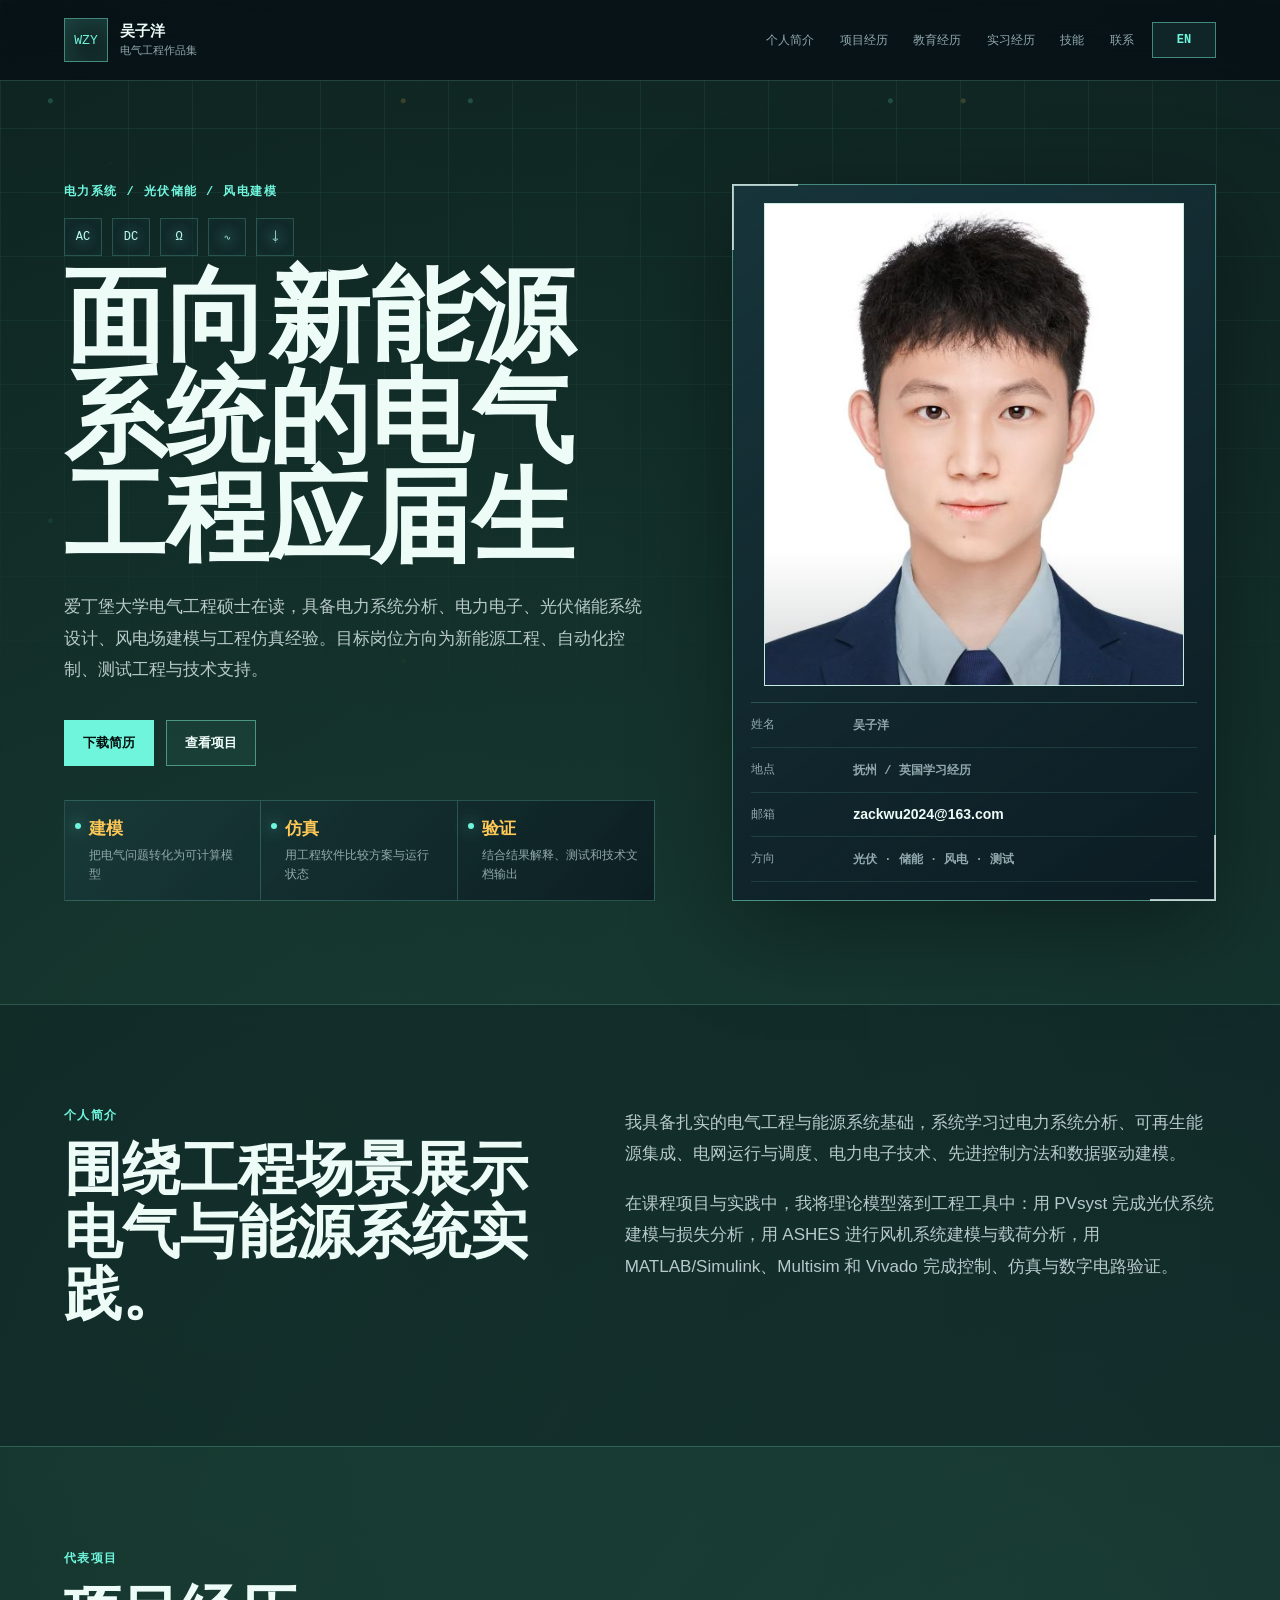
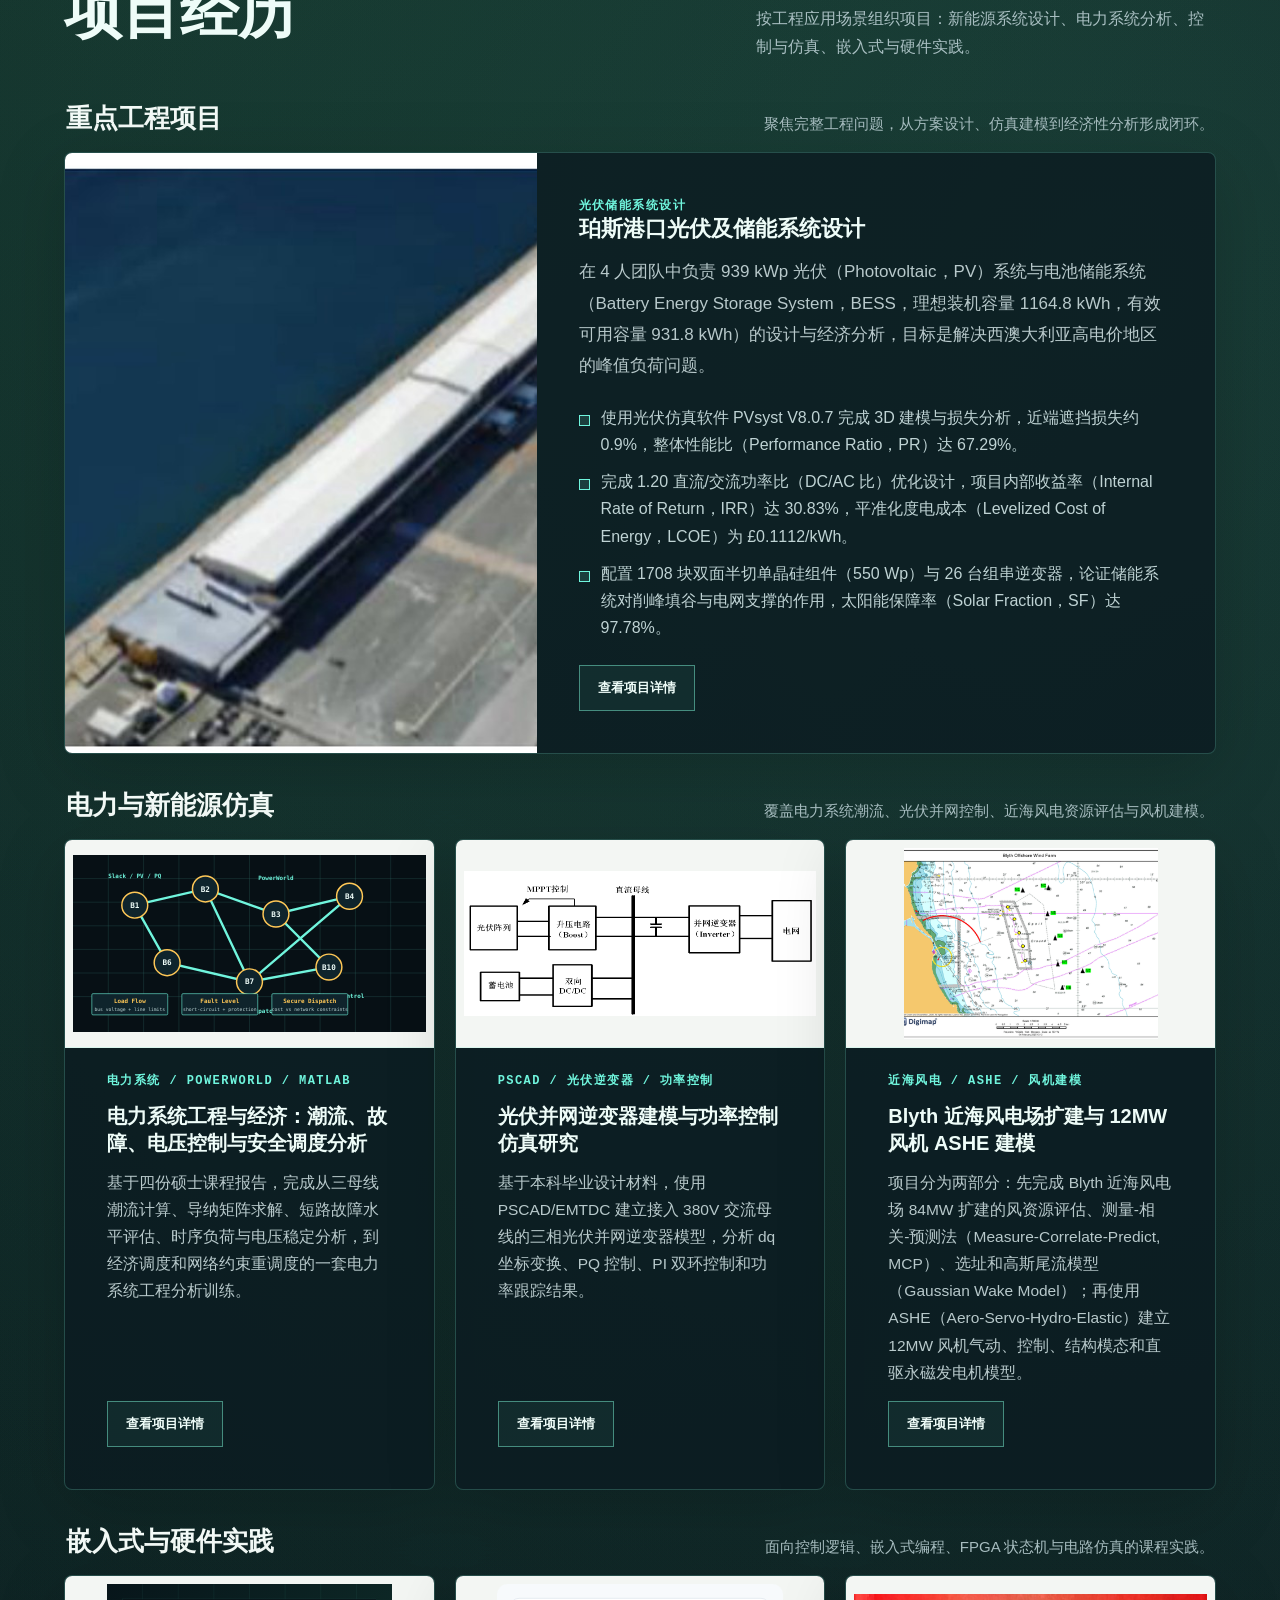
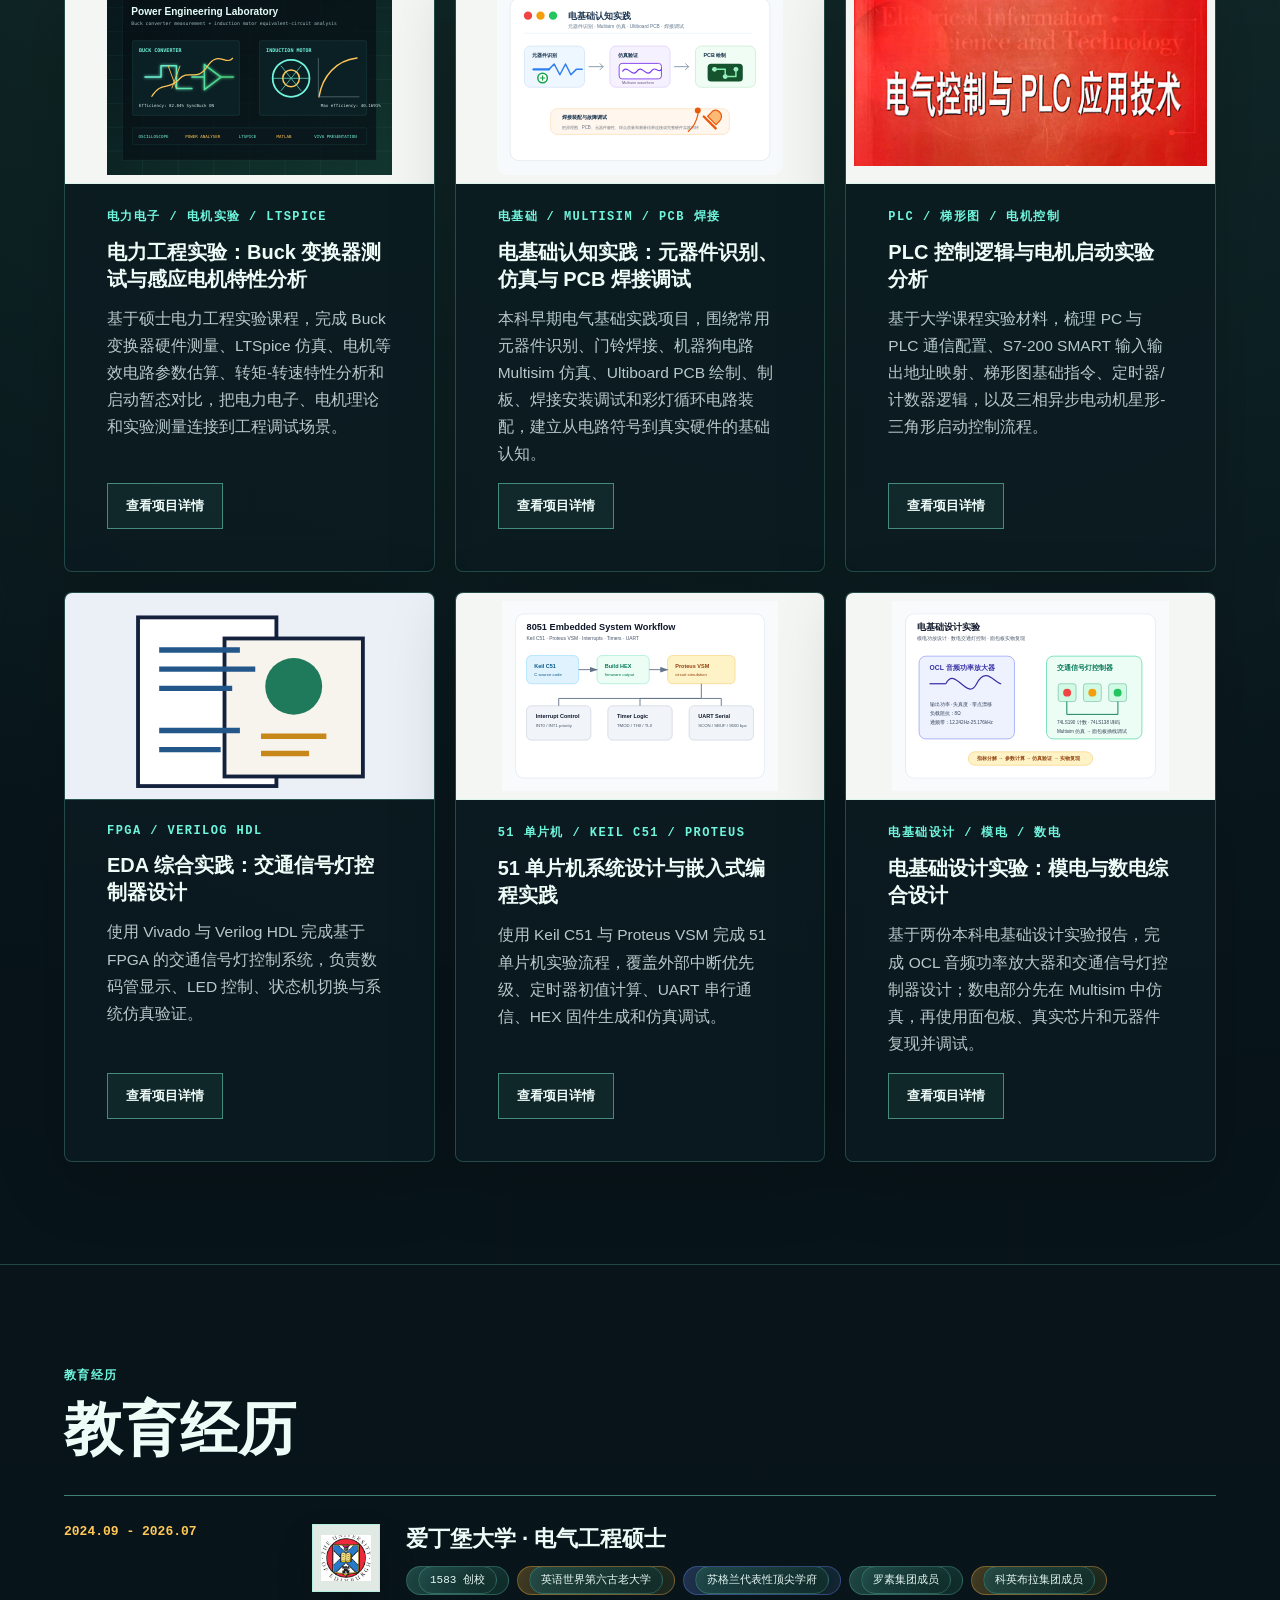
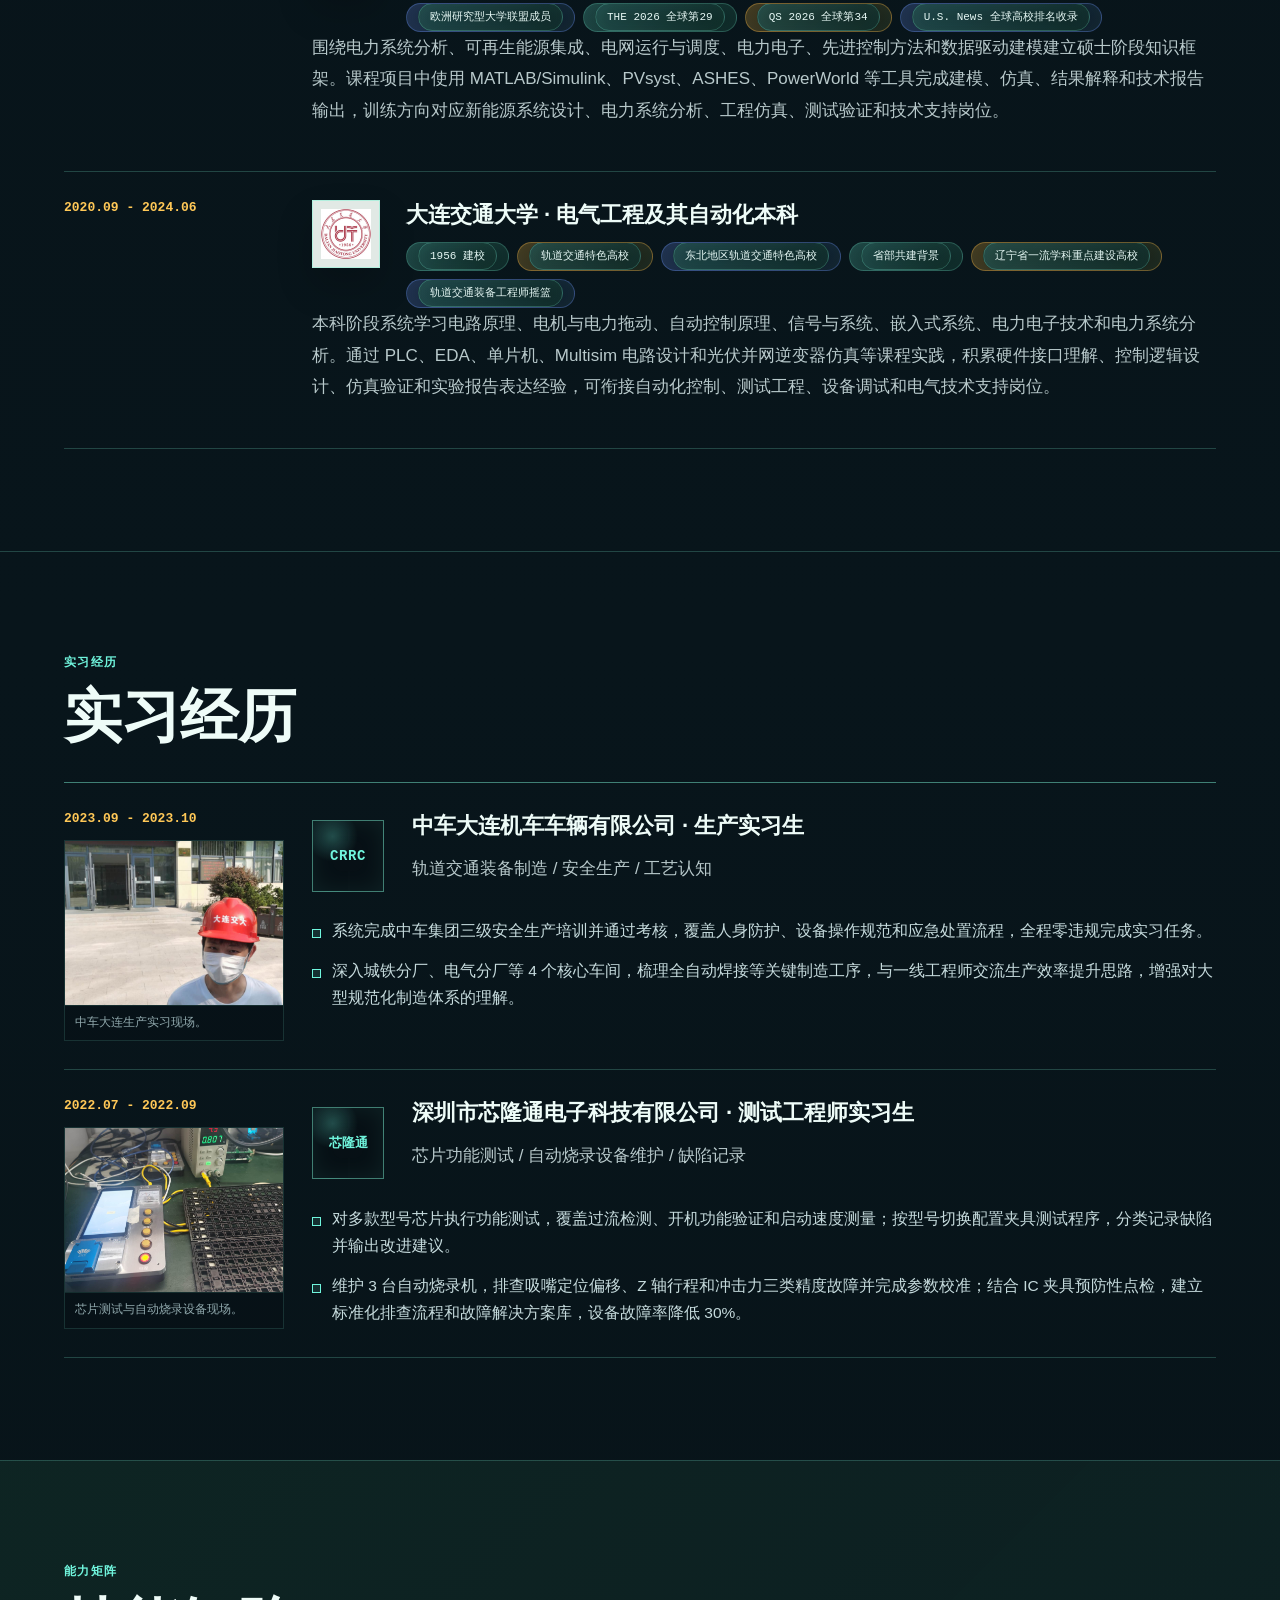
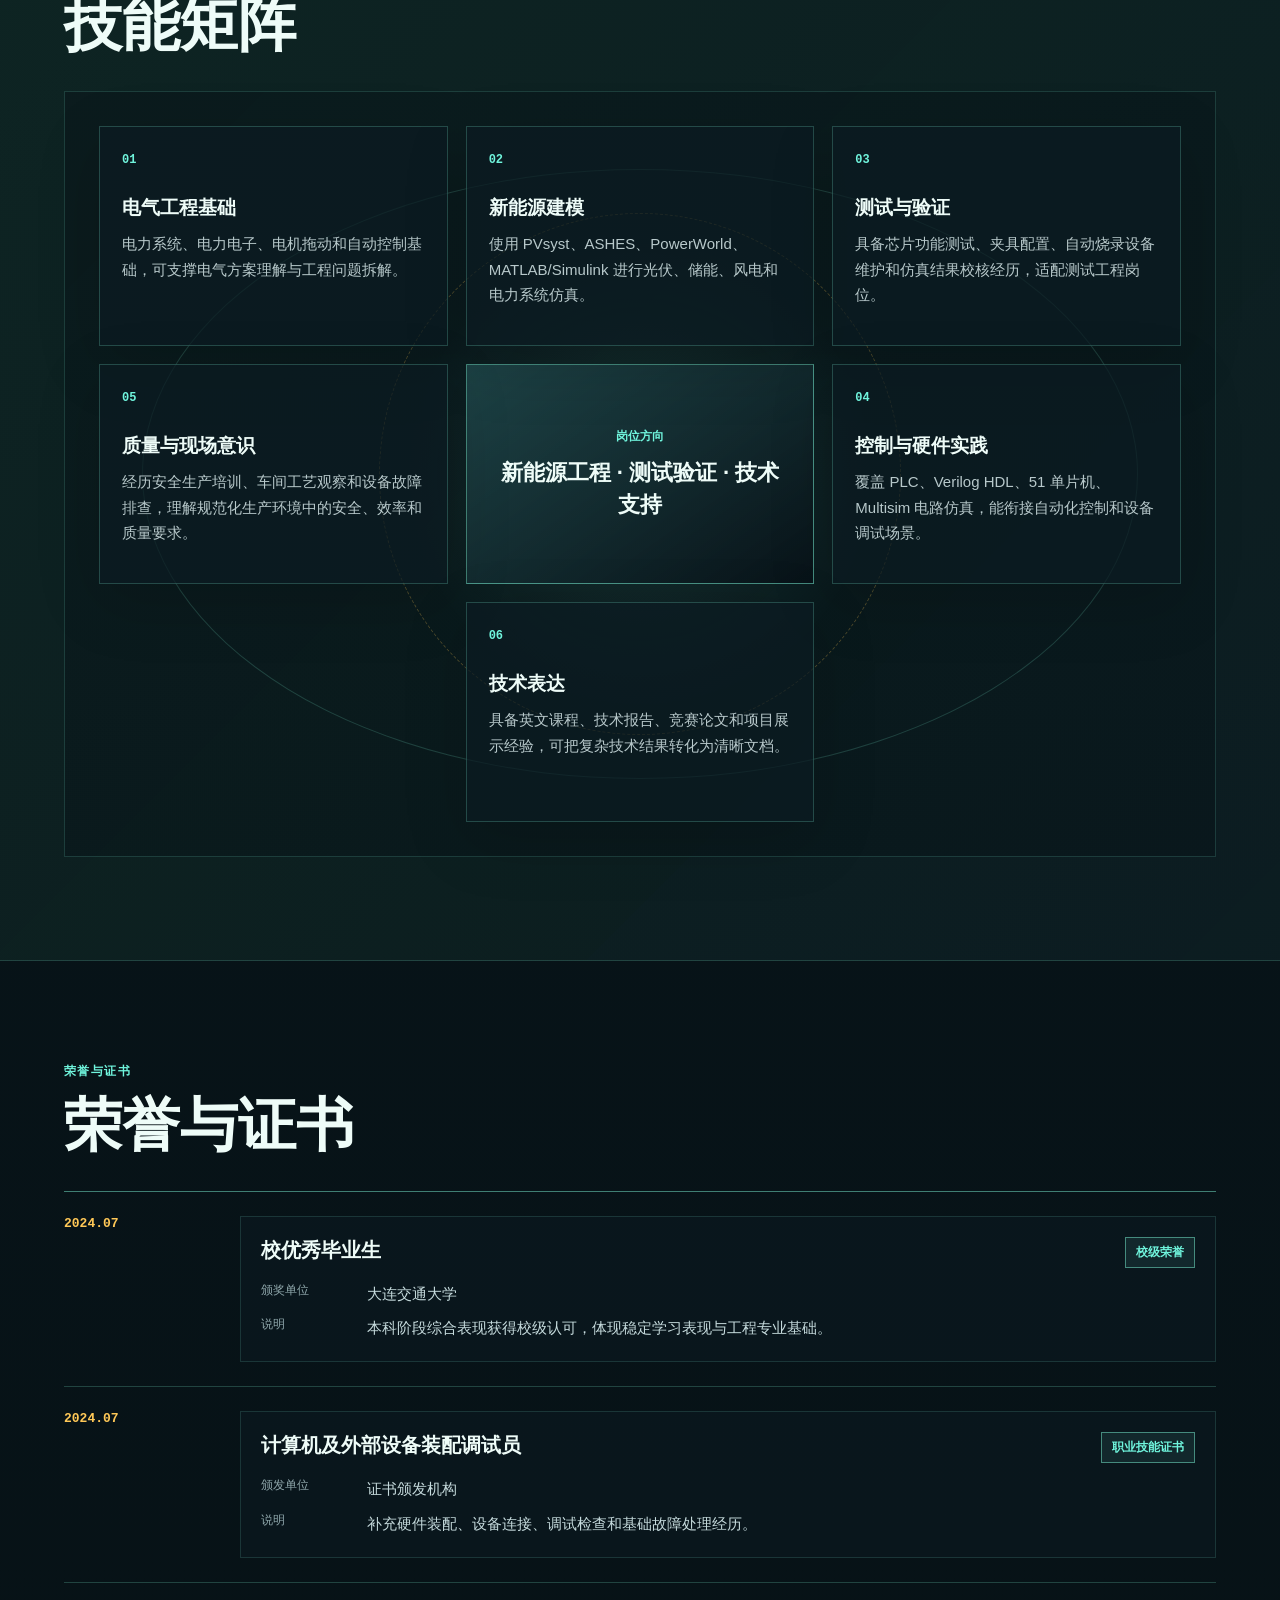
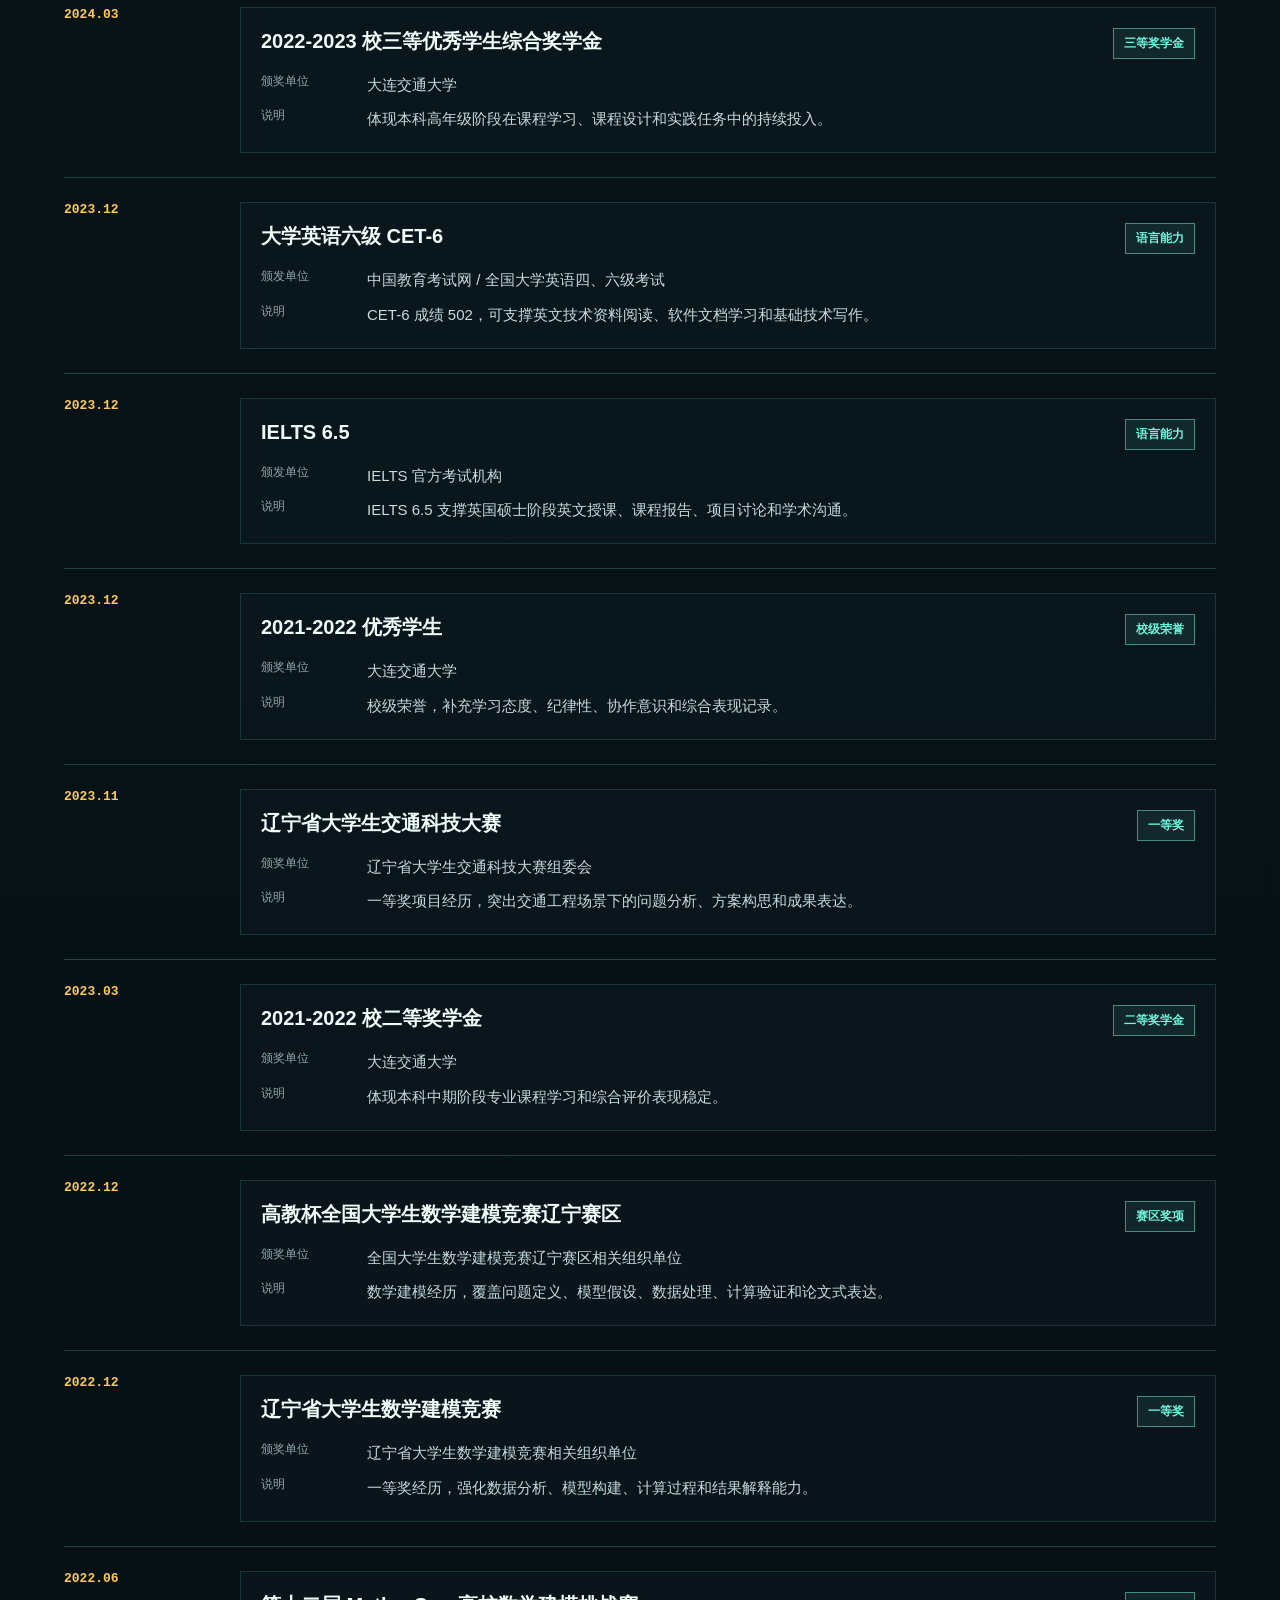
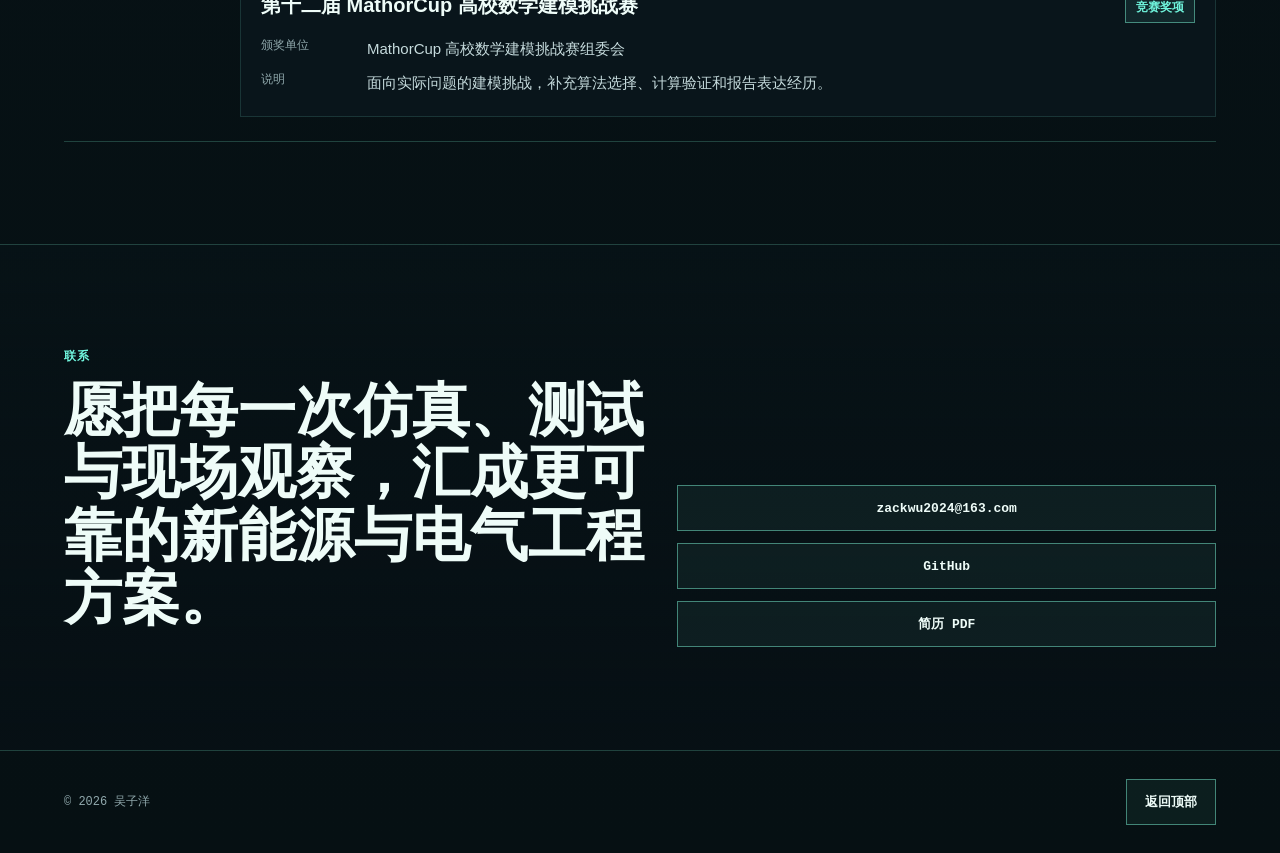
<file: index.html>
<!doctype html>
<html lang="zh-CN">
  <head>
    <meta charset="UTF-8" />
    <meta name="viewport" content="width=device-width, initial-scale=1.0" />
    <meta
      name="description"
      content="吴子洋个人求职网站，展示电气工程、新能源系统、光伏储能、风电建模和工程实践经历。"
    />
    <title>吴子洋 | Electrical Engineering Portfolio</title>
    <link rel="stylesheet" href="./styles.css" />
  </head>
  <body data-lang="zh" class="home-page">
    <div class="page-grid" aria-hidden="true"></div>

    <header class="site-header">
      <a class="brand" href="#top" aria-label="返回首页">
        <span class="brand-mark">WZY</span>
        <span>
          <strong>吴子洋</strong>
          <small><span class="lang lang-zh">电气工程作品集</span><span class="lang lang-en">Electrical Engineering Portfolio</span></small>
        </span>
      </a>

      <div class="header-actions">
        <nav class="nav" aria-label="主导航">
          <a href="#profile"><span class="lang lang-zh">个人简介</span><span class="lang lang-en">Profile</span></a>
          <a href="#projects"><span class="lang lang-zh">项目经历</span><span class="lang lang-en">Projects</span></a>
          <a href="#education"><span class="lang lang-zh">教育经历</span><span class="lang lang-en">Education</span></a>
          <a href="#experience"><span class="lang lang-zh">实习经历</span><span class="lang lang-en">Experience</span></a>
          <a href="#skills"><span class="lang lang-zh">技能</span><span class="lang lang-en">Skills</span></a>
          <a href="#contact"><span class="lang lang-zh">联系</span><span class="lang lang-en">Contact</span></a>
        </nav>
        <button class="language-toggle" type="button" aria-label="Switch language">
          <span data-lang-label="zh">EN</span>
          <span data-lang-label="en">中文</span>
        </button>
      </div>
    </header>

    <main id="top">
      <section class="hero">
        <div class="hero-copy">
          <p class="eyebrow"><span class="lang lang-zh">电力系统 / 光伏储能 / 风电建模</span><span class="lang lang-en">POWER SYSTEMS / PV-BESS / WIND MODELLING</span></p>
          <div class="electric-symbols" aria-hidden="true">
            <span>AC</span>
            <span>DC</span>
            <span>Ω</span>
            <span>∿</span>
            <span>⏚</span>
          </div>
          <h1>
            <span class="lang lang-zh">面向新能源系统的电气工程应届生</span>
            <span class="lang lang-en">Electrical engineering graduate focused on renewable energy systems</span>
          </h1>
          <p class="hero-lead">
            <span class="lang lang-zh">
              爱丁堡大学电气工程硕士在读，具备电力系统分析、电力电子、光伏储能系统设计、风电场建模与工程仿真经验。目标岗位方向为新能源工程、自动化控制、测试工程与技术支持。
            </span>
            <span class="lang lang-en">
              MSc Electrical Engineering candidate at the University of Edinburgh, with project experience in power system analysis, power electronics, PV-BESS design, wind farm modelling and engineering simulation. Target roles include renewable energy engineering, automation control, testing engineering and technical support.
            </span>
          </p>

          <div class="hero-actions">
            <a class="button primary" href="./assets/wu-ziyang-resume.pdf">
              <span class="lang lang-zh">下载简历</span>
              <span class="lang lang-en">Download CV</span>
            </a>
            <a class="button secondary" href="#projects">
              <span class="lang lang-zh">查看项目</span>
              <span class="lang lang-en">View Projects</span>
            </a>
          </div>

          <div class="hero-path" aria-label="核心能力路径">
            <span>
              <strong><span class="lang lang-zh">建模</span><span class="lang lang-en">Model</span></strong>
              <span class="lang lang-zh">把电气问题转化为可计算模型</span>
              <span class="lang lang-en">Turn engineering problems into computable models</span>
            </span>
            <span>
              <strong><span class="lang lang-zh">仿真</span><span class="lang lang-en">Simulate</span></strong>
              <span class="lang lang-zh">用工程软件比较方案与运行状态</span>
              <span class="lang lang-en">Compare scenarios and operating conditions</span>
            </span>
            <span>
              <strong><span class="lang lang-zh">验证</span><span class="lang lang-en">Validate</span></strong>
              <span class="lang lang-zh">结合结果解释、测试和技术文档输出</span>
              <span class="lang lang-en">Interpret results through testing and reporting</span>
            </span>
          </div>
        </div>

        <aside class="hero-console" aria-label="个人概览">
          <div class="portrait-frame">
            <img src="./assets/projects/28.jpg" alt="吴子洋证件照" />
          </div>
          <div class="console-data">
            <div>
              <span><span class="lang lang-zh">姓名</span><span class="lang lang-en">Name</span></span>
              <strong><span class="lang lang-zh">吴子洋</span><span class="lang lang-en">Wu Ziyang</span></strong>
            </div>
            <div>
              <span><span class="lang lang-zh">地点</span><span class="lang lang-en">Location</span></span>
              <strong>
                <span class="lang lang-zh">抚州 / 英国学习经历</span>
                <span class="lang lang-en">Fuzhou / UK study experience</span>
              </strong>
            </div>
            <div>
              <span><span class="lang lang-zh">邮箱</span><span class="lang lang-en">Email</span></span>
              <strong>zackwu2024@163.com</strong>
            </div>
            <div>
              <span><span class="lang lang-zh">方向</span><span class="lang lang-en">Focus</span></span>
              <strong><span class="lang lang-zh">光伏 · 储能 · 风电 · 测试</span><span class="lang lang-en">PV · BESS · Wind · Testing</span></strong>
            </div>
          </div>
        </aside>
      </section>

      <section id="profile" class="section split-section">
        <div>
          <p class="section-kicker"><span class="lang lang-zh">个人简介</span><span class="lang lang-en">Profile</span></p>
          <h2>
            <span class="lang lang-zh">围绕工程场景展示电气与能源系统实践。</span>
            <span class="lang lang-en">Capabilities framed through engineering problems, not just coursework.</span>
          </h2>
        </div>
        <div class="body-copy">
          <p>
            <span class="lang lang-zh">
              我具备扎实的电气工程与能源系统基础，系统学习过电力系统分析、可再生能源集成、电网运行与调度、电力电子技术、先进控制方法和数据驱动建模。
            </span>
            <span class="lang lang-en">
              I have a solid foundation in electrical engineering and energy systems, with coursework in power system analysis, renewable energy integration, grid operation and dispatch, power electronics, advanced control and data-driven modelling.
            </span>
          </p>
          <p>
            <span class="lang lang-zh">
              在课程项目与实践中，我将理论模型落到工程工具中：用 PVsyst 完成光伏系统建模与损失分析，用 ASHES 进行风机系统建模与载荷分析，用 MATLAB/Simulink、Multisim 和 Vivado 完成控制、仿真与数字电路验证。
            </span>
            <span class="lang lang-en">
              In academic and practical projects, I turned theory into engineering workflows: PV modelling and loss analysis with PVsyst, wind turbine modelling and load analysis with ASHES, and control, simulation and digital logic validation with MATLAB/Simulink, Multisim and Vivado.
            </span>
          </p>
        </div>
      </section>

      <section id="projects" class="section">
        <div class="section-heading section-heading-split">
          <div>
            <p class="section-kicker"><span class="lang lang-zh">代表项目</span><span class="lang lang-en">Selected Projects</span></p>
            <h2>
              <span class="lang lang-zh">项目经历</span>
              <span class="lang lang-en">Project Experience</span>
            </h2>
          </div>
          <p class="section-summary">
            <span class="lang lang-zh">按工程应用场景组织项目：新能源系统设计、电力系统分析、控制与仿真、嵌入式与硬件实践。</span>
            <span class="lang lang-en">Projects organised by engineering context: renewable system design, power-system analysis, control simulation, embedded systems and hardware practice.</span>
          </p>
        </div>

        <div class="project-stack">
          <section class="project-group">
            <div class="project-group-head">
              <h3>
                <span class="lang lang-zh">重点工程项目</span>
                <span class="lang lang-en">Featured Engineering Project</span>
              </h3>
              <p>
                <span class="lang lang-zh">聚焦完整工程问题，从方案设计、仿真建模到经济性分析形成闭环。</span>
                <span class="lang lang-en">A complete engineering case from system design and simulation modelling to economic analysis.</span>
              </p>
            </div>

            <article class="project-feature">
              <img src="./assets/projects/pvbess-card-01-harbour-site-thumbnail.jpg" alt="弗里曼特尔港口屋顶光伏项目场地照片" />
              <div class="project-content">
              <span class="tag">
                <span class="lang lang-zh">光伏储能系统设计</span>
                <span class="lang lang-en">PV + BESS / System Design</span>
              </span>
              <h3>
                <span class="lang lang-zh">珀斯港口光伏及储能系统设计</span>
                <span class="lang lang-en">PV and Battery Energy Storage System Design for Perth Harbour</span>
              </h3>
              <p>
                <span class="lang lang-zh">
                  在 4 人团队中负责 939 kWp 光伏（Photovoltaic，PV）系统与电池储能系统（Battery Energy Storage System，BESS，理想装机容量 1164.8 kWh，有效可用容量 931.8 kWh）的设计与经济分析，目标是解决西澳大利亚高电价地区的峰值负荷问题。
                </span>
                <span class="lang lang-en">
                  In a four-person team, I contributed to the design and economic analysis of a 939 kWp PV system with a 1164.8 kWh nominal BESS (931.8 kWh usable capacity), targeting peak-load challenges in a high-electricity-price area of Western Australia.
                </span>
              </p>
              <ul class="metric-list">
                <li>
                  <span class="lang lang-zh">使用光伏仿真软件 PVsyst V8.0.7 完成 3D 建模与损失分析，近端遮挡损失约 0.9%，整体性能比（Performance Ratio，PR）达 67.29%。</span>
                  <span class="lang lang-en">Used PVsyst V8.0.7 for 3D modelling and loss analysis; near-shading loss ~0.9%, overall Performance Ratio (PR) 67.29%.</span>
                </li>
                <li>
                  <span class="lang lang-zh">完成 1.20 直流/交流功率比（DC/AC 比）优化设计，项目内部收益率（Internal Rate of Return，IRR）达 30.83%，平准化度电成本（Levelized Cost of Energy，LCOE）为 £0.1112/kWh。</span>
                  <span class="lang lang-en">Optimised the DC/AC ratio to 1.20; project IRR reached 30.83% and LCOE was calculated at £0.1112/kWh.</span>
                </li>
                <li>
                  <span class="lang lang-zh">配置 1708 块双面半切单晶硅组件（550 Wp）与 26 台组串逆变器，论证储能系统对削峰填谷与电网支撑的作用，太阳能保障率（Solar Fraction，SF）达 97.78%。</span>
                  <span class="lang lang-en">Configured 1708 bifacial half-cell mono modules (550 Wp each) and 26 string inverters; demonstrated BESS value for peak shaving and grid support, achieving a Solar Fraction (SF) of 97.78%.</span>
                </li>
              </ul>
              <a class="case-link" href="./projects/pv-bess-perth-harbour.html">
                <span class="lang lang-zh">查看项目详情</span>
                <span class="lang lang-en">View project details</span>
              </a>
              </div>
            </article>
          </section>

          <section class="project-group">
            <div class="project-group-head">
              <h3>
                <span class="lang lang-zh">电力与新能源仿真</span>
                <span class="lang lang-en">Power and Renewable Energy Simulation</span>
              </h3>
              <p>
                <span class="lang lang-zh">覆盖电力系统潮流、光伏并网控制、近海风电资源评估与风机建模。</span>
                <span class="lang lang-en">Power-flow analysis, PV grid-connection control, offshore wind assessment and turbine modelling.</span>
              </p>
            </div>

            <div class="project-grid">
              <article class="project-card">
              <img class="project-card-media-contain" src="./assets/projects/power-card-01-grid-analysis-thumbnail.svg" alt="电力系统潮流、故障、电压控制与经济调度分析示意图" />
              <span class="tag"><span class="lang lang-zh">电力系统 / PowerWorld / MATLAB</span><span class="lang lang-en">Power Systems / PowerWorld / MATLAB</span></span>
              <h3>
                <span class="lang lang-zh">电力系统工程与经济：潮流、故障、电压控制与安全调度分析</span>
                <span class="lang lang-en">Power Systems Engineering and Economics: Load Flow, Fault, Voltage Control and Secure Dispatch</span>
              </h3>
              <p>
                <span class="lang lang-zh">
                  基于四份硕士课程报告，完成从三母线潮流计算、导纳矩阵求解、短路故障水平评估、时序负荷与电压稳定分析，到经济调度和网络约束重调度的一套电力系统工程分析训练。
                </span>
                <span class="lang lang-en">
                  Consolidated four MSc coursework reports into a power-system analysis portfolio covering three-bus load flow, admittance-matrix solving, fault-level study, time-varying load and voltage stability, economic dispatch and network-constrained redispatch.
                </span>
              </p>
              <a class="case-link" href="./projects/power-systems-engineering-economics.html">
                <span class="lang lang-zh">查看项目详情</span>
                <span class="lang lang-en">View project details</span>
              </a>
            </article>

            <article class="project-card">
              <img class="project-card-media-contain" src="./assets/projects/pvinverter-card-01-system-workflow.png" alt="光伏并网逆变器系统结构与控制流程图" />
              <span class="tag"><span class="lang lang-zh">PSCAD / 光伏逆变器 / 功率控制</span><span class="lang lang-en">PSCAD / PV Inverter / Power Control</span></span>
              <h3>
                <span class="lang lang-zh">光伏并网逆变器建模与功率控制仿真研究</span>
                <span class="lang lang-en">Grid-Connected PV Inverter Modelling and Power Control Simulation</span>
              </h3>
              <p>
                <span class="lang lang-zh">
                  基于本科毕业设计材料，使用 PSCAD/EMTDC 建立接入 380V 交流母线的三相光伏并网逆变器模型，分析 dq 坐标变换、PQ 控制、PI 双环控制和功率跟踪结果。
                </span>
                <span class="lang lang-en">
                  Built an academic PSCAD/EMTDC simulation project for a three-phase grid-connected PV inverter connected to a 380V AC bus, covering dq transformation, PQ control, PI double-loop control and power-tracking response.
                </span>
              </p>
              <a class="case-link" href="./projects/grid-connected-pv-inverter-control.html">
                <span class="lang lang-zh">查看项目详情</span>
                <span class="lang lang-en">View project details</span>
              </a>
            </article>

            <article class="project-card">
              <img class="project-card-media-contain" src="./assets/projects/wind-card-01-blyth-layout-thumbnail.png" alt="Blyth 近海风电场扩建布置图" />
              <span class="tag"><span class="lang lang-zh">近海风电 / ASHE / 风机建模</span><span class="lang lang-en">Offshore Wind / ASHE / Turbine Modelling</span></span>
              <h3>
                <span class="lang lang-zh">Blyth 近海风电场扩建与 12MW 风机 ASHE 建模</span>
                <span class="lang lang-en">Blyth Offshore Wind Extension and 12MW ASHE Turbine Model</span>
              </h3>
              <p>
                <span class="lang lang-zh">
                  项目分为两部分：先完成 Blyth 近海风电场 84MW 扩建的风资源评估、测量-相关-预测法（Measure-Correlate-Predict, MCP）、选址和高斯尾流模型（Gaussian Wake Model）；再使用 ASHE（Aero-Servo-Hydro-Elastic）建立 12MW 风机气动、控制、结构模态和直驱永磁发电机模型。
                </span>
                <span class="lang lang-en">
                  Built a two-part project: first an 84MW Blyth offshore extension with MCP wind-resource assessment, site selection and Gaussian wake modelling; then a 12MW ASHE aero-servo-hydro-elastic turbine model covering aerodynamics, pitch control, structural modes and a direct-drive PMG.
                </span>
              </p>
              <a class="case-link" href="./projects/blyth-offshore-wind-farm-extension.html">
                <span class="lang lang-zh">查看项目详情</span>
                <span class="lang lang-en">View project details</span>
              </a>
            </article>
            </div>
          </section>

          <section class="project-group">
            <div class="project-group-head">
              <h3>
                <span class="lang lang-zh">嵌入式与硬件实践</span>
                <span class="lang lang-en">Embedded Systems and Hardware Practice</span>
              </h3>
              <p>
                <span class="lang lang-zh">面向控制逻辑、嵌入式编程、FPGA 状态机与电路仿真的课程实践。</span>
                <span class="lang lang-en">Coursework practice in control logic, embedded programming, FPGA state machines and circuit simulation.</span>
              </p>
            </div>

            <div class="project-grid">
              <article class="project-card">
                <img class="project-card-media-contain" src="./assets/projects/power-lab-card-01-buck-motor.svg" alt="Buck 变换器、电机测试和实验测量流程示意图" />
                <span class="tag"><span class="lang lang-zh">电力电子 / 电机实验 / LTSpice</span><span class="lang lang-en">Power Electronics / Machines / LTSpice</span></span>
                <h3>
                  <span class="lang lang-zh">电力工程实验：Buck 变换器测试与感应电机特性分析</span>
                  <span class="lang lang-en">Power Engineering Laboratory: Buck Converter Testing and Induction Motor Analysis</span>
                </h3>
                <p>
                  <span class="lang lang-zh">
                    基于硕士电力工程实验课程，完成 Buck 变换器硬件测量、LTSpice 仿真、电机等效电路参数估算、转矩-转速特性分析和启动暂态对比，把电力电子、电机理论和实验测量连接到工程调试场景。
                  </span>
                  <span class="lang lang-en">
                    Completed a postgraduate power engineering laboratory project covering buck-converter hardware measurement, LTSpice simulation, induction-motor equivalent-circuit estimation, torque-speed analysis and start-up transient comparison.
                  </span>
                </p>
                <a class="case-link" href="./projects/power-engineering-laboratory.html">
                  <span class="lang lang-zh">查看项目详情</span>
                  <span class="lang lang-en">View project details</span>
                </a>
              </article>

              <article class="project-card">
                <img class="project-card-media-contain" src="./assets/projects/electrical-foundation-card-01-components-pcb.svg" alt="电基础认知实践中的元器件识别、Multisim 仿真、PCB 绘制和焊接调试流程示意图" />
                <span class="tag"><span class="lang lang-zh">电基础 / Multisim / PCB 焊接</span><span class="lang lang-en">Electrical Foundation / Multisim / PCB Soldering</span></span>
                <h3>
                  <span class="lang lang-zh">电基础认知实践：元器件识别、仿真与 PCB 焊接调试</span>
                  <span class="lang lang-en">Electrical Foundation Practice: Components, Simulation and PCB Debugging</span>
                </h3>
                <p>
                  <span class="lang lang-zh">
                    本科早期电气基础实践项目，围绕常用元器件识别、门铃焊接、机器狗电路 Multisim 仿真、Ultiboard PCB 绘制、制板、焊接安装调试和彩灯循环电路装配，建立从电路符号到真实硬件的基础认知。
                  </span>
                  <span class="lang lang-en">
                    Completed an early undergraduate electrical foundation project covering component recognition, soldering, Multisim circuit simulation, Ultiboard PCB layout, board making, assembly debugging and cyclic light-circuit construction.
                  </span>
                </p>
                <a class="case-link" href="./projects/electrical-foundation-practice.html">
                  <span class="lang lang-zh">查看项目详情</span>
                  <span class="lang lang-en">View project details</span>
                </a>
              </article>

              <article class="project-card">
              <img class="project-card-media-contain" src="./assets/projects/plc-card-01-training-unit-thumbnail.png" alt="PLC 实验箱和以太网接口示意图" />
              <span class="tag"><span class="lang lang-zh">PLC / 梯形图 / 电机控制</span><span class="lang lang-en">PLC / Ladder Logic / Motor Control</span></span>
              <h3>
                <span class="lang lang-zh">PLC 控制逻辑与电机启动实验分析</span>
                <span class="lang lang-en">PLC Control Logic and Motor Starting Laboratory Analysis</span>
              </h3>
              <p>
                <span class="lang lang-zh">
                  基于大学课程实验材料，梳理 PC 与 PLC 通信配置、S7-200 SMART 输入输出地址映射、梯形图基础指令、定时器/计数器逻辑，以及三相异步电动机星形-三角形启动控制流程。
                </span>
                <span class="lang lang-en">
                  Structured an academic PLC laboratory project covering PC-PLC communication, S7-200 SMART I/O mapping, ladder logic, timer/counter instructions and star-delta motor starting control.
                </span>
              </p>
              <a class="case-link" href="./projects/plc-control-logic-motor-starting.html">
                <span class="lang lang-zh">查看项目详情</span>
                <span class="lang lang-en">View project details</span>
              </a>
            </article>

            <article class="project-card">
              <img src="./assets/projects/eda-card-01-traffic-light-controller.svg" alt="EDA 实践示意图" />
              <span class="tag"><span class="lang lang-zh">FPGA / Verilog HDL</span><span class="lang lang-en">FPGA / Verilog HDL</span></span>
              <h3>
                <span class="lang lang-zh">EDA 综合实践：交通信号灯控制器设计</span>
                <span class="lang lang-en">EDA Practice: Traffic Light Controller Design</span>
              </h3>
              <p>
                <span class="lang lang-zh">
                  使用 Vivado 与 Verilog HDL 完成基于 FPGA 的交通信号灯控制系统，负责数码管显示、LED 控制、状态机切换与系统仿真验证。
                </span>
                <span class="lang lang-en">
                  Built an FPGA-based traffic light controller with Vivado and Verilog HDL, covering seven-segment display logic, LED control, state-machine switching and simulation validation.
                </span>
              </p>
              <a class="case-link" href="./projects/eda-fpga-traffic-light-controller.html">
                <span class="lang lang-zh">查看项目详情</span>
                <span class="lang lang-en">View project details</span>
              </a>
            </article>

            <article class="project-card">
              <img class="project-card-media-contain" src="./assets/projects/mcu-card-01-8051-workflow.svg" alt="51 单片机嵌入式开发流程示意图" />
              <span class="tag"><span class="lang lang-zh">51 单片机 / Keil C51 / Proteus</span><span class="lang lang-en">8051 / Keil C51 / Proteus</span></span>
              <h3>
                <span class="lang lang-zh">51 单片机系统设计与嵌入式编程实践</span>
                <span class="lang lang-en">8051 Microcontroller System Design and Embedded C Practice</span>
              </h3>
              <p>
                <span class="lang lang-zh">
                  使用 Keil C51 与 Proteus VSM 完成 51 单片机实验流程，覆盖外部中断优先级、定时器初值计算、UART 串行通信、HEX 固件生成和仿真调试。
                </span>
                <span class="lang lang-en">
                  Built an 8051 microcontroller laboratory workflow with Keil C51 and Proteus VSM, covering external interrupts, timer preload calculation, UART communication, HEX generation and simulation debugging.
                </span>
              </p>
              <a class="case-link" href="./projects/mcu-8051-embedded-system-practice.html">
                <span class="lang lang-zh">查看项目详情</span>
                <span class="lang lang-en">View project details</span>
              </a>
            </article>

            <article class="project-card">
              <img class="project-card-media-contain" src="./assets/projects/circuit-card-01-multisim-systems.svg" alt="电基础设计实验中的 OCL 功率放大器和交通信号灯控制器仿真示意图" />
              <span class="tag"><span class="lang lang-zh">电基础设计 / 模电 / 数电</span><span class="lang lang-en">Circuit Design / Analogue / Digital</span></span>
              <h3>
                <span class="lang lang-zh">电基础设计实验：模电与数电综合设计</span>
                <span class="lang lang-en">Electrical Foundation Design Lab: Analogue and Digital Circuit Design</span>
              </h3>
              <p>
                <span class="lang lang-zh">
                  基于两份本科电基础设计实验报告，完成 OCL 音频功率放大器和交通信号灯控制器设计；数电部分先在 Multisim 中仿真，再使用面包板、真实芯片和元器件复现并调试。
                </span>
                <span class="lang lang-en">
                  Completed two undergraduate circuit design reports covering an OCL audio amplifier and a traffic signal controller, with digital logic first simulated in Multisim and then reproduced on a breadboard using real chips and components.
                </span>
              </p>
              <a class="case-link" href="./projects/multisim-electronic-circuit-design-practice.html">
                <span class="lang lang-zh">查看项目详情</span>
                <span class="lang lang-en">View project details</span>
              </a>
            </article>
          </div>
          </section>
        </div>

      </section>

      <section id="education" class="section">
        <div class="section-heading">
          <p class="section-kicker"><span class="lang lang-zh">教育经历</span><span class="lang lang-en">Education</span></p>
          <h2>
            <span class="lang lang-zh">教育经历</span>
            <span class="lang lang-en">Education</span>
          </h2>
        </div>

        <div class="timeline">
          <article class="timeline-item">
            <time>2024.09 - 2026.07</time>
            <div>
              <div class="education-head">
                <img src="./assets/projects/uoe.png" alt="爱丁堡大学校徽" />
                <div>
                  <h3>
                    <span class="lang lang-zh">爱丁堡大学 · 电气工程硕士</span>
                    <span class="lang lang-en">University of Edinburgh · MSc Electrical Engineering</span>
                  </h3>
                  <div class="education-tags" aria-label="学校标签">
                    <span><span class="lang lang-zh">1583 创校</span><span class="lang lang-en">Founded in 1583</span></span>
                    <span><span class="lang lang-zh">英语世界第六古老大学</span><span class="lang lang-en">Sixth oldest in the English-speaking world</span></span>
                    <span><span class="lang lang-zh">苏格兰代表性顶尖学府</span><span class="lang lang-en">Leading Scottish research university</span></span>
                    <span><span class="lang lang-zh">罗素集团成员</span><span class="lang lang-en">Russell Group member</span></span>
                    <span><span class="lang lang-zh">科英布拉集团成员</span><span class="lang lang-en">Coimbra Group member</span></span>
                    <span><span class="lang lang-zh">欧洲研究型大学联盟成员</span><span class="lang lang-en">LERU member</span></span>
                    <span><span class="lang lang-zh">THE 2026 全球第29</span><span class="lang lang-en">THE 2026 World #29</span></span>
                    <span><span class="lang lang-zh">QS 2026 全球第34</span><span class="lang lang-en">QS 2026 World #34</span></span>
                    <span><span class="lang lang-zh">U.S. News 全球高校排名收录</span><span class="lang lang-en">Listed in U.S. News Best Global Universities</span></span>
                  </div>
                </div>
              </div>
              <p>
                <span class="lang lang-zh">
                  围绕电力系统分析、可再生能源集成、电网运行与调度、电力电子、先进控制方法和数据驱动建模建立硕士阶段知识框架。课程项目中使用 MATLAB/Simulink、PVsyst、ASHES、PowerWorld 等工具完成建模、仿真、结果解释和技术报告输出，训练方向对应新能源系统设计、电力系统分析、工程仿真、测试验证和技术支持岗位。
                </span>
                <span class="lang lang-en">
                  Built postgraduate knowledge across power system analysis, renewable energy integration, grid operation and dispatch, power electronics, advanced control and data-driven modelling. Coursework projects used MATLAB/Simulink, PVsyst, ASHES and PowerWorld for modelling, simulation, result interpretation and technical reporting, aligning with renewable energy, power-system analysis, engineering simulation, testing and technical-support roles.
                </span>
              </p>
            </div>
          </article>
          <article class="timeline-item">
            <time>2020.09 - 2024.06</time>
            <div>
              <div class="education-head">
                <img src="./assets/projects/djtu.png" alt="大连交通大学校徽" />
                <div>
                  <h3>
                    <span class="lang lang-zh">大连交通大学 · 电气工程及其自动化本科</span>
                    <span class="lang lang-en">Dalian Jiaotong University · BEng Electrical Engineering and Automation</span>
                  </h3>
                  <div class="education-tags" aria-label="学校标签">
                    <span><span class="lang lang-zh">1956 建校</span><span class="lang lang-en">Founded in 1956</span></span>
                    <span><span class="lang lang-zh">轨道交通特色高校</span><span class="lang lang-en">Rail-transit-focused university</span></span>
                    <span><span class="lang lang-zh">东北地区轨道交通特色高校</span><span class="lang lang-en">Rail-transit-focused university in Northeast China</span></span>
                    <span><span class="lang lang-zh">省部共建背景</span><span class="lang lang-en">Provincial and former railway-ministry background</span></span>
                    <span><span class="lang lang-zh">辽宁省一流学科重点建设高校</span><span class="lang lang-en">Liaoning key discipline development university</span></span>
                    <span><span class="lang lang-zh">轨道交通装备工程师摇篮</span><span class="lang lang-en">Rail-transit equipment engineering tradition</span></span>
                  </div>
                </div>
              </div>
              <p>
                <span class="lang lang-zh">
                  本科阶段系统学习电路原理、电机与电力拖动、自动控制原理、信号与系统、嵌入式系统、电力电子技术和电力系统分析。通过 PLC、EDA、单片机、Multisim 电路设计和光伏并网逆变器仿真等课程实践，积累硬件接口理解、控制逻辑设计、仿真验证和实验报告表达经验，可衔接自动化控制、测试工程、设备调试和电气技术支持岗位。
                </span>
                <span class="lang lang-en">
                  Built undergraduate foundations in circuit theory, electrical machines and drives, automatic control, signals and systems, embedded systems, power electronics and power system analysis. Coursework practice in PLC, EDA, 8051 microcontrollers, Multisim circuit design and PV-inverter simulation developed hardware-interface understanding, control-logic design, simulation validation and technical reporting for automation, testing, commissioning and electrical technical-support roles.
                </span>
              </p>
            </div>
          </article>
        </div>
      </section>

      <section id="experience" class="section">
        <div class="section-heading">
          <p class="section-kicker"><span class="lang lang-zh">实习经历</span><span class="lang lang-en">Internship Experience</span></p>
          <h2>
            <span class="lang lang-zh">实习经历</span>
            <span class="lang lang-en">Internship Experience</span>
          </h2>
        </div>

        <div class="timeline">
          <article class="timeline-item">
            <div class="timeline-meta">
              <time>2023.09 - 2023.10</time>
              <figure class="experience-photo">
                <img src="./assets/projects/zcsx.jpg" alt="中车大连生产实习现场照片" />
                <figcaption>
                  <span class="lang lang-zh">中车大连生产实习现场。</span>
                  <span class="lang lang-en">CRRC Dalian production internship site.</span>
                </figcaption>
              </figure>
            </div>
            <div>
              <div class="experience-head">
                <div class="company-mark company-mark-crrc" aria-hidden="true">CRRC</div>
                <div>
                  <h3>
                    <span class="lang lang-zh">中车大连机车车辆有限公司 · 生产实习生</span>
                    <span class="lang lang-en">CRRC Dalian · Production Intern</span>
                  </h3>
                  <p class="experience-subtitle">
                    <span class="lang lang-zh">轨道交通装备制造 / 安全生产 / 工艺认知</span>
                    <span class="lang lang-en">Rail-transit manufacturing / Safety / Production process</span>
                  </p>
                </div>
              </div>
              <ul class="experience-list">
                <li>
                  <span class="lang lang-zh">系统完成中车集团三级安全生产培训并通过考核，覆盖人身防护、设备操作规范和应急处置流程，全程零违规完成实习任务。</span>
                  <span class="lang lang-en">Completed CRRC three-level safety training and assessment, covering personal protection, equipment operation rules and emergency procedures, with no violations during the internship.</span>
                </li>
                <li>
                  <span class="lang lang-zh">深入城铁分厂、电气分厂等 4 个核心车间，梳理全自动焊接等关键制造工序，与一线工程师交流生产效率提升思路，增强对大型规范化制造体系的理解。</span>
                  <span class="lang lang-en">Visited four core workshops including urban-rail and electrical workshops, reviewed key processes such as automated welding, and discussed production-efficiency improvement with front-line engineers.</span>
                </li>
              </ul>
            </div>
          </article>
          <article class="timeline-item">
            <div class="timeline-meta">
              <time>2022.07 - 2022.09</time>
              <figure class="experience-photo">
                <img src="./assets/projects/cssx.jpg" alt="芯片功能测试与自动烧录设备现场照片" />
                <figcaption>
                  <span class="lang lang-zh">芯片测试与自动烧录设备现场。</span>
                  <span class="lang lang-en">IC testing and programming equipment site.</span>
                </figcaption>
              </figure>
            </div>
            <div>
              <div class="experience-head">
                <div class="company-mark company-mark-chip" aria-hidden="true">芯隆通</div>
                <div>
                  <h3>
                    <span class="lang lang-zh">深圳市芯隆通电子科技有限公司 · 测试工程师实习生</span>
                    <span class="lang lang-en">Shenzhen Xinlongtong Electronics · Test Engineer Intern</span>
                  </h3>
                  <p class="experience-subtitle">
                    <span class="lang lang-zh">芯片功能测试 / 自动烧录设备维护 / 缺陷记录</span>
                    <span class="lang lang-en">IC functional testing / Programming equipment maintenance / Defect logging</span>
                  </p>
                </div>
              </div>
              <ul class="experience-list">
                <li>
                  <span class="lang lang-zh">对多款型号芯片执行功能测试，覆盖过流检测、开机功能验证和启动速度测量；按型号切换配置夹具测试程序，分类记录缺陷并输出改进建议。</span>
                  <span class="lang lang-en">Performed functional testing for multiple IC models, covering over-current detection, power-on verification and start-up speed measurement; switched fixture programmes by model, logged defects and provided improvement suggestions.</span>
                </li>
                <li>
                  <span class="lang lang-zh">维护 3 台自动烧录机，排查吸嘴定位偏移、Z 轴行程和冲击力三类精度故障并完成参数校准；结合 IC 夹具预防性点检，建立标准化排查流程和故障解决方案库，设备故障率降低 30%。</span>
                  <span class="lang lang-en">Maintained three automatic programming machines, resolved nozzle-position offset, Z-axis travel and impact-force accuracy issues, calibrated parameters, and built a troubleshooting workflow and fault-solution library that reduced equipment failure rate by 30%.</span>
                </li>
              </ul>
            </div>
          </article>
        </div>
      </section>

      <section id="skills" class="section skills-section">
        <div class="section-heading">
          <p class="section-kicker"><span class="lang lang-zh">能力矩阵</span><span class="lang lang-en">Capability Matrix</span></p>
          <h2>
            <span class="lang lang-zh">技能矩阵</span>
            <span class="lang lang-en">Capability Matrix</span>
          </h2>
        </div>

        <div class="skills-loop" aria-label="闭环能力矩阵">
          <div class="skills-loop-core">
            <span class="lang lang-zh">岗位方向</span>
            <span class="lang lang-en">Role Focus</span>
            <strong>
              <span class="lang lang-zh">新能源工程 · 测试验证 · 技术支持</span>
              <span class="lang lang-en">Renewable Energy · Testing · Technical Support</span>
            </strong>
          </div>
          <article class="skill-node skill-node-1">
            <span>01</span>
            <h3><span class="lang lang-zh">电气工程基础</span><span class="lang lang-en">Electrical Foundation</span></h3>
            <p><span class="lang lang-zh">电力系统、电力电子、电机拖动和自动控制基础，可支撑电气方案理解与工程问题拆解。</span><span class="lang lang-en">Power systems, power electronics, drives and control foundations for engineering problem breakdown.</span></p>
          </article>
          <article class="skill-node skill-node-2">
            <span>02</span>
            <h3><span class="lang lang-zh">新能源建模</span><span class="lang lang-en">Renewable Modelling</span></h3>
            <p><span class="lang lang-zh">使用 PVsyst、ASHES、PowerWorld、MATLAB/Simulink 进行光伏、储能、风电和电力系统仿真。</span><span class="lang lang-en">PV, BESS, wind and power-system simulation using PVsyst, ASHES, PowerWorld and MATLAB/Simulink.</span></p>
          </article>
          <article class="skill-node skill-node-3">
            <span>03</span>
            <h3><span class="lang lang-zh">测试与验证</span><span class="lang lang-en">Testing and Validation</span></h3>
            <p><span class="lang lang-zh">具备芯片功能测试、夹具配置、自动烧录设备维护和仿真结果校核经历，适配测试工程岗位。</span><span class="lang lang-en">IC functional testing, fixture setup, equipment maintenance and simulation checking for testing roles.</span></p>
          </article>
          <article class="skill-node skill-node-4">
            <span>04</span>
            <h3><span class="lang lang-zh">控制与硬件实践</span><span class="lang lang-en">Control and Hardware</span></h3>
            <p><span class="lang lang-zh">覆盖 PLC、Verilog HDL、51 单片机、Multisim 电路仿真，能衔接自动化控制和设备调试场景。</span><span class="lang lang-en">PLC, Verilog HDL, 8051 and Multisim practice for automation and commissioning contexts.</span></p>
          </article>
          <article class="skill-node skill-node-5">
            <span>05</span>
            <h3><span class="lang lang-zh">质量与现场意识</span><span class="lang lang-en">Quality and Site Awareness</span></h3>
            <p><span class="lang lang-zh">经历安全生产培训、车间工艺观察和设备故障排查，理解规范化生产环境中的安全、效率和质量要求。</span><span class="lang lang-en">Safety training, workshop process observation and equipment troubleshooting experience.</span></p>
          </article>
          <article class="skill-node skill-node-6">
            <span>06</span>
            <h3><span class="lang lang-zh">技术表达</span><span class="lang lang-en">Technical Communication</span></h3>
            <p><span class="lang lang-zh">具备英文课程、技术报告、竞赛论文和项目展示经验，可把复杂技术结果转化为清晰文档。</span><span class="lang lang-en">English coursework, technical reports, competition papers and project presentation experience.</span></p>
          </article>
        </div>
      </section>

      <section class="section honors-section">
        <div class="section-heading">
          <p class="section-kicker"><span class="lang lang-zh">荣誉与证书</span><span class="lang lang-en">Honors</span></p>
          <h2>
            <span class="lang lang-zh">荣誉与证书</span>
            <span class="lang lang-en">Honors and Certificates</span>
          </h2>
        </div>
        <div class="award-timeline">
          <article class="award-item">
            <time>2024.07</time>
            <div class="award-body">
              <div class="award-title-row">
                <h3>
                  <span class="lang lang-zh">校优秀毕业生</span>
                  <span class="lang lang-en">Outstanding Graduate</span>
                </h3>
                <span class="award-level">
                  <span class="lang lang-zh">校级荣誉</span>
                  <span class="lang lang-en">University-level Honor</span>
                </span>
              </div>
              <dl class="award-meta">
                <div>
                  <dt><span class="lang lang-zh">颁奖单位</span><span class="lang lang-en">Issuer</span></dt>
                  <dd><span class="lang lang-zh">大连交通大学</span><span class="lang lang-en">Dalian Jiaotong University</span></dd>
                </div>
                <div>
                  <dt><span class="lang lang-zh">说明</span><span class="lang lang-en">Description</span></dt>
                  <dd><span class="lang lang-zh">本科阶段综合表现获得校级认可，体现稳定学习表现与工程专业基础。</span><span class="lang lang-en">University-level recognition for overall undergraduate performance, reflecting consistent study record and engineering foundation.</span></dd>
                </div>
              </dl>
            </div>
          </article>

          <article class="award-item">
            <time>2024.07</time>
            <div class="award-body">
              <div class="award-title-row">
                <h3>
                  <span class="lang lang-zh">计算机及外部设备装配调试员</span>
                  <span class="lang lang-en">Computer and Peripheral Equipment Assembly and Debugging Certificate</span>
                </h3>
                <span class="award-level">
                  <span class="lang lang-zh">职业技能证书</span>
                  <span class="lang lang-en">Professional Certificate</span>
                </span>
              </div>
              <dl class="award-meta">
                <div>
                  <dt><span class="lang lang-zh">颁发单位</span><span class="lang lang-en">Issuer</span></dt>
                  <dd><span class="lang lang-zh">证书颁发机构</span><span class="lang lang-en">Certificate authority</span></dd>
                </div>
                <div>
                  <dt><span class="lang lang-zh">说明</span><span class="lang lang-en">Description</span></dt>
                  <dd><span class="lang lang-zh">补充硬件装配、设备连接、调试检查和基础故障处理经历。</span><span class="lang lang-en">Complements the engineering profile with hardware assembly, device connection, debugging checks and basic troubleshooting.</span></dd>
                </div>
              </dl>
            </div>
          </article>

          <article class="award-item">
            <time>2024.03</time>
            <div class="award-body">
              <div class="award-title-row">
                <h3>
                  <span class="lang lang-zh">2022-2023 校三等优秀学生综合奖学金</span>
                  <span class="lang lang-en">Third-class Comprehensive Scholarship, 2022-2023</span>
                </h3>
                <span class="award-level">
                  <span class="lang lang-zh">三等奖学金</span>
                  <span class="lang lang-en">Third-class Scholarship</span>
                </span>
              </div>
              <dl class="award-meta">
                <div>
                  <dt><span class="lang lang-zh">颁奖单位</span><span class="lang lang-en">Issuer</span></dt>
                  <dd><span class="lang lang-zh">大连交通大学</span><span class="lang lang-en">Dalian Jiaotong University</span></dd>
                </div>
                <div>
                  <dt><span class="lang lang-zh">说明</span><span class="lang lang-en">Description</span></dt>
                  <dd><span class="lang lang-zh">体现本科高年级阶段在课程学习、课程设计和实践任务中的持续投入。</span><span class="lang lang-en">Reflects sustained effort across coursework, course design and practical tasks in later undergraduate study.</span></dd>
                </div>
              </dl>
            </div>
          </article>

          <article class="award-item">
            <time>2023.12</time>
            <div class="award-body">
              <div class="award-title-row">
                <h3>
                  <span class="lang lang-zh">大学英语六级 CET-6</span>
                  <span class="lang lang-en">CET-6 English Certificate</span>
                </h3>
                <span class="award-level">
                  <span class="lang lang-zh">语言能力</span>
                  <span class="lang lang-en">Language Certificate</span>
                </span>
              </div>
              <dl class="award-meta">
                <div>
                  <dt><span class="lang lang-zh">颁发单位</span><span class="lang lang-en">Issuer</span></dt>
                  <dd><span class="lang lang-zh">中国教育考试网 / 全国大学英语四、六级考试</span><span class="lang lang-en">China Education Examinations Authority / CET</span></dd>
                </div>
                <div>
                  <dt><span class="lang lang-zh">说明</span><span class="lang lang-en">Description</span></dt>
                  <dd><span class="lang lang-zh">CET-6 成绩 502，可支撑英文技术资料阅读、软件文档学习和基础技术写作。</span><span class="lang lang-en">CET-6 score of 502, supporting technical reading, software-documentation study and basic engineering writing.</span></dd>
                </div>
              </dl>
            </div>
          </article>

          <article class="award-item">
            <time>2023.12</time>
            <div class="award-body">
              <div class="award-title-row">
                <h3>
                  <span class="lang lang-zh">IELTS 6.5</span>
                  <span class="lang lang-en">IELTS 6.5</span>
                </h3>
                <span class="award-level">
                  <span class="lang lang-zh">语言能力</span>
                  <span class="lang lang-en">Language Certificate</span>
                </span>
              </div>
              <dl class="award-meta">
                <div>
                  <dt><span class="lang lang-zh">颁发单位</span><span class="lang lang-en">Issuer</span></dt>
                  <dd><span class="lang lang-zh">IELTS 官方考试机构</span><span class="lang lang-en">Official IELTS test provider</span></dd>
                </div>
                <div>
                  <dt><span class="lang lang-zh">说明</span><span class="lang lang-en">Description</span></dt>
                  <dd><span class="lang lang-zh">IELTS 6.5 支撑英国硕士阶段英文授课、课程报告、项目讨论和学术沟通。</span><span class="lang lang-en">IELTS 6.5 supports English-taught postgraduate coursework, project discussion and academic communication in the UK.</span></dd>
                </div>
              </dl>
            </div>
          </article>

          <article class="award-item">
            <time>2023.12</time>
            <div class="award-body">
              <div class="award-title-row">
                <h3>
                  <span class="lang lang-zh">2021-2022 优秀学生</span>
                  <span class="lang lang-en">Outstanding Student, 2021-2022</span>
                </h3>
                <span class="award-level">
                  <span class="lang lang-zh">校级荣誉</span>
                  <span class="lang lang-en">University-level Honor</span>
                </span>
              </div>
              <dl class="award-meta">
                <div>
                  <dt><span class="lang lang-zh">颁奖单位</span><span class="lang lang-en">Issuer</span></dt>
                  <dd><span class="lang lang-zh">大连交通大学</span><span class="lang lang-en">Dalian Jiaotong University</span></dd>
                </div>
                <div>
                  <dt><span class="lang lang-zh">说明</span><span class="lang lang-en">Description</span></dt>
                  <dd><span class="lang lang-zh">校级荣誉，补充学习态度、纪律性、协作意识和综合表现记录。</span><span class="lang lang-en">University-level honor recognising learning attitude, discipline, collaboration and overall student performance.</span></dd>
                </div>
              </dl>
            </div>
          </article>

          <article class="award-item">
            <time>2023.11</time>
            <div class="award-body">
              <div class="award-title-row">
                <h3>
                  <span class="lang lang-zh">辽宁省大学生交通科技大赛</span>
                  <span class="lang lang-en">Liaoning Student Transportation Technology Competition</span>
                </h3>
                <span class="award-level">
                  <span class="lang lang-zh">一等奖</span>
                  <span class="lang lang-en">First Prize</span>
                </span>
              </div>
              <dl class="award-meta">
                <div>
                  <dt><span class="lang lang-zh">颁奖单位</span><span class="lang lang-en">Issuer</span></dt>
                  <dd><span class="lang lang-zh">辽宁省大学生交通科技大赛组委会</span><span class="lang lang-en">Organising Committee of Liaoning Student Transportation Technology Competition</span></dd>
                </div>
                <div>
                  <dt><span class="lang lang-zh">说明</span><span class="lang lang-en">Description</span></dt>
                  <dd><span class="lang lang-zh">一等奖项目经历，突出交通工程场景下的问题分析、方案构思和成果表达。</span><span class="lang lang-en">First-prize project experience involving problem analysis, solution framing and result presentation in a transportation-engineering context.</span></dd>
                </div>
              </dl>
            </div>
          </article>

          <article class="award-item">
            <time>2023.03</time>
            <div class="award-body">
              <div class="award-title-row">
                <h3>
                  <span class="lang lang-zh">2021-2022 校二等奖学金</span>
                  <span class="lang lang-en">Second-class Scholarship, 2021-2022</span>
                </h3>
                <span class="award-level">
                  <span class="lang lang-zh">二等奖学金</span>
                  <span class="lang lang-en">Second-class Scholarship</span>
                </span>
              </div>
              <dl class="award-meta">
                <div>
                  <dt><span class="lang lang-zh">颁奖单位</span><span class="lang lang-en">Issuer</span></dt>
                  <dd><span class="lang lang-zh">大连交通大学</span><span class="lang lang-en">Dalian Jiaotong University</span></dd>
                </div>
                <div>
                  <dt><span class="lang lang-zh">说明</span><span class="lang lang-en">Description</span></dt>
                  <dd><span class="lang lang-zh">体现本科中期阶段专业课程学习和综合评价表现稳定。</span><span class="lang lang-en">Reflects stable coursework performance and overall evaluation during the middle stage of undergraduate study.</span></dd>
                </div>
              </dl>
            </div>
          </article>

          <article class="award-item">
            <time>2022.12</time>
            <div class="award-body">
              <div class="award-title-row">
                <h3>
                  <span class="lang lang-zh">高教杯全国大学生数学建模竞赛辽宁赛区</span>
                  <span class="lang lang-en">Higher Education Cup Mathematical Modelling Competition, Liaoning Division</span>
                </h3>
                <span class="award-level">
                  <span class="lang lang-zh">赛区奖项</span>
                  <span class="lang lang-en">Regional Award</span>
                </span>
              </div>
              <dl class="award-meta">
                <div>
                  <dt><span class="lang lang-zh">颁奖单位</span><span class="lang lang-en">Issuer</span></dt>
                  <dd><span class="lang lang-zh">全国大学生数学建模竞赛辽宁赛区相关组织单位</span><span class="lang lang-en">Liaoning Division organisers of CUMCM</span></dd>
                </div>
                <div>
                  <dt><span class="lang lang-zh">说明</span><span class="lang lang-en">Description</span></dt>
                  <dd><span class="lang lang-zh">数学建模经历，覆盖问题定义、模型假设、数据处理、计算验证和论文式表达。</span><span class="lang lang-en">Mathematical modelling experience covering problem definition, model assumptions, data handling, calculation checks and report-style writing.</span></dd>
                </div>
              </dl>
            </div>
          </article>

          <article class="award-item">
            <time>2022.12</time>
            <div class="award-body">
              <div class="award-title-row">
                <h3>
                  <span class="lang lang-zh">辽宁省大学生数学建模竞赛</span>
                  <span class="lang lang-en">Liaoning Student Mathematical Modelling Competition</span>
                </h3>
                <span class="award-level">
                  <span class="lang lang-zh">一等奖</span>
                  <span class="lang lang-en">First Prize</span>
                </span>
              </div>
              <dl class="award-meta">
                <div>
                  <dt><span class="lang lang-zh">颁奖单位</span><span class="lang lang-en">Issuer</span></dt>
                  <dd><span class="lang lang-zh">辽宁省大学生数学建模竞赛相关组织单位</span><span class="lang lang-en">Organisers of Liaoning Student Mathematical Modelling Competition</span></dd>
                </div>
                <div>
                  <dt><span class="lang lang-zh">说明</span><span class="lang lang-en">Description</span></dt>
                  <dd><span class="lang lang-zh">一等奖经历，强化数据分析、模型构建、计算过程和结果解释能力。</span><span class="lang lang-en">First-prize modelling experience focused on data analysis, model building, calculation workflow and result interpretation.</span></dd>
                </div>
              </dl>
            </div>
          </article>

          <article class="award-item">
            <time>2022.06</time>
            <div class="award-body">
              <div class="award-title-row">
                <h3>
                  <span class="lang lang-zh">第十二届 MathorCup 高校数学建模挑战赛</span>
                  <span class="lang lang-en">12th MathorCup University Mathematical Modelling Challenge</span>
                </h3>
                <span class="award-level">
                  <span class="lang lang-zh">竞赛奖项</span>
                  <span class="lang lang-en">Competition Award</span>
                </span>
              </div>
              <dl class="award-meta">
                <div>
                  <dt><span class="lang lang-zh">颁奖单位</span><span class="lang lang-en">Issuer</span></dt>
                  <dd><span class="lang lang-zh">MathorCup 高校数学建模挑战赛组委会</span><span class="lang lang-en">MathorCup Organising Committee</span></dd>
                </div>
                <div>
                  <dt><span class="lang lang-zh">说明</span><span class="lang lang-en">Description</span></dt>
                  <dd><span class="lang lang-zh">面向实际问题的建模挑战，补充算法选择、计算验证和报告表达经历。</span><span class="lang lang-en">Practical modelling challenge involving algorithm selection, computational validation and report-style communication.</span></dd>
                </div>
              </dl>
            </div>
          </article>
        </div>
      </section>

      <section id="contact" class="section contact-section">
        <div>
          <p class="section-kicker"><span class="lang lang-zh">联系</span><span class="lang lang-en">Contact</span></p>
          <h2>
            <span class="lang lang-zh">愿把每一次仿真、测试与现场观察，汇成更可靠的新能源与电气工程方案。</span>
            <span class="lang lang-en">Ready to turn simulation, testing and field observation into more reliable renewable-energy and electrical-engineering solutions.</span>
          </h2>
        </div>
        <div class="contact-panel">
          <a href="mailto:zackwu2024@163.com">zackwu2024@163.com</a>
          <a href="https://github.com/ziyoung888-prog" target="_blank" rel="noreferrer">GitHub</a>
          <a href="./assets/wu-ziyang-resume.pdf"><span class="lang lang-zh">简历 PDF</span><span class="lang lang-en">Resume PDF</span></a>
        </div>
      </section>
    </main>

    <footer class="footer">
      <span>© 2026 吴子洋</span>
      <button class="to-top" type="button" aria-label="返回顶部"><span class="lang lang-zh">返回顶部</span><span class="lang lang-en">Back to top</span></button>
    </footer>

    <script src="./script.js"></script>
  </body>
</html>
</file>
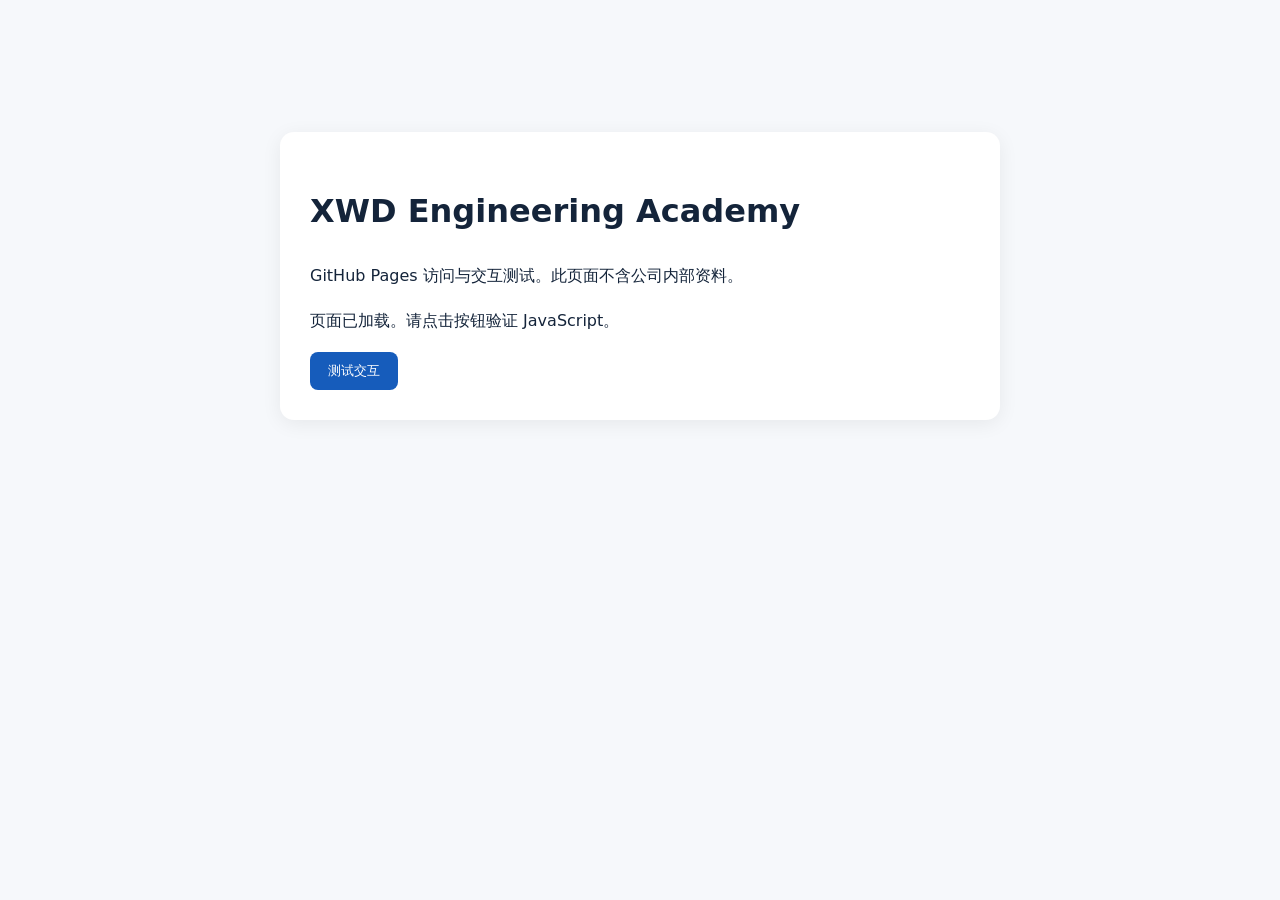
<file: xwd-academy-test/index.html>
<!doctype html><html lang="zh-CN"><head><meta charset="utf-8"><meta name="viewport" content="width=device-width,initial-scale=1"><title>XWD Academy 连接测试</title><style>body{font-family:system-ui,sans-serif;max-width:720px;margin:12vh auto;padding:24px;line-height:1.8;background:#f6f8fb;color:#14243a}main{background:white;padding:30px;border-radius:14px;box-shadow:0 4px 20px #0001}button{padding:10px 18px;border:0;border-radius:8px;background:#165cbb;color:white;cursor:pointer}</style></head><body><main><h1>XWD Engineering Academy</h1><p>GitHub Pages 访问与交互测试。此页面不含公司内部资料。</p><p id="status">页面已加载。请点击按钮验证 JavaScript。</p><button onclick="document.getElementById('status').textContent='交互测试通过：JavaScript 正常运行。'">测试交互</button></main></body></html>
</file>
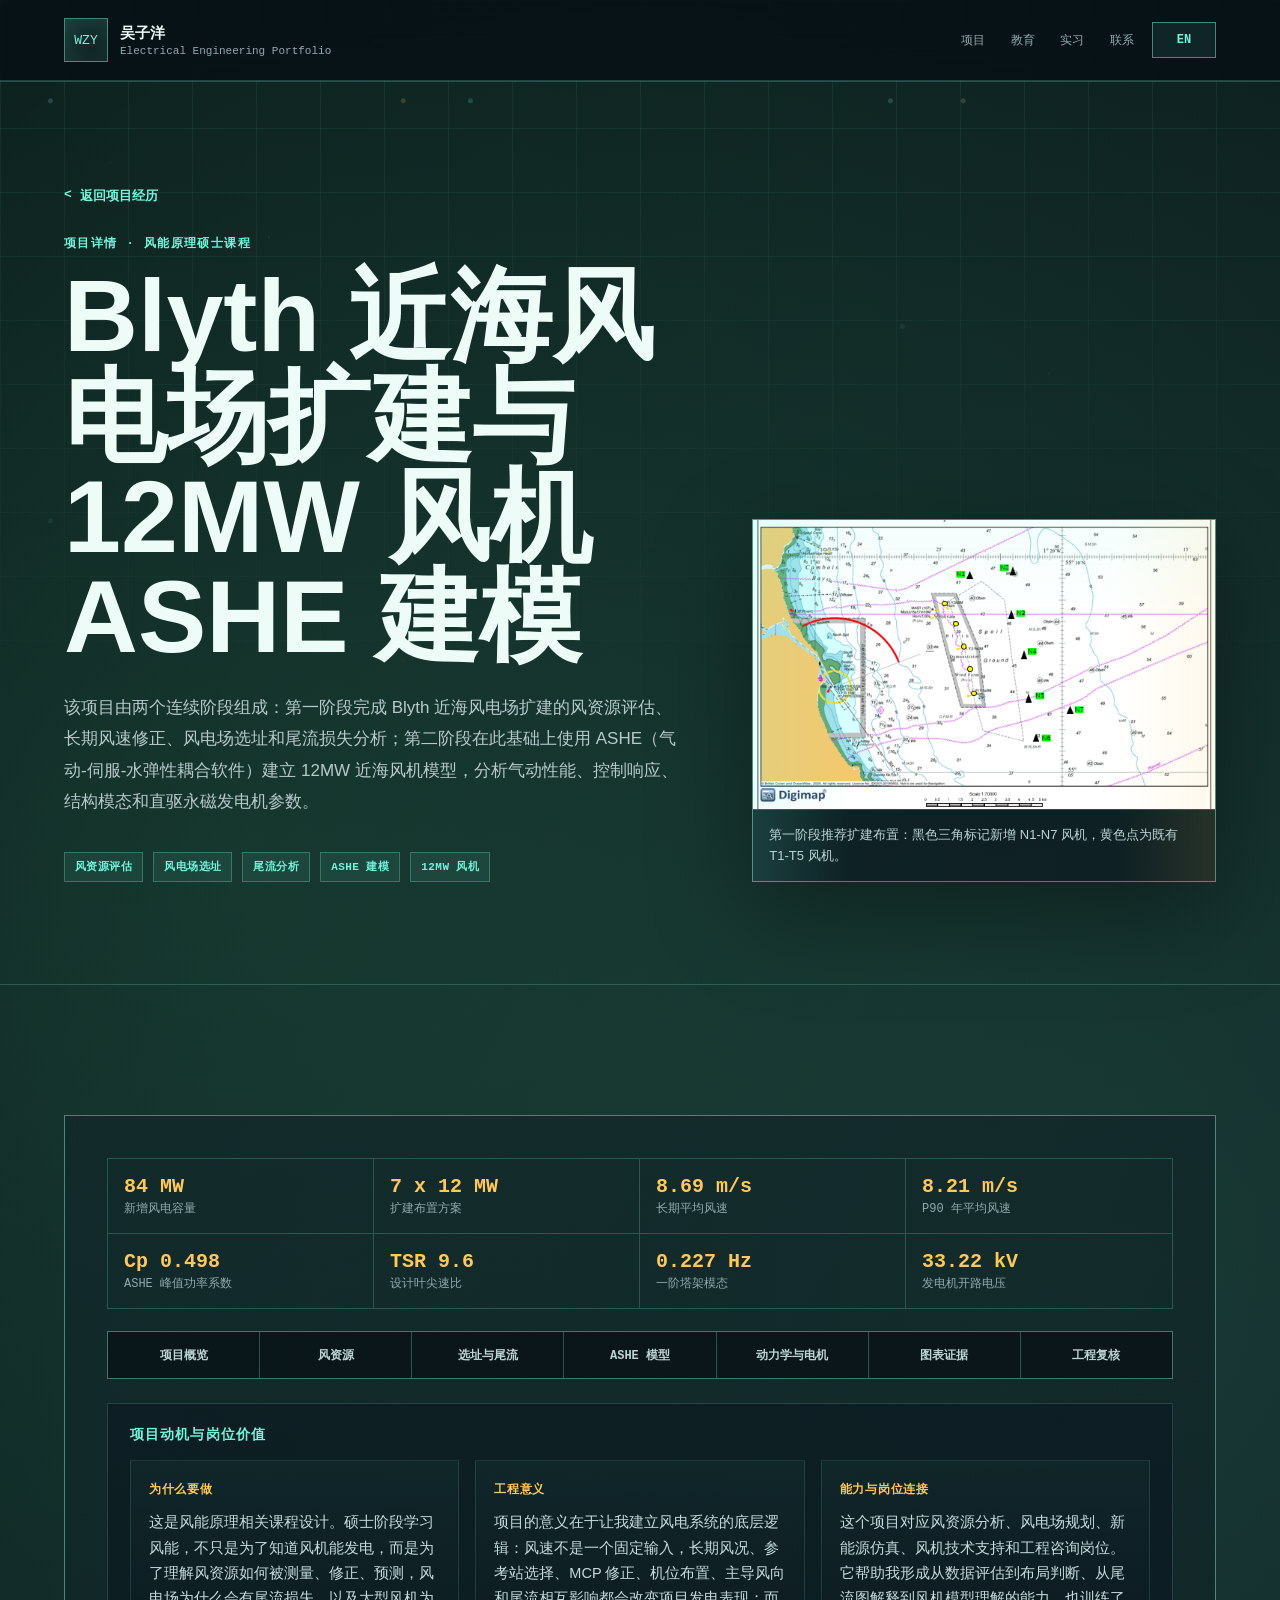
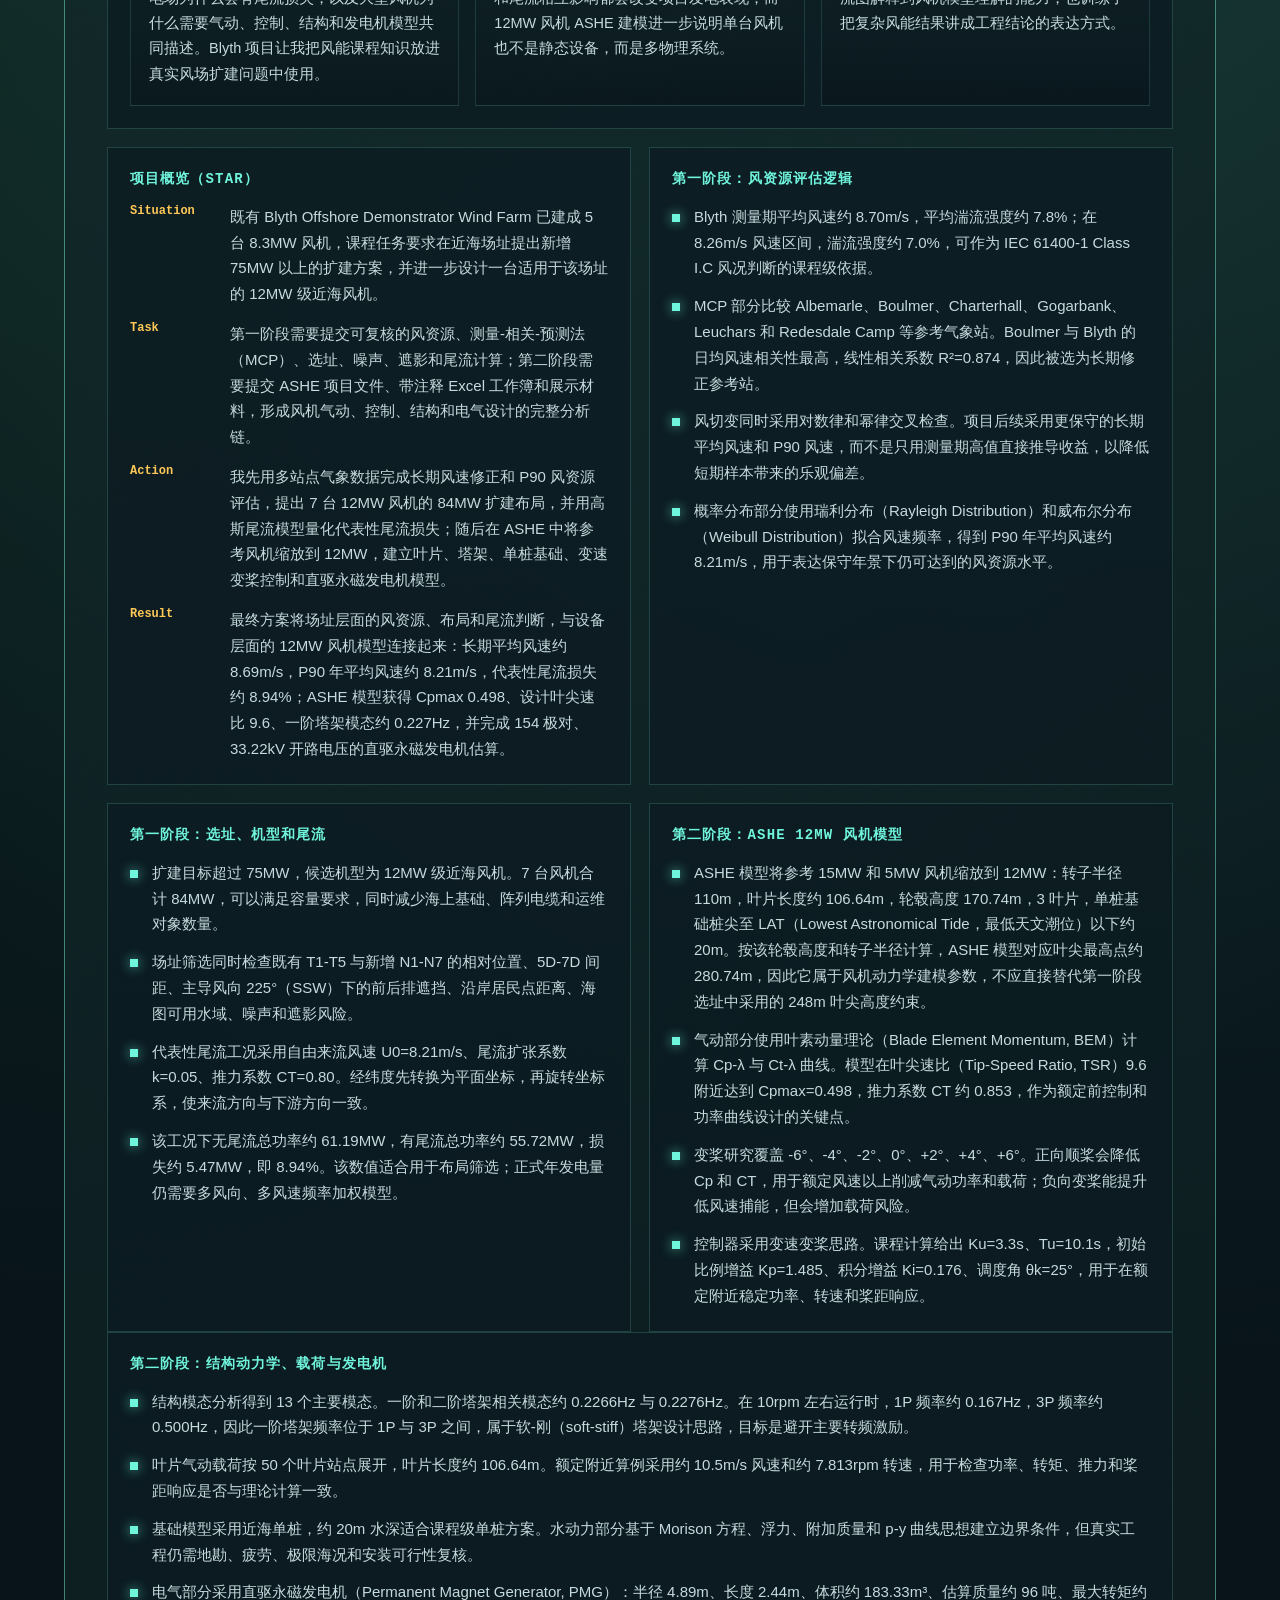
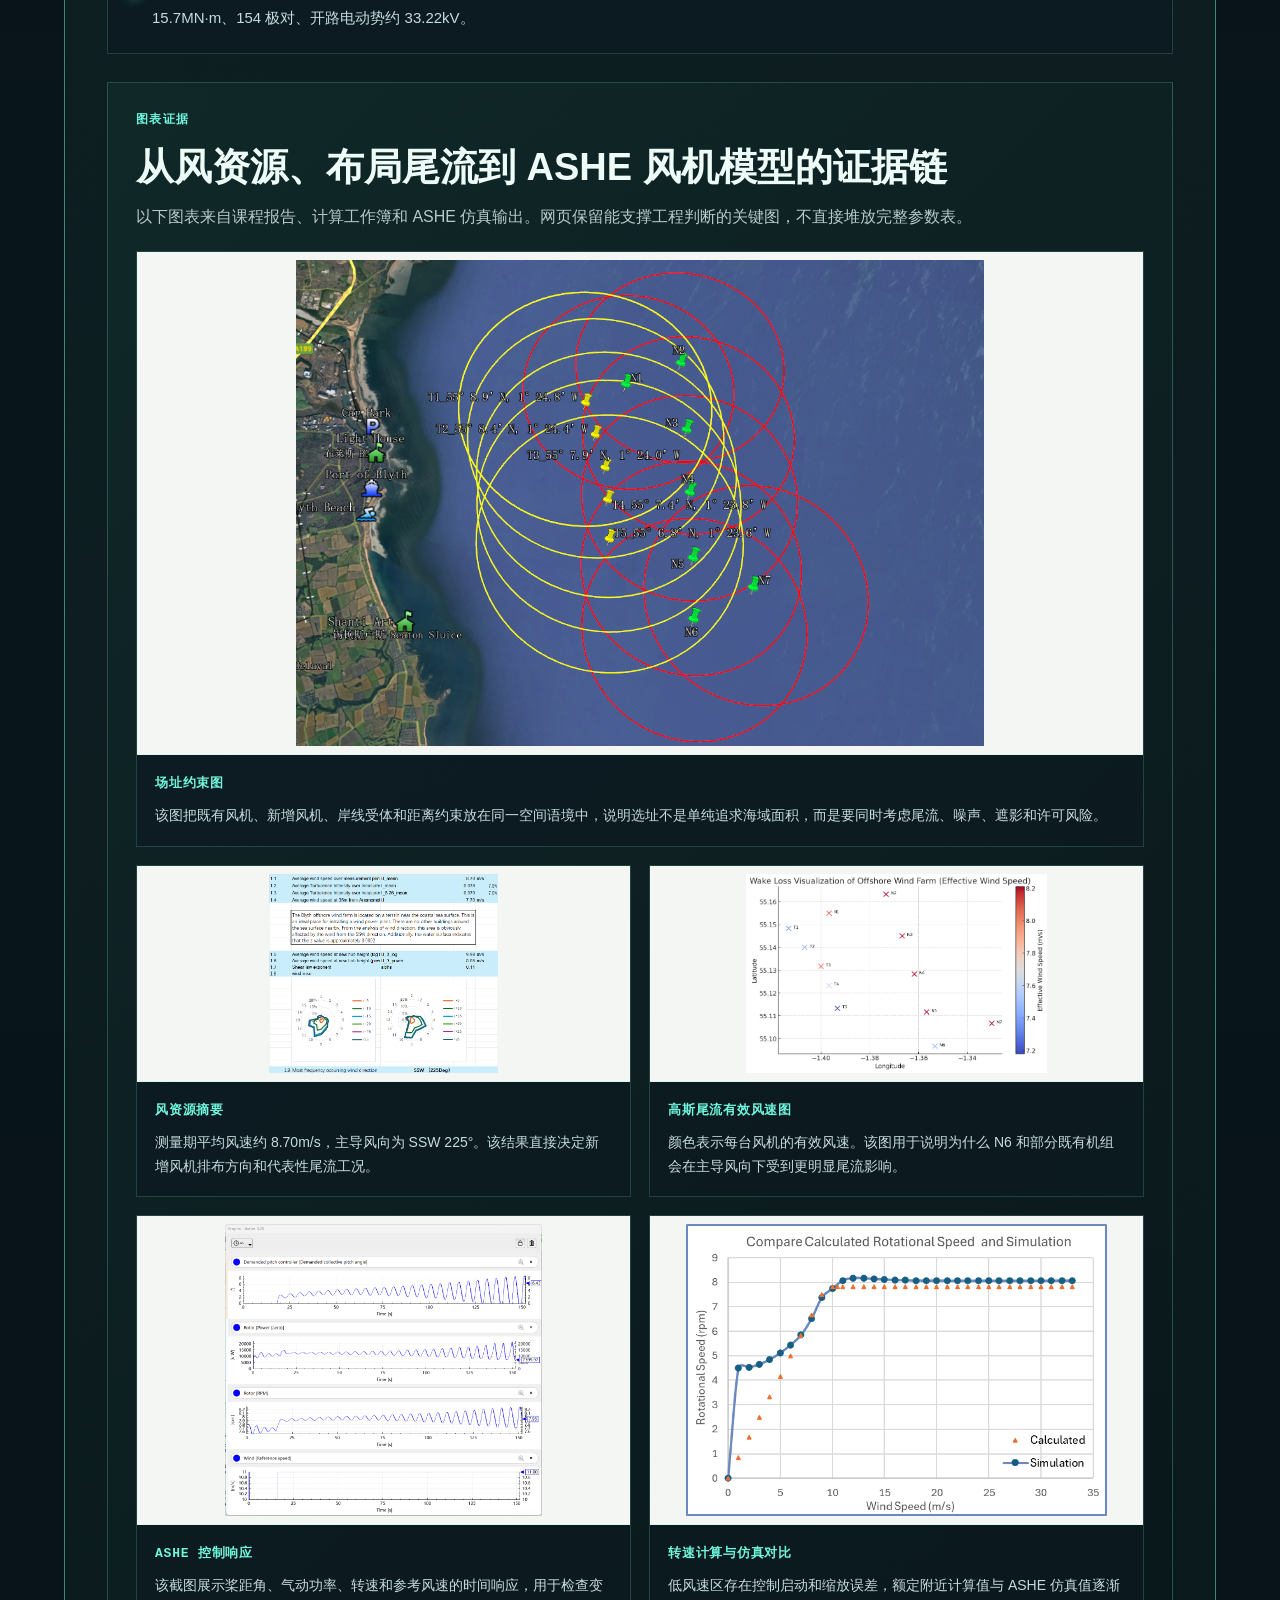
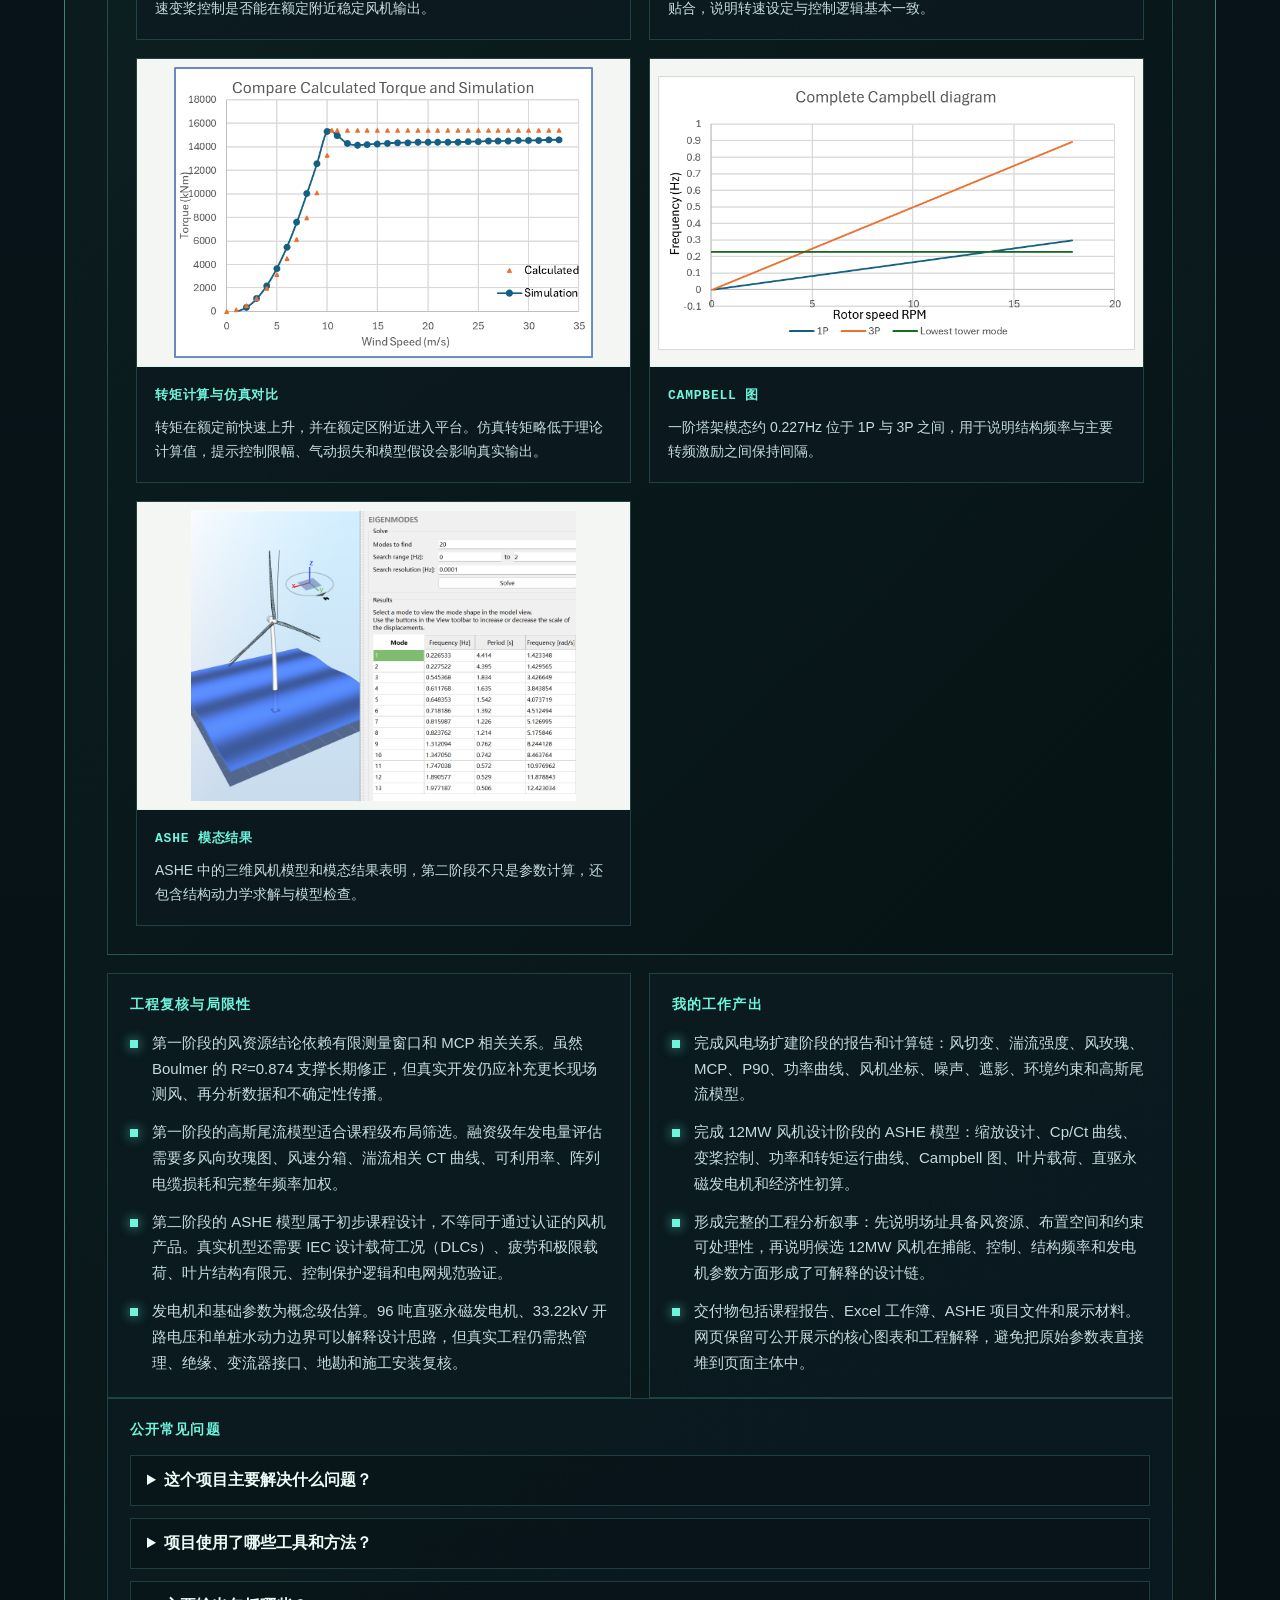
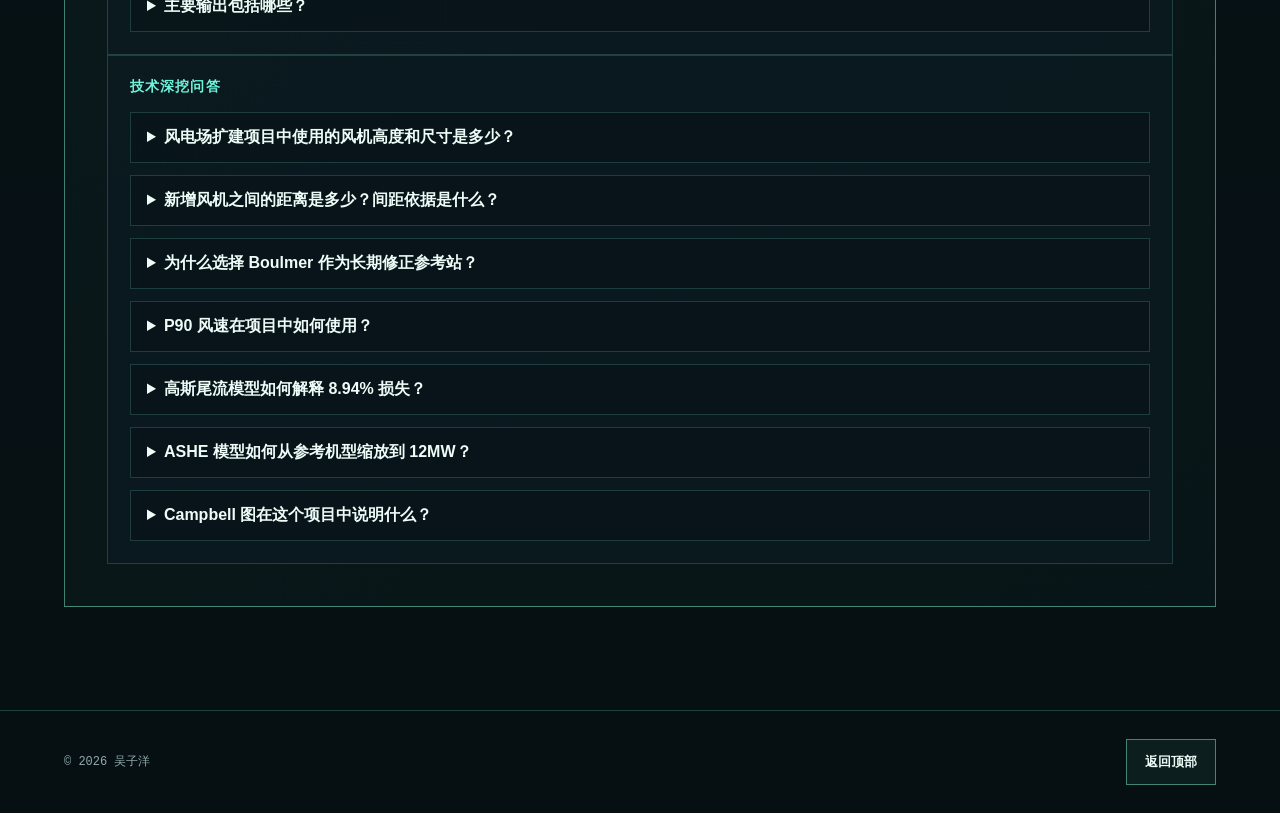
<file: projects/blyth-offshore-wind-farm-extension.html>
<!doctype html>
<html lang="zh-CN">
  <head>
    <meta charset="UTF-8" />
    <meta name="viewport" content="width=device-width, initial-scale=1.0" />
    <meta
      name="description"
      content="Blyth Offshore Wind Farm extension and 12MW turbine modelling project by Ziyang Wu, covering wind resource assessment, MCP, site selection, Gaussian wake modelling and ASHE aero-servo-hydro-elastic turbine design."
    />
    <title>Blyth Offshore Wind Farm Extension and ASHE Turbine Modelling | 吴子洋</title>
    <link rel="stylesheet" href="../styles.css" />
  </head>
  <body data-lang="zh">
    <div class="page-grid" aria-hidden="true"></div>

    <header class="site-header">
      <a class="brand" href="../index.html#top" aria-label="返回首页">
        <span class="brand-mark">WZY</span>
        <span>
          <strong>吴子洋</strong>
          <small>Electrical Engineering Portfolio</small>
        </span>
      </a>

      <div class="header-actions">
        <nav class="nav" aria-label="项目页面导航">
          <a href="../index.html#projects">
            <span class="lang lang-zh">项目</span>
            <span class="lang lang-en">Projects</span>
          </a>
          <a href="../index.html#education">
            <span class="lang lang-zh">教育</span>
            <span class="lang lang-en">Education</span>
          </a>
          <a href="../index.html#experience">
            <span class="lang lang-zh">实习</span>
            <span class="lang lang-en">Experience</span>
          </a>
          <a href="../index.html#contact">
            <span class="lang lang-zh">联系</span>
            <span class="lang lang-en">Contact</span>
          </a>
        </nav>
        <button class="language-toggle" type="button" aria-label="Switch language">
          <span data-lang-label="zh">EN</span>
          <span data-lang-label="en">中文</span>
        </button>
      </div>
    </header>

    <main>
      <section class="section project-detail-hero project-brief-hero">
        <div class="brief-copy">
          <a class="back-link" href="../index.html#projects">
            <span class="lang lang-zh">返回项目经历</span>
            <span class="lang lang-en">Back to Projects</span>
          </a>
          <p class="section-kicker">
            <span class="lang lang-zh">项目详情 · 风能原理硕士课程</span>
            <span class="lang lang-en">Project Detail · Principles of Wind Energy MSc Course</span>
          </p>
          <h1>
            <span class="lang lang-zh">Blyth 近海风电场扩建与 12MW 风机 ASHE 建模</span>
            <span class="lang lang-en">Blyth Offshore Wind Farm Extension and 12MW ASHE Turbine Modelling</span>
          </h1>
          <p class="hero-lead">
            <span class="lang lang-zh">
              该项目由两个连续阶段组成：第一阶段完成 Blyth 近海风电场扩建的风资源评估、长期风速修正、风电场选址和尾流损失分析；第二阶段在此基础上使用 ASHE（气动-伺服-水弹性耦合软件）建立 12MW 近海风机模型，分析气动性能、控制响应、结构模态和直驱永磁发电机参数。
            </span>
            <span class="lang lang-en">
              This two-part project first assessed the wind resource, long-term wind speed, site constraints and wake loss for an extension of the Blyth Offshore Demonstrator Wind Farm. It then used ASHE, an Aero-Servo-Hydro-Elastic software package, to model a bespoke 12MW offshore turbine, covering aerodynamic performance, controller response, structural modes and direct-drive PMG parameters.
            </span>
          </p>
          <div class="tag-row">
            <span class="tag-chip"><span class="lang lang-zh">风资源评估</span><span class="lang lang-en">Wind Resource</span></span>
            <span class="tag-chip"><span class="lang lang-zh">风电场选址</span><span class="lang lang-en">Site Selection</span></span>
            <span class="tag-chip"><span class="lang lang-zh">尾流分析</span><span class="lang lang-en">Wake Modelling</span></span>
            <span class="tag-chip"><span class="lang lang-zh">ASHE 建模</span><span class="lang lang-en">ASHE Modelling</span></span>
            <span class="tag-chip"><span class="lang lang-zh">12MW 风机</span><span class="lang lang-en">12MW Turbine</span></span>
          </div>
        </div>

        <figure class="brief-hero-media">
          <img src="../assets/projects/wind-detail-01-blyth-layout-map.png" alt="Blyth offshore wind farm extension layout map" />
          <figcaption>
            <span class="lang lang-zh">第一阶段推荐扩建布置：黑色三角标记新增 N1-N7 风机，黄色点为既有 T1-T5 风机。</span>
            <span class="lang lang-en">Stage 1 recommended extension layout: black triangles mark new N1-N7 turbines and yellow points show existing T1-T5 turbines.</span>
          </figcaption>
        </figure>
      </section>

      <section class="section project-detail-section">
        <article class="case-study" id="wind-case">
          <div class="case-metrics case-metrics-compact">
            <div><strong>84 MW</strong><span><span class="lang lang-zh">新增风电容量</span><span class="lang lang-en">new wind capacity</span></span></div>
            <div><strong>7 x 12 MW</strong><span><span class="lang lang-zh">扩建布置方案</span><span class="lang lang-en">extension layout</span></span></div>
            <div><strong>8.69 m/s</strong><span><span class="lang lang-zh">长期平均风速</span><span class="lang lang-en">long-term mean wind</span></span></div>
            <div><strong>8.21 m/s</strong><span><span class="lang lang-zh">P90 年平均风速</span><span class="lang lang-en">P90 annual wind</span></span></div>
            <div><strong>Cp 0.498</strong><span><span class="lang lang-zh">ASHE 峰值功率系数</span><span class="lang lang-en">ASHE peak coefficient</span></span></div>
            <div><strong>TSR 9.6</strong><span><span class="lang lang-zh">设计叶尖速比</span><span class="lang lang-en">design tip-speed ratio</span></span></div>
            <div><strong>0.227 Hz</strong><span><span class="lang lang-zh">一阶塔架模态</span><span class="lang lang-en">first tower mode</span></span></div>
            <div><strong>33.22 kV</strong><span><span class="lang lang-zh">发电机开路电压</span><span class="lang lang-en">generator open-circuit EMF</span></span></div>
          </div>

          <nav class="case-map" aria-label="Project section navigation">
            <a href="#section-overview"><span class="lang lang-zh">项目概览</span><span class="lang lang-en">Overview</span></a>
            <a href="#section-resource"><span class="lang lang-zh">风资源</span><span class="lang lang-en">Wind Resource</span></a>
            <a href="#section-layout"><span class="lang lang-zh">选址与尾流</span><span class="lang lang-en">Layout & Wake</span></a>
            <a href="#section-ashe"><span class="lang lang-zh">ASHE 模型</span><span class="lang lang-en">ASHE Model</span></a>
            <a href="#section-dynamics"><span class="lang lang-zh">动力学与电机</span><span class="lang lang-en">Dynamics & Electrical</span></a>
            <a href="#section-evidence"><span class="lang lang-zh">图表证据</span><span class="lang lang-en">Evidence</span></a>
            <a href="#section-review"><span class="lang lang-zh">工程复核</span><span class="lang lang-en">Review</span></a>
          </nav>

          <section class="case-panel case-wide section-anchor project-rationale">
            <h4><span class="lang lang-zh">项目动机与岗位价值</span><span class="lang lang-en">Project Motivation and Role Value</span></h4>
            <div class="rationale-grid">
              <article>
                <strong><span class="lang lang-zh">为什么要做</span><span class="lang lang-en">Why this project</span></strong>
                <p><span class="lang lang-zh">这是风能原理相关课程设计。硕士阶段学习风能，不只是为了知道风机能发电，而是为了理解风资源如何被测量、修正、预测，风电场为什么会有尾流损失，以及大型风机为什么需要气动、控制、结构和发电机模型共同描述。Blyth 项目让我把风能课程知识放进真实风场扩建问题中使用。</span><span class="lang lang-en">This was a design project from the wind-energy curriculum. At MSc level, studying wind energy meant understanding how wind resource is measured, corrected and predicted, why wake loss occurs, and why large turbines require aerodynamic, control, structural and generator modelling. The Blyth case applied these ideas to a realistic wind-farm extension problem.</span></p>
              </article>
              <article>
                <strong><span class="lang lang-zh">工程意义</span><span class="lang lang-en">Engineering meaning</span></strong>
                <p><span class="lang lang-zh">项目的意义在于让我建立风电系统的底层逻辑：风速不是一个固定输入，长期风况、参考站选择、MCP 修正、机位布置、主导风向和尾流相互影响都会改变项目发电表现；而 12MW 风机 ASHE 建模进一步说明单台风机也不是静态设备，而是多物理系统。</span><span class="lang lang-en">The project built the underlying logic of wind systems: wind speed is not a fixed input, and long-term climate, reference-station selection, MCP correction, turbine layout, prevailing direction and wake interaction all affect generation. The 12MW ASHE model also shows that a turbine is a coupled multi-physics system.</span></p>
              </article>
              <article>
                <strong><span class="lang lang-zh">能力与岗位连接</span><span class="lang lang-en">Ability and role connection</span></strong>
                <p><span class="lang lang-zh">这个项目对应风资源分析、风电场规划、新能源仿真、风机技术支持和工程咨询岗位。它帮助我形成从数据评估到布局判断、从尾流图解释到风机模型理解的能力，也训练了把复杂风能结果讲成工程结论的表达方式。</span><span class="lang lang-en">The project maps to wind-resource analysis, wind-farm planning, renewable simulation, turbine technical support and consulting. It developed my ability to move from resource data to layout judgement, interpret wake maps, understand turbine models and communicate complex wind-energy results as engineering conclusions.</span></p>
              </article>
            </div>
          </section>

          <div class="case-grid" id="section-overview">
            <section class="case-panel section-anchor">
              <h4><span class="lang lang-zh">项目概览（STAR）</span><span class="lang lang-en">Project Overview (STAR)</span></h4>
              <dl class="star-list">
                <div>
                  <dt>Situation</dt>
                  <dd>
                    <span class="lang lang-zh">既有 Blyth Offshore Demonstrator Wind Farm 已建成 5 台 8.3MW 风机，课程任务要求在近海场址提出新增 75MW 以上的扩建方案，并进一步设计一台适用于该场址的 12MW 级近海风机。</span>
                    <span class="lang lang-en">The existing Blyth Offshore Demonstrator Wind Farm has five 8.3MW turbines. The coursework required a >75MW offshore extension and a 12MW-class turbine design suitable for the site.</span>
                  </dd>
                </div>
                <div>
                  <dt>Task</dt>
                  <dd>
                    <span class="lang lang-zh">第一阶段需要提交可复核的风资源、测量-相关-预测法（MCP）、选址、噪声、遮影和尾流计算；第二阶段需要提交 ASHE 项目文件、带注释 Excel 工作簿和展示材料，形成风机气动、控制、结构和电气设计的完整分析链。</span>
                    <span class="lang lang-en">Stage 1 required auditable wind-resource, MCP, siting, noise, shadow and wake calculations. Stage 2 required an ASHE model, annotated workbook and presentation that formed a complete aerodynamic, control, structural and electrical design chain.</span>
                  </dd>
                </div>
                <div>
                  <dt>Action</dt>
                  <dd>
                    <span class="lang lang-zh">我先用多站点气象数据完成长期风速修正和 P90 风资源评估，提出 7 台 12MW 风机的 84MW 扩建布局，并用高斯尾流模型量化代表性尾流损失；随后在 ASHE 中将参考风机缩放到 12MW，建立叶片、塔架、单桩基础、变速变桨控制和直驱永磁发电机模型。</span>
                    <span class="lang lang-en">I first used multi-station meteorological data to estimate long-term and P90 wind speed, proposed a seven-turbine 84MW extension, and quantified representative wake loss with a Gaussian wake model. I then scaled a reference turbine to 12MW in ASHE and modelled the blade, tower, monopile foundation, variable-speed pitch controller and direct-drive PMG.</span>
                  </dd>
                </div>
                <div>
                  <dt>Result</dt>
                  <dd>
                    <span class="lang lang-zh">最终方案将场址层面的风资源、布局和尾流判断，与设备层面的 12MW 风机模型连接起来：长期平均风速约 8.69m/s，P90 年平均风速约 8.21m/s，代表性尾流损失约 8.94%；ASHE 模型获得 Cpmax 0.498、设计叶尖速比 9.6、一阶塔架模态约 0.227Hz，并完成 154 极对、33.22kV 开路电压的直驱永磁发电机估算。</span>
                    <span class="lang lang-en">The final work connected site-level wind resource, layout and wake judgement with equipment-level 12MW turbine modelling: long-term mean wind speed about 8.69m/s, P90 annual wind speed about 8.21m/s, representative wake loss about 8.94%, ASHE Cpmax 0.498, design TSR 9.6, first tower mode about 0.227Hz, and a direct-drive PMG estimate with 154 pole pairs and 33.22kV open-circuit EMF.</span>
                  </dd>
                </div>
              </dl>
            </section>

            <section class="case-panel section-anchor" id="section-resource">
              <h4><span class="lang lang-zh">第一阶段：风资源评估逻辑</span><span class="lang lang-en">Stage 1: Wind Resource Logic</span></h4>
              <ul class="detail-list">
                <li><span class="lang lang-zh">Blyth 测量期平均风速约 8.70m/s，平均湍流强度约 7.8%；在 8.26m/s 风速区间，湍流强度约 7.0%，可作为 IEC 61400-1 Class I.C 风况判断的课程级依据。</span><span class="lang lang-en">The Blyth measurement-period mean wind speed was about 8.70m/s and average turbulence intensity about 7.8%; around the 8.26m/s bin, turbulence intensity was about 7.0%, supporting a coursework-level IEC 61400-1 Class I.C judgement.</span></li>
                <li><span class="lang lang-zh">MCP 部分比较 Albemarle、Boulmer、Charterhall、Gogarbank、Leuchars 和 Redesdale Camp 等参考气象站。Boulmer 与 Blyth 的日均风速相关性最高，线性相关系数 R²=0.874，因此被选为长期修正参考站。</span><span class="lang lang-en">The MCP step compared Albemarle, Boulmer, Charterhall, Gogarbank, Leuchars and Redesdale Camp. Boulmer had the strongest daily-average wind-speed correlation with Blyth, with R²=0.874, so it was selected as the long-term reference station.</span></li>
                <li><span class="lang lang-zh">风切变同时采用对数律和幂律交叉检查。项目后续采用更保守的长期平均风速和 P90 风速，而不是只用测量期高值直接推导收益，以降低短期样本带来的乐观偏差。</span><span class="lang lang-en">Wind shear was checked with both logarithmic-law and power-law methods. Later calculations used conservative long-term and P90 wind speeds instead of directly monetising short-term high measurements, reducing optimistic bias from limited samples.</span></li>
                <li><span class="lang lang-zh">概率分布部分使用瑞利分布（Rayleigh Distribution）和威布尔分布（Weibull Distribution）拟合风速频率，得到 P90 年平均风速约 8.21m/s，用于表达保守年景下仍可达到的风资源水平。</span><span class="lang lang-en">The probability-distribution step fitted Rayleigh and Weibull distributions to wind-speed frequency, giving a P90 annual wind speed of about 8.21m/s to express a conservative-year resource level.</span></li>
              </ul>
            </section>
          </div>

          <div class="case-grid" id="section-layout">
            <section class="case-panel section-anchor">
              <h4><span class="lang lang-zh">第一阶段：选址、机型和尾流</span><span class="lang lang-en">Stage 1: Siting, Turbine and Wake</span></h4>
              <ul class="detail-list">
                <li><span class="lang lang-zh">扩建目标超过 75MW，候选机型为 12MW 级近海风机。7 台风机合计 84MW，可以满足容量要求，同时减少海上基础、阵列电缆和运维对象数量。</span><span class="lang lang-en">The extension target was above 75MW and the candidate turbine was a 12MW-class offshore unit. Seven turbines give 84MW, meeting the capacity target while limiting the number of foundations, array-cable connections and offshore maintenance assets.</span></li>
                <li><span class="lang lang-zh">场址筛选同时检查既有 T1-T5 与新增 N1-N7 的相对位置、5D-7D 间距、主导风向 225°（SSW）下的前后排遮挡、沿岸居民点距离、海图可用水域、噪声和遮影风险。</span><span class="lang lang-en">Site screening checked the relative positions of existing T1-T5 and proposed N1-N7 turbines, 5D-7D spacing, upstream-downstream overlap under the 225 degree SSW prevailing wind direction, coastal receptors, available chart area, noise and shadow-flicker risk.</span></li>
                <li><span class="lang lang-zh">代表性尾流工况采用自由来流风速 U0=8.21m/s、尾流扩张系数 k=0.05、推力系数 CT=0.80。经纬度先转换为平面坐标，再旋转坐标系，使来流方向与下游方向一致。</span><span class="lang lang-en">The representative wake case used free-stream speed U0=8.21m/s, wake expansion coefficient k=0.05 and thrust coefficient CT=0.80. Latitude and longitude were converted to planar coordinates, then rotated so the inflow direction aligned with the downstream axis.</span></li>
                <li><span class="lang lang-zh">该工况下无尾流总功率约 61.19MW，有尾流总功率约 55.72MW，损失约 5.47MW，即 8.94%。该数值适合用于布局筛选；正式年发电量仍需要多风向、多风速频率加权模型。</span><span class="lang lang-en">Under this case, no-wake total power was about 61.19MW and wake-adjusted total power about 55.72MW, giving a 5.47MW or 8.94% loss. This is useful for layout screening; bankable annual energy would still need multi-direction, multi-speed frequency weighting.</span></li>
              </ul>
            </section>

            <section class="case-panel section-anchor" id="section-ashe">
              <h4><span class="lang lang-zh">第二阶段：ASHE 12MW 风机模型</span><span class="lang lang-en">Stage 2: ASHE 12MW Turbine Model</span></h4>
              <ul class="detail-list">
                <li><span class="lang lang-zh">ASHE 模型将参考 15MW 和 5MW 风机缩放到 12MW：转子半径 110m，叶片长度约 106.64m，轮毂高度 170.74m，3 叶片，单桩基础桩尖至 LAT（Lowest Astronomical Tide，最低天文潮位）以下约 20m。按该轮毂高度和转子半径计算，ASHE 模型对应叶尖最高点约 280.74m，因此它属于风机动力学建模参数，不应直接替代第一阶段选址中采用的 248m 叶尖高度约束。</span><span class="lang lang-en">The ASHE model scaled reference 15MW and 5MW turbines to 12MW: rotor radius 110m, blade length about 106.64m, hub height 170.74m, three blades, and a monopile foundation with pile tip about 20m below LAT. With this hub height and rotor radius, the ASHE model implies a maximum blade-tip height of about 280.74m, so it should be treated as a turbine-dynamics modelling parameter rather than a direct replacement for the 248m tip-height constraint used in Stage 1 siting.</span></li>
                <li><span class="lang lang-zh">气动部分使用叶素动量理论（Blade Element Momentum, BEM）计算 Cp-λ 与 Ct-λ 曲线。模型在叶尖速比（Tip-Speed Ratio, TSR）9.6 附近达到 Cpmax=0.498，推力系数 CT 约 0.853，作为额定前控制和功率曲线设计的关键点。</span><span class="lang lang-en">The aerodynamic section used Blade Element Momentum theory to calculate Cp-lambda and Ct-lambda curves. The model reached Cpmax=0.498 around TSR 9.6, with CT about 0.853, forming the key design point for below-rated control and power-curve definition.</span></li>
                <li><span class="lang lang-zh">变桨研究覆盖 -6°、-4°、-2°、0°、+2°、+4°、+6°。正向顺桨会降低 Cp 和 CT，用于额定风速以上削减气动功率和载荷；负向变桨能提升低风速捕能，但会增加载荷风险。</span><span class="lang lang-en">The pitch study covered -6, -4, -2, 0, +2, +4 and +6 degrees. Positive feathering reduces Cp and CT for above-rated power and load shedding; negative pitch can improve low-speed capture but increases load risk.</span></li>
                <li><span class="lang lang-zh">控制器采用变速变桨思路。课程计算给出 Ku=3.3s、Tu=10.1s，初始比例增益 Kp=1.485、积分增益 Ki=0.176、调度角 θk=25°，用于在额定附近稳定功率、转速和桨距响应。</span><span class="lang lang-en">The controller followed a variable-speed pitch-control logic. Coursework tuning gave Ku=3.3s, Tu=10.1s, initial proportional gain Kp=1.485, integral gain Ki=0.176 and scheduling angle theta_k=25 degrees to regulate power, speed and pitch around rated operation.</span></li>
              </ul>
            </section>
          </div>

          <section class="case-panel section-anchor" id="section-dynamics">
            <h4><span class="lang lang-zh">第二阶段：结构动力学、载荷与发电机</span><span class="lang lang-en">Stage 2: Structural Dynamics, Loads and Generator</span></h4>
            <ul class="detail-list">
              <li><span class="lang lang-zh">结构模态分析得到 13 个主要模态。一阶和二阶塔架相关模态约 0.2266Hz 与 0.2276Hz。在 10rpm 左右运行时，1P 频率约 0.167Hz，3P 频率约 0.500Hz，因此一阶塔架频率位于 1P 与 3P 之间，属于软-刚（soft-stiff）塔架设计思路，目标是避开主要转频激励。</span><span class="lang lang-en">Structural eigenmode analysis identified 13 main modes. The first two tower-related modes were about 0.2266Hz and 0.2276Hz. At around 10rpm operation, 1P is about 0.167Hz and 3P about 0.500Hz, so the first tower frequency sits between 1P and 3P, following a soft-stiff tower concept to avoid major rotational excitation.</span></li>
              <li><span class="lang lang-zh">叶片气动载荷按 50 个叶片站点展开，叶片长度约 106.64m。额定附近算例采用约 10.5m/s 风速和约 7.813rpm 转速，用于检查功率、转矩、推力和桨距响应是否与理论计算一致。</span><span class="lang lang-en">Blade aerodynamic loads were resolved across 50 blade stations along the 106.64m blade. The rated-region case used about 10.5m/s wind speed and 7.813rpm rotor speed to check power, torque, thrust and pitch response against theoretical calculations.</span></li>
              <li><span class="lang lang-zh">基础模型采用近海单桩，约 20m 水深适合课程级单桩方案。水动力部分基于 Morison 方程、浮力、附加质量和 p-y 曲线思想建立边界条件，但真实工程仍需地勘、疲劳、极限海况和安装可行性复核。</span><span class="lang lang-en">The foundation model used an offshore monopile, appropriate for a coursework-level case at about 20m water depth. Hydrodynamic boundaries were based on Morison-equation, buoyancy, added-mass and p-y curve logic, while real engineering would need geotechnical, fatigue, extreme-sea-state and installation checks.</span></li>
              <li><span class="lang lang-zh">电气部分采用直驱永磁发电机（Permanent Magnet Generator, PMG）：半径 4.89m、长度 2.44m、体积约 183.33m³、估算质量约 96 吨、最大转矩约 15.7MN·m、154 极对、开路电动势约 33.22kV。</span><span class="lang lang-en">The electrical section used a direct-drive Permanent Magnet Generator: radius 4.89m, length 2.44m, volume about 183.33m3, estimated mass about 96 tonnes, maximum torque about 15.7MN m, 154 pole pairs and open-circuit EMF about 33.22kV.</span></li>
            </ul>
          </section>

          <section class="case-visuals section-anchor" aria-labelledby="section-evidence-title" id="section-evidence">
            <div class="case-visuals-heading">
              <p class="section-kicker"><span class="lang lang-zh">图表证据</span><span class="lang lang-en">Visual Evidence</span></p>
              <h3 id="section-evidence-title">
                <span class="lang lang-zh">从风资源、布局尾流到 ASHE 风机模型的证据链</span>
                <span class="lang lang-en">Evidence Chain from Wind Resource and Layout to ASHE Turbine Model</span>
              </h3>
              <p>
                <span class="lang lang-zh">以下图表来自课程报告、计算工作簿和 ASHE 仿真输出。网页保留能支撑工程判断的关键图，不直接堆放完整参数表。</span>
                <span class="lang lang-en">The following visuals come from the coursework report, calculation workbook and ASHE simulation outputs. The page keeps evidence that supports engineering judgement instead of dumping full parameter tables.</span>
              </p>
            </div>

            <div class="project-visual-grid">
              <figure class="project-visual-card project-visual-card-wide">
                <img src="../assets/projects/wind-detail-02-satellite-constraints.png" alt="Satellite constraint map for Blyth offshore wind farm extension" />
                <figcaption>
                  <strong><span class="lang lang-zh">场址约束图</span><span class="lang lang-en">Site Constraint Map</span></strong>
                  <span class="lang lang-zh">该图把既有风机、新增风机、岸线受体和距离约束放在同一空间语境中，说明选址不是单纯追求海域面积，而是要同时考虑尾流、噪声、遮影和许可风险。</span>
                  <span class="lang lang-en">This map places existing turbines, proposed turbines, coastal receptors and distance checks in one spatial context, showing that siting must consider wake, noise, shadow and permitting risk, not only available sea area.</span>
                </figcaption>
              </figure>

              <figure class="project-visual-card project-visual-card-compact">
                <img src="../assets/projects/wind-detail-03-resource-summary.png" alt="Wind resource summary with wind rose and SSW prevailing direction" />
                <figcaption>
                  <strong><span class="lang lang-zh">风资源摘要</span><span class="lang lang-en">Wind Resource Summary</span></strong>
                  <span class="lang lang-zh">测量期平均风速约 8.70m/s，主导风向为 SSW 225°。该结果直接决定新增风机排布方向和代表性尾流工况。</span>
                  <span class="lang lang-en">Measurement-period mean wind speed was about 8.70m/s and the prevailing direction was SSW 225 degrees, directly shaping layout orientation and the representative wake case.</span>
                </figcaption>
              </figure>

              <figure class="project-visual-card project-visual-card-compact">
                <img src="../assets/projects/wind-detail-04-gaussian-wake-visualization.png" alt="Gaussian wake model visualization of effective wind speed" />
                <figcaption>
                  <strong><span class="lang lang-zh">高斯尾流有效风速图</span><span class="lang lang-en">Gaussian Wake Effective-Speed Plot</span></strong>
                  <span class="lang lang-zh">颜色表示每台风机的有效风速。该图用于说明为什么 N6 和部分既有机组会在主导风向下受到更明显尾流影响。</span>
                  <span class="lang lang-en">Colour indicates effective wind speed at each turbine and explains why N6 and several existing turbines receive stronger wake impact under the prevailing direction.</span>
                </figcaption>
              </figure>

              <figure class="project-visual-card">
                <img src="../assets/projects/wind-detail-05-ashe-controller-response.png" alt="ASHE controller response for pitch, power, rotor speed and wind speed" />
                <figcaption>
                  <strong><span class="lang lang-zh">ASHE 控制响应</span><span class="lang lang-en">ASHE Controller Response</span></strong>
                  <span class="lang lang-zh">该截图展示桨距角、气动功率、转速和参考风速的时间响应，用于检查变速变桨控制是否能在额定附近稳定风机输出。</span>
                  <span class="lang lang-en">This screenshot shows pitch angle, aerodynamic power, rotor speed and reference wind-speed time response, supporting the check of variable-speed pitch control near rated operation.</span>
                </figcaption>
              </figure>

              <figure class="project-visual-card">
                <img src="../assets/projects/wind-detail-06-ashe-rotor-speed-validation.png" alt="Calculated and simulated rotor speed comparison" />
                <figcaption>
                  <strong><span class="lang lang-zh">转速计算与仿真对比</span><span class="lang lang-en">Rotor-Speed Validation</span></strong>
                  <span class="lang lang-zh">低风速区存在控制启动和缩放误差，额定附近计算值与 ASHE 仿真值逐渐贴合，说明转速设定与控制逻辑基本一致。</span>
                  <span class="lang lang-en">Low-speed operation shows start-up and scaling deviation, while rated-region calculated and ASHE-simulated speed converge, supporting the rotor-speed and control assumptions.</span>
                </figcaption>
              </figure>

              <figure class="project-visual-card">
                <img src="../assets/projects/wind-detail-07-ashe-torque-validation.png" alt="Calculated and simulated torque comparison" />
                <figcaption>
                  <strong><span class="lang lang-zh">转矩计算与仿真对比</span><span class="lang lang-en">Torque Validation</span></strong>
                  <span class="lang lang-zh">转矩在额定前快速上升，并在额定区附近进入平台。仿真转矩略低于理论计算值，提示控制限幅、气动损失和模型假设会影响真实输出。</span>
                  <span class="lang lang-en">Torque rises rapidly below rated and then approaches a plateau. Simulated torque is slightly below the theoretical estimate, indicating the effect of control limits, aerodynamic loss and modelling assumptions.</span>
                </figcaption>
              </figure>

              <figure class="project-visual-card">
                <img src="../assets/projects/wind-detail-08-ashe-campbell-diagram.png" alt="Campbell diagram for ASHE turbine model" />
                <figcaption>
                  <strong><span class="lang lang-zh">Campbell 图</span><span class="lang lang-en">Campbell Diagram</span></strong>
                  <span class="lang lang-zh">一阶塔架模态约 0.227Hz 位于 1P 与 3P 之间，用于说明结构频率与主要转频激励之间保持间隔。</span>
                  <span class="lang lang-en">The first tower mode around 0.227Hz sits between 1P and 3P, showing separation between structural frequency and major rotational excitation.</span>
                </figcaption>
              </figure>

              <figure class="project-visual-card">
                <img src="../assets/projects/wind-detail-09-ashe-eigenmode-results.png" alt="ASHE turbine model and eigenmode results" />
                <figcaption>
                  <strong><span class="lang lang-zh">ASHE 模态结果</span><span class="lang lang-en">ASHE Eigenmode Results</span></strong>
                  <span class="lang lang-zh">ASHE 中的三维风机模型和模态结果表明，第二阶段不只是参数计算，还包含结构动力学求解与模型检查。</span>
                  <span class="lang lang-en">The ASHE 3D model and eigenmode result table show that Stage 2 includes structural dynamics solving and model checking, not only parameter calculation.</span>
                </figcaption>
              </figure>
            </div>
          </section>

          <div class="case-grid" id="section-review">
            <section class="case-panel section-anchor">
              <h4><span class="lang lang-zh">工程复核与局限性</span><span class="lang lang-en">Engineering Review and Limitations</span></h4>
              <ul class="detail-list">
                <li><span class="lang lang-zh">第一阶段的风资源结论依赖有限测量窗口和 MCP 相关关系。虽然 Boulmer 的 R²=0.874 支撑长期修正，但真实开发仍应补充更长现场测风、再分析数据和不确定性传播。</span><span class="lang lang-en">Stage 1 wind-resource conclusions rely on a limited measurement window and MCP correlation. Although Boulmer's R²=0.874 supports long-term correction, real development should add longer on-site measurement, reanalysis data and uncertainty propagation.</span></li>
                <li><span class="lang lang-zh">第一阶段的高斯尾流模型适合课程级布局筛选。融资级年发电量评估需要多风向玫瑰图、风速分箱、湍流相关 CT 曲线、可利用率、阵列电缆损耗和完整年频率加权。</span><span class="lang lang-en">The Stage 1 Gaussian wake model is suitable for coursework-level layout screening. Bankable AEP assessment requires wind-rose weighting, speed bins, turbulence-dependent CT curves, availability, array-cable loss and full-year frequency weighting.</span></li>
                <li><span class="lang lang-zh">第二阶段的 ASHE 模型属于初步课程设计，不等同于通过认证的风机产品。真实机型还需要 IEC 设计载荷工况（DLCs）、疲劳和极限载荷、叶片结构有限元、控制保护逻辑和电网规范验证。</span><span class="lang lang-en">The Stage 2 ASHE model is a preliminary coursework design, not a certified turbine product. A real turbine would require IEC Design Load Cases, fatigue and ultimate loads, blade structural FEA, protection logic and grid-code verification.</span></li>
                <li><span class="lang lang-zh">发电机和基础参数为概念级估算。96 吨直驱永磁发电机、33.22kV 开路电压和单桩水动力边界可以解释设计思路，但真实工程仍需热管理、绝缘、变流器接口、地勘和施工安装复核。</span><span class="lang lang-en">Generator and foundation parameters are conceptual estimates. The 96-tonne direct-drive PMG, 33.22kV open-circuit EMF and monopile hydrodynamic boundary explain design logic, but real engineering still needs thermal management, insulation, converter interface, geotechnical and installation review.</span></li>
              </ul>
            </section>

            <section class="case-panel section-anchor">
              <h4><span class="lang lang-zh">我的工作产出</span><span class="lang lang-en">My Deliverables</span></h4>
              <ul class="detail-list">
                <li><span class="lang lang-zh">完成风电场扩建阶段的报告和计算链：风切变、湍流强度、风玫瑰、MCP、P90、功率曲线、风机坐标、噪声、遮影、环境约束和高斯尾流模型。</span><span class="lang lang-en">Completed the Stage 1 extension report and calculation chain: wind shear, turbulence intensity, wind rose, MCP, P90, power curve, turbine coordinates, noise, shadow, environmental constraints and Gaussian wake model.</span></li>
                <li><span class="lang lang-zh">完成 12MW 风机设计阶段的 ASHE 模型：缩放设计、Cp/Ct 曲线、变桨控制、功率和转矩运行曲线、Campbell 图、叶片载荷、直驱永磁发电机和经济性初算。</span><span class="lang lang-en">Completed the Stage 2 ASHE turbine model: 12MW scaling, Cp/Ct curves, pitch control, power and torque operation curves, Campbell diagram, blade loads, direct-drive PMG and preliminary economics.</span></li>
                <li><span class="lang lang-zh">形成完整的工程分析叙事：先说明场址具备风资源、布置空间和约束可处理性，再说明候选 12MW 风机在捕能、控制、结构频率和发电机参数方面形成了可解释的设计链。</span><span class="lang lang-en">Built a complete engineering narrative: first showing that the site has resource, feasible siting and manageable constraints, then showing that the candidate 12MW turbine has an explainable design chain across energy capture, control, structural frequency and generator parameters.</span></li>
                <li><span class="lang lang-zh">交付物包括课程报告、Excel 工作簿、ASHE 项目文件和展示材料。网页保留可公开展示的核心图表和工程解释，避免把原始参数表直接堆到页面主体中。</span><span class="lang lang-en">Deliverables included the coursework report, Excel workbook, ASHE project file and presentation materials. This page presents public-facing core content while retaining engineering detail without dumping every raw table into the main page.</span></li>
              </ul>
            </section>
          </div>

          <section class="case-panel section-anchor" id="section-public-faq">
            <h4><span class="lang lang-zh">公开常见问题</span><span class="lang lang-en">Public FAQ</span></h4>
            <div class="qa-grid">
              <details>
                <summary><span class="lang lang-zh">这个项目主要解决什么问题？</span><span class="lang lang-en">What was the purpose of this project?</span></summary>
                <p>
                  <span class="lang lang-zh">项目围绕 Blyth 近海风电场扩建展开，先评估场址是否具备足够风资源、可布置空间和可解释的尾流影响，再进一步设计一台适合该场址的 12MW 近海风机模型。最终内容把风资源、选址、尾流、风机气动性能、控制响应、结构模态和直驱永磁发电机参数连接成一条完整的工程分析链。</span>
                  <span class="lang lang-en">The project studied an extension of the Blyth offshore wind farm by first assessing wind resource, usable siting space and wake impact, then developing a 12MW offshore turbine model suitable for the site. The final work connects wind resource, siting, wake effects, turbine aerodynamics, control response, structural modes and direct-drive PMG parameters into one engineering analysis chain.</span>
                </p>
              </details>
              <details>
                <summary><span class="lang lang-zh">项目使用了哪些工具和方法？</span><span class="lang lang-en">What tools and methods were used?</span></summary>
                <p>
                  <span class="lang lang-zh">项目使用 Excel 完成风数据处理、MCP 长期修正、P90 风速分析、尾流计算和经济性初算；使用 ASHE 建立 12MW 风机的气动-伺服-水弹性模型；并通过功率曲线、Cp/Ct 曲线、控制响应、转速与转矩对比、Campbell 图和模态结果检查设计逻辑。</span>
                  <span class="lang lang-en">Excel was used for wind data processing, MCP correction, P90 wind-speed analysis, wake calculation and preliminary economics. ASHE was used to build the 12MW aero-servo-hydro-elastic turbine model. The design was checked through power curves, Cp/Ct curves, controller response, rotor-speed and torque comparison, Campbell diagram and eigenmode outputs.</span>
                </p>
              </details>
              <details>
                <summary><span class="lang lang-zh">主要输出包括哪些？</span><span class="lang lang-en">What were the main outputs?</span></summary>
                <p>
                  <span class="lang lang-zh">主要输出包括 7 台 12MW 风机、总容量 84MW 的扩建布置；长期平均风速约 8.69m/s；P90 年平均风速约 8.21m/s；代表性工况下约 8.94% 的尾流损失；以及一套 12MW ASHE 风机模型，包含 Cpmax 0.498、设计叶尖速比 9.6、塔架一阶模态约 0.227Hz 和直驱永磁发电机参数估算。</span>
                  <span class="lang lang-en">Key outputs include a seven-turbine 84MW extension layout, long-term mean wind speed of about 8.69m/s, P90 annual wind speed of about 8.21m/s, representative wake loss of about 8.94%, and a 12MW ASHE turbine model with Cpmax 0.498, design TSR 9.6, first tower mode around 0.227Hz and estimated direct-drive PMG parameters.</span>
                </p>
              </details>
            </div>
          </section>

          <section class="case-panel section-anchor" id="section-technical-faq">
            <h4><span class="lang lang-zh">技术深挖问答</span><span class="lang lang-en">Technical Deep Dive FAQ</span></h4>
            <div class="qa-grid">
              <details>
                <summary><span class="lang lang-zh">风电场扩建项目中使用的风机高度和尺寸是多少？</span><span class="lang lang-en">What turbine height and dimensions were used in the wind-farm extension project?</span></summary>
                <p>
                  <span class="lang lang-zh">项目中需要区分两个阶段。第一阶段风电场选址和发电量计算使用 GE Haliade-X 级别的 12MW 机型参数：转子直径 220m、轮毂高度 138m、叶尖高度 248m，用于机位布置、遮影距离和能量计算。第二阶段 ASHE 风机设计则建立自定义 12MW 模型：转子半径 110m、叶片长度约 106.64m、轮毂高度 170.74m、3 叶片、单桩基础，额定风速约 10.5m/s，设计叶尖速比 9.6。按几何关系计算，第二阶段模型的叶尖最高点约为 170.74m + 110m = 280.74m；因此 248m 与 280.74m 属于不同建模口径，不能混用于同一个选址约束。</span>
                  <span class="lang lang-en">The project uses two related but distinct turbine definitions. Stage 1 siting and energy calculation used GE Haliade-X class 12MW parameters: 220m rotor diameter, 138m hub height and 248m tip height for layout, shadow-flicker and energy calculations. Stage 2 built a bespoke 12MW ASHE model with 110m rotor radius, about 106.64m blade length, 170.74m hub height, three blades and a monopile foundation, with rated wind speed around 10.5m/s and design TSR 9.6. Geometrically, the Stage 2 model implies a blade-tip height of about 170.74m + 110m = 280.74m; therefore 248m and 280.74m belong to different modelling contexts and should not be mixed within one siting constraint.</span>
                </p>
              </details>

              <details>
                <summary><span class="lang lang-zh">新增风机之间的距离是多少？间距依据是什么？</span><span class="lang lang-en">What turbine spacing was used, and what was the basis for it?</span></summary>
                <p>
                  <span class="lang lang-zh">课程报告采用以转子直径 D 为单位的机位间距检查。新增机组转子直径约 220m，因此 5D 约为 1100m，7D 约为 1540m，10D 约为 2200m。报告中采用“主导风向至少 5D、横风向至少 3D”的布置原则，并在展示材料中检查了 5D 和 7D 间距。根据 N1-N7 坐标换算，新增机组最近距离约为 1682m，即约 7.64D；相邻机位距离大致在 1682-2078m 之间，约 7.64D-9.44D。住宅遮影距离按 10D 约 2200m 进行约束检查。</span>
                  <span class="lang lang-en">The coursework checked turbine spacing using rotor diameter D. With a new-turbine rotor diameter of about 220m, 5D is about 1100m, 7D about 1540m and 10D about 2200m. The report used at least 5D in the prevailing wind direction and at least 3D cross-wind, while the presentation also checked 5D and 7D spacing. Based on the N1-N7 coordinates, the closest new-turbine separation is about 1682m, or 7.64D; adjacent spacing is roughly 1682-2078m, or 7.64D-9.44D. A 10D, about 2200m, buffer was used for residential shadow-flicker checks.</span>
                </p>
              </details>

              <details>
                <summary><span class="lang lang-zh">为什么选择 Boulmer 作为长期修正参考站？</span><span class="lang lang-en">Why was Boulmer selected as the MCP reference station?</span></summary>
                <p>
                  <span class="lang lang-zh">MCP 步骤比较了 Albemarle、Boulmer、Charterhall、Gogarbank、Leuchars 和 Redesdale Camp 等气象站与 Blyth 场址的日均风速相关性。Boulmer 与 Blyth 的相关关系最好，线性相关系数 R²=0.874，因此被用于长期风速修正。这个选择使后续长期平均风速和 P90 风速不是只依赖短期现场测量，而是结合了更长时间尺度的气象参考数据。</span>
                  <span class="lang lang-en">The MCP step compared daily-average wind-speed correlation between Blyth and Albemarle, Boulmer, Charterhall, Gogarbank, Leuchars and Redesdale Camp. Boulmer showed the strongest relationship, with R²=0.874, so it was used for long-term correction. This allowed the long-term mean and P90 wind speeds to be based on reference-station behaviour rather than only the short site measurement period.</span>
                </p>
              </details>
              <details>
                <summary><span class="lang lang-zh">P90 风速在项目中如何使用？</span><span class="lang lang-en">How was the P90 wind speed used?</span></summary>
                <p>
                  <span class="lang lang-zh">项目得到的 P90 年平均风速约为 8.21m/s，用于表达较保守年份下仍可达到的风资源水平。它在扩建方案中作为风资源判断和尾流代表工况的重要输入，避免只用测量期较高平均风速来描述场址。这样可以让选址和尾流分析更接近工程上对不确定性的处理方式。</span>
                  <span class="lang lang-en">The P90 annual wind speed was about 8.21m/s and was used to express a conservative-year resource level. It became an important input for resource judgement and representative wake analysis, instead of relying only on the higher short-term measurement average. This makes the siting and wake work closer to an engineering treatment of uncertainty.</span>
                </p>
              </details>
              <details>
                <summary><span class="lang lang-zh">高斯尾流模型如何解释 8.94% 损失？</span><span class="lang lang-en">How did the Gaussian wake model explain the 8.94% loss?</span></summary>
                <p>
                  <span class="lang lang-zh">尾流代表工况使用 U0=8.21m/s、尾流扩张系数 k=0.05、推力系数 CT=0.80，并把经纬度转换为平面坐标后按主导风向旋转。该工况下无尾流总功率约 61.19MW，有尾流总功率约 55.72MW，损失约 5.47MW，即 8.94%。该结果主要用于比较布局影响，而不是替代完整年发电量评估。</span>
                  <span class="lang lang-en">The representative wake case used U0=8.21m/s, wake expansion coefficient k=0.05 and thrust coefficient CT=0.80, with turbine coordinates rotated into the prevailing wind direction. No-wake total power was about 61.19MW and wake-adjusted power about 55.72MW, giving a 5.47MW or 8.94% loss. This result is mainly for layout comparison, not a replacement for full annual energy assessment.</span>
                </p>
              </details>
              <details>
                <summary><span class="lang lang-zh">ASHE 模型如何从参考机型缩放到 12MW？</span><span class="lang lang-en">How was the ASHE model scaled to 12MW?</span></summary>
                <p>
                  <span class="lang lang-zh">风机设计阶段从参考 15MW 和 5MW 机型出发，将额定功率设为 12MW、额定风速设为 10.5m/s，并得到 110m 转子半径、约 106.64m 叶片长度和 170.74m 轮毂高度。随后使用 BEM 思路生成 Cp/Ct 曲线，并在叶尖速比 9.6 附近得到 Cpmax 0.498，作为控制和运行曲线设计的关键工作点。</span>
                  <span class="lang lang-en">The turbine design started from reference 15MW and 5MW models, with rated power set to 12MW and rated wind speed to 10.5m/s. The scaled design used a 110m rotor radius, about 106.64m blade length and 170.74m hub height. BEM logic was then used to generate Cp/Ct curves, with Cpmax 0.498 around TSR 9.6 as the key point for controller and operation-curve design.</span>
                </p>
              </details>
              <details>
                <summary><span class="lang lang-zh">Campbell 图在这个项目中说明什么？</span><span class="lang lang-en">What does the Campbell diagram show in this project?</span></summary>
                <p>
                  <span class="lang lang-zh">Campbell 图用于检查结构频率与转频激励之间的关系。项目中一阶塔架相关模态约为 0.2266Hz 和 0.2276Hz；在约 10rpm 运行时，1P 约为 0.167Hz，3P 约为 0.500Hz，因此一阶塔架频率位于 1P 和 3P 之间。该结果对应软-刚塔架设计思路，重点是避免主要转频激励直接落在塔架一阶频率上。</span>
                  <span class="lang lang-en">The Campbell diagram checks the relationship between structural frequencies and rotational excitation. The first tower-related modes were about 0.2266Hz and 0.2276Hz. At around 10rpm, 1P is about 0.167Hz and 3P about 0.500Hz, so the first tower frequency lies between 1P and 3P. This follows a soft-stiff tower concept, aiming to avoid direct overlap with major rotational excitation.</span>
                </p>
              </details>
            </div>
          </section>
        </article>
      </section>
    </main>

    <footer class="footer">
      <span>© 2026 吴子洋</span>
      <button class="to-top" type="button" aria-label="返回顶部"><span class="lang lang-zh">返回顶部</span><span class="lang lang-en">Back to top</span></button>
    </footer>

    <script src="../script.js"></script>
  </body>
</html>
</file>
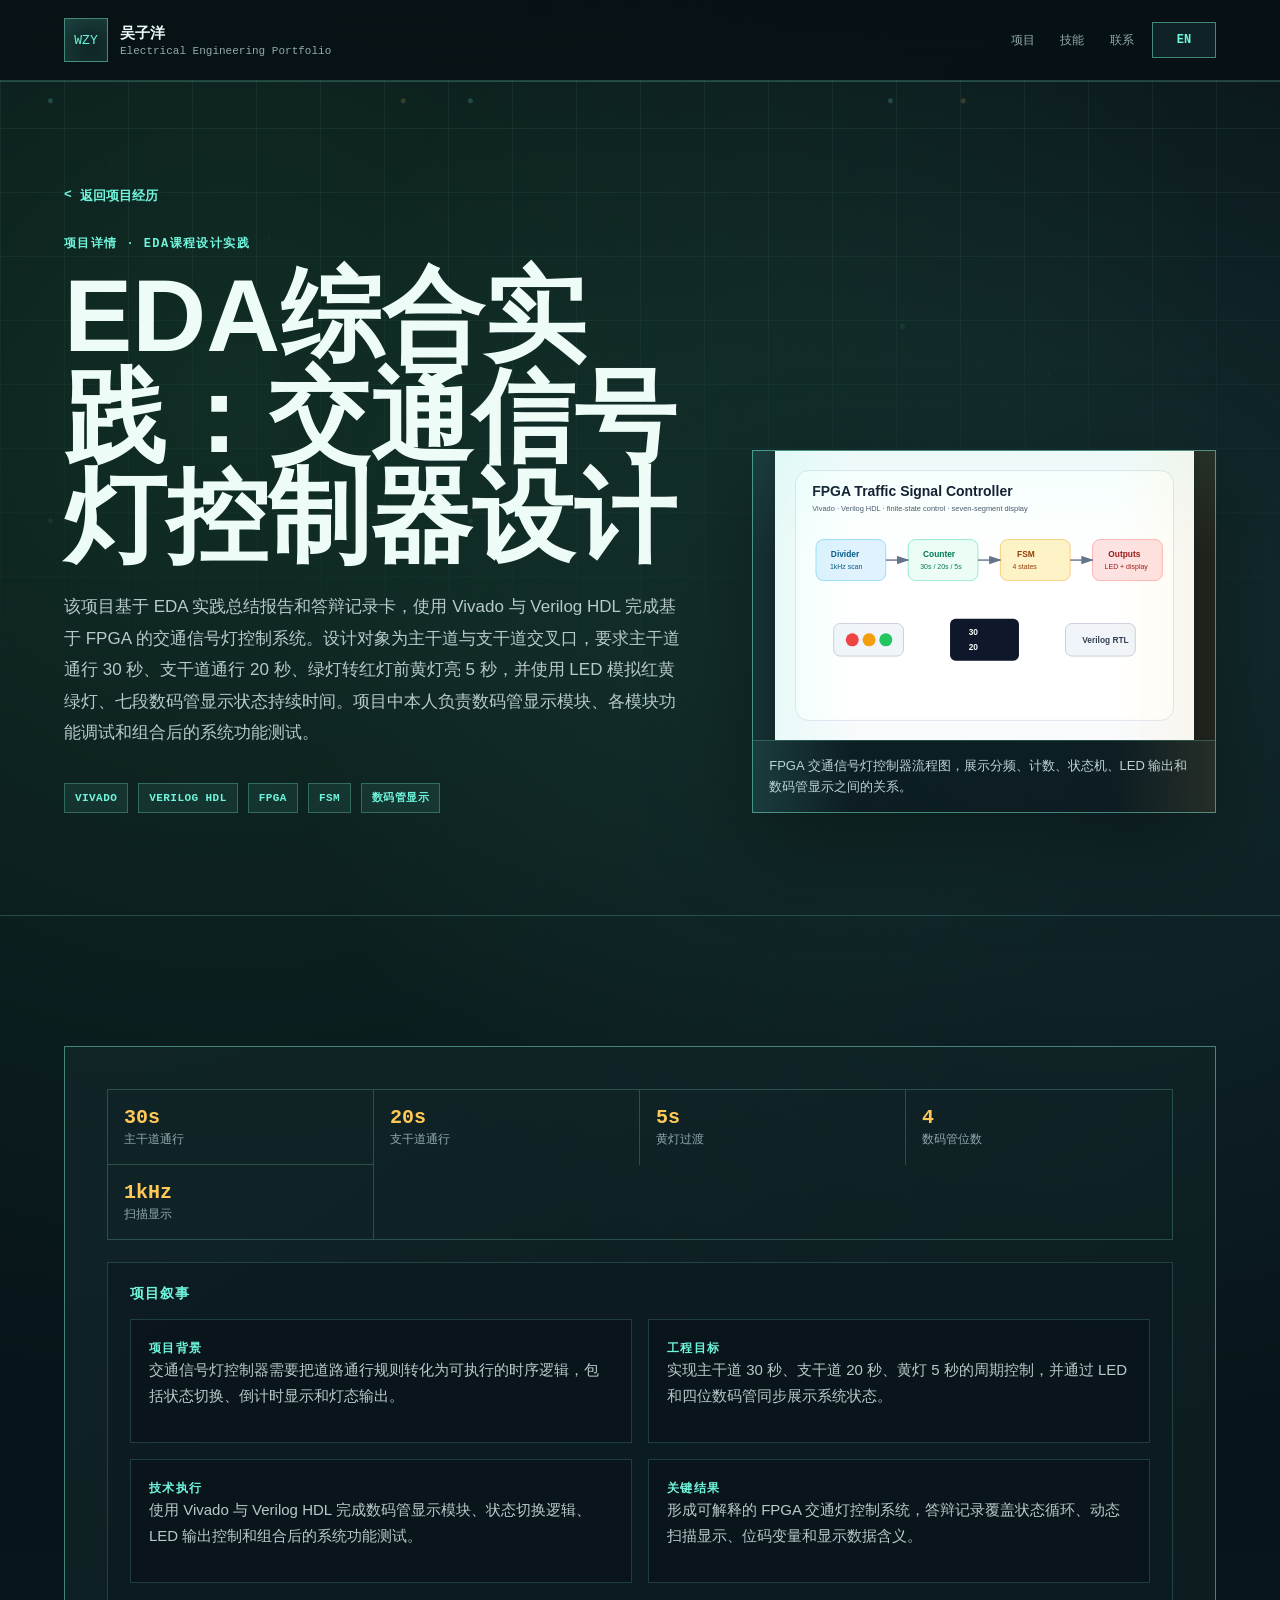
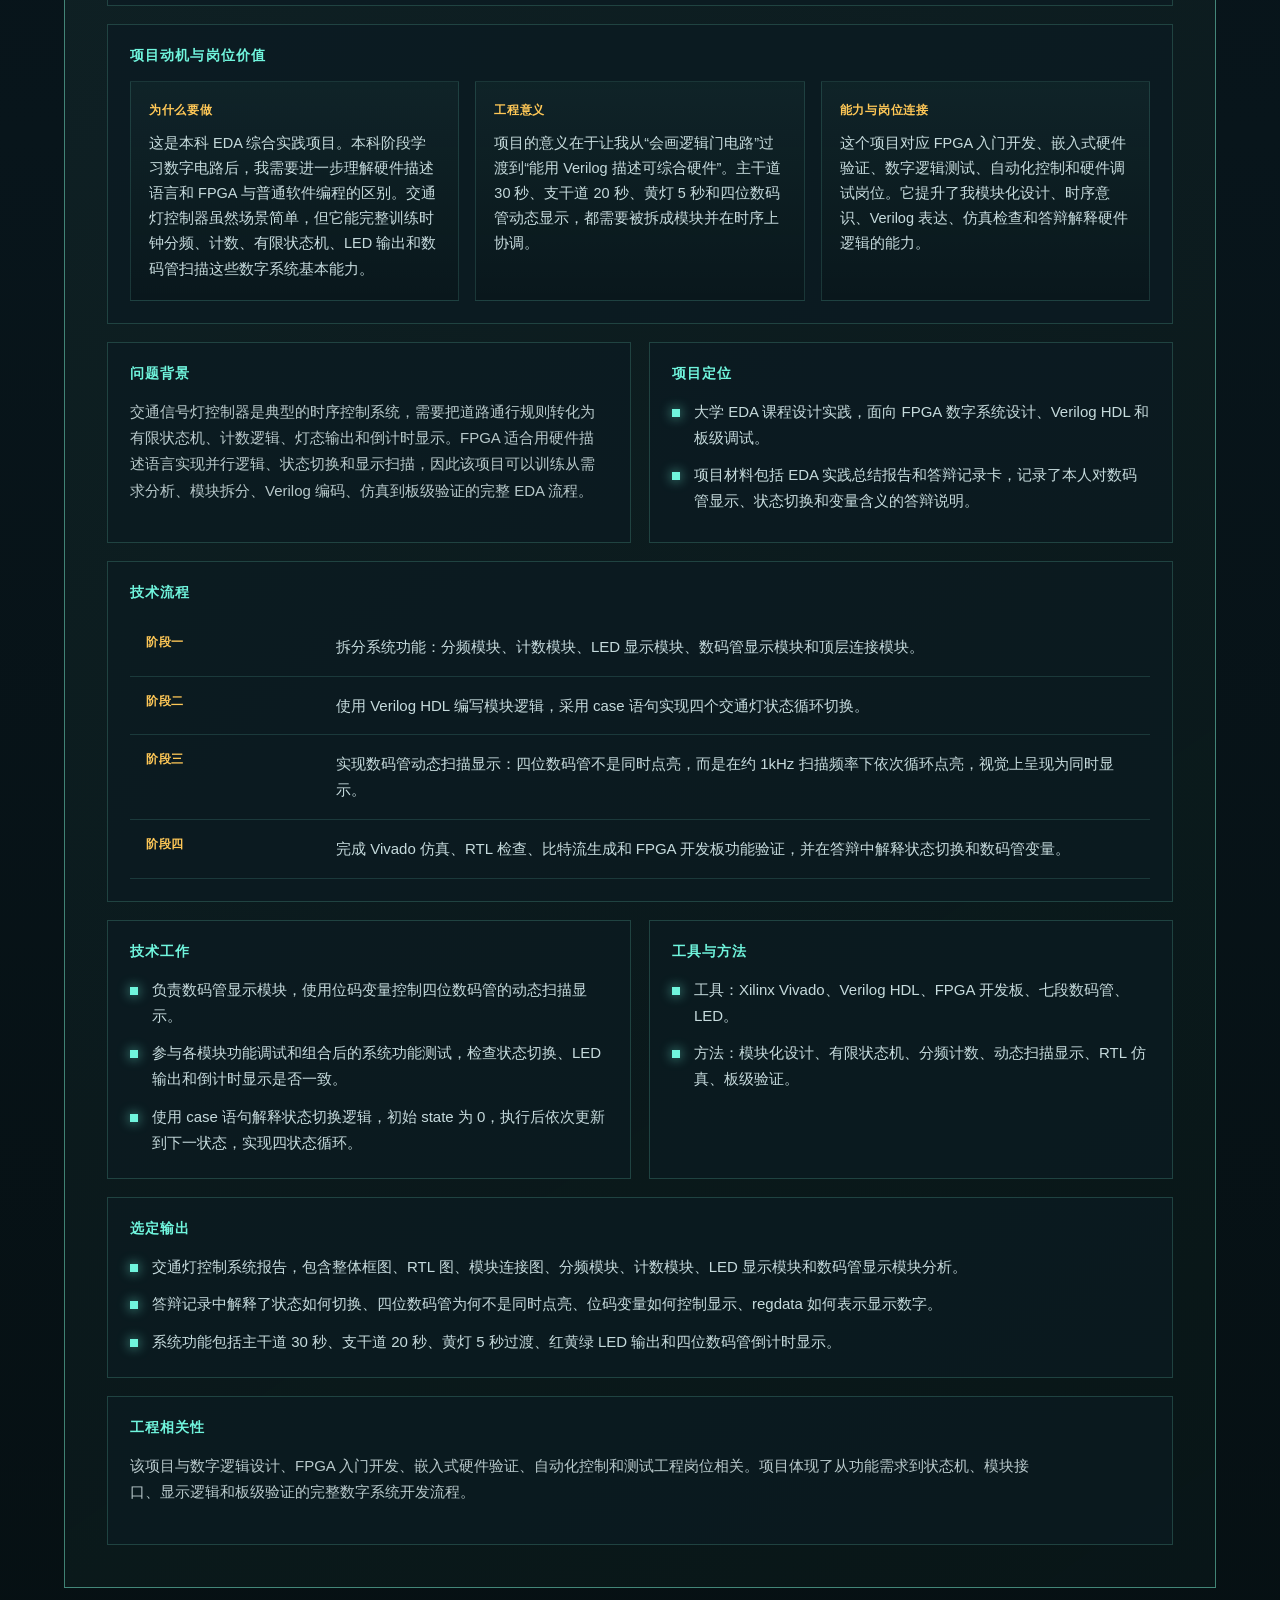
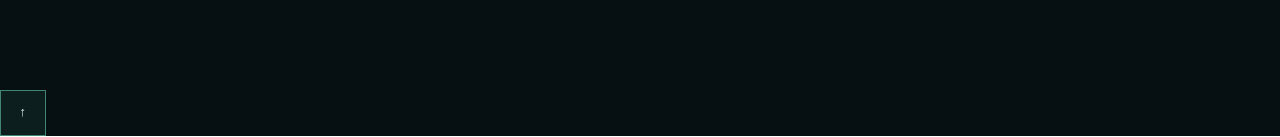
<file: projects/eda-fpga-traffic-light-controller.html>
<!doctype html>
<html lang="zh-CN">
  <head>
    <meta charset="UTF-8" />
    <meta name="viewport" content="width=device-width, initial-scale=1.0" />
    <meta name="description" content="EDA 综合实践交通信号灯控制器设计项目，使用 Vivado、Verilog HDL 和 FPGA 开发板完成有限状态机、数码管显示、LED 控制和系统仿真验证。" />
    <title>EDA综合实践：交通信号灯控制器设计 | 吴子洋</title>
    <link rel="stylesheet" href="../styles.css" />
  </head>
  <body data-lang="zh">
    <div class="page-grid" aria-hidden="true"></div>
    <header class="site-header"><a class="brand" href="../index.html#top" aria-label="返回首页"><span class="brand-mark">WZY</span><span><strong>吴子洋</strong><small>Electrical Engineering Portfolio</small></span></a><div class="header-actions"><nav class="nav" aria-label="项目页面导航"><a href="../index.html#projects"><span class="lang lang-zh">项目</span><span class="lang lang-en">Projects</span></a><a href="../index.html#skills"><span class="lang lang-zh">技能</span><span class="lang lang-en">Skills</span></a><a href="../index.html#contact"><span class="lang lang-zh">联系</span><span class="lang lang-en">Contact</span></a></nav><button class="language-toggle" type="button" aria-label="Switch language"><span data-lang-label="zh">EN</span><span data-lang-label="en">中文</span></button></div></header>
    <main>
      <section class="section project-detail-hero project-brief-hero">
        <div class="brief-copy">
          <a class="back-link" href="../index.html#projects"><span class="lang lang-zh">返回项目经历</span><span class="lang lang-en">Back to Projects</span></a>
          <p class="section-kicker"><span class="lang lang-zh">项目详情 · EDA课程设计实践</span><span class="lang lang-en">Project Detail · EDA Design Practice</span></p>
          <h1><span class="lang lang-zh">EDA综合实践：交通信号灯控制器设计</span><span class="lang lang-en">EDA Practice: FPGA Traffic Signal Controller Design</span></h1>
          <p class="hero-lead"><span class="lang lang-zh">该项目基于 EDA 实践总结报告和答辩记录卡，使用 Vivado 与 Verilog HDL 完成基于 FPGA 的交通信号灯控制系统。设计对象为主干道与支干道交叉口，要求主干道通行 30 秒、支干道通行 20 秒、绿灯转红灯前黄灯亮 5 秒，并使用 LED 模拟红黄绿灯、七段数码管显示状态持续时间。项目中本人负责数码管显示模块、各模块功能调试和组合后的系统功能测试。</span><span class="lang lang-en">This EDA practice project uses Vivado and Verilog HDL to implement an FPGA-based traffic signal controller. The system controls a main road and branch road, with 30s main-road passage, 20s branch-road passage and a 5s yellow-light transition, using LEDs for signal lights and seven-segment displays for countdown timing. My work covered the seven-segment display module, module debugging and integrated system testing.</span></p>
          <div class="tag-row"><span class="tag-chip">Vivado</span><span class="tag-chip">Verilog HDL</span><span class="tag-chip">FPGA</span><span class="tag-chip">FSM</span><span class="tag-chip"><span class="lang lang-zh">数码管显示</span><span class="lang lang-en">Seven-Segment Display</span></span></div>
        </div>
        <figure class="brief-hero-media"><img src="../assets/projects/eda-detail-01-fpga-traffic-workflow.svg" alt="FPGA 交通信号灯控制器流程图" /><figcaption><span class="lang lang-zh">FPGA 交通信号灯控制器流程图，展示分频、计数、状态机、LED 输出和数码管显示之间的关系。</span><span class="lang lang-en">FPGA traffic signal controller workflow showing clock division, counting, state-machine control, LED output and seven-segment display.</span></figcaption></figure>
      </section>
      <section class="section project-detail-section">
        <article class="case-study">
          <div class="case-metrics case-metrics-compact"><div><strong>30s</strong><span><span class="lang lang-zh">主干道通行</span><span class="lang lang-en">main road</span></span></div><div><strong>20s</strong><span><span class="lang lang-zh">支干道通行</span><span class="lang lang-en">branch road</span></span></div><div><strong>5s</strong><span><span class="lang lang-zh">黄灯过渡</span><span class="lang lang-en">yellow transition</span></span></div><div><strong>4</strong><span><span class="lang lang-zh">数码管位数</span><span class="lang lang-en">display digits</span></span></div><div><strong>1kHz</strong><span><span class="lang lang-zh">扫描显示</span><span class="lang lang-en">display scan</span></span></div></div>
          <section class="case-panel case-wide section-anchor">
            <h4><span class="lang lang-zh">项目叙事</span><span class="lang lang-en">Project Story</span></h4>
            <div class="portfolio-card-grid">
              <article class="portfolio-card"><span class="tag"><span class="lang lang-zh">项目背景</span><span class="lang lang-en">Context</span></span><p><span class="lang lang-zh">交通信号灯控制器需要把道路通行规则转化为可执行的时序逻辑，包括状态切换、倒计时显示和灯态输出。</span><span class="lang lang-en">The traffic signal controller converts road-passage rules into executable timing logic, including state switching, countdown display and signal output.</span></p></article>
              <article class="portfolio-card"><span class="tag"><span class="lang lang-zh">工程目标</span><span class="lang lang-en">Objective</span></span><p><span class="lang lang-zh">实现主干道 30 秒、支干道 20 秒、黄灯 5 秒的周期控制，并通过 LED 和四位数码管同步展示系统状态。</span><span class="lang lang-en">The objective was to implement 30s main-road timing, 20s branch-road timing and 5s yellow transition with LED and four-digit display output.</span></p></article>
              <article class="portfolio-card"><span class="tag"><span class="lang lang-zh">技术执行</span><span class="lang lang-en">Action</span></span><p><span class="lang lang-zh">使用 Vivado 与 Verilog HDL 完成数码管显示模块、状态切换逻辑、LED 输出控制和组合后的系统功能测试。</span><span class="lang lang-en">Vivado and Verilog HDL were used for display logic, state switching, LED output control and integrated system testing.</span></p></article>
              <article class="portfolio-card"><span class="tag"><span class="lang lang-zh">关键结果</span><span class="lang lang-en">Result</span></span><p><span class="lang lang-zh">形成可解释的 FPGA 交通灯控制系统，答辩记录覆盖状态循环、动态扫描显示、位码变量和显示数据含义。</span><span class="lang lang-en">The project produced an explainable FPGA traffic-light controller, with defence discussion covering state cycling, display scanning, digit selection and display data.</span></p></article>
            </div>
          </section>

          <section class="case-panel case-wide section-anchor project-rationale">
            <h4><span class="lang lang-zh">项目动机与岗位价值</span><span class="lang lang-en">Project Motivation and Role Value</span></h4>
            <div class="rationale-grid">
              <article>
                <strong><span class="lang lang-zh">为什么要做</span><span class="lang lang-en">Why this project</span></strong>
                <p><span class="lang lang-zh">这是本科 EDA 综合实践项目。本科阶段学习数字电路后，我需要进一步理解硬件描述语言和 FPGA 与普通软件编程的区别。交通灯控制器虽然场景简单，但它能完整训练时钟分频、计数、有限状态机、LED 输出和数码管扫描这些数字系统基本能力。</span><span class="lang lang-en">This was an undergraduate EDA practice project. After studying digital circuits, I needed to understand the difference between hardware description and normal software programming. A traffic-light controller is simple, but it trains clock division, counting, FSM design, LED output and seven-segment scanning.</span></p>
              </article>
              <article>
                <strong><span class="lang lang-zh">工程意义</span><span class="lang lang-en">Engineering meaning</span></strong>
                <p><span class="lang lang-zh">项目的意义在于让我从“会画逻辑门电路”过渡到“能用 Verilog 描述可综合硬件”。主干道 30 秒、支干道 20 秒、黄灯 5 秒和四位数码管动态显示，都需要被拆成模块并在时序上协调。</span><span class="lang lang-en">The project moved me from drawing logic-gate circuits to describing synthesizable hardware in Verilog. The 30s main road, 20s branch road, 5s yellow transition and four-digit dynamic display all had to be decomposed into modules and coordinated by timing.</span></p>
              </article>
              <article>
                <strong><span class="lang lang-zh">能力与岗位连接</span><span class="lang lang-en">Ability and role connection</span></strong>
                <p><span class="lang lang-zh">这个项目对应 FPGA 入门开发、嵌入式硬件验证、数字逻辑测试、自动化控制和硬件调试岗位。它提升了我模块化设计、时序意识、Verilog 表达、仿真检查和答辩解释硬件逻辑的能力。</span><span class="lang lang-en">The project is relevant to entry-level FPGA development, embedded hardware verification, digital-logic testing, automation control and hardware debugging. It improved modular design, timing awareness, Verilog expression, simulation checking and explaining hardware logic.</span></p>
              </article>
            </div>
          </section>
          <div class="case-grid">
            <section class="case-panel section-anchor"><h4><span class="lang lang-zh">问题背景</span><span class="lang lang-en">Problem Context</span></h4><p class="case-note"><span class="lang lang-zh">交通信号灯控制器是典型的时序控制系统，需要把道路通行规则转化为有限状态机、计数逻辑、灯态输出和倒计时显示。FPGA 适合用硬件描述语言实现并行逻辑、状态切换和显示扫描，因此该项目可以训练从需求分析、模块拆分、Verilog 编码、仿真到板级验证的完整 EDA 流程。</span><span class="lang lang-en">A traffic signal controller is a typical sequential control system. Road-passage rules must be converted into finite states, counting logic, signal outputs and countdown display. FPGA implementation trains the full EDA workflow from requirement analysis and modular design to Verilog coding, simulation and board-level verification.</span></p></section>
            <section class="case-panel section-anchor"><h4><span class="lang lang-zh">项目定位</span><span class="lang lang-en">Project Type</span></h4><ul class="detail-list"><li><span class="lang lang-zh">大学 EDA 课程设计实践，面向 FPGA 数字系统设计、Verilog HDL 和板级调试。</span><span class="lang lang-en">University EDA design-practice project focused on FPGA digital system design, Verilog HDL and board-level debugging.</span></li><li><span class="lang lang-zh">项目材料包括 EDA 实践总结报告和答辩记录卡，记录了本人对数码管显示、状态切换和变量含义的答辩说明。</span><span class="lang lang-en">The materials include an EDA project report and defence record covering explanations of display logic, state switching and variable meanings.</span></li></ul></section>
          </div>
          <section class="case-panel case-wide section-anchor"><h4><span class="lang lang-zh">技术流程</span><span class="lang lang-en">Technical Workflow</span></h4><div class="brief-table-wrap"><table class="brief-table"><tbody>
            <tr><th><span class="lang lang-zh">阶段一</span><span class="lang lang-en">Stage 1</span></th><td><span class="lang lang-zh">拆分系统功能：分频模块、计数模块、LED 显示模块、数码管显示模块和顶层连接模块。</span><span class="lang lang-en">Decompose the system into clock divider, counter, LED display, seven-segment display and top-level integration modules.</span></td></tr>
            <tr><th><span class="lang lang-zh">阶段二</span><span class="lang lang-en">Stage 2</span></th><td><span class="lang lang-zh">使用 Verilog HDL 编写模块逻辑，采用 case 语句实现四个交通灯状态循环切换。</span><span class="lang lang-en">Write module logic in Verilog HDL and use case statements to cycle through four traffic-signal states.</span></td></tr>
            <tr><th><span class="lang lang-zh">阶段三</span><span class="lang lang-en">Stage 3</span></th><td><span class="lang lang-zh">实现数码管动态扫描显示：四位数码管不是同时点亮，而是在约 1kHz 扫描频率下依次循环点亮，视觉上呈现为同时显示。</span><span class="lang lang-en">Implement dynamic seven-segment scanning: four digits are activated sequentially at around 1kHz, appearing simultaneous to the human eye.</span></td></tr>
            <tr><th><span class="lang lang-zh">阶段四</span><span class="lang lang-en">Stage 4</span></th><td><span class="lang lang-zh">完成 Vivado 仿真、RTL 检查、比特流生成和 FPGA 开发板功能验证，并在答辩中解释状态切换和数码管变量。</span><span class="lang lang-en">Run Vivado simulation, RTL checks, bitstream generation and FPGA board verification, then explain state switching and display variables during the defence.</span></td></tr>
          </tbody></table></div></section>
          <div class="case-grid">
            <section class="case-panel section-anchor"><h4><span class="lang lang-zh">技术工作</span><span class="lang lang-en">Technical Contribution</span></h4><ul class="detail-list"><li><span class="lang lang-zh">负责数码管显示模块，使用位码变量控制四位数码管的动态扫描显示。</span><span class="lang lang-en">Worked on the seven-segment display module and used digit-select logic to control four-digit dynamic scanning.</span></li><li><span class="lang lang-zh">参与各模块功能调试和组合后的系统功能测试，检查状态切换、LED 输出和倒计时显示是否一致。</span><span class="lang lang-en">Debugged individual modules and tested the integrated system for state switching, LED output and countdown-display consistency.</span></li><li><span class="lang lang-zh">使用 case 语句解释状态切换逻辑，初始 state 为 0，执行后依次更新到下一状态，实现四状态循环。</span><span class="lang lang-en">Used case-statement logic to explain state switching, where the initial state updates sequentially to complete a four-state cycle.</span></li></ul></section>
            <section class="case-panel section-anchor"><h4><span class="lang lang-zh">工具与方法</span><span class="lang lang-en">Tools and Methods</span></h4><ul class="detail-list"><li><span class="lang lang-zh">工具：Xilinx Vivado、Verilog HDL、FPGA 开发板、七段数码管、LED。</span><span class="lang lang-en">Tools: Xilinx Vivado, Verilog HDL, FPGA development board, seven-segment displays and LEDs.</span></li><li><span class="lang lang-zh">方法：模块化设计、有限状态机、分频计数、动态扫描显示、RTL 仿真、板级验证。</span><span class="lang lang-en">Methods: modular design, finite-state machine, frequency division, counting, dynamic display scanning, RTL simulation and board-level verification.</span></li></ul></section>
          </div>
          <section class="case-panel case-wide section-anchor"><h4><span class="lang lang-zh">选定输出</span><span class="lang lang-en">Selected Outputs</span></h4><ul class="detail-list"><li><span class="lang lang-zh">交通灯控制系统报告，包含整体框图、RTL 图、模块连接图、分频模块、计数模块、LED 显示模块和数码管显示模块分析。</span><span class="lang lang-en">Traffic signal controller report covering system block diagram, RTL view, module connection, divider, counter, LED display and seven-segment display analysis.</span></li><li><span class="lang lang-zh">答辩记录中解释了状态如何切换、四位数码管为何不是同时点亮、位码变量如何控制显示、regdata 如何表示显示数字。</span><span class="lang lang-en">The defence record explains state switching, sequential scanning of four digits, digit-select control and how regdata represents display numbers.</span></li><li><span class="lang lang-zh">系统功能包括主干道 30 秒、支干道 20 秒、黄灯 5 秒过渡、红黄绿 LED 输出和四位数码管倒计时显示。</span><span class="lang lang-en">The system includes 30s main-road timing, 20s branch-road timing, 5s yellow transition, red-yellow-green LED output and four-digit countdown display.</span></li></ul></section>
          <section class="case-panel case-wide section-anchor"><h4><span class="lang lang-zh">工程相关性</span><span class="lang lang-en">Engineering Relevance</span></h4><p class="case-note"><span class="lang lang-zh">该项目与数字逻辑设计、FPGA 入门开发、嵌入式硬件验证、自动化控制和测试工程岗位相关。项目体现了从功能需求到状态机、模块接口、显示逻辑和板级验证的完整数字系统开发流程。</span><span class="lang lang-en">This project is relevant to digital logic design, entry-level FPGA development, embedded hardware verification, automation control and testing roles. It shows a workflow from functional requirements to FSM, module interfaces, display logic and board-level verification.</span></p></section>
        </article>
      </section>
    </main>
    <button class="to-top" type="button" aria-label="Back to top">↑</button><script src="../script.js"></script>
  </body>
</html>
</file>
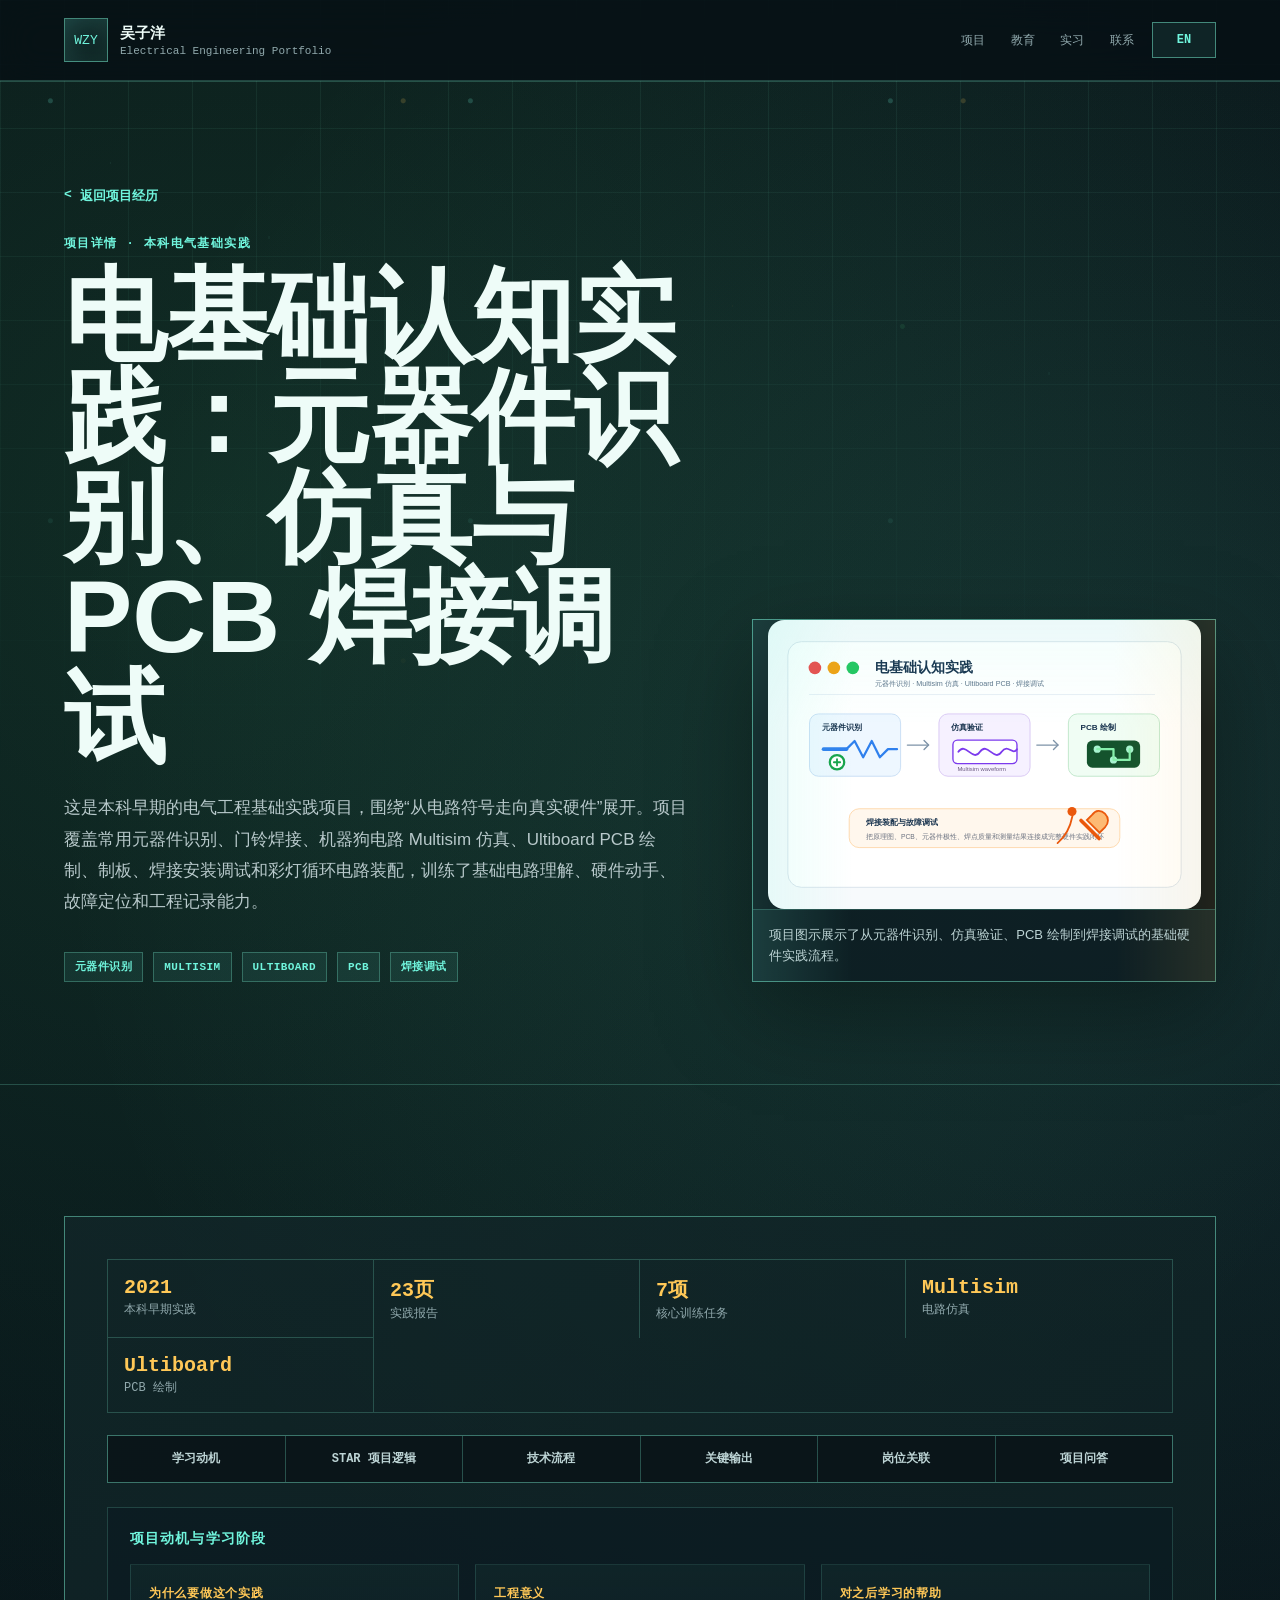
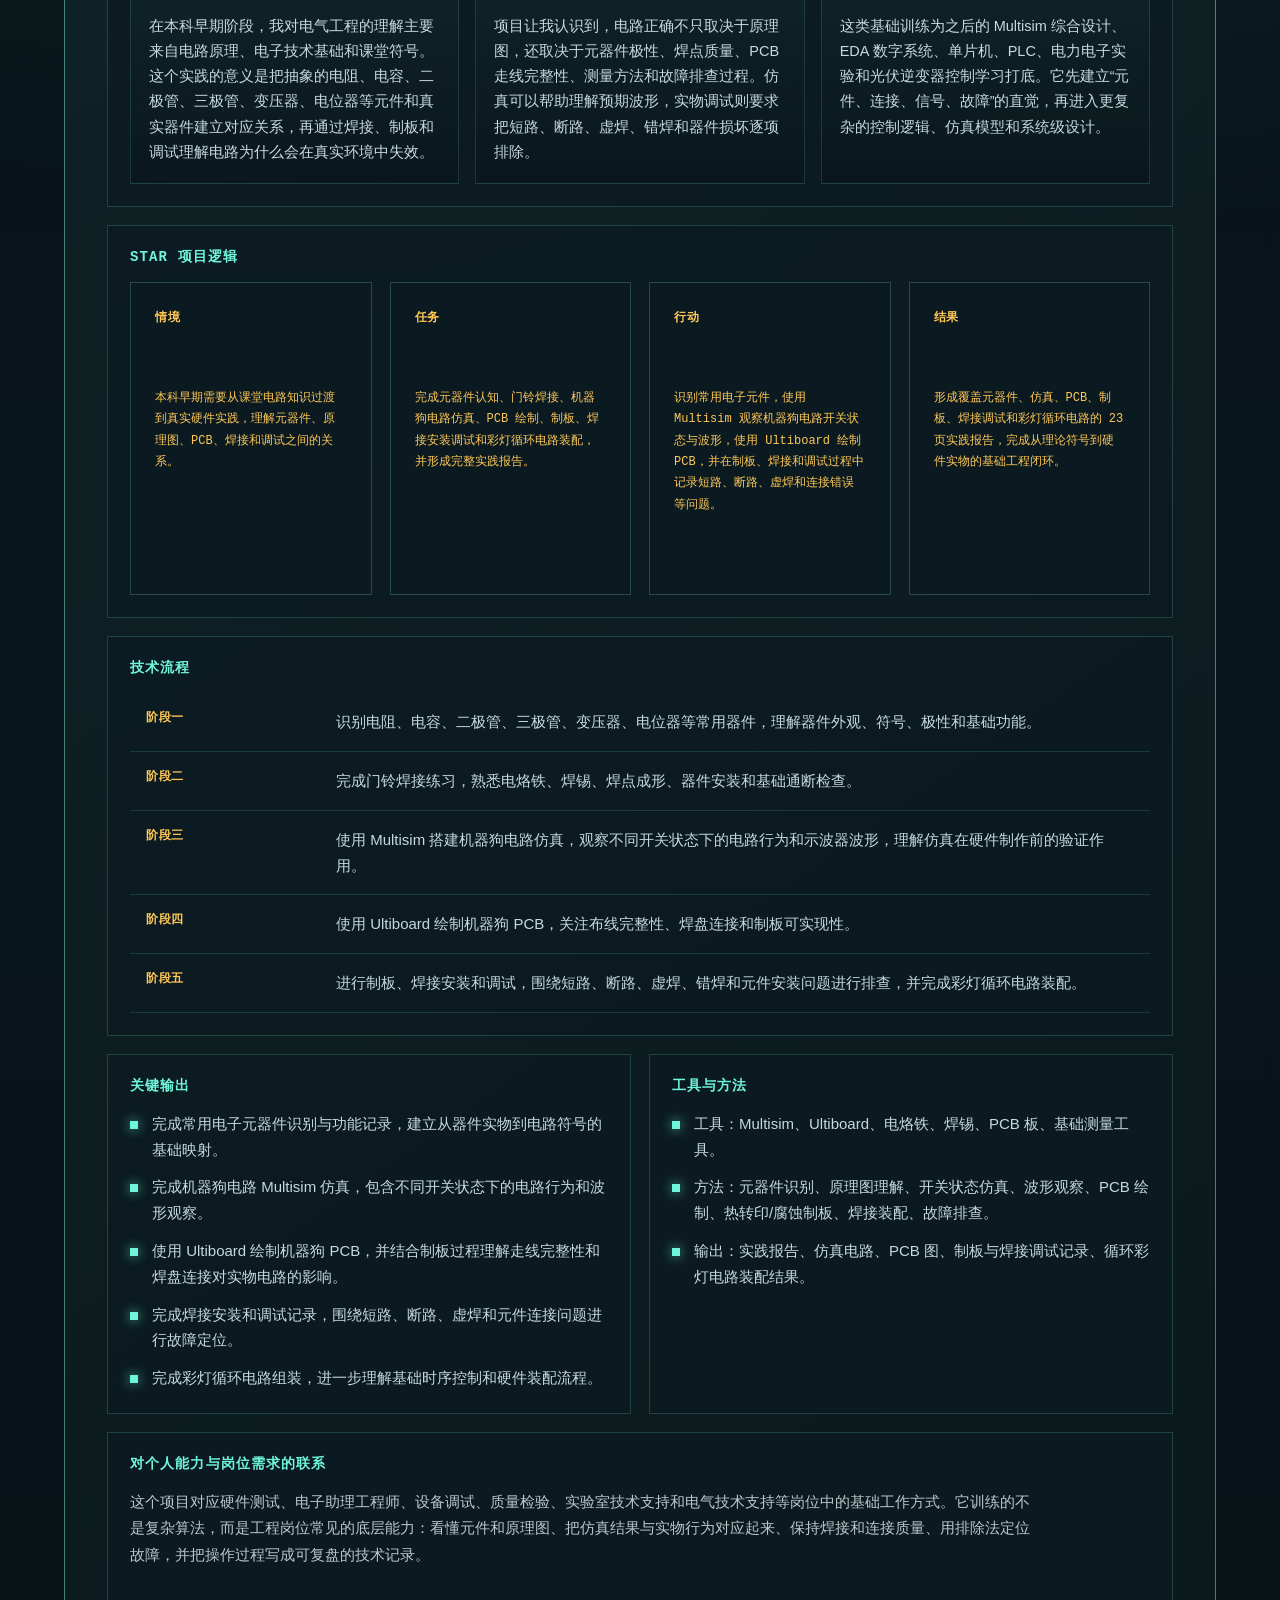
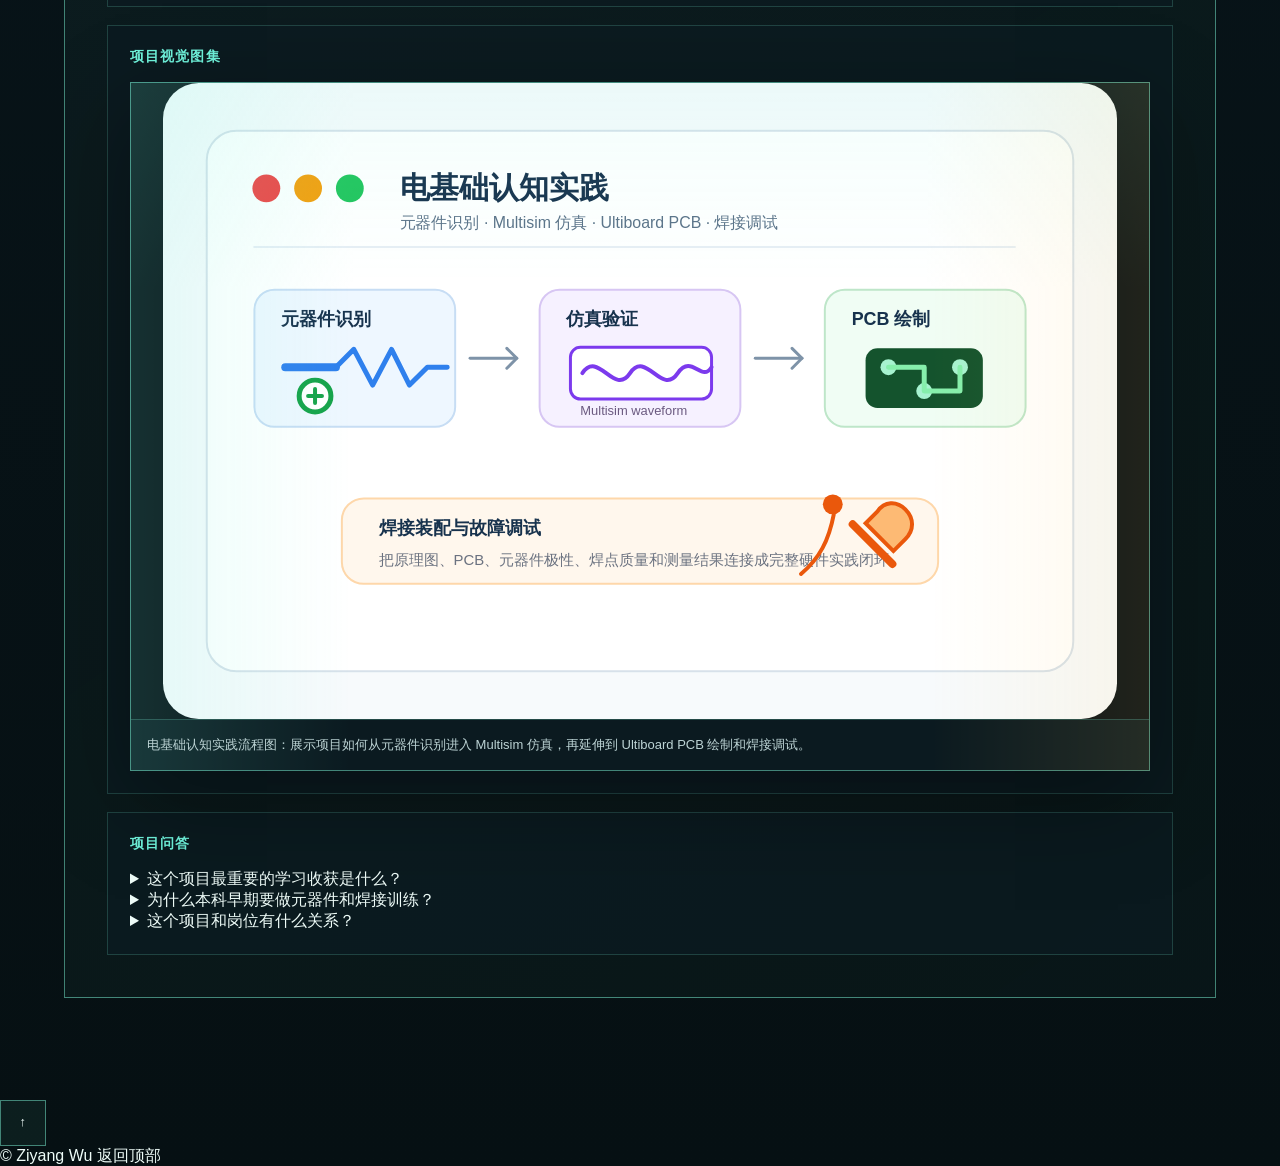
<file: projects/electrical-foundation-practice.html>
<!doctype html>
<html lang="zh-CN">
  <head>
    <meta charset="UTF-8" />
    <meta name="viewport" content="width=device-width, initial-scale=1.0" />
    <meta
      name="description"
      content="电基础认知实践项目，覆盖元器件识别、Multisim 仿真、Ultiboard PCB 绘制、制板、焊接装配、硬件调试和彩灯循环电路。"
    />
    <title>电基础认知实践：元器件识别、仿真与 PCB 焊接调试 | 吴子洋</title>
    <link rel="stylesheet" href="../styles.css" />
  </head>
  <body data-lang="zh">
    <div class="page-grid" aria-hidden="true"></div>

    <header class="site-header">
      <a class="brand" href="../index.html#top" aria-label="返回首页">
        <span class="brand-mark">WZY</span>
        <span>
          <strong>吴子洋</strong>
          <small>Electrical Engineering Portfolio</small>
        </span>
      </a>

      <div class="header-actions">
        <nav class="nav" aria-label="项目页面导航">
          <a href="../index.html#projects"><span class="lang lang-zh">项目</span><span class="lang lang-en">Projects</span></a>
          <a href="../index.html#education"><span class="lang lang-zh">教育</span><span class="lang lang-en">Education</span></a>
          <a href="../index.html#experience"><span class="lang lang-zh">实习</span><span class="lang lang-en">Experience</span></a>
          <a href="../index.html#contact"><span class="lang lang-zh">联系</span><span class="lang lang-en">Contact</span></a>
        </nav>
        <button class="language-toggle" type="button" aria-label="Switch language">
          <span data-lang-label="zh">EN</span>
          <span data-lang-label="en">中文</span>
        </button>
      </div>
    </header>

    <main>
      <section class="section project-detail-hero project-brief-hero">
        <div class="brief-copy">
          <a class="back-link" href="../index.html#projects">
            <span class="lang lang-zh">返回项目经历</span>
            <span class="lang lang-en">Back to Projects</span>
          </a>
          <p class="section-kicker">
            <span class="lang lang-zh">项目详情 · 本科电气基础实践</span>
            <span class="lang lang-en">Project Detail · Undergraduate Electrical Foundation Practice</span>
          </p>
          <h1>
            <span class="lang lang-zh">电基础认知实践：元器件识别、仿真与 PCB 焊接调试</span>
            <span class="lang lang-en">Electrical Foundation Practice: Components, Simulation and PCB Debugging</span>
          </h1>
          <p class="hero-lead">
            <span class="lang lang-zh">
              这是本科早期的电气工程基础实践项目，围绕“从电路符号走向真实硬件”展开。项目覆盖常用元器件识别、门铃焊接、机器狗电路 Multisim 仿真、Ultiboard PCB 绘制、制板、焊接安装调试和彩灯循环电路装配，训练了基础电路理解、硬件动手、故障定位和工程记录能力。
            </span>
            <span class="lang lang-en">
              This early undergraduate electrical foundation project connected circuit symbols with real hardware through component recognition, soldering, Multisim simulation, Ultiboard PCB layout, board making, assembly debugging and cyclic light-circuit construction.
            </span>
          </p>
          <div class="tag-row">
            <span class="tag-chip"><span class="lang lang-zh">元器件识别</span><span class="lang lang-en">Component Recognition</span></span>
            <span class="tag-chip">Multisim</span>
            <span class="tag-chip">Ultiboard</span>
            <span class="tag-chip">PCB</span>
            <span class="tag-chip"><span class="lang lang-zh">焊接调试</span><span class="lang lang-en">Soldering Debug</span></span>
          </div>
        </div>

        <figure class="brief-hero-media">
          <img src="../assets/projects/electrical-foundation-card-01-components-pcb.svg" alt="电基础认知实践中的元器件识别、Multisim 仿真、PCB 绘制和焊接调试流程图" />
          <figcaption>
            <span class="lang lang-zh">项目图示展示了从元器件识别、仿真验证、PCB 绘制到焊接调试的基础硬件实践流程。</span>
            <span class="lang lang-en">The visual shows the foundation workflow from component recognition and simulation to PCB layout and soldering debug.</span>
          </figcaption>
        </figure>
      </section>

      <section class="section project-detail-section">
        <article class="case-study">
          <div class="case-metrics case-metrics-compact">
            <div><strong>2021</strong><span><span class="lang lang-zh">本科早期实践</span><span class="lang lang-en">early undergraduate practice</span></span></div>
            <div><strong>23页</strong><span><span class="lang lang-zh">实践报告</span><span class="lang lang-en">practice report</span></span></div>
            <div><strong>7项</strong><span><span class="lang lang-zh">核心训练任务</span><span class="lang lang-en">core tasks</span></span></div>
            <div><strong>Multisim</strong><span><span class="lang lang-zh">电路仿真</span><span class="lang lang-en">circuit simulation</span></span></div>
            <div><strong>Ultiboard</strong><span><span class="lang lang-zh">PCB 绘制</span><span class="lang lang-en">PCB layout</span></span></div>
          </div>

          <nav class="case-map" aria-label="Project section navigation">
            <a href="#why"><span class="lang lang-zh">学习动机</span><span class="lang lang-en">Motivation</span></a>
            <a href="#star"><span class="lang lang-zh">STAR 项目逻辑</span><span class="lang lang-en">STAR Logic</span></a>
            <a href="#workflow"><span class="lang lang-zh">技术流程</span><span class="lang lang-en">Workflow</span></a>
            <a href="#outputs"><span class="lang lang-zh">关键输出</span><span class="lang lang-en">Outputs</span></a>
            <a href="#relevance"><span class="lang lang-zh">岗位关联</span><span class="lang lang-en">Role Relevance</span></a>
            <a href="#faq"><span class="lang lang-zh">项目问答</span><span class="lang lang-en">FAQ</span></a>
          </nav>

          <section class="case-panel case-wide section-anchor project-rationale" id="why">
            <h4><span class="lang lang-zh">项目动机与学习阶段</span><span class="lang lang-en">Project Motivation and Learning Stage</span></h4>
            <div class="rationale-grid">
              <article>
                <strong><span class="lang lang-zh">为什么要做这个实践</span><span class="lang lang-en">Why this project</span></strong>
                <p>
                  <span class="lang lang-zh">在本科早期阶段，我对电气工程的理解主要来自电路原理、电子技术基础和课堂符号。这个实践的意义是把抽象的电阻、电容、二极管、三极管、变压器、电位器等元件和真实器件建立对应关系，再通过焊接、制板和调试理解电路为什么会在真实环境中失效。</span>
                  <span class="lang lang-en">At the early undergraduate stage, my understanding of electrical engineering mainly came from circuit theory and electronic fundamentals. This project linked circuit symbols with physical components and hardware failure modes.</span>
                </p>
              </article>
              <article>
                <strong><span class="lang lang-zh">工程意义</span><span class="lang lang-en">Engineering meaning</span></strong>
                <p>
                  <span class="lang lang-zh">项目让我认识到，电路正确不只取决于原理图，还取决于元器件极性、焊点质量、PCB 走线完整性、测量方法和故障排查过程。仿真可以帮助理解预期波形，实物调试则要求把短路、断路、虚焊、错焊和器件损坏逐项排除。</span>
                  <span class="lang lang-en">The work showed that a correct circuit depends not only on the schematic, but also on polarity, solder-joint quality, PCB trace integrity, measurement and fault isolation.</span>
                </p>
              </article>
              <article>
                <strong><span class="lang lang-zh">对之后学习的帮助</span><span class="lang lang-en">How it supported later study</span></strong>
                <p>
                  <span class="lang lang-zh">这类基础训练为之后的 Multisim 综合设计、EDA 数字系统、单片机、PLC、电力电子实验和光伏逆变器控制学习打底。它先建立“元件、连接、信号、故障”的直觉，再进入更复杂的控制逻辑、仿真模型和系统级设计。</span>
                  <span class="lang lang-en">This foundation supported later work in Multisim design, EDA, microcontrollers, PLCs, power electronics and PV inverter control by building intuition around components, connections, signals and faults.</span>
                </p>
              </article>
            </div>
          </section>

          <section class="case-panel case-wide section-anchor" id="star">
            <h4><span class="lang lang-zh">STAR 项目逻辑</span><span class="lang lang-en">STAR Project Logic</span></h4>
            <div class="workflow-grid">
              <div class="workflow-step">
                <strong><span class="lang lang-zh">情境</span><span class="lang lang-en">Situation</span></strong>
                <p><span class="lang lang-zh">本科早期需要从课堂电路知识过渡到真实硬件实践，理解元器件、原理图、PCB、焊接和调试之间的关系。</span><span class="lang lang-en">Early undergraduate study required moving from circuit theory to hands-on hardware practice.</span></p>
              </div>
              <div class="workflow-step">
                <strong><span class="lang lang-zh">任务</span><span class="lang lang-en">Task</span></strong>
                <p><span class="lang lang-zh">完成元器件认知、门铃焊接、机器狗电路仿真、PCB 绘制、制板、焊接安装调试和彩灯循环电路装配，并形成完整实践报告。</span><span class="lang lang-en">The task covered component recognition, soldering, circuit simulation, PCB layout, board making, assembly debugging and reporting.</span></p>
              </div>
              <div class="workflow-step">
                <strong><span class="lang lang-zh">行动</span><span class="lang lang-en">Action</span></strong>
                <p><span class="lang lang-zh">识别常用电子元件，使用 Multisim 观察机器狗电路开关状态与波形，使用 Ultiboard 绘制 PCB，并在制板、焊接和调试过程中记录短路、断路、虚焊和连接错误等问题。</span><span class="lang lang-en">I identified components, simulated switch states and waveforms in Multisim, created PCB layout in Ultiboard, and recorded fault types during fabrication and soldering.</span></p>
              </div>
              <div class="workflow-step">
                <strong><span class="lang lang-zh">结果</span><span class="lang lang-en">Result</span></strong>
                <p><span class="lang lang-zh">形成覆盖元器件、仿真、PCB、制板、焊接调试和彩灯循环电路的 23 页实践报告，完成从理论符号到硬件实物的基础工程闭环。</span><span class="lang lang-en">The project produced a 23-page report and completed a foundation workflow from circuit symbols to physical hardware.</span></p>
              </div>
            </div>
          </section>

          <section class="case-panel case-wide section-anchor" id="workflow">
            <h4><span class="lang lang-zh">技术流程</span><span class="lang lang-en">Technical Workflow</span></h4>
            <div class="brief-table-wrap">
              <table class="brief-table">
                <tbody>
                  <tr>
                    <th><span class="lang lang-zh">阶段一</span><span class="lang lang-en">Stage 1</span></th>
                    <td><span class="lang lang-zh">识别电阻、电容、二极管、三极管、变压器、电位器等常用器件，理解器件外观、符号、极性和基础功能。</span><span class="lang lang-en">Identify common resistors, capacitors, diodes, transistors, transformers and potentiometers, linking appearance, symbol, polarity and function.</span></td>
                  </tr>
                  <tr>
                    <th><span class="lang lang-zh">阶段二</span><span class="lang lang-en">Stage 2</span></th>
                    <td><span class="lang lang-zh">完成门铃焊接练习，熟悉电烙铁、焊锡、焊点成形、器件安装和基础通断检查。</span><span class="lang lang-en">Complete a doorbell soldering exercise to practise soldering tools, joint formation, component mounting and continuity checks.</span></td>
                  </tr>
                  <tr>
                    <th><span class="lang lang-zh">阶段三</span><span class="lang lang-en">Stage 3</span></th>
                    <td><span class="lang lang-zh">使用 Multisim 搭建机器狗电路仿真，观察不同开关状态下的电路行为和示波器波形，理解仿真在硬件制作前的验证作用。</span><span class="lang lang-en">Build the machine-dog circuit in Multisim, observe switch-state behaviour and oscilloscope waveforms, and use simulation before physical implementation.</span></td>
                  </tr>
                  <tr>
                    <th><span class="lang lang-zh">阶段四</span><span class="lang lang-en">Stage 4</span></th>
                    <td><span class="lang lang-zh">使用 Ultiboard 绘制机器狗 PCB，关注布线完整性、焊盘连接和制板可实现性。</span><span class="lang lang-en">Create the PCB layout in Ultiboard, considering routing integrity, pad connections and fabrication feasibility.</span></td>
                  </tr>
                  <tr>
                    <th><span class="lang lang-zh">阶段五</span><span class="lang lang-en">Stage 5</span></th>
                    <td><span class="lang lang-zh">进行制板、焊接安装和调试，围绕短路、断路、虚焊、错焊和元件安装问题进行排查，并完成彩灯循环电路装配。</span><span class="lang lang-en">Fabricate, solder, assemble and debug the circuit, checking short circuits, open circuits, weak solder joints, wiring errors and component installation issues.</span></td>
                  </tr>
                </tbody>
              </table>
            </div>
          </section>

          <div class="case-grid">
            <section class="case-panel section-anchor" id="outputs">
              <h4><span class="lang lang-zh">关键输出</span><span class="lang lang-en">Selected Outputs</span></h4>
              <ul class="detail-list">
                <li><span class="lang lang-zh">完成常用电子元器件识别与功能记录，建立从器件实物到电路符号的基础映射。</span><span class="lang lang-en">Completed common electronic component recognition and functional notes.</span></li>
                <li><span class="lang lang-zh">完成机器狗电路 Multisim 仿真，包含不同开关状态下的电路行为和波形观察。</span><span class="lang lang-en">Completed Multisim simulation of the machine-dog circuit with switch-state and waveform observations.</span></li>
                <li><span class="lang lang-zh">使用 Ultiboard 绘制机器狗 PCB，并结合制板过程理解走线完整性和焊盘连接对实物电路的影响。</span><span class="lang lang-en">Used Ultiboard to create a PCB layout and connected routing integrity with physical board behaviour.</span></li>
                <li><span class="lang lang-zh">完成焊接安装和调试记录，围绕短路、断路、虚焊和元件连接问题进行故障定位。</span><span class="lang lang-en">Produced soldering and debugging notes covering short circuits, open circuits, weak solder joints and connection issues.</span></li>
                <li><span class="lang lang-zh">完成彩灯循环电路组装，进一步理解基础时序控制和硬件装配流程。</span><span class="lang lang-en">Assembled a cyclic light circuit to reinforce basic timing and hardware assembly practice.</span></li>
              </ul>
            </section>

            <section class="case-panel section-anchor">
              <h4><span class="lang lang-zh">工具与方法</span><span class="lang lang-en">Tools and Methods</span></h4>
              <ul class="detail-list">
                <li><span class="lang lang-zh">工具：Multisim、Ultiboard、电烙铁、焊锡、PCB 板、基础测量工具。</span><span class="lang lang-en">Tools: Multisim, Ultiboard, soldering iron, solder, PCB board and basic measurement tools.</span></li>
                <li><span class="lang lang-zh">方法：元器件识别、原理图理解、开关状态仿真、波形观察、PCB 绘制、热转印/腐蚀制板、焊接装配、故障排查。</span><span class="lang lang-en">Methods: component recognition, schematic interpretation, switch-state simulation, waveform observation, PCB layout, board fabrication, soldering assembly and troubleshooting.</span></li>
                <li><span class="lang lang-zh">输出：实践报告、仿真电路、PCB 图、制板与焊接调试记录、循环彩灯电路装配结果。</span><span class="lang lang-en">Outputs: practice report, simulation circuit, PCB layout, fabrication and soldering notes, and cyclic light-circuit assembly.</span></li>
              </ul>
            </section>
          </div>

          <section class="case-panel case-wide section-anchor" id="relevance">
            <h4><span class="lang lang-zh">对个人能力与岗位需求的联系</span><span class="lang lang-en">Relevance to Engineering Roles</span></h4>
            <p class="case-note">
              <span class="lang lang-zh">
                这个项目对应硬件测试、电子助理工程师、设备调试、质量检验、实验室技术支持和电气技术支持等岗位中的基础工作方式。它训练的不是复杂算法，而是工程岗位常见的底层能力：看懂元件和原理图、把仿真结果与实物行为对应起来、保持焊接和连接质量、用排除法定位故障，并把操作过程写成可复盘的技术记录。
              </span>
              <span class="lang lang-en">
                This project maps to foundation work in hardware testing, junior electronics engineering, equipment debugging, quality inspection, laboratory support and electrical technical support. It trained component recognition, schematic reading, simulation-to-hardware reasoning, soldering quality and fault isolation.
              </span>
            </p>
          </section>

          <section class="case-panel case-wide section-anchor visual-gallery">
            <h4><span class="lang lang-zh">项目视觉图集</span><span class="lang lang-en">Visual Gallery</span></h4>
            <figure class="brief-hero-media">
              <img src="../assets/projects/electrical-foundation-card-01-components-pcb.svg" alt="电基础认知实践流程图：元器件识别、仿真验证、PCB 绘制和焊接调试" />
              <figcaption>
                <span class="lang lang-zh">电基础认知实践流程图：展示项目如何从元器件识别进入 Multisim 仿真，再延伸到 Ultiboard PCB 绘制和焊接调试。</span>
                <span class="lang lang-en">Electrical foundation workflow showing component recognition, Multisim simulation, Ultiboard PCB layout and soldering debug.</span>
              </figcaption>
            </figure>
          </section>

          <section class="case-panel case-wide section-anchor" id="faq">
            <h4><span class="lang lang-zh">项目问答</span><span class="lang lang-en">Project FAQ</span></h4>
            <details>
              <summary><span class="lang lang-zh">这个项目最重要的学习收获是什么？</span><span class="lang lang-en">What was the most important learning outcome?</span></summary>
              <p><span class="lang lang-zh">最重要的收获是建立了真实硬件意识。本科早期如果只看电路图，很容易认为电路连接正确就能工作。这个实践让我看到元件极性、焊点质量、PCB 走线、短路断路和测量方法都会影响结果，因此之后学习电力电子、控制仿真和嵌入式系统时，我会更关注模型与实物之间的差异。</span><span class="lang lang-en">The main outcome was hardware awareness: real circuits depend on polarity, soldering quality, PCB routing, short/open faults and measurement methods, not only schematic correctness.</span></p>
            </details>
            <details>
              <summary><span class="lang lang-zh">为什么本科早期要做元器件和焊接训练？</span><span class="lang lang-en">Why is component and soldering practice useful early on?</span></summary>
              <p><span class="lang lang-zh">因为电气工程之后会进入更复杂的系统分析、控制设计和仿真建模，但这些能力需要建立在对真实器件和连接方式的理解上。元器件识别和焊接训练让抽象符号变成可触摸、可测量、可出错、可排查的硬件对象，这是进入电子、电气和自动化项目的基础。</span><span class="lang lang-en">Later electrical engineering work involves larger systems, control and simulation, but those skills rely on understanding physical components, connections and hardware faults.</span></p>
            </details>
            <details>
              <summary><span class="lang lang-zh">这个项目和岗位有什么关系？</span><span class="lang lang-en">How does this relate to job roles?</span></summary>
              <p><span class="lang lang-zh">硬件测试、设备调试、技术支持和质量检验岗位经常需要处理“图纸上正确、实物上不工作”的问题。这个项目训练了从元器件、原理图、PCB、焊接、波形和故障现象之间建立联系的能力，适合作为早期工程实践基础。</span><span class="lang lang-en">Hardware testing, equipment debugging, technical support and quality roles often handle cases where a schematic looks correct but the physical circuit fails.</span></p>
            </details>
          </section>
        </article>
      </section>
    </main>

    <button class="to-top" type="button" aria-label="Back to top">↑</button>
    <footer class="site-footer">
      <span>© <span id="year"></span> Ziyang Wu</span>
      <a href="../index.html#top"><span class="lang lang-zh">返回顶部</span><span class="lang lang-en">Back to top</span></a>
    </footer>
    <script src="../script.js"></script>
  </body>
</html>
</file>
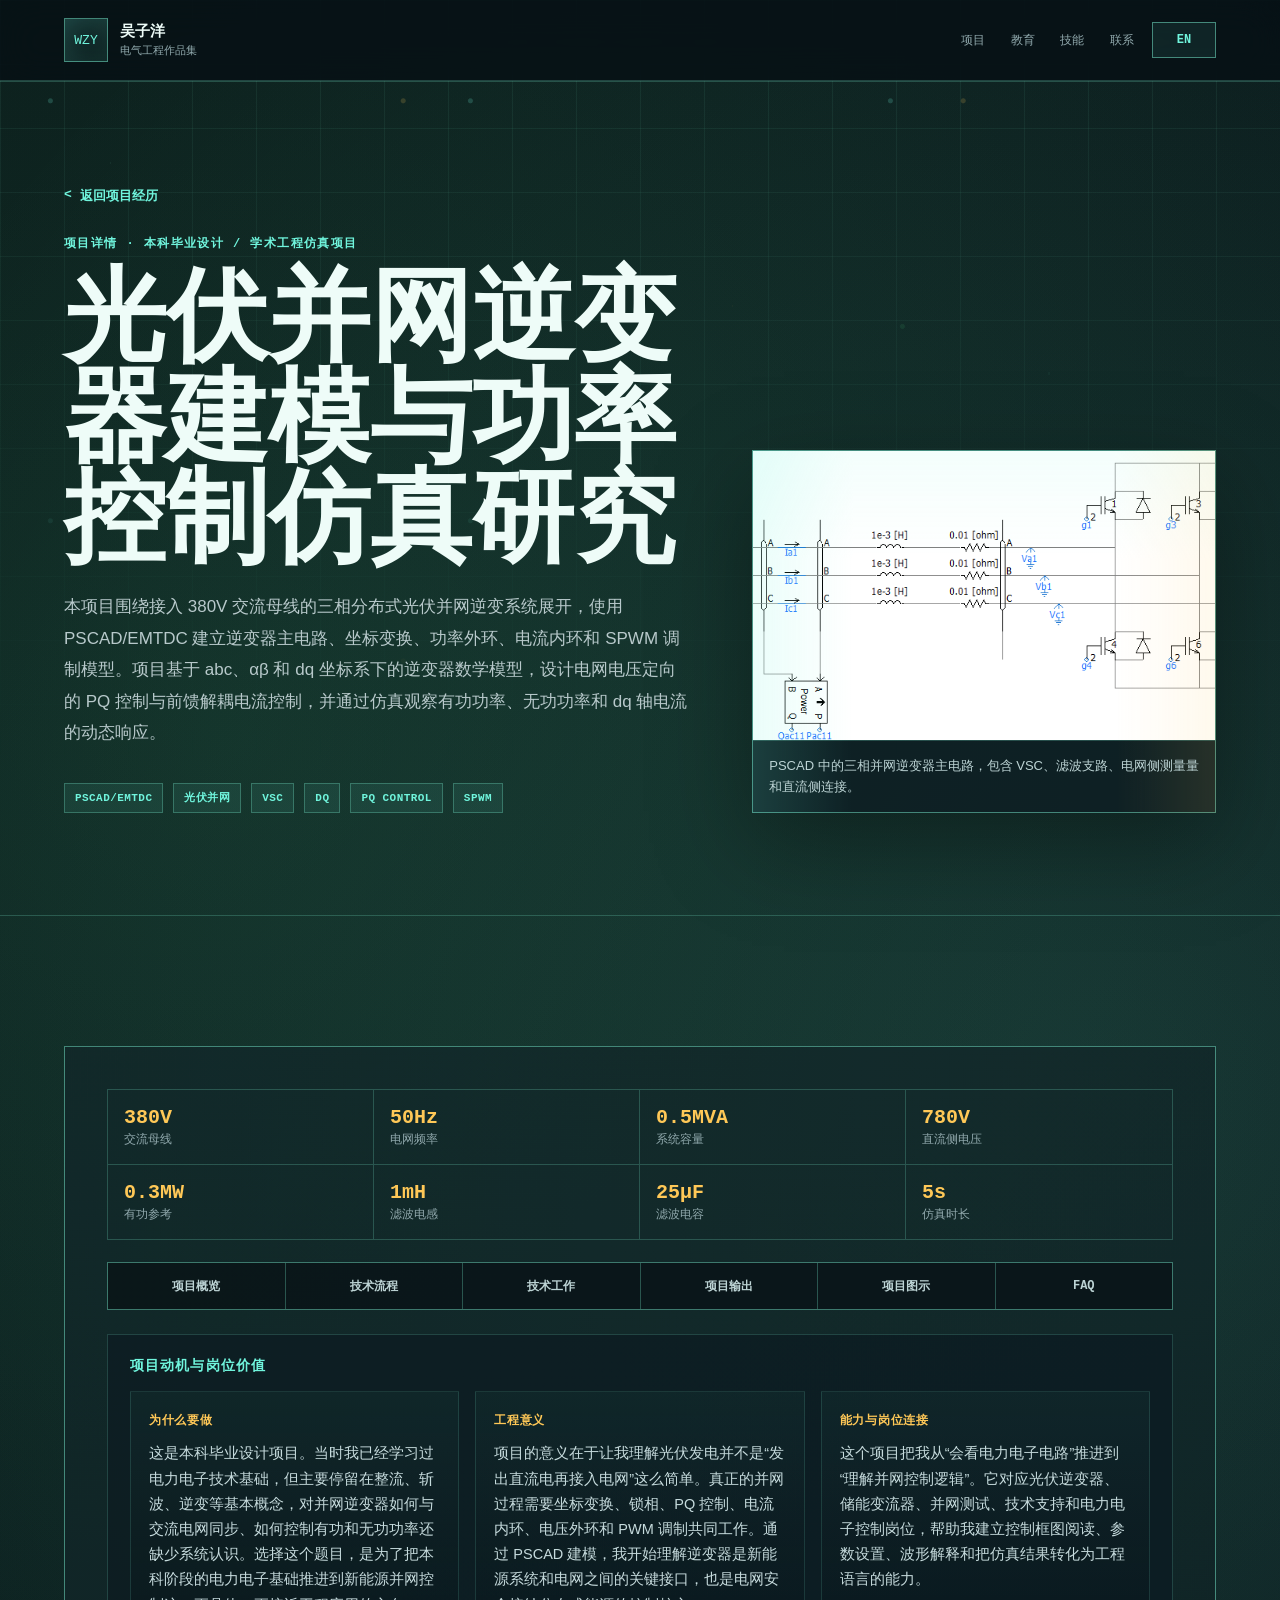
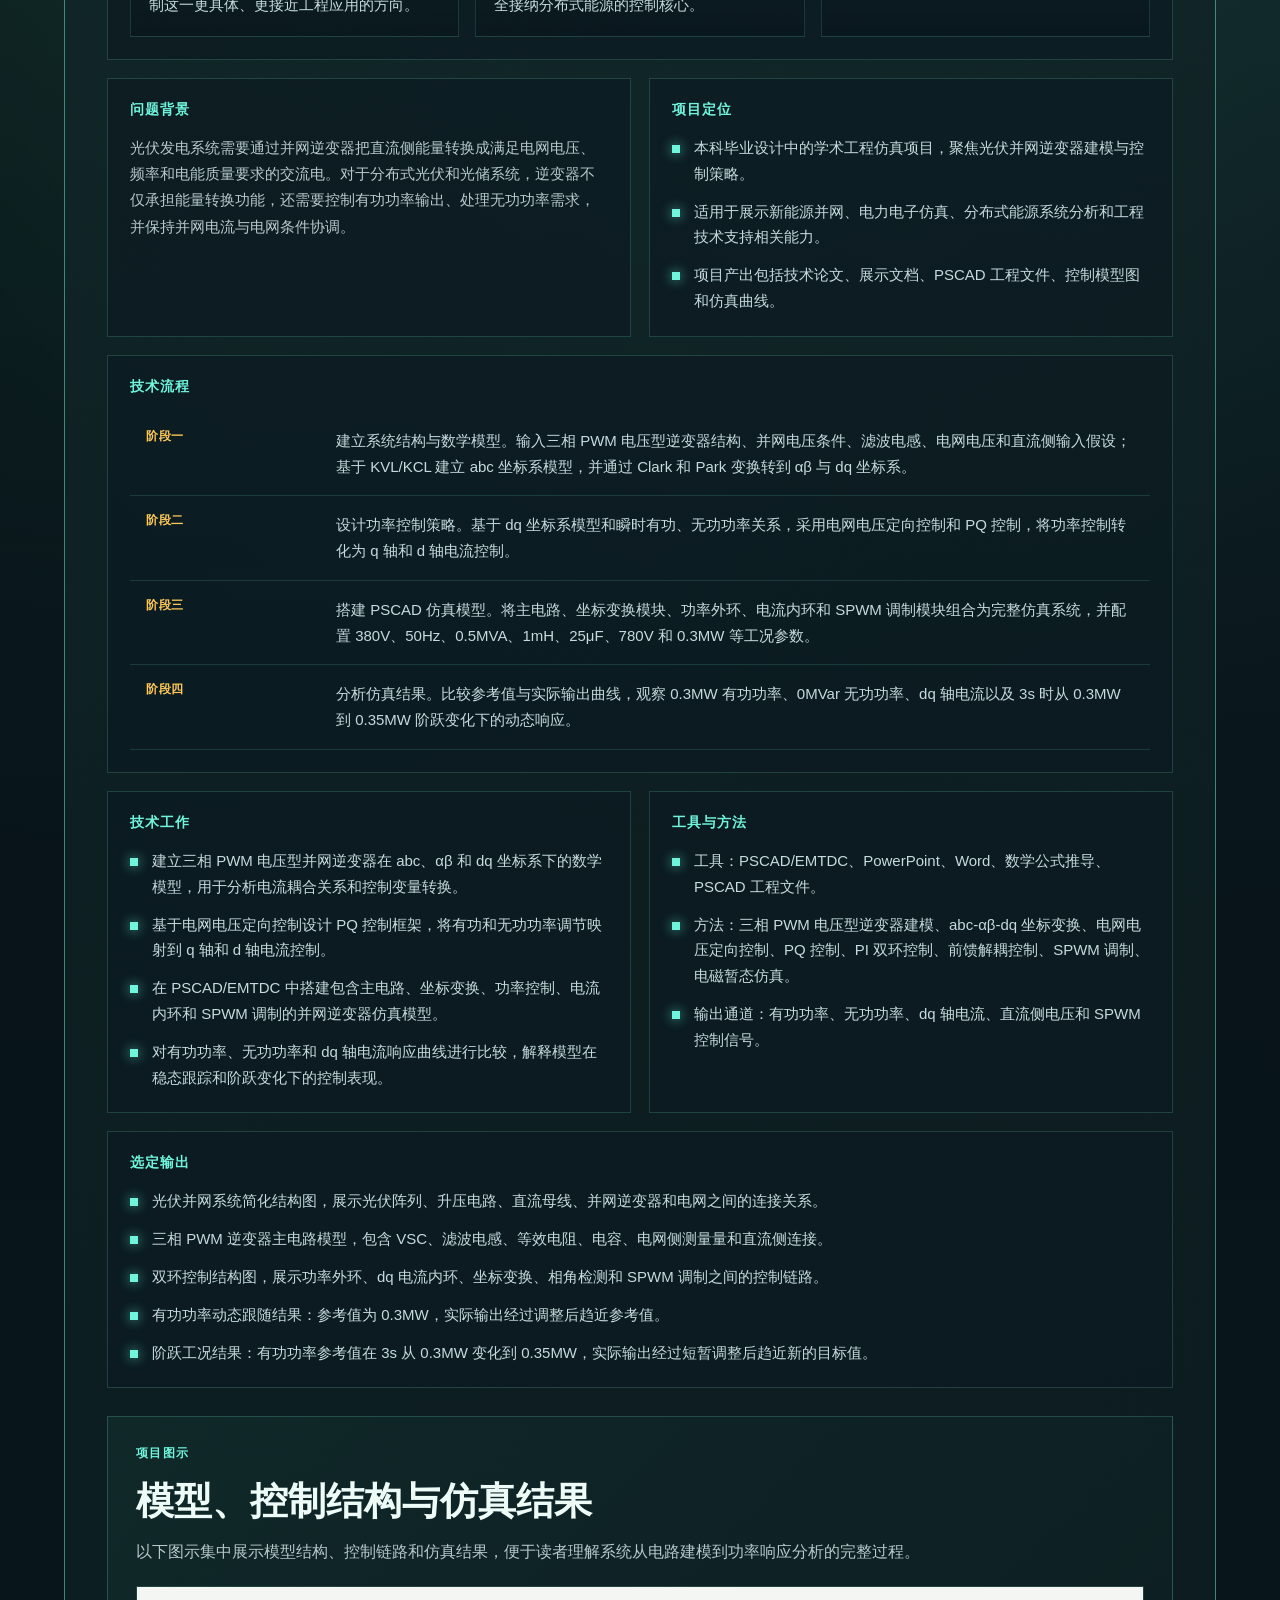
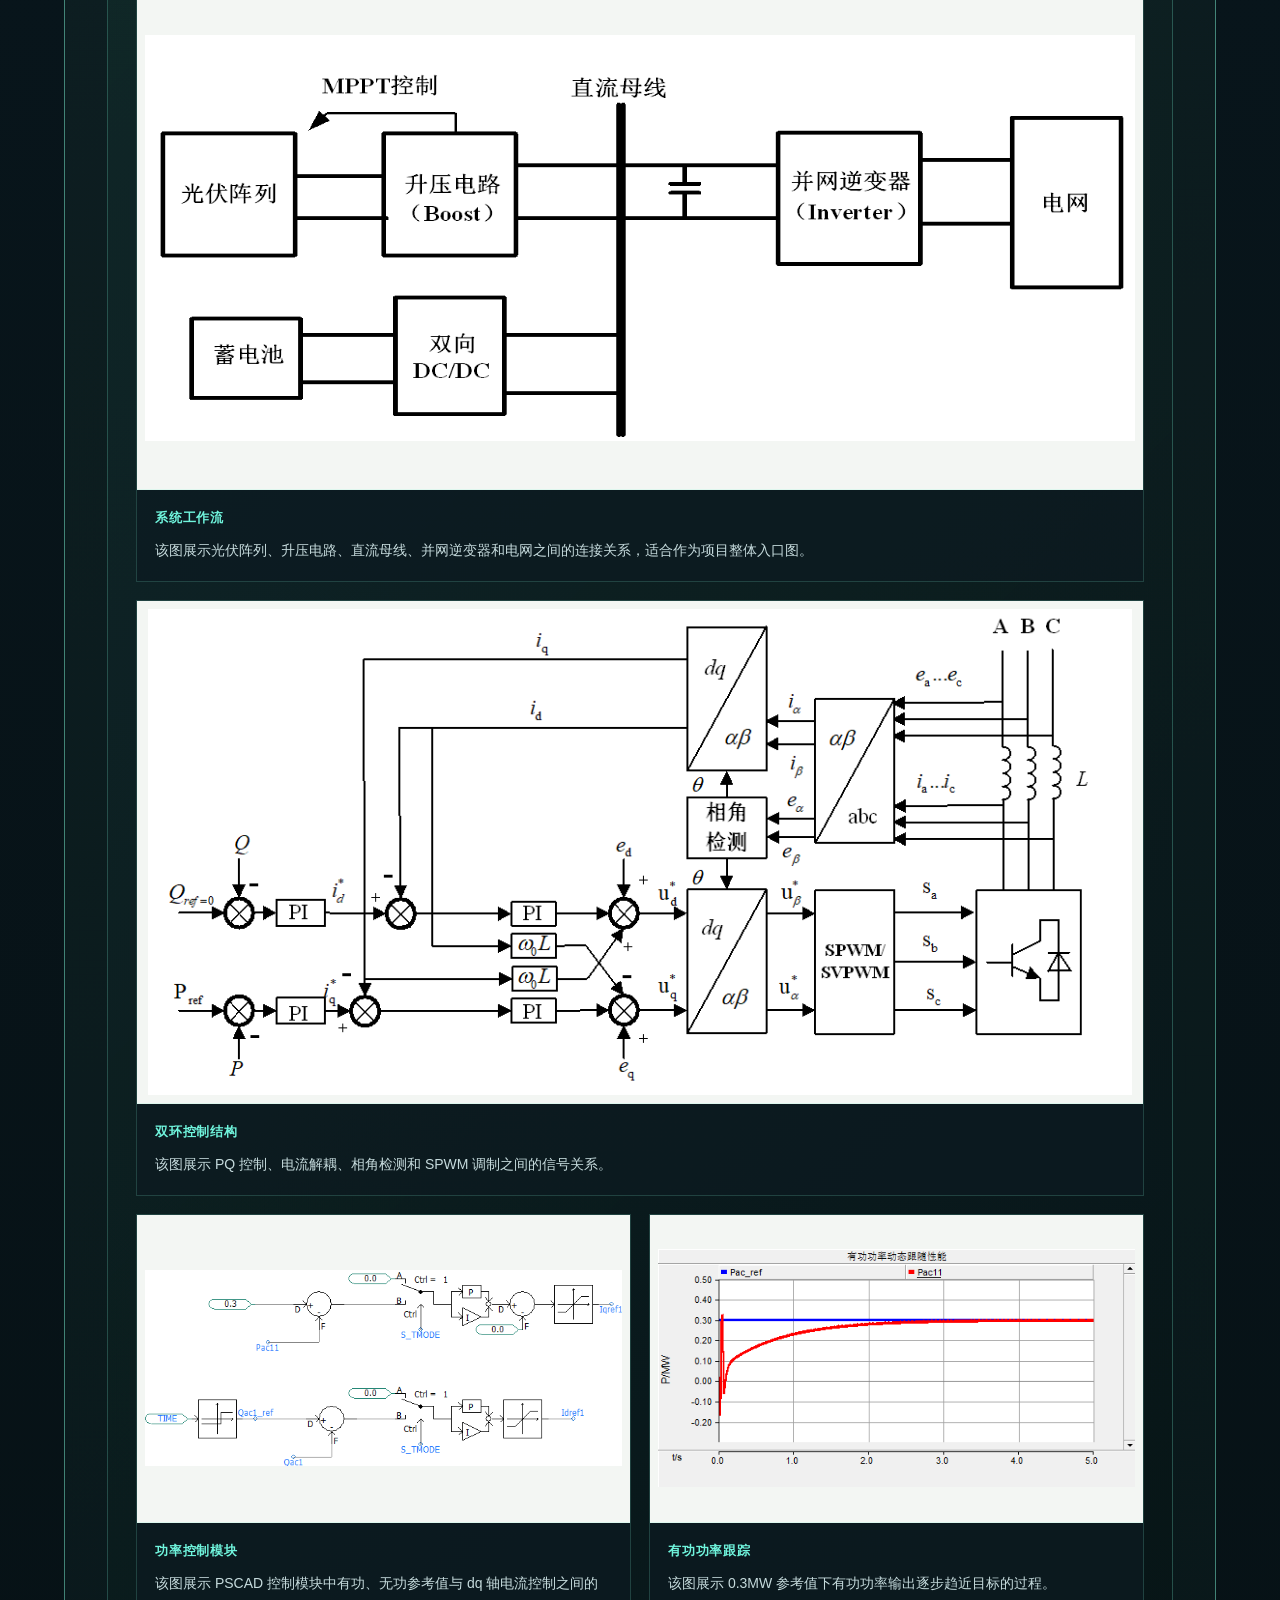
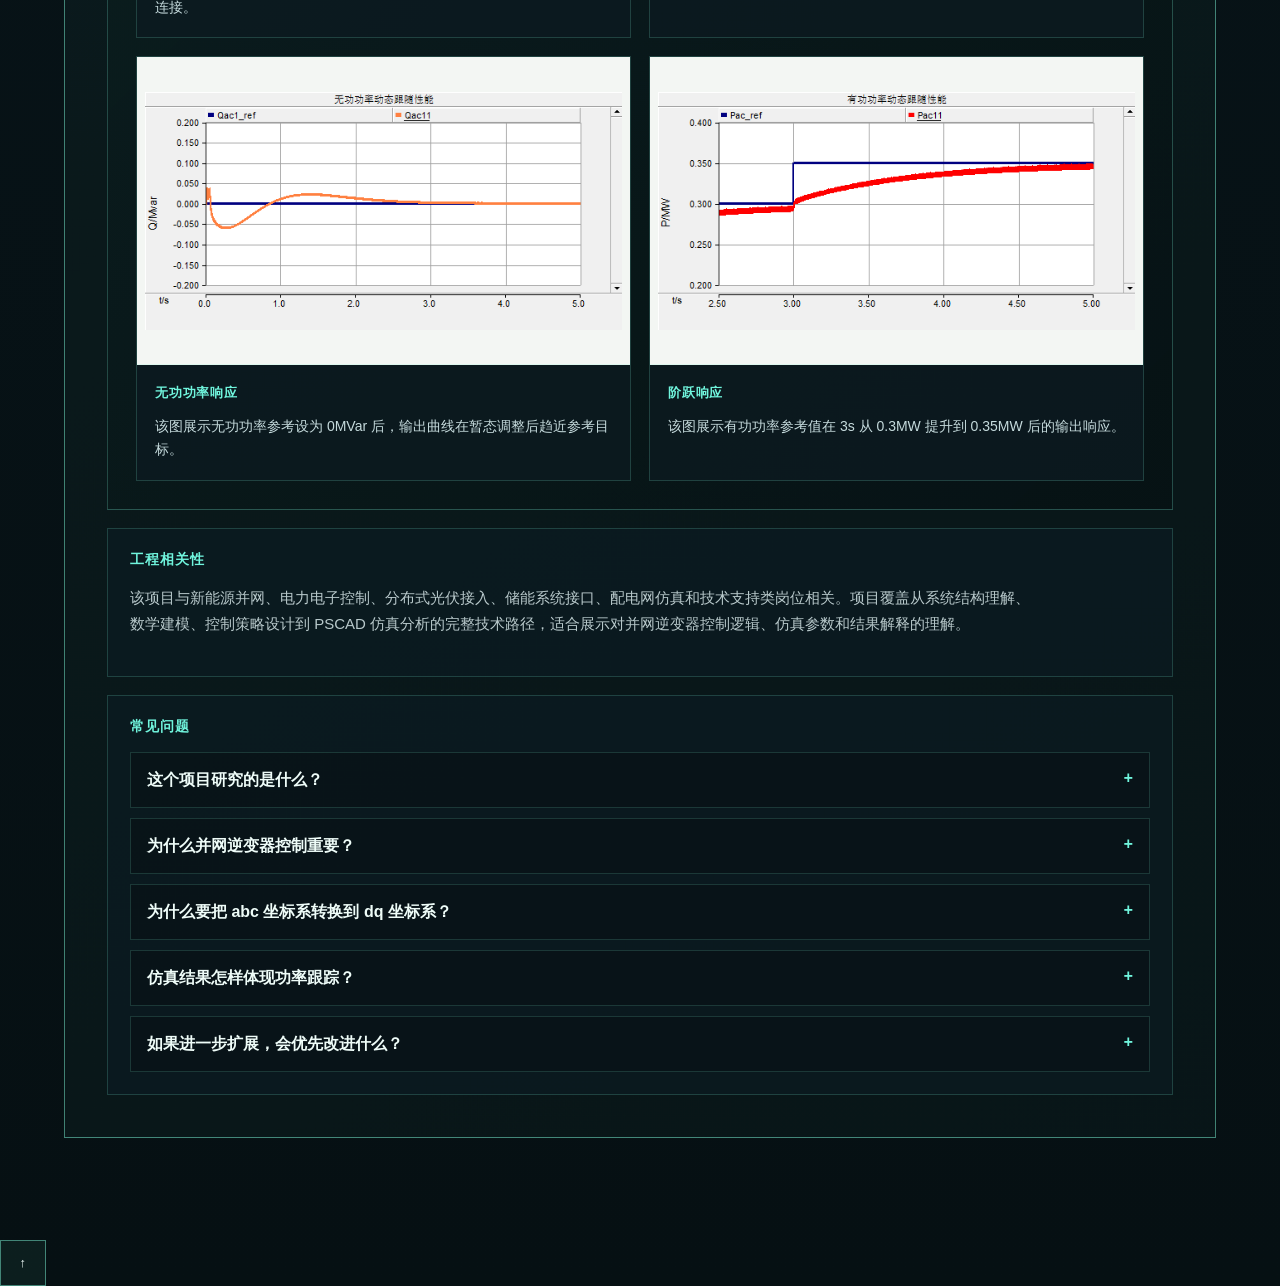
<file: projects/grid-connected-pv-inverter-control.html>
<!doctype html>
<html lang="zh-CN">
  <head>
    <meta charset="UTF-8" />
    <meta name="viewport" content="width=device-width, initial-scale=1.0" />
    <meta
      name="description"
      content="光伏并网逆变器建模与功率控制仿真项目，基于 PSCAD/EMTDC、dq 坐标变换、PQ 控制、PI 双环控制和 SPWM 调制分析并网功率跟踪。"
    />
    <title>光伏并网逆变器建模与功率控制仿真研究 | 吴子洋</title>
    <link rel="stylesheet" href="../styles.css" />
  </head>
  <body data-lang="zh">
    <div class="page-grid" aria-hidden="true"></div>

    <header class="site-header">
      <a class="brand" href="../index.html#top" aria-label="返回首页">
        <span class="brand-mark">WZY</span>
        <span>
          <strong>吴子洋</strong>
          <small><span class="lang lang-zh">电气工程作品集</span><span class="lang lang-en">Electrical Engineering Portfolio</span></small>
        </span>
      </a>

      <div class="header-actions">
        <nav class="nav" aria-label="项目页面导航">
          <a href="../index.html#projects"><span class="lang lang-zh">项目</span><span class="lang lang-en">Projects</span></a>
          <a href="../index.html#education"><span class="lang lang-zh">教育</span><span class="lang lang-en">Education</span></a>
          <a href="../index.html#skills"><span class="lang lang-zh">技能</span><span class="lang lang-en">Skills</span></a>
          <a href="../index.html#contact"><span class="lang lang-zh">联系</span><span class="lang lang-en">Contact</span></a>
        </nav>
        <button class="language-toggle" type="button" aria-label="Switch language">
          <span data-lang-label="zh">EN</span>
          <span data-lang-label="en">中文</span>
        </button>
      </div>
    </header>

    <main>
      <section class="section project-detail-hero project-brief-hero">
        <div class="brief-copy">
          <a class="back-link" href="../index.html#projects">
            <span class="lang lang-zh">返回项目经历</span>
            <span class="lang lang-en">Back to Projects</span>
          </a>
          <p class="section-kicker">
            <span class="lang lang-zh">项目详情 · 本科毕业设计 / 学术工程仿真项目</span>
            <span class="lang lang-en">Project Detail · Undergraduate Thesis / Academic Engineering Simulation Project</span>
          </p>
          <h1>
            <span class="lang lang-zh">光伏并网逆变器建模与功率控制仿真研究</span>
            <span class="lang lang-en">Grid-Connected PV Inverter Modelling and Power Control Simulation</span>
          </h1>
          <p class="hero-lead">
            <span class="lang lang-zh">
              本项目围绕接入 380V 交流母线的三相分布式光伏并网逆变系统展开，使用 PSCAD/EMTDC 建立逆变器主电路、坐标变换、功率外环、电流内环和 SPWM 调制模型。项目基于 abc、αβ 和 dq 坐标系下的逆变器数学模型，设计电网电压定向的 PQ 控制与前馈解耦电流控制，并通过仿真观察有功功率、无功功率和 dq 轴电流的动态响应。
            </span>
            <span class="lang lang-en">
              This academic engineering simulation project focuses on a three-phase grid-connected PV inverter connected to a 380V AC bus. PSCAD/EMTDC was used to build the inverter main circuit, coordinate transformation, power outer loop, current inner loop and SPWM modulation model. The work analyses active power, reactive power and dq-axis current responses under selected operating conditions.
            </span>
          </p>
          <div class="tag-row">
            <span class="tag-chip">PSCAD/EMTDC</span>
            <span class="tag-chip"><span class="lang lang-zh">光伏并网</span><span class="lang lang-en">PV Grid Connection</span></span>
            <span class="tag-chip">VSC</span>
            <span class="tag-chip">dq</span>
            <span class="tag-chip">PQ Control</span>
            <span class="tag-chip">SPWM</span>
          </div>
        </div>

        <figure class="brief-hero-media">
          <img src="../assets/projects/pvinverter-detail-01-pscad-main-circuit.png" alt="PSCAD 三相并网逆变器主电路模型" />
          <figcaption>
            <span class="lang lang-zh">PSCAD 中的三相并网逆变器主电路，包含 VSC、滤波支路、电网侧测量量和直流侧连接。</span>
            <span class="lang lang-en">PSCAD three-phase grid-connected inverter main circuit, including VSC, filtering branch, grid-side measurements and DC-side connection.</span>
          </figcaption>
        </figure>
      </section>

      <section class="section project-detail-section">
        <article class="case-study">
          <div class="case-metrics case-metrics-compact">
            <div><strong>380V</strong><span><span class="lang lang-zh">交流母线</span><span class="lang lang-en">AC bus</span></span></div>
            <div><strong>50Hz</strong><span><span class="lang lang-zh">电网频率</span><span class="lang lang-en">grid frequency</span></span></div>
            <div><strong>0.5MVA</strong><span><span class="lang lang-zh">系统容量</span><span class="lang lang-en">system rating</span></span></div>
            <div><strong>780V</strong><span><span class="lang lang-zh">直流侧电压</span><span class="lang lang-en">DC input</span></span></div>
            <div><strong>0.3MW</strong><span><span class="lang lang-zh">有功参考</span><span class="lang lang-en">active-power reference</span></span></div>
            <div><strong>1mH</strong><span><span class="lang lang-zh">滤波电感</span><span class="lang lang-en">filter inductor</span></span></div>
            <div><strong>25μF</strong><span><span class="lang lang-zh">滤波电容</span><span class="lang lang-en">filter capacitor</span></span></div>
            <div><strong>5s</strong><span><span class="lang lang-zh">仿真时长</span><span class="lang lang-en">simulation window</span></span></div>
          </div>

          <nav class="case-map" aria-label="Project section navigation">
            <a href="#overview"><span class="lang lang-zh">项目概览</span><span class="lang lang-en">Overview</span></a>
            <a href="#workflow"><span class="lang lang-zh">技术流程</span><span class="lang lang-en">Workflow</span></a>
            <a href="#contribution"><span class="lang lang-zh">技术工作</span><span class="lang lang-en">Contribution</span></a>
            <a href="#outputs"><span class="lang lang-zh">项目输出</span><span class="lang lang-en">Outputs</span></a>
            <a href="#visuals"><span class="lang lang-zh">项目图示</span><span class="lang lang-en">Visuals</span></a>
            <a href="#faq"><span class="lang lang-zh">FAQ</span><span class="lang lang-en">FAQ</span></a>
          </nav>

          <section class="case-panel case-wide section-anchor project-rationale">
            <h4><span class="lang lang-zh">项目动机与岗位价值</span><span class="lang lang-en">Project Motivation and Role Value</span></h4>
            <div class="rationale-grid">
              <article>
                <strong><span class="lang lang-zh">为什么要做</span><span class="lang lang-en">Why this project</span></strong>
                <p><span class="lang lang-zh">这是本科毕业设计项目。当时我已经学习过电力电子技术基础，但主要停留在整流、斩波、逆变等基本概念，对并网逆变器如何与交流电网同步、如何控制有功和无功功率还缺少系统认识。选择这个题目，是为了把本科阶段的电力电子基础推进到新能源并网控制这一更具体、更接近工程应用的方向。</span><span class="lang lang-en">This was my undergraduate dissertation project. At that stage, I had learned basic power electronics, mainly rectifiers, choppers and inverter concepts, but grid-connected inverter synchronisation and active/reactive power control were new to me. The project moved my knowledge from basic power-electronics theory toward renewable grid-connection control.</span></p>
              </article>
              <article>
                <strong><span class="lang lang-zh">工程意义</span><span class="lang lang-en">Engineering meaning</span></strong>
                <p><span class="lang lang-zh">项目的意义在于让我理解光伏发电并不是“发出直流电再接入电网”这么简单。真正的并网过程需要坐标变换、锁相、PQ 控制、电流内环、电压外环和 PWM 调制共同工作。通过 PSCAD 建模，我开始理解逆变器是新能源系统和电网之间的关键接口，也是电网安全接纳分布式能源的控制核心。</span><span class="lang lang-en">The project showed that PV grid connection is not simply generating DC power and connecting it to the grid. It requires coordinate transformation, synchronisation, PQ control, current and voltage loops, and PWM modulation. PSCAD modelling helped me understand the inverter as the key interface between renewable generation and the grid.</span></p>
              </article>
              <article>
                <strong><span class="lang lang-zh">能力与岗位连接</span><span class="lang lang-en">Ability and role connection</span></strong>
                <p><span class="lang lang-zh">这个项目把我从“会看电力电子电路”推进到“理解并网控制逻辑”。它对应光伏逆变器、储能变流器、并网测试、技术支持和电力电子控制岗位，帮助我建立控制框图阅读、参数设置、波形解释和把仿真结果转化为工程语言的能力。</span><span class="lang lang-en">The project moved me from reading power-electronic circuits to understanding grid-control logic. It is relevant to PV inverters, storage converters, grid-connection testing, technical support and power-electronics control roles, building skills in control-diagram reading, parameter setup, waveform interpretation and engineering explanation.</span></p>
              </article>
            </div>
          </section>

          <div class="case-grid" id="overview">
            <section class="case-panel section-anchor">
              <h4><span class="lang lang-zh">问题背景</span><span class="lang lang-en">Problem Context</span></h4>
              <p class="case-note">
                <span class="lang lang-zh">
                  光伏发电系统需要通过并网逆变器把直流侧能量转换成满足电网电压、频率和电能质量要求的交流电。对于分布式光伏和光储系统，逆变器不仅承担能量转换功能，还需要控制有功功率输出、处理无功功率需求，并保持并网电流与电网条件协调。
                </span>
                <span class="lang lang-en">
                  PV systems require grid-connected inverters to convert DC-side energy into AC power that meets grid voltage, frequency and power-quality requirements. In distributed PV and PV-storage systems, the inverter also needs to regulate active power, handle reactive-power requirements and coordinate grid current with network conditions.
                </span>
              </p>
            </section>

            <section class="case-panel section-anchor">
              <h4><span class="lang lang-zh">项目定位</span><span class="lang lang-en">Project Positioning</span></h4>
              <ul class="detail-list">
                <li><span class="lang lang-zh">本科毕业设计中的学术工程仿真项目，聚焦光伏并网逆变器建模与控制策略。</span><span class="lang lang-en">Academic engineering simulation project from an undergraduate thesis, focused on PV inverter modelling and control strategy.</span></li>
                <li><span class="lang lang-zh">适用于展示新能源并网、电力电子仿真、分布式能源系统分析和工程技术支持相关能力。</span><span class="lang lang-en">Relevant to renewable grid connection, power-electronics simulation, distributed-energy analysis and technical support roles.</span></li>
                <li><span class="lang lang-zh">项目产出包括技术论文、展示文档、PSCAD 工程文件、控制模型图和仿真曲线。</span><span class="lang lang-en">Project outputs include a technical thesis, presentation document, PSCAD project files, control model figures and simulation curves.</span></li>
              </ul>
            </section>
          </div>

          <section class="case-panel case-wide section-anchor" id="workflow">
            <h4><span class="lang lang-zh">技术流程</span><span class="lang lang-en">Technical Workflow</span></h4>
            <div class="brief-table-wrap">
              <table class="brief-table">
                <tbody>
                  <tr>
                    <th><span class="lang lang-zh">阶段一</span><span class="lang lang-en">Stage 1</span></th>
                    <td>
                      <span class="lang lang-zh">建立系统结构与数学模型。输入三相 PWM 电压型逆变器结构、并网电压条件、滤波电感、电网电压和直流侧输入假设；基于 KVL/KCL 建立 abc 坐标系模型，并通过 Clark 和 Park 变换转到 αβ 与 dq 坐标系。</span>
                      <span class="lang lang-en">System setup and mathematical modelling. The abc-frame model was developed from the three-phase PWM voltage-source inverter structure, grid conditions and filter assumptions, then transformed into αβ and dq frames using Clark and Park transformations.</span>
                    </td>
                  </tr>
                  <tr>
                    <th><span class="lang lang-zh">阶段二</span><span class="lang lang-en">Stage 2</span></th>
                    <td>
                      <span class="lang lang-zh">设计功率控制策略。基于 dq 坐标系模型和瞬时有功、无功功率关系，采用电网电压定向控制和 PQ 控制，将功率控制转化为 q 轴和 d 轴电流控制。</span>
                      <span class="lang lang-en">Power-control strategy design. Based on the dq-frame model and instantaneous active/reactive power relationships, grid-voltage-oriented PQ control was used to map power control into q-axis and d-axis current control.</span>
                    </td>
                  </tr>
                  <tr>
                    <th><span class="lang lang-zh">阶段三</span><span class="lang lang-en">Stage 3</span></th>
                    <td>
                      <span class="lang lang-zh">搭建 PSCAD 仿真模型。将主电路、坐标变换模块、功率外环、电流内环和 SPWM 调制模块组合为完整仿真系统，并配置 380V、50Hz、0.5MVA、1mH、25μF、780V 和 0.3MW 等工况参数。</span>
                      <span class="lang lang-en">PSCAD simulation model construction. The main circuit, coordinate transformation, power outer loop, current inner loop and SPWM modulation blocks were combined into one simulation system with 380V, 50Hz, 0.5MVA, 1mH, 25μF, 780V and 0.3MW settings.</span>
                    </td>
                  </tr>
                  <tr>
                    <th><span class="lang lang-zh">阶段四</span><span class="lang lang-en">Stage 4</span></th>
                    <td>
                      <span class="lang lang-zh">分析仿真结果。比较参考值与实际输出曲线，观察 0.3MW 有功功率、0MVar 无功功率、dq 轴电流以及 3s 时从 0.3MW 到 0.35MW 阶跃变化下的动态响应。</span>
                      <span class="lang lang-en">Simulation result interpretation. Reference and actual output curves were compared for 0.3MW active power, 0MVar reactive power, dq-axis current tracking and a 3s step change from 0.3MW to 0.35MW.</span>
                    </td>
                  </tr>
                </tbody>
              </table>
            </div>
          </section>

          <div class="case-grid" id="contribution">
            <section class="case-panel section-anchor">
              <h4><span class="lang lang-zh">技术工作</span><span class="lang lang-en">Technical Contribution</span></h4>
              <ul class="detail-list">
                <li><span class="lang lang-zh">建立三相 PWM 电压型并网逆变器在 abc、αβ 和 dq 坐标系下的数学模型，用于分析电流耦合关系和控制变量转换。</span><span class="lang lang-en">Built mathematical models of the three-phase PWM voltage-source inverter in abc, αβ and dq frames to analyse current coupling and control-variable transformation.</span></li>
                <li><span class="lang lang-zh">基于电网电压定向控制设计 PQ 控制框架，将有功和无功功率调节映射到 q 轴和 d 轴电流控制。</span><span class="lang lang-en">Designed a grid-voltage-oriented PQ control framework to map active and reactive power regulation into q-axis and d-axis current control.</span></li>
                <li><span class="lang lang-zh">在 PSCAD/EMTDC 中搭建包含主电路、坐标变换、功率控制、电流内环和 SPWM 调制的并网逆变器仿真模型。</span><span class="lang lang-en">Built a PSCAD/EMTDC model covering the main circuit, coordinate transformation, power control, current inner loop and SPWM modulation.</span></li>
                <li><span class="lang lang-zh">对有功功率、无功功率和 dq 轴电流响应曲线进行比较，解释模型在稳态跟踪和阶跃变化下的控制表现。</span><span class="lang lang-en">Compared active-power, reactive-power and dq-axis current response curves to interpret steady-state tracking and step-response behaviour.</span></li>
              </ul>
            </section>

            <section class="case-panel section-anchor">
              <h4><span class="lang lang-zh">工具与方法</span><span class="lang lang-en">Tools and Methods</span></h4>
              <ul class="detail-list">
                <li><span class="lang lang-zh">工具：PSCAD/EMTDC、PowerPoint、Word、数学公式推导、PSCAD 工程文件。</span><span class="lang lang-en">Tools: PSCAD/EMTDC, PowerPoint, Word, mathematical derivation and PSCAD project files.</span></li>
                <li><span class="lang lang-zh">方法：三相 PWM 电压型逆变器建模、abc-αβ-dq 坐标变换、电网电压定向控制、PQ 控制、PI 双环控制、前馈解耦控制、SPWM 调制、电磁暂态仿真。</span><span class="lang lang-en">Methods: three-phase PWM VSC modelling, abc-αβ-dq transformation, grid-voltage orientation, PQ control, PI double-loop control, feedforward decoupling, SPWM modulation and EMT simulation.</span></li>
                <li><span class="lang lang-zh">输出通道：有功功率、无功功率、dq 轴电流、直流侧电压和 SPWM 控制信号。</span><span class="lang lang-en">Output channels: active power, reactive power, dq-axis currents, DC-side voltage and SPWM control signals.</span></li>
              </ul>
            </section>
          </div>

          <section class="case-panel case-wide section-anchor" id="outputs">
            <h4><span class="lang lang-zh">选定输出</span><span class="lang lang-en">Selected Outputs</span></h4>
            <ul class="detail-list">
              <li><span class="lang lang-zh">光伏并网系统简化结构图，展示光伏阵列、升压电路、直流母线、并网逆变器和电网之间的连接关系。</span><span class="lang lang-en">Simplified PV grid-connected system diagram showing the PV array, boost circuit, DC bus, grid-connected inverter and grid connection.</span></li>
              <li><span class="lang lang-zh">三相 PWM 逆变器主电路模型，包含 VSC、滤波电感、等效电阻、电容、电网侧测量量和直流侧连接。</span><span class="lang lang-en">Three-phase PWM inverter main circuit including VSC, filter inductance, equivalent resistance, capacitance, grid-side measurements and DC-side connection.</span></li>
              <li><span class="lang lang-zh">双环控制结构图，展示功率外环、dq 电流内环、坐标变换、相角检测和 SPWM 调制之间的控制链路。</span><span class="lang lang-en">Double-loop control diagram showing the power outer loop, dq current inner loop, coordinate transformation, phase detection and SPWM modulation chain.</span></li>
              <li><span class="lang lang-zh">有功功率动态跟随结果：参考值为 0.3MW，实际输出经过调整后趋近参考值。</span><span class="lang lang-en">Active-power tracking result: the actual output approaches the 0.3MW reference after transient adjustment.</span></li>
              <li><span class="lang lang-zh">阶跃工况结果：有功功率参考值在 3s 从 0.3MW 变化到 0.35MW，实际输出经过短暂调整后趋近新的目标值。</span><span class="lang lang-en">Step-response result: active-power reference changes from 0.3MW to 0.35MW at 3s and the output approaches the new target after a short adjustment.</span></li>
            </ul>
          </section>

          <section class="case-visuals section-anchor" id="visuals" aria-labelledby="visual-title">
            <div class="case-visuals-heading">
              <p class="section-kicker"><span class="lang lang-zh">项目图示</span><span class="lang lang-en">Project Visuals</span></p>
              <h3 id="visual-title">
                <span class="lang lang-zh">模型、控制结构与仿真结果</span>
                <span class="lang lang-en">Model, Control Structure and Simulation Results</span>
              </h3>
              <p>
                <span class="lang lang-zh">以下图示集中展示模型结构、控制链路和仿真结果，便于读者理解系统从电路建模到功率响应分析的完整过程。</span>
                <span class="lang lang-en">The visuals below focus on model structure, control chain and simulation results, showing the workflow from circuit modelling to power-response analysis.</span>
              </p>
            </div>

            <div class="project-visual-grid">
              <figure class="project-visual-card project-visual-card-wide">
                <img src="../assets/projects/pvinverter-card-01-system-workflow.png" alt="光伏并网系统结构示意图" />
                <figcaption>
                  <strong><span class="lang lang-zh">系统工作流</span><span class="lang lang-en">System Workflow</span></strong>
                  <span class="lang lang-zh">该图展示光伏阵列、升压电路、直流母线、并网逆变器和电网之间的连接关系，适合作为项目整体入口图。</span>
                  <span class="lang lang-en">This figure shows the connection between PV array, boost circuit, DC bus, grid-connected inverter and grid.</span>
                </figcaption>
              </figure>

              <figure class="project-visual-card project-visual-card-wide">
                <img src="../assets/projects/pvinverter-detail-02-double-loop-control.png" alt="并网逆变器双环控制结构图" />
                <figcaption>
                  <strong><span class="lang lang-zh">双环控制结构</span><span class="lang lang-en">Double-Loop Control Structure</span></strong>
                  <span class="lang lang-zh">该图展示 PQ 控制、电流解耦、相角检测和 SPWM 调制之间的信号关系。</span>
                  <span class="lang lang-en">This figure shows the signal relationship between PQ control, current decoupling, phase detection and SPWM modulation.</span>
                </figcaption>
              </figure>

              <figure class="project-visual-card">
                <img src="../assets/projects/pvinverter-detail-03-power-control-module.png" alt="PSCAD 功率外环控制模块" />
                <figcaption>
                  <strong><span class="lang lang-zh">功率控制模块</span><span class="lang lang-en">Power Control Module</span></strong>
                  <span class="lang lang-zh">该图展示 PSCAD 控制模块中有功、无功参考值与 dq 轴电流控制之间的连接。</span>
                  <span class="lang lang-en">This figure shows how active and reactive references connect to dq-axis current control in PSCAD.</span>
                </figcaption>
              </figure>

              <figure class="project-visual-card">
                <img src="../assets/projects/pvinverter-detail-04-active-power-tracking.png" alt="有功功率动态跟随曲线" />
                <figcaption>
                  <strong><span class="lang lang-zh">有功功率跟踪</span><span class="lang lang-en">Active-Power Tracking</span></strong>
                  <span class="lang lang-zh">该图展示 0.3MW 参考值下有功功率输出逐步趋近目标的过程。</span>
                  <span class="lang lang-en">This figure shows active-power output approaching the 0.3MW reference after transient adjustment.</span>
                </figcaption>
              </figure>

              <figure class="project-visual-card">
                <img src="../assets/projects/pvinverter-detail-05-reactive-power-tracking.png" alt="无功功率动态响应曲线" />
                <figcaption>
                  <strong><span class="lang lang-zh">无功功率响应</span><span class="lang lang-en">Reactive-Power Response</span></strong>
                  <span class="lang lang-zh">该图展示无功功率参考设为 0MVar 后，输出曲线在暂态调整后趋近参考目标。</span>
                  <span class="lang lang-en">This figure shows the reactive-power response approaching the 0MVar reference after transient adjustment.</span>
                </figcaption>
              </figure>

              <figure class="project-visual-card">
                <img src="../assets/projects/pvinverter-detail-06-active-power-step-response.png" alt="有功功率阶跃响应曲线" />
                <figcaption>
                  <strong><span class="lang lang-zh">阶跃响应</span><span class="lang lang-en">Step Response</span></strong>
                  <span class="lang lang-zh">该图展示有功功率参考值在 3s 从 0.3MW 提升到 0.35MW 后的输出响应。</span>
                  <span class="lang lang-en">This figure shows the output response after the active-power reference increases from 0.3MW to 0.35MW at 3s.</span>
                </figcaption>
              </figure>
            </div>
          </section>

          <section class="case-panel case-wide section-anchor" id="relevance">
            <h4><span class="lang lang-zh">工程相关性</span><span class="lang lang-en">Engineering Relevance</span></h4>
            <p class="case-note">
              <span class="lang lang-zh">
                该项目与新能源并网、电力电子控制、分布式光伏接入、储能系统接口、配电网仿真和技术支持类岗位相关。项目覆盖从系统结构理解、数学建模、控制策略设计到 PSCAD 仿真分析的完整技术路径，适合展示对并网逆变器控制逻辑、仿真参数和结果解释的理解。
              </span>
              <span class="lang lang-en">
                This project is relevant to renewable grid connection, power-electronics control, distributed PV integration, storage-system interfaces, distribution-network simulation and technical support roles. It covers system structure, mathematical modelling, control strategy design and PSCAD-based result interpretation.
              </span>
            </p>
          </section>

          <section class="case-panel case-wide section-anchor" id="faq">
            <h4><span class="lang lang-zh">常见问题</span><span class="lang lang-en">FAQ</span></h4>
            <div class="faq-list-compact">
              <details>
                <summary><span class="lang lang-zh">这个项目研究的是什么？</span><span class="lang lang-en">What was the purpose of this project?</span></summary>
                <div class="faq-answer">
                  <span class="lang lang-zh">这个项目研究三相光伏并网逆变器如何通过建模和控制策略实现稳定并网。项目从逆变器主电路和数学模型出发，分析 abc、αβ 和 dq 坐标系之间的关系，并使用 PSCAD/EMTDC 搭建仿真模型。重点观察有功功率、无功功率和 dq 轴电流在控制系统中的跟踪表现。</span>
                  <span class="lang lang-en">The project studies how a three-phase PV grid-connected inverter can be modelled and controlled for grid connection. It starts from the inverter circuit and mathematical model, then analyses abc, αβ and dq frame relationships before building the PSCAD/EMTDC simulation model.</span>
                </div>
              </details>
              <details>
                <summary><span class="lang lang-zh">为什么并网逆变器控制重要？</span><span class="lang lang-en">Why is inverter control important?</span></summary>
                <div class="faq-answer">
                  <span class="lang lang-zh">光伏系统输出的是直流电，而电网需要稳定的交流电。并网逆变器负责电能转换，也需要让输出电压、频率、电流和功率满足并网条件。控制策略会影响有功功率注入、无功功率调节和电流质量，因此它是分布式光伏接入和新能源电力电子系统中的关键环节。</span>
                  <span class="lang lang-en">PV systems produce DC power while the grid requires stable AC power. A grid-connected inverter performs conversion and must keep voltage, frequency, current and power compatible with grid requirements. Control strategy affects active-power injection, reactive-power regulation and current quality.</span>
                </div>
              </details>
              <details>
                <summary><span class="lang lang-zh">为什么要把 abc 坐标系转换到 dq 坐标系？</span><span class="lang lang-en">Why transform abc variables into the dq frame?</span></summary>
                <div class="faq-answer">
                  <span class="lang lang-zh">三相逆变器在 abc 坐标系下的电压和电流是交流量，直接控制会受到相位变化和变量耦合影响。通过 Clark 变换和 Park 变换，可以把三相变量转换到同步旋转 dq 坐标系，使稳态量更适合 PI 控制，并便于将功率控制问题转化为电流分量控制问题。</span>
                  <span class="lang lang-en">In the abc frame, inverter voltages and currents are sinusoidal and coupled. Clark and Park transformations convert three-phase variables into the synchronous dq frame, where steady-state quantities are easier to regulate with PI controllers and power control can be mapped to current components.</span>
                </div>
              </details>
              <details>
                <summary><span class="lang lang-zh">仿真结果怎样体现功率跟踪？</span><span class="lang lang-en">How do the results show power tracking?</span></summary>
                <div class="faq-answer">
                  <span class="lang lang-zh">在 0.3MW 有功功率参考下，仿真曲线显示实际有功功率经过暂态调整后趋近参考值。无功功率参考为 0MVar，输出曲线在调整后也趋近目标。进一步的阶跃工况中，有功功率参考值在 3s 从 0.3MW 变化到 0.35MW，实际输出经过短暂调整后趋近新的参考值。</span>
                  <span class="lang lang-en">With a 0.3MW active-power reference, the simulated output approaches the reference after transient adjustment. The reactive-power curve also approaches the 0MVar target. In the step case, the active-power reference changes from 0.3MW to 0.35MW at 3s and the output approaches the new target.</span>
                </div>
              </details>
              <details>
                <summary><span class="lang lang-zh">如果进一步扩展，会优先改进什么？</span><span class="lang lang-en">What would be improved in a more advanced version?</span></summary>
                <div class="faq-answer">
                  <span class="lang lang-zh">进一步工作可以从更复杂的滤波器、更真实的电网条件和更完整的光伏侧模型入手。例如引入 LCL 滤波器、考虑三相电网电压不对称工况，或者把光伏阵列和储能单元从恒压源简化模型扩展为更完整的动态模型。</span>
                  <span class="lang lang-en">Future work could extend the filter model, grid-condition assumptions and PV-side dynamics. Examples include LCL filtering, unbalanced three-phase grid voltage scenarios, and replacing the simplified DC source with more complete PV-array and storage dynamics.</span>
                </div>
              </details>
            </div>
          </section>
        </article>
      </section>
    </main>

    <button class="to-top" type="button" aria-label="Back to top">↑</button>
    <script src="../script.js"></script>
  </body>
</html>
</file>
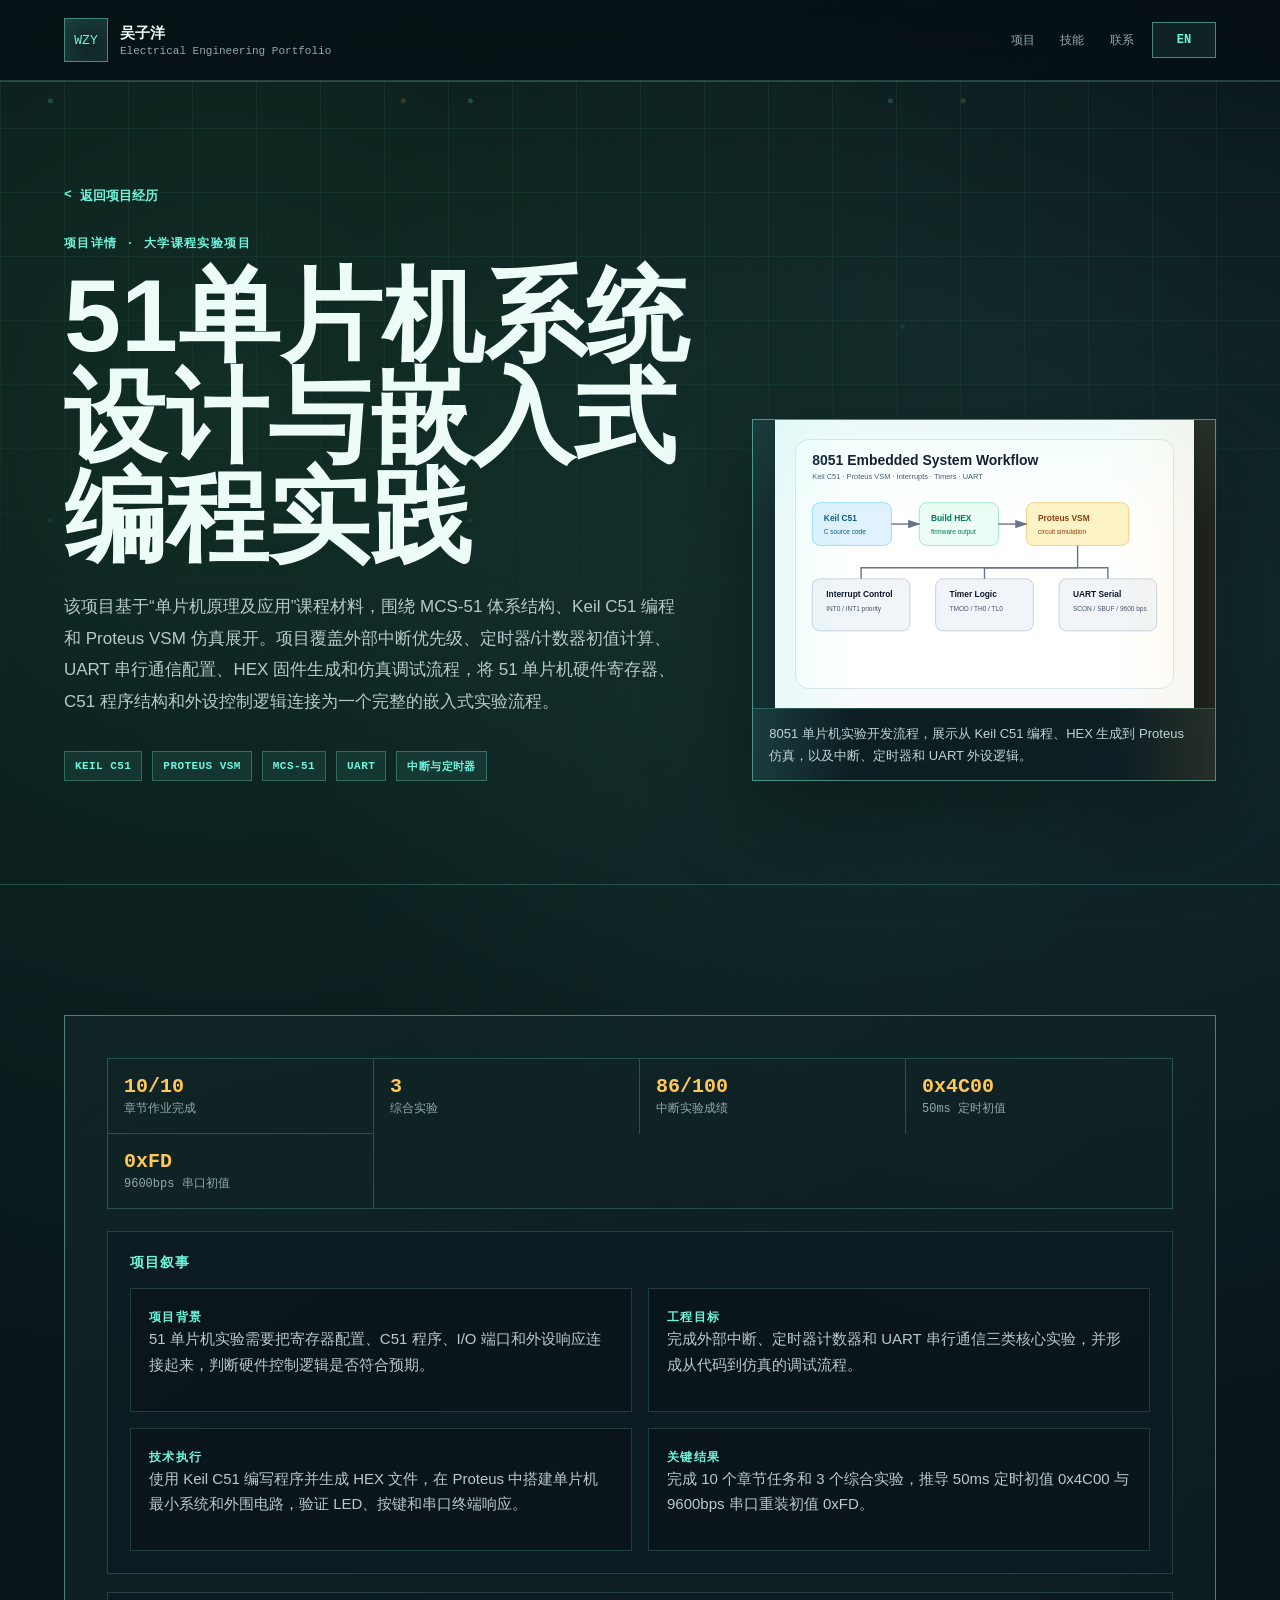
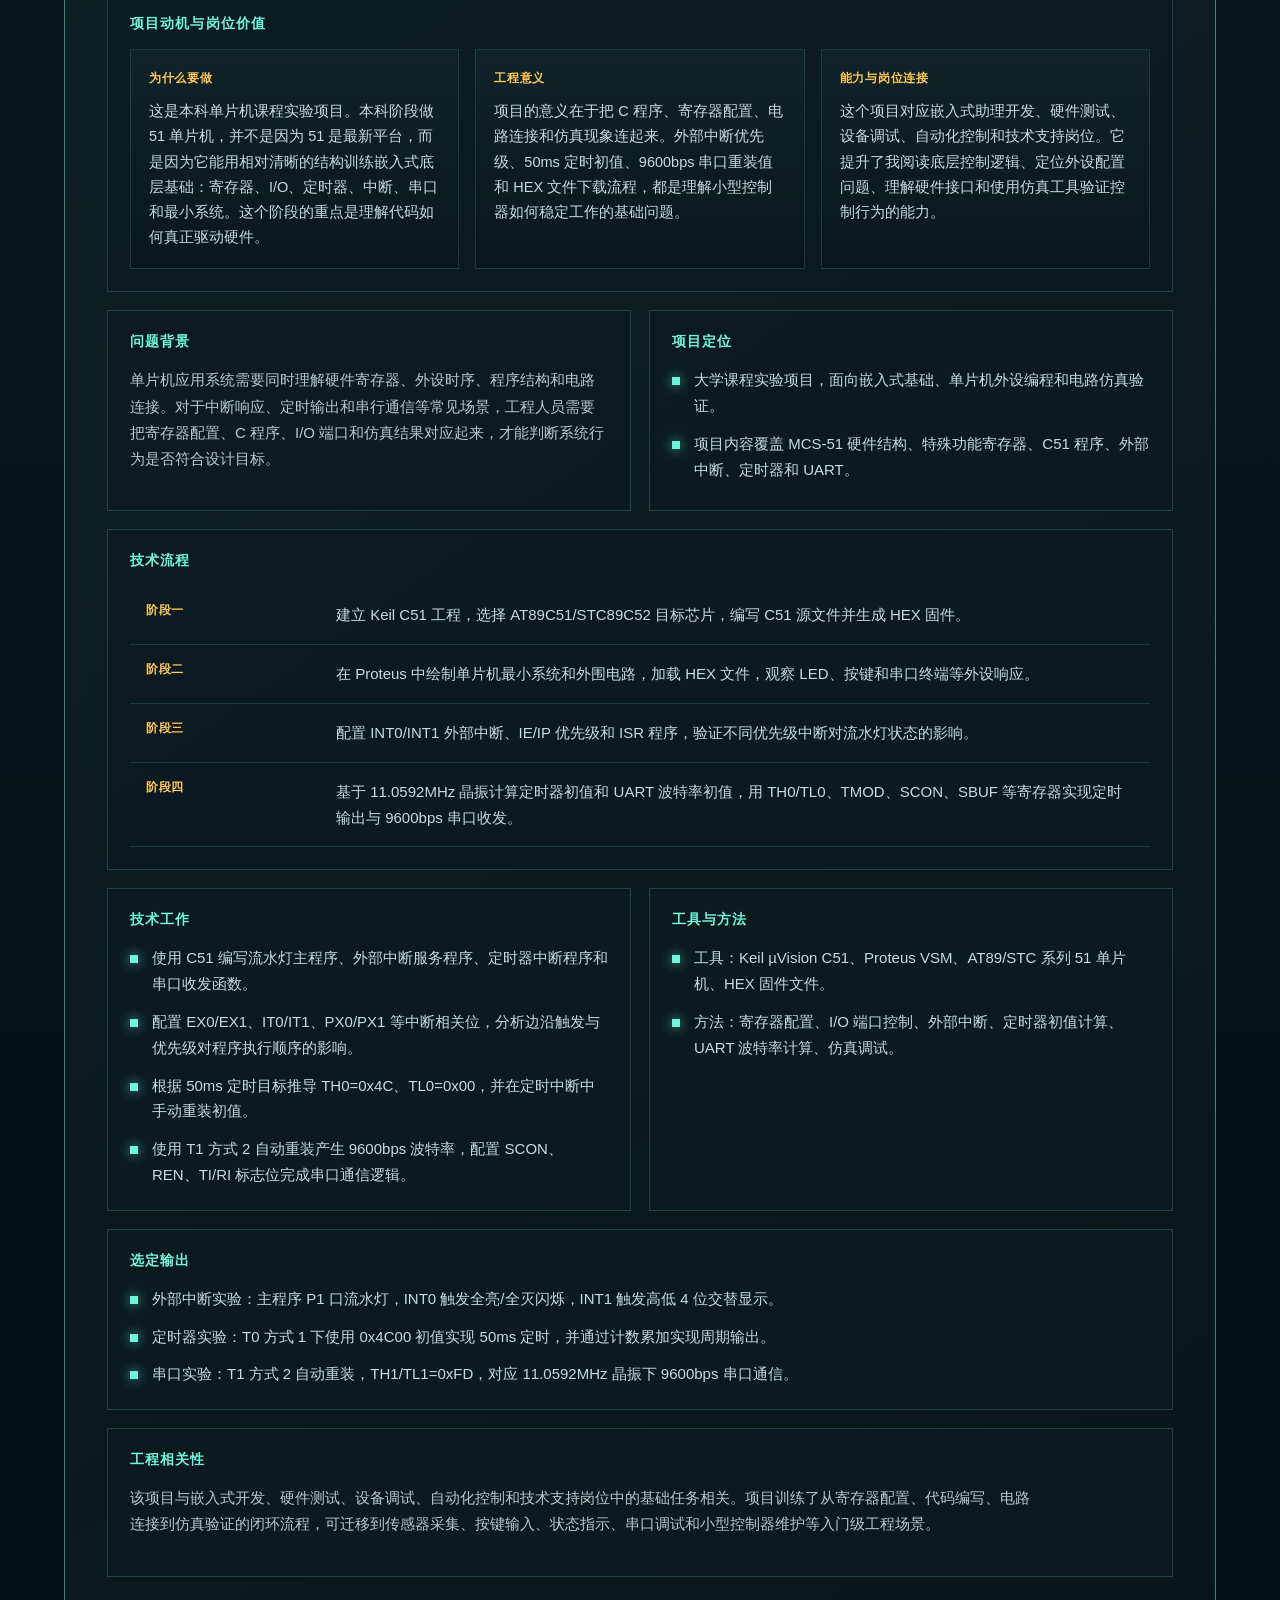
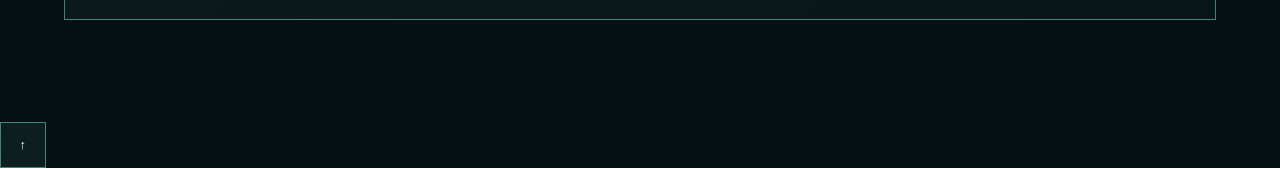
<file: projects/mcu-8051-embedded-system-practice.html>
<!doctype html>
<html lang="zh-CN">
  <head>
    <meta charset="UTF-8" />
    <meta name="viewport" content="width=device-width, initial-scale=1.0" />
    <meta name="description" content="51单片机系统设计与嵌入式编程实践项目，覆盖 Keil C51、Proteus、外部中断、定时器计数器和 UART 串行通信。" />
    <title>51单片机系统设计与嵌入式编程实践 | 吴子洋</title>
    <link rel="stylesheet" href="../styles.css" />
  </head>
  <body data-lang="zh">
    <div class="page-grid" aria-hidden="true"></div>
    <header class="site-header">
      <a class="brand" href="../index.html#top" aria-label="返回首页">
        <span class="brand-mark">WZY</span>
        <span><strong>吴子洋</strong><small>Electrical Engineering Portfolio</small></span>
      </a>
      <div class="header-actions">
        <nav class="nav" aria-label="项目页面导航">
          <a href="../index.html#projects"><span class="lang lang-zh">项目</span><span class="lang lang-en">Projects</span></a>
          <a href="../index.html#skills"><span class="lang lang-zh">技能</span><span class="lang lang-en">Skills</span></a>
          <a href="../index.html#contact"><span class="lang lang-zh">联系</span><span class="lang lang-en">Contact</span></a>
        </nav>
        <button class="language-toggle" type="button" aria-label="Switch language">
          <span data-lang-label="zh">EN</span><span data-lang-label="en">中文</span>
        </button>
      </div>
    </header>

    <main>
      <section class="section project-detail-hero project-brief-hero">
        <div class="brief-copy">
          <a class="back-link" href="../index.html#projects"><span class="lang lang-zh">返回项目经历</span><span class="lang lang-en">Back to Projects</span></a>
          <p class="section-kicker"><span class="lang lang-zh">项目详情 · 大学课程实验项目</span><span class="lang lang-en">Project Detail · University Laboratory Project</span></p>
          <h1><span class="lang lang-zh">51单片机系统设计与嵌入式编程实践</span><span class="lang lang-en">8051 Microcontroller System Design and Embedded C Practice</span></h1>
          <p class="hero-lead">
            <span class="lang lang-zh">该项目基于“单片机原理及应用”课程材料，围绕 MCS-51 体系结构、Keil C51 编程和 Proteus VSM 仿真展开。项目覆盖外部中断优先级、定时器/计数器初值计算、UART 串行通信配置、HEX 固件生成和仿真调试流程，将 51 单片机硬件寄存器、C51 程序结构和外设控制逻辑连接为一个完整的嵌入式实验流程。</span>
            <span class="lang lang-en">This academic laboratory project is based on the Microcontroller Principles and Applications course. It covers MCS-51 architecture, Keil C51 programming and Proteus VSM simulation, linking interrupt priority, timer/counter calculation, UART configuration, HEX firmware generation and simulated peripheral control into one embedded-system workflow.</span>
          </p>
          <div class="tag-row">
            <span class="tag-chip">Keil C51</span>
            <span class="tag-chip">Proteus VSM</span>
            <span class="tag-chip">MCS-51</span>
            <span class="tag-chip">UART</span>
            <span class="tag-chip"><span class="lang lang-zh">中断与定时器</span><span class="lang lang-en">Interrupts & Timers</span></span>
          </div>
        </div>
        <figure class="brief-hero-media">
          <img src="../assets/projects/mcu-card-01-8051-workflow.svg" alt="8051 单片机开发流程示意图" />
          <figcaption><span class="lang lang-zh">8051 单片机实验开发流程，展示从 Keil C51 编程、HEX 生成到 Proteus 仿真，以及中断、定时器和 UART 外设逻辑。</span><span class="lang lang-en">8051 development workflow from Keil C51 coding and HEX generation to Proteus simulation, interrupt handling, timer logic and UART communication.</span></figcaption>
        </figure>
      </section>

      <section class="section project-detail-section">
        <article class="case-study">
          <div class="case-metrics case-metrics-compact">
            <div><strong>10/10</strong><span><span class="lang lang-zh">章节作业完成</span><span class="lang lang-en">course tasks</span></span></div>
            <div><strong>3</strong><span><span class="lang lang-zh">综合实验</span><span class="lang lang-en">lab exercises</span></span></div>
            <div><strong>86/100</strong><span><span class="lang lang-zh">中断实验成绩</span><span class="lang lang-en">interrupt lab score</span></span></div>
            <div><strong>0x4C00</strong><span><span class="lang lang-zh">50ms 定时初值</span><span class="lang lang-en">timer preload</span></span></div>
            <div><strong>0xFD</strong><span><span class="lang lang-zh">9600bps 串口初值</span><span class="lang lang-en">UART reload</span></span></div>
          </div>
          <section class="case-panel case-wide section-anchor">
            <h4><span class="lang lang-zh">项目叙事</span><span class="lang lang-en">Project Story</span></h4>
            <div class="portfolio-card-grid">
              <article class="portfolio-card"><span class="tag"><span class="lang lang-zh">项目背景</span><span class="lang lang-en">Context</span></span><p><span class="lang lang-zh">51 单片机实验需要把寄存器配置、C51 程序、I/O 端口和外设响应连接起来，判断硬件控制逻辑是否符合预期。</span><span class="lang lang-en">The 8051 lab links register configuration, C51 code, I/O ports and peripheral response to check whether the control logic behaves as expected.</span></p></article>
              <article class="portfolio-card"><span class="tag"><span class="lang lang-zh">工程目标</span><span class="lang lang-en">Objective</span></span><p><span class="lang lang-zh">完成外部中断、定时器计数器和 UART 串行通信三类核心实验，并形成从代码到仿真的调试流程。</span><span class="lang lang-en">The objective was to complete external interrupt, timer/counter and UART communication labs, forming a workflow from code to simulation debugging.</span></p></article>
              <article class="portfolio-card"><span class="tag"><span class="lang lang-zh">技术执行</span><span class="lang lang-en">Action</span></span><p><span class="lang lang-zh">使用 Keil C51 编写程序并生成 HEX 文件，在 Proteus 中搭建单片机最小系统和外围电路，验证 LED、按键和串口终端响应。</span><span class="lang lang-en">Keil C51 was used to write code and generate HEX firmware, while Proteus was used to model the minimum system and verify LED, button and serial-terminal response.</span></p></article>
              <article class="portfolio-card"><span class="tag"><span class="lang lang-zh">关键结果</span><span class="lang lang-en">Result</span></span><p><span class="lang lang-zh">完成 10 个章节任务和 3 个综合实验，推导 50ms 定时初值 0x4C00 与 9600bps 串口重装初值 0xFD。</span><span class="lang lang-en">The project completed ten course tasks and three integrated labs, including the 50ms timer preload 0x4C00 and 9600bps UART reload value 0xFD.</span></p></article>
            </div>
          </section>

          <section class="case-panel case-wide section-anchor project-rationale">
            <h4><span class="lang lang-zh">项目动机与岗位价值</span><span class="lang lang-en">Project Motivation and Role Value</span></h4>
            <div class="rationale-grid">
              <article>
                <strong><span class="lang lang-zh">为什么要做</span><span class="lang lang-en">Why this project</span></strong>
                <p><span class="lang lang-zh">这是本科单片机课程实验项目。本科阶段做 51 单片机，并不是因为 51 是最新平台，而是因为它能用相对清晰的结构训练嵌入式底层基础：寄存器、I/O、定时器、中断、串口和最小系统。这个阶段的重点是理解代码如何真正驱动硬件。</span><span class="lang lang-en">This was an undergraduate microcontroller laboratory project. Studying the 8051 was not about using the newest platform; it was a clear way to learn embedded fundamentals: registers, I/O, timers, interrupts, UART and minimum-system circuits. The key was understanding how code drives hardware.</span></p>
              </article>
              <article>
                <strong><span class="lang lang-zh">工程意义</span><span class="lang lang-en">Engineering meaning</span></strong>
                <p><span class="lang lang-zh">项目的意义在于把 C 程序、寄存器配置、电路连接和仿真现象连起来。外部中断优先级、50ms 定时初值、9600bps 串口重装值和 HEX 文件下载流程，都是理解小型控制器如何稳定工作的基础问题。</span><span class="lang lang-en">The project connected C code, register configuration, circuit wiring and simulation behaviour. External interrupt priority, 50ms timer preload, 9600bps UART reload value and HEX file workflow are fundamental to understanding how small controllers operate reliably.</span></p>
              </article>
              <article>
                <strong><span class="lang lang-zh">能力与岗位连接</span><span class="lang lang-en">Ability and role connection</span></strong>
                <p><span class="lang lang-zh">这个项目对应嵌入式助理开发、硬件测试、设备调试、自动化控制和技术支持岗位。它提升了我阅读底层控制逻辑、定位外设配置问题、理解硬件接口和使用仿真工具验证控制行为的能力。</span><span class="lang lang-en">The project maps to junior embedded development, hardware testing, equipment debugging, automation control and technical support. It improved my ability to read low-level control logic, locate peripheral-configuration issues, understand hardware interfaces and verify behaviour with simulation tools.</span></p>
              </article>
            </div>
          </section>
          <div class="case-grid">
            <section class="case-panel section-anchor">
              <h4><span class="lang lang-zh">问题背景</span><span class="lang lang-en">Problem Context</span></h4>
              <p class="case-note"><span class="lang lang-zh">单片机应用系统需要同时理解硬件寄存器、外设时序、程序结构和电路连接。对于中断响应、定时输出和串行通信等常见场景，工程人员需要把寄存器配置、C 程序、I/O 端口和仿真结果对应起来，才能判断系统行为是否符合设计目标。</span><span class="lang lang-en">Microcontroller applications require an understanding of registers, peripheral timing, program structure and circuit connections. Interrupt response, timed output and serial communication all require a clear mapping between register settings, C code, I/O ports and simulation behaviour.</span></p>
            </section>
            <section class="case-panel section-anchor">
              <h4><span class="lang lang-zh">项目定位</span><span class="lang lang-en">Project Type</span></h4>
              <ul class="detail-list">
                <li><span class="lang lang-zh">大学课程实验项目，面向嵌入式基础、单片机外设编程和电路仿真验证。</span><span class="lang lang-en">University laboratory project focused on embedded fundamentals, microcontroller peripheral programming and circuit simulation.</span></li>
                <li><span class="lang lang-zh">项目内容覆盖 MCS-51 硬件结构、特殊功能寄存器、C51 程序、外部中断、定时器和 UART。</span><span class="lang lang-en">The project covers MCS-51 hardware structure, special function registers, C51 programming, external interrupts, timers and UART.</span></li>
              </ul>
            </section>
          </div>

          <section class="case-panel case-wide section-anchor">
            <h4><span class="lang lang-zh">技术流程</span><span class="lang lang-en">Technical Workflow</span></h4>
            <div class="brief-table-wrap">
              <table class="brief-table"><tbody>
                <tr><th><span class="lang lang-zh">阶段一</span><span class="lang lang-en">Stage 1</span></th><td><span class="lang lang-zh">建立 Keil C51 工程，选择 AT89C51/STC89C52 目标芯片，编写 C51 源文件并生成 HEX 固件。</span><span class="lang lang-en">Create a Keil C51 project, select the target AT89C51/STC89C52 device, write C51 source code and generate HEX firmware.</span></td></tr>
                <tr><th><span class="lang lang-zh">阶段二</span><span class="lang lang-en">Stage 2</span></th><td><span class="lang lang-zh">在 Proteus 中绘制单片机最小系统和外围电路，加载 HEX 文件，观察 LED、按键和串口终端等外设响应。</span><span class="lang lang-en">Draw the minimum microcontroller system and peripheral circuit in Proteus, load the HEX file and observe LED, button and serial-terminal responses.</span></td></tr>
                <tr><th><span class="lang lang-zh">阶段三</span><span class="lang lang-en">Stage 3</span></th><td><span class="lang lang-zh">配置 INT0/INT1 外部中断、IE/IP 优先级和 ISR 程序，验证不同优先级中断对流水灯状态的影响。</span><span class="lang lang-en">Configure INT0/INT1 external interrupts, IE/IP priority and ISR routines, then verify how interrupt priority changes LED sequence behaviour.</span></td></tr>
                <tr><th><span class="lang lang-zh">阶段四</span><span class="lang lang-en">Stage 4</span></th><td><span class="lang lang-zh">基于 11.0592MHz 晶振计算定时器初值和 UART 波特率初值，用 TH0/TL0、TMOD、SCON、SBUF 等寄存器实现定时输出与 9600bps 串口收发。</span><span class="lang lang-en">Calculate timer preload and UART reload values from an 11.0592MHz clock, using TH0/TL0, TMOD, SCON and SBUF for timed output and 9600bps serial communication.</span></td></tr>
              </tbody></table>
            </div>
          </section>

          <div class="case-grid">
            <section class="case-panel section-anchor">
              <h4><span class="lang lang-zh">技术工作</span><span class="lang lang-en">Technical Contribution</span></h4>
              <ul class="detail-list">
                <li><span class="lang lang-zh">使用 C51 编写流水灯主程序、外部中断服务程序、定时器中断程序和串口收发函数。</span><span class="lang lang-en">Wrote C51 routines for LED sequencing, external interrupt service, timer interrupts and UART send/receive functions.</span></li>
                <li><span class="lang lang-zh">配置 EX0/EX1、IT0/IT1、PX0/PX1 等中断相关位，分析边沿触发与优先级对程序执行顺序的影响。</span><span class="lang lang-en">Configured EX0/EX1, IT0/IT1 and PX0/PX1 settings to analyse edge-triggered interrupt behaviour and priority effects.</span></li>
                <li><span class="lang lang-zh">根据 50ms 定时目标推导 TH0=0x4C、TL0=0x00，并在定时中断中手动重装初值。</span><span class="lang lang-en">Derived TH0=0x4C and TL0=0x00 for a 50ms timing target and reloaded the timer values inside the interrupt routine.</span></li>
                <li><span class="lang lang-zh">使用 T1 方式 2 自动重装产生 9600bps 波特率，配置 SCON、REN、TI/RI 标志位完成串口通信逻辑。</span><span class="lang lang-en">Used Timer 1 mode 2 auto-reload to generate a 9600bps baud rate and configured SCON, REN, TI/RI flags for serial communication logic.</span></li>
              </ul>
            </section>
            <section class="case-panel section-anchor">
              <h4><span class="lang lang-zh">工具与方法</span><span class="lang lang-en">Tools and Methods</span></h4>
              <ul class="detail-list">
                <li><span class="lang lang-zh">工具：Keil µVision C51、Proteus VSM、AT89/STC 系列 51 单片机、HEX 固件文件。</span><span class="lang lang-en">Tools: Keil µVision C51, Proteus VSM, AT89/STC 8051-family microcontrollers and HEX firmware files.</span></li>
                <li><span class="lang lang-zh">方法：寄存器配置、I/O 端口控制、外部中断、定时器初值计算、UART 波特率计算、仿真调试。</span><span class="lang lang-en">Methods: register configuration, I/O control, external interrupts, timer preload calculation, UART baud-rate calculation and simulation debugging.</span></li>
              </ul>
            </section>
          </div>

          <section class="case-panel case-wide section-anchor">
            <h4><span class="lang lang-zh">选定输出</span><span class="lang lang-en">Selected Outputs</span></h4>
            <ul class="detail-list">
              <li><span class="lang lang-zh">外部中断实验：主程序 P1 口流水灯，INT0 触发全亮/全灭闪烁，INT1 触发高低 4 位交替显示。</span><span class="lang lang-en">External interrupt lab: P1 LED sequence in the main loop, INT0 for all-on/all-off flashing and INT1 for high/low four-bit alternation.</span></li>
              <li><span class="lang lang-zh">定时器实验：T0 方式 1 下使用 0x4C00 初值实现 50ms 定时，并通过计数累加实现周期输出。</span><span class="lang lang-en">Timer lab: T0 mode 1 uses 0x4C00 preload for 50ms timing and counter accumulation for periodic output.</span></li>
              <li><span class="lang lang-zh">串口实验：T1 方式 2 自动重装，TH1/TL1=0xFD，对应 11.0592MHz 晶振下 9600bps 串口通信。</span><span class="lang lang-en">UART lab: T1 mode 2 auto-reload with TH1/TL1=0xFD for 9600bps serial communication with an 11.0592MHz crystal.</span></li>
            </ul>
          </section>

          <section class="case-panel case-wide section-anchor">
            <h4><span class="lang lang-zh">工程相关性</span><span class="lang lang-en">Engineering Relevance</span></h4>
            <p class="case-note"><span class="lang lang-zh">该项目与嵌入式开发、硬件测试、设备调试、自动化控制和技术支持岗位中的基础任务相关。项目训练了从寄存器配置、代码编写、电路连接到仿真验证的闭环流程，可迁移到传感器采集、按键输入、状态指示、串口调试和小型控制器维护等入门级工程场景。</span><span class="lang lang-en">This project is relevant to embedded development, hardware testing, equipment debugging, automation control and technical support. It trains the closed loop from register configuration and coding to circuit connection and simulation verification.</span></p>
          </section>
        </article>
      </section>
    </main>
    <button class="to-top" type="button" aria-label="Back to top">↑</button>
    <script src="../script.js"></script>
  </body>
</html>
</file>
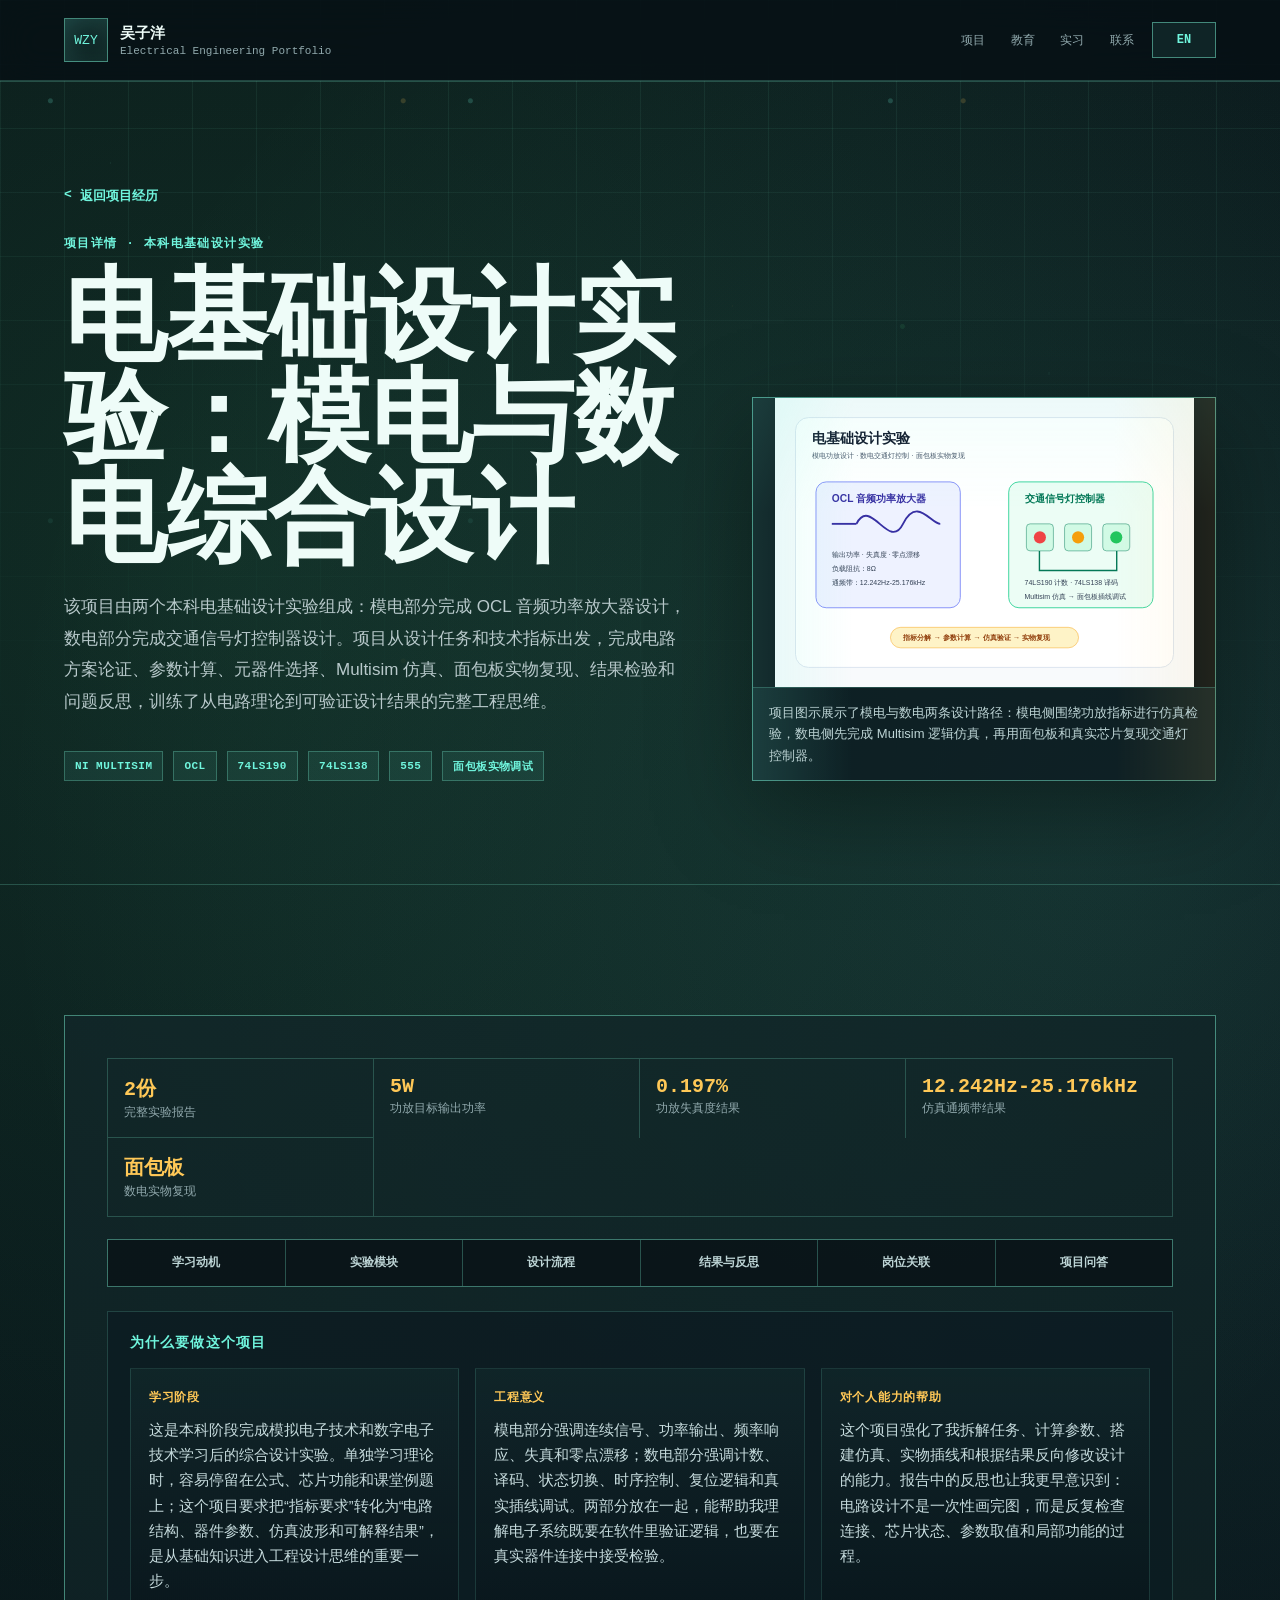
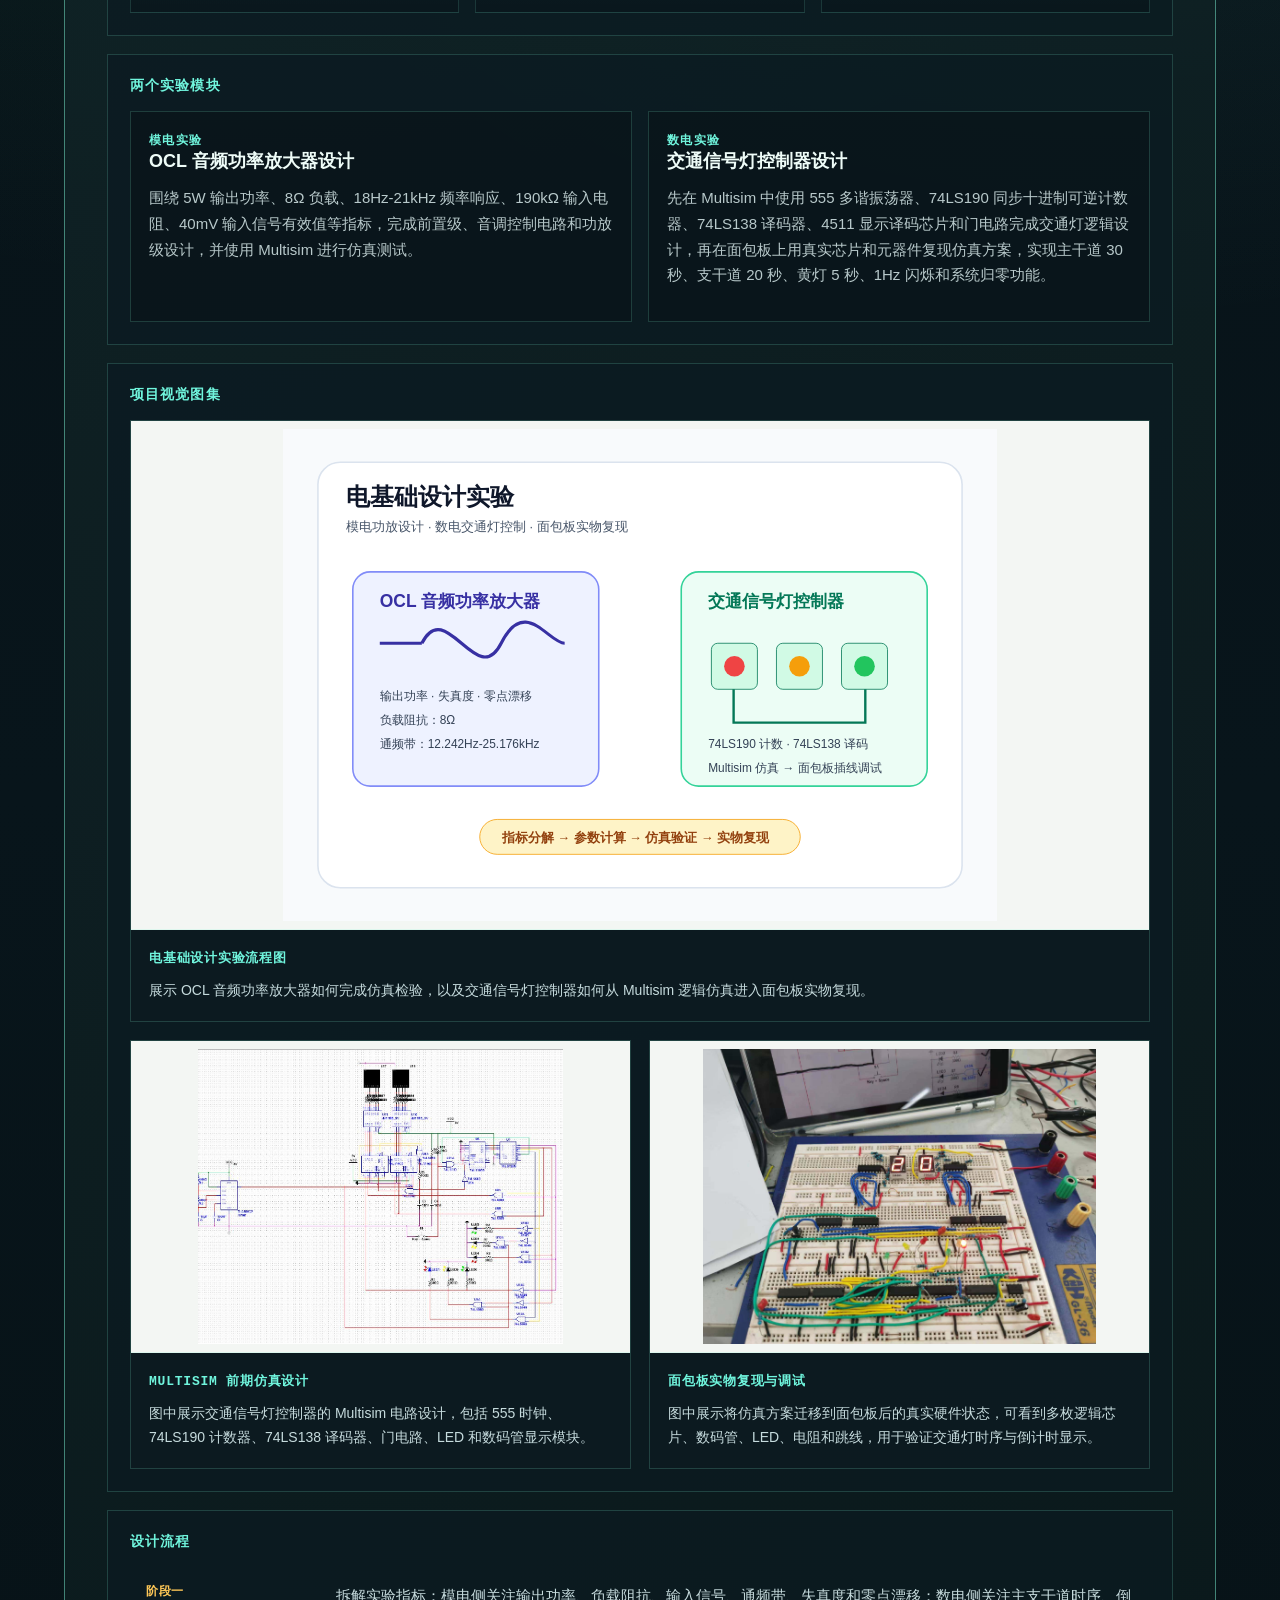
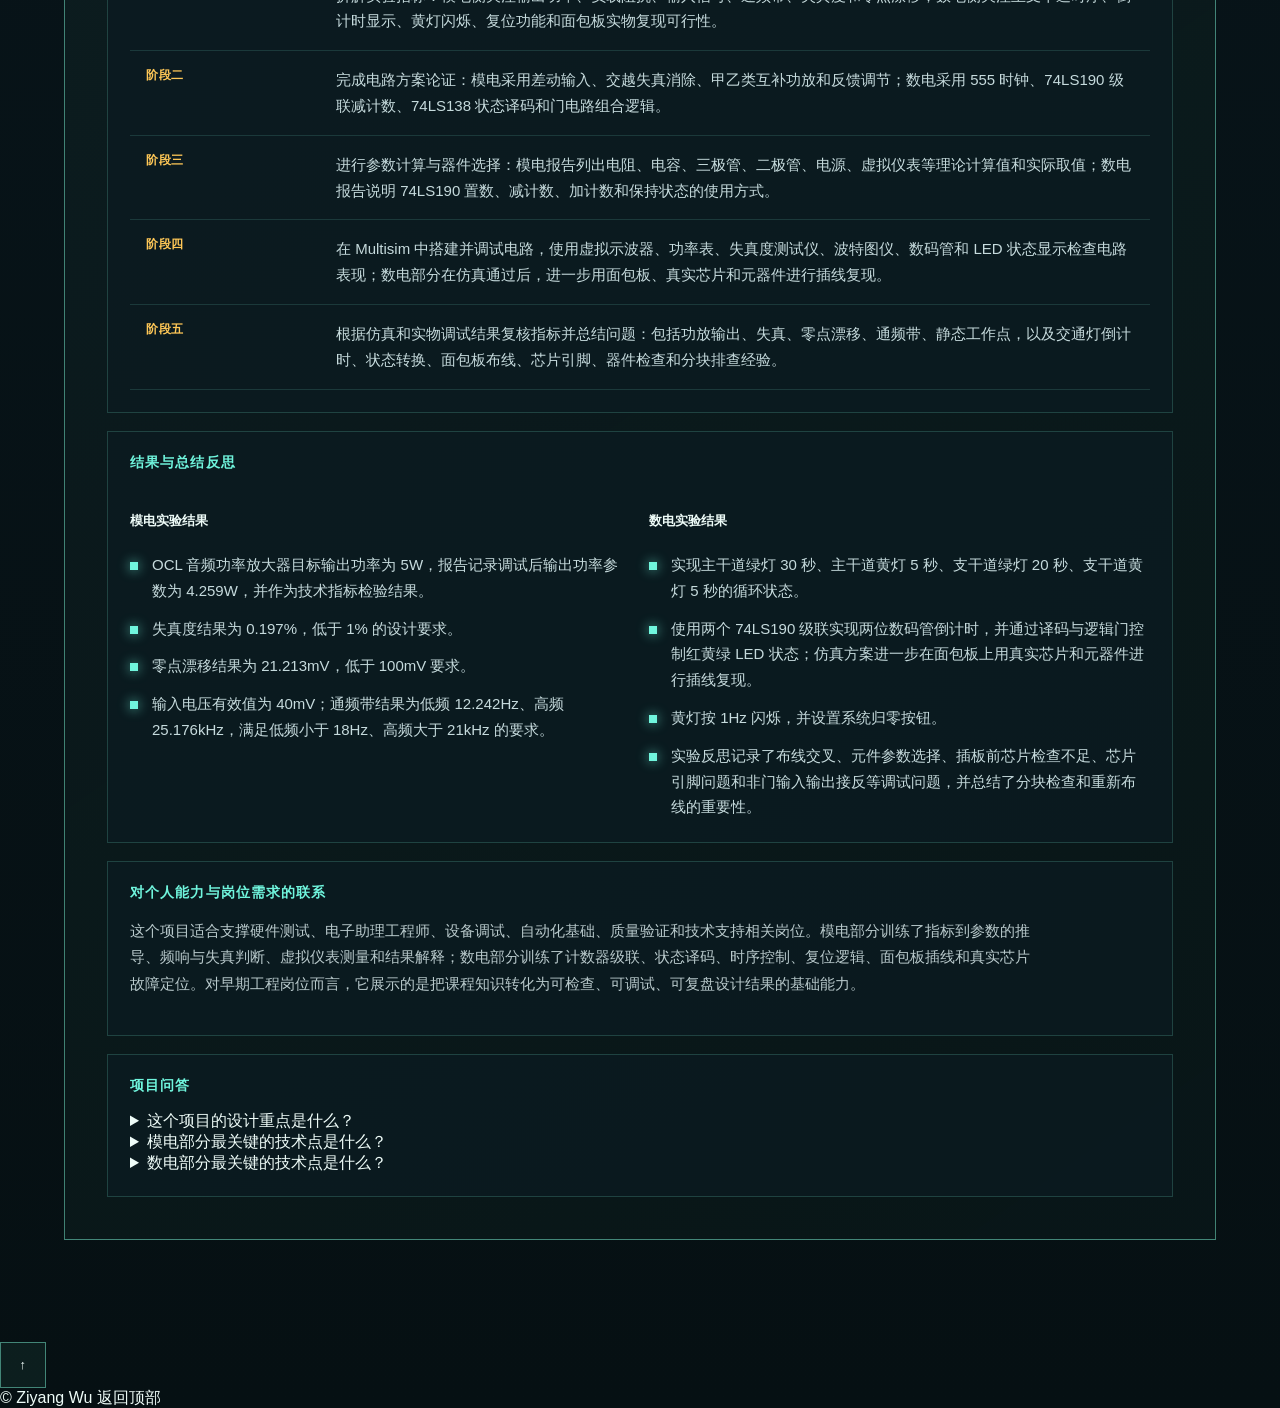
<file: projects/multisim-electronic-circuit-design-practice.html>
<!doctype html>
<html lang="zh-CN">
  <head>
    <meta charset="UTF-8" />
    <meta name="viewport" content="width=device-width, initial-scale=1.0" />
    <meta
      name="description"
      content="电基础设计实验项目，包含模电实验 OCL 音频功率放大器设计与数电实验交通信号灯控制器设计，覆盖参数计算、Multisim 仿真、面包板实物复现、逻辑设计、结果检验和总结反思。"
    />
    <title>电基础设计实验：模电与数电综合设计 | 吴子洋</title>
    <link rel="stylesheet" href="../styles.css" />
  </head>
  <body data-lang="zh">
    <div class="page-grid" aria-hidden="true"></div>

    <header class="site-header">
      <a class="brand" href="../index.html#top" aria-label="返回首页">
        <span class="brand-mark">WZY</span>
        <span>
          <strong>吴子洋</strong>
          <small>Electrical Engineering Portfolio</small>
        </span>
      </a>
      <div class="header-actions">
        <nav class="nav" aria-label="项目页面导航">
          <a href="../index.html#projects"><span class="lang lang-zh">项目</span><span class="lang lang-en">Projects</span></a>
          <a href="../index.html#education"><span class="lang lang-zh">教育</span><span class="lang lang-en">Education</span></a>
          <a href="../index.html#experience"><span class="lang lang-zh">实习</span><span class="lang lang-en">Experience</span></a>
          <a href="../index.html#contact"><span class="lang lang-zh">联系</span><span class="lang lang-en">Contact</span></a>
        </nav>
        <button class="language-toggle" type="button" aria-label="Switch language">
          <span data-lang-label="zh">EN</span>
          <span data-lang-label="en">中文</span>
        </button>
      </div>
    </header>

    <main>
      <section class="section project-detail-hero project-brief-hero">
        <div class="brief-copy">
          <a class="back-link" href="../index.html#projects">
            <span class="lang lang-zh">返回项目经历</span>
            <span class="lang lang-en">Back to Projects</span>
          </a>
          <p class="section-kicker">
            <span class="lang lang-zh">项目详情 · 本科电基础设计实验</span>
            <span class="lang lang-en">Project Detail · Undergraduate Circuit Design Practice</span>
          </p>
          <h1>
            <span class="lang lang-zh">电基础设计实验：模电与数电综合设计</span>
            <span class="lang lang-en">Electrical Foundation Design Lab: Analogue and Digital Circuit Design</span>
          </h1>
          <p class="hero-lead">
            <span class="lang lang-zh">
              该项目由两个本科电基础设计实验组成：模电部分完成 OCL 音频功率放大器设计，数电部分完成交通信号灯控制器设计。项目从设计任务和技术指标出发，完成电路方案论证、参数计算、元器件选择、Multisim 仿真、面包板实物复现、结果检验和问题反思，训练了从电路理论到可验证设计结果的完整工程思维。
            </span>
            <span class="lang lang-en">
              This undergraduate circuit design project combines an OCL audio power amplifier and a traffic signal controller. It covered requirement breakdown, component selection, Multisim simulation, breadboard implementation, result checking and reflection.
            </span>
          </p>
          <div class="tag-row">
            <span class="tag-chip">NI Multisim</span>
            <span class="tag-chip">OCL</span>
            <span class="tag-chip">74LS190</span>
            <span class="tag-chip">74LS138</span>
            <span class="tag-chip">555</span>
            <span class="tag-chip"><span class="lang lang-zh">面包板实物调试</span><span class="lang lang-en">Breadboard Debugging</span></span>
          </div>
        </div>
        <figure class="brief-hero-media">
          <img src="../assets/projects/circuit-card-01-multisim-systems.svg" alt="电基础设计实验中的 OCL 功率放大器和交通信号灯控制器仿真流程图" />
          <figcaption>
            <span class="lang lang-zh">项目图示展示了模电与数电两条设计路径：模电侧围绕功放指标进行仿真检验，数电侧先完成 Multisim 逻辑仿真，再用面包板和真实芯片复现交通灯控制器。</span>
            <span class="lang lang-en">The visual shows the analogue simulation path and the digital workflow from Multisim logic verification to breadboard implementation.</span>
          </figcaption>
        </figure>
      </section>

      <section class="section project-detail-section">
        <article class="case-study">
          <div class="case-metrics case-metrics-compact">
            <div><strong>2份</strong><span><span class="lang lang-zh">完整实验报告</span><span class="lang lang-en">complete reports</span></span></div>
            <div><strong>5W</strong><span><span class="lang lang-zh">功放目标输出功率</span><span class="lang lang-en">amplifier target power</span></span></div>
            <div><strong>0.197%</strong><span><span class="lang lang-zh">功放失真度结果</span><span class="lang lang-en">recorded distortion</span></span></div>
            <div><strong>12.242Hz-25.176kHz</strong><span><span class="lang lang-zh">仿真通频带结果</span><span class="lang lang-en">simulated bandwidth</span></span></div>
            <div><strong>面包板</strong><span><span class="lang lang-zh">数电实物复现</span><span class="lang lang-en">digital hardware build</span></span></div>
          </div>

          <nav class="case-map" aria-label="Project section navigation">
            <a href="#why"><span class="lang lang-zh">学习动机</span><span class="lang lang-en">Motivation</span></a>
            <a href="#modules"><span class="lang lang-zh">实验模块</span><span class="lang lang-en">Modules</span></a>
            <a href="#workflow"><span class="lang lang-zh">设计流程</span><span class="lang lang-en">Workflow</span></a>
            <a href="#outputs"><span class="lang lang-zh">结果与反思</span><span class="lang lang-en">Outputs</span></a>
            <a href="#relevance"><span class="lang lang-zh">岗位关联</span><span class="lang lang-en">Role Relevance</span></a>
            <a href="#faq"><span class="lang lang-zh">项目问答</span><span class="lang lang-en">FAQ</span></a>
          </nav>

          <section class="case-panel case-wide section-anchor project-rationale" id="why">
            <h4><span class="lang lang-zh">为什么要做这个项目</span><span class="lang lang-en">Why I Studied This Project</span></h4>
            <div class="rationale-grid">
              <article>
                <strong><span class="lang lang-zh">学习阶段</span><span class="lang lang-en">Learning stage</span></strong>
                <p>
                  <span class="lang lang-zh">这是本科阶段完成模拟电子技术和数字电子技术学习后的综合设计实验。单独学习理论时，容易停留在公式、芯片功能和课堂例题上；这个项目要求把“指标要求”转化为“电路结构、器件参数、仿真波形和可解释结果”，是从基础知识进入工程设计思维的重要一步。</span>
                  <span class="lang lang-en">This project followed analogue and digital electronics study. It moved the work from formulas and chip functions into circuit structure, component values, simulation waveforms and explainable results.</span>
                </p>
              </article>
              <article>
                <strong><span class="lang lang-zh">工程意义</span><span class="lang lang-en">Engineering meaning</span></strong>
                <p>
                  <span class="lang lang-zh">模电部分强调连续信号、功率输出、频率响应、失真和零点漂移；数电部分强调计数、译码、状态切换、时序控制、复位逻辑和真实插线调试。两部分放在一起，能帮助我理解电子系统既要在软件里验证逻辑，也要在真实器件连接中接受检验。</span>
                  <span class="lang lang-en">The analogue part focused on signal quality and power behaviour; the digital part focused on counting, decoding, timing, reset logic and physical wiring debug.</span>
                </p>
              </article>
              <article>
                <strong><span class="lang lang-zh">对个人能力的帮助</span><span class="lang lang-en">Personal development</span></strong>
                <p>
                  <span class="lang lang-zh">这个项目强化了我拆解任务、计算参数、搭建仿真、实物插线和根据结果反向修改设计的能力。报告中的反思也让我更早意识到：电路设计不是一次性画完图，而是反复检查连接、芯片状态、参数取值和局部功能的过程。</span>
                  <span class="lang lang-en">The project strengthened requirement breakdown, parameter calculation, simulation setup, breadboard wiring and result-driven design adjustment.</span>
                </p>
              </article>
            </div>
          </section>

          <section class="case-panel case-wide section-anchor" id="modules">
            <h4><span class="lang lang-zh">两个实验模块</span><span class="lang lang-en">Two Experiment Modules</span></h4>
            <div class="portfolio-card-grid">
              <article class="portfolio-card">
                <span class="tag"><span class="lang lang-zh">模电实验</span><span class="lang lang-en">Analogue Lab</span></span>
                <h5><span class="lang lang-zh">OCL 音频功率放大器设计</span><span class="lang lang-en">OCL Audio Power Amplifier</span></h5>
                <p><span class="lang lang-zh">围绕 5W 输出功率、8Ω 负载、18Hz-21kHz 频率响应、190kΩ 输入电阻、40mV 输入信号有效值等指标，完成前置级、音调控制电路和功放级设计，并使用 Multisim 进行仿真测试。</span><span class="lang lang-en">Designed an OCL audio power amplifier around power, load, frequency-response, input-resistance and input-signal targets, then verified it in Multisim.</span></p>
              </article>
              <article class="portfolio-card">
                <span class="tag"><span class="lang lang-zh">数电实验</span><span class="lang lang-en">Digital Lab</span></span>
                <h5><span class="lang lang-zh">交通信号灯控制器设计</span><span class="lang lang-en">Traffic Signal Controller</span></h5>
                <p><span class="lang lang-zh">先在 Multisim 中使用 555 多谐振荡器、74LS190 同步十进制可逆计数器、74LS138 译码器、4511 显示译码芯片和门电路完成交通灯逻辑设计，再在面包板上用真实芯片和元器件复现仿真方案，实现主干道 30 秒、支干道 20 秒、黄灯 5 秒、1Hz 闪烁和系统归零功能。</span><span class="lang lang-en">Designed the traffic-light logic in Multisim with a 555 timer, 74LS190 counters, 74LS138 decoder, 4511 display drivers and logic gates, then reproduced the design on a breadboard with real chips and components.</span></p>
              </article>
            </div>
          </section>

          <section class="case-panel case-wide section-anchor visual-gallery">
            <h4><span class="lang lang-zh">项目视觉图集</span><span class="lang lang-en">Visual Gallery</span></h4>
            <div class="project-visual-grid">
              <figure class="project-visual-card project-visual-card-wide">
                <img src="../assets/projects/circuit-card-01-multisim-systems.svg" alt="电基础设计实验流程图：模电 OCL 功放与数电交通灯控制器" />
                <figcaption>
                  <strong><span class="lang lang-zh">电基础设计实验流程图</span><span class="lang lang-en">Design Workflow</span></strong>
                  <span class="lang lang-zh">展示 OCL 音频功率放大器如何完成仿真检验，以及交通信号灯控制器如何从 Multisim 逻辑仿真进入面包板实物复现。</span>
                  <span class="lang lang-en">Shows the OCL amplifier simulation path and the traffic signal controller workflow from Multisim verification to breadboard implementation.</span>
                </figcaption>
              </figure>
              <figure class="project-visual-card">
                <img src="../assets/projects/425bd1639df68b8dad82235d6f7d83e3.png" alt="交通信号灯控制器在 Multisim 中的前期仿真电路图" />
                <figcaption>
                  <strong><span class="lang lang-zh">Multisim 前期仿真设计</span><span class="lang lang-en">Multisim Simulation Design</span></strong>
                  <span class="lang lang-zh">图中展示交通信号灯控制器的 Multisim 电路设计，包括 555 时钟、74LS190 计数器、74LS138 译码器、门电路、LED 和数码管显示模块。</span>
                  <span class="lang lang-en">Shows the Multisim circuit design for the traffic signal controller, including clock generation, counters, decoding logic, LEDs and seven-segment display modules.</span>
                </figcaption>
              </figure>
              <figure class="project-visual-card">
                <img src="../assets/projects/light.jpg" alt="交通信号灯控制器在面包板上的真实芯片和元器件插线调试照片" />
                <figcaption>
                  <strong><span class="lang lang-zh">面包板实物复现与调试</span><span class="lang lang-en">Breadboard Hardware Debugging</span></strong>
                  <span class="lang lang-zh">图中展示将仿真方案迁移到面包板后的真实硬件状态，可看到多枚逻辑芯片、数码管、LED、电阻和跳线，用于验证交通灯时序与倒计时显示。</span>
                  <span class="lang lang-en">Shows the breadboard implementation with logic chips, seven-segment displays, LEDs, resistors and jumper wires used to verify traffic-light timing and countdown display.</span>
                </figcaption>
              </figure>
            </div>
          </section>

          <section class="case-panel case-wide section-anchor" id="workflow">
            <h4><span class="lang lang-zh">设计流程</span><span class="lang lang-en">Technical Workflow</span></h4>
            <div class="brief-table-wrap">
              <table class="brief-table">
                <tbody>
                  <tr>
                    <th><span class="lang lang-zh">阶段一</span><span class="lang lang-en">Stage 1</span></th>
                    <td><span class="lang lang-zh">拆解实验指标：模电侧关注输出功率、负载阻抗、输入信号、通频带、失真度和零点漂移；数电侧关注主支干道时序、倒计时显示、黄灯闪烁、复位功能和面包板实物复现可行性。</span><span class="lang lang-en">Break down analogue targets for power and signal quality, and digital targets for timing, display, flashing, reset and breadboard feasibility.</span></td>
                  </tr>
                  <tr>
                    <th><span class="lang lang-zh">阶段二</span><span class="lang lang-en">Stage 2</span></th>
                    <td><span class="lang lang-zh">完成电路方案论证：模电采用差动输入、交越失真消除、甲乙类互补功放和反馈调节；数电采用 555 时钟、74LS190 级联减计数、74LS138 状态译码和门电路组合逻辑。</span><span class="lang lang-en">Define circuit schemes: differential input, crossover-distortion reduction and feedback for analogue; 555 clock, cascaded counters and decoding logic for digital.</span></td>
                  </tr>
                  <tr>
                    <th><span class="lang lang-zh">阶段三</span><span class="lang lang-en">Stage 3</span></th>
                    <td><span class="lang lang-zh">进行参数计算与器件选择：模电报告列出电阻、电容、三极管、二极管、电源、虚拟仪表等理论计算值和实际取值；数电报告说明 74LS190 置数、减计数、加计数和保持状态的使用方式。</span><span class="lang lang-en">Calculate parameters and select components, including analogue component values and digital counter operating modes.</span></td>
                  </tr>
                  <tr>
                    <th><span class="lang lang-zh">阶段四</span><span class="lang lang-en">Stage 4</span></th>
                    <td><span class="lang lang-zh">在 Multisim 中搭建并调试电路，使用虚拟示波器、功率表、失真度测试仪、波特图仪、数码管和 LED 状态显示检查电路表现；数电部分在仿真通过后，进一步用面包板、真实芯片和元器件进行插线复现。</span><span class="lang lang-en">Build and debug the circuits in Multisim; after digital simulation passed, reproduce the traffic-light design on a breadboard with real chips and components.</span></td>
                  </tr>
                  <tr>
                    <th><span class="lang lang-zh">阶段五</span><span class="lang lang-en">Stage 5</span></th>
                    <td><span class="lang lang-zh">根据仿真和实物调试结果复核指标并总结问题：包括功放输出、失真、零点漂移、通频带、静态工作点，以及交通灯倒计时、状态转换、面包板布线、芯片引脚、器件检查和分块排查经验。</span><span class="lang lang-en">Check simulation and hardware results against targets, then summarise amplifier metrics, timing logic, breadboard wiring, chip pins and modular troubleshooting.</span></td>
                  </tr>
                </tbody>
              </table>
            </div>
          </section>

          <section class="case-panel case-wide section-anchor" id="outputs">
            <h4><span class="lang lang-zh">结果与总结反思</span><span class="lang lang-en">Results and Reflection</span></h4>
            <div class="case-grid">
              <div>
                <h5><span class="lang lang-zh">模电实验结果</span><span class="lang lang-en">Analogue results</span></h5>
                <ul class="detail-list">
                  <li><span class="lang lang-zh">OCL 音频功率放大器目标输出功率为 5W，报告记录调试后输出功率参数为 4.259W，并作为技术指标检验结果。</span><span class="lang lang-en">The OCL amplifier target was 5W; the report records a tuned output-power result of 4.259W for checking.</span></li>
                  <li><span class="lang lang-zh">失真度结果为 0.197%，低于 1% 的设计要求。</span><span class="lang lang-en">Distortion was recorded as 0.197%, below the 1% target.</span></li>
                  <li><span class="lang lang-zh">零点漂移结果为 21.213mV，低于 100mV 要求。</span><span class="lang lang-en">Zero drift was recorded as 21.213mV, below the 100mV requirement.</span></li>
                  <li><span class="lang lang-zh">输入电压有效值为 40mV；通频带结果为低频 12.242Hz、高频 25.176kHz，满足低频小于 18Hz、高频大于 21kHz 的要求。</span><span class="lang lang-en">Input RMS voltage was 40mV; bandwidth was recorded as 12.242Hz to 25.176kHz.</span></li>
                </ul>
              </div>
              <div>
                <h5><span class="lang lang-zh">数电实验结果</span><span class="lang lang-en">Digital results</span></h5>
                <ul class="detail-list">
                  <li><span class="lang lang-zh">实现主干道绿灯 30 秒、主干道黄灯 5 秒、支干道绿灯 20 秒、支干道黄灯 5 秒的循环状态。</span><span class="lang lang-en">Implemented 30s main-road green, 5s main-road yellow, 20s branch-road green and 5s branch-road yellow states.</span></li>
                  <li><span class="lang lang-zh">使用两个 74LS190 级联实现两位数码管倒计时，并通过译码与逻辑门控制红黄绿 LED 状态；仿真方案进一步在面包板上用真实芯片和元器件进行插线复现。</span><span class="lang lang-en">Used cascaded 74LS190 counters for two-digit countdown and decoding logic for LED states, then reproduced the simulated design on a breadboard.</span></li>
                  <li><span class="lang lang-zh">黄灯按 1Hz 闪烁，并设置系统归零按钮。</span><span class="lang lang-en">Implemented 1Hz yellow-light flashing and a system reset button.</span></li>
                  <li><span class="lang lang-zh">实验反思记录了布线交叉、元件参数选择、插板前芯片检查不足、芯片引脚问题和非门输入输出接反等调试问题，并总结了分块检查和重新布线的重要性。</span><span class="lang lang-en">The report reflects on wiring, component selection, chip checking before breadboarding, chip-pin issues and modular troubleshooting.</span></li>
                </ul>
              </div>
            </div>
          </section>

          <section class="case-panel case-wide section-anchor" id="relevance">
            <h4><span class="lang lang-zh">对个人能力与岗位需求的联系</span><span class="lang lang-en">Relevance to Engineering Roles</span></h4>
            <p class="case-note">
              <span class="lang lang-zh">
                这个项目适合支撑硬件测试、电子助理工程师、设备调试、自动化基础、质量验证和技术支持相关岗位。模电部分训练了指标到参数的推导、频响与失真判断、虚拟仪表测量和结果解释；数电部分训练了计数器级联、状态译码、时序控制、复位逻辑、面包板插线和真实芯片故障定位。对早期工程岗位而言，它展示的是把课程知识转化为可检查、可调试、可复盘设计结果的基础能力。
              </span>
              <span class="lang lang-en">
                This project maps to hardware testing, junior electronics engineering, equipment debugging, automation fundamentals, quality verification and technical support. It connects specification analysis, circuit modelling, simulation checking and troubleshooting.
              </span>
            </p>
          </section>

          <section class="case-panel case-wide section-anchor" id="faq">
            <h4><span class="lang lang-zh">项目问答</span><span class="lang lang-en">Project FAQ</span></h4>
            <details>
              <summary><span class="lang lang-zh">这个项目的设计重点是什么？</span><span class="lang lang-en">What was the main design focus?</span></summary>
              <p><span class="lang lang-zh">项目重点是从指标开始组织设计流程。模电部分需要根据输出功率、负载、通频带、输入信号和失真要求选择 OCL 功放结构并计算参数；数电部分需要把交通灯规则转成计数、置数、译码和状态循环逻辑，并把 Multisim 中验证通过的方案用面包板和真实芯片复现。设计判断来自指标拆解、器件理解、软件验证和硬件调试过程。</span><span class="lang lang-en">The project started from design requirements. The digital design was verified in Multisim and then reproduced on a breadboard with real chips and components.</span></p>
            </details>
            <details>
              <summary><span class="lang lang-zh">模电部分最关键的技术点是什么？</span><span class="lang lang-en">What was the key analogue design point?</span></summary>
              <p><span class="lang lang-zh">关键点是围绕 OCL 音频功率放大器处理功率输出、交越失真、零点漂移和频率响应之间的关系。报告中采用差动输入放大、交越失真消除、甲乙类互补功放和反馈调节，并用 Multisim 检验输出功率、失真度、零点漂移、输入电压、输出波形、通频带和晶体管静态工作状态。</span><span class="lang lang-en">The key was balancing output power, crossover distortion, zero drift and frequency response in an OCL audio amplifier.</span></p>
            </details>
            <details>
              <summary><span class="lang lang-zh">数电部分最关键的技术点是什么？</span><span class="lang lang-en">What was the key digital design point?</span></summary>
              <p><span class="lang lang-zh">关键点是把交通灯运行规则转成可循环的数字逻辑，并从软件仿真走到真实硬件复现。项目使用 555 产生 1Hz 时钟，使用 74LS190 实现倒计时和状态累加，使用 74LS138 译码输出不同交通状态，再通过门电路控制 LED 和数码管显示。面包板调试时需要处理插线、置数、级联、芯片引脚、器件检查和复位逻辑问题。</span><span class="lang lang-en">The key was converting traffic-light behaviour into cyclic digital logic and reproducing the verified design on physical breadboard hardware.</span></p>
            </details>
          </section>
        </article>
      </section>
    </main>

    <button class="to-top" type="button" aria-label="Back to top">↑</button>
    <footer class="site-footer">
      <span>© <span id="year"></span> Ziyang Wu</span>
      <a href="../index.html#top"><span class="lang lang-zh">返回顶部</span><span class="lang lang-en">Back to top</span></a>
    </footer>
    <script src="../script.js"></script>
  </body>
</html>
</file>
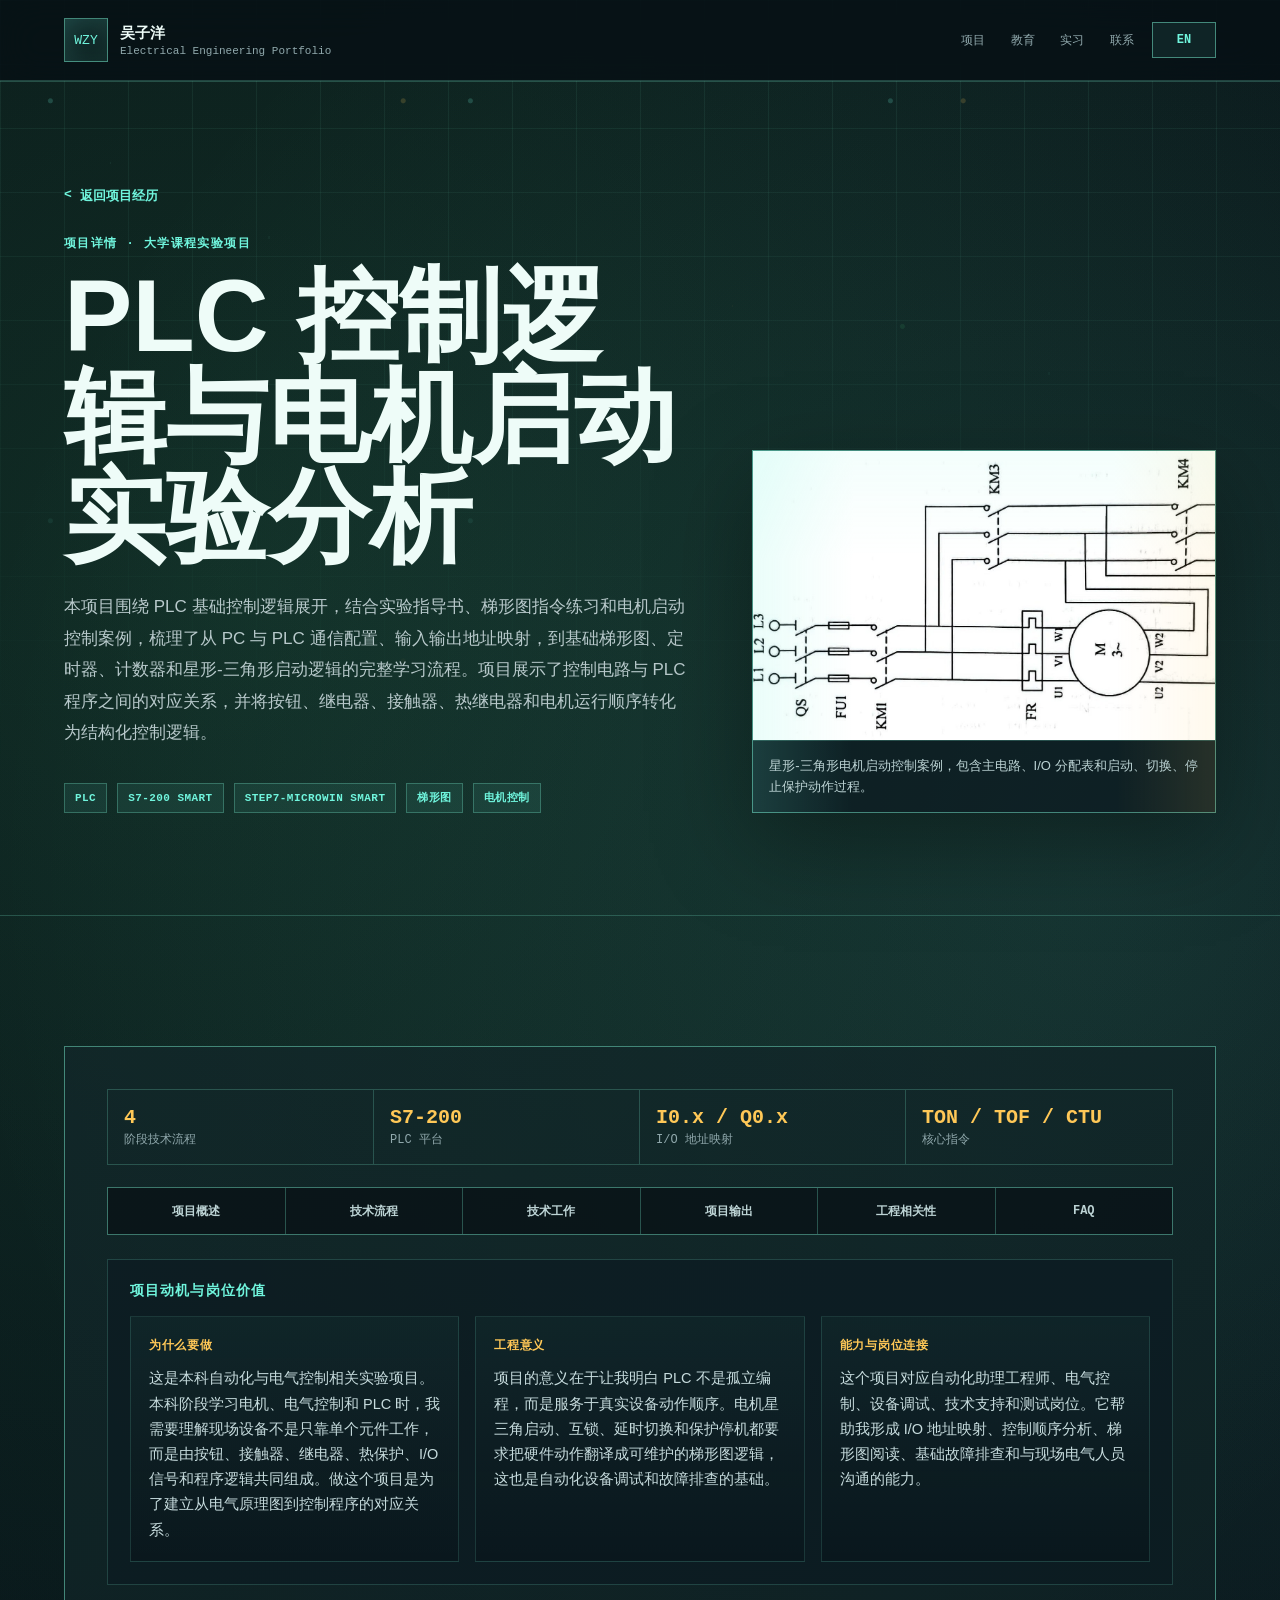
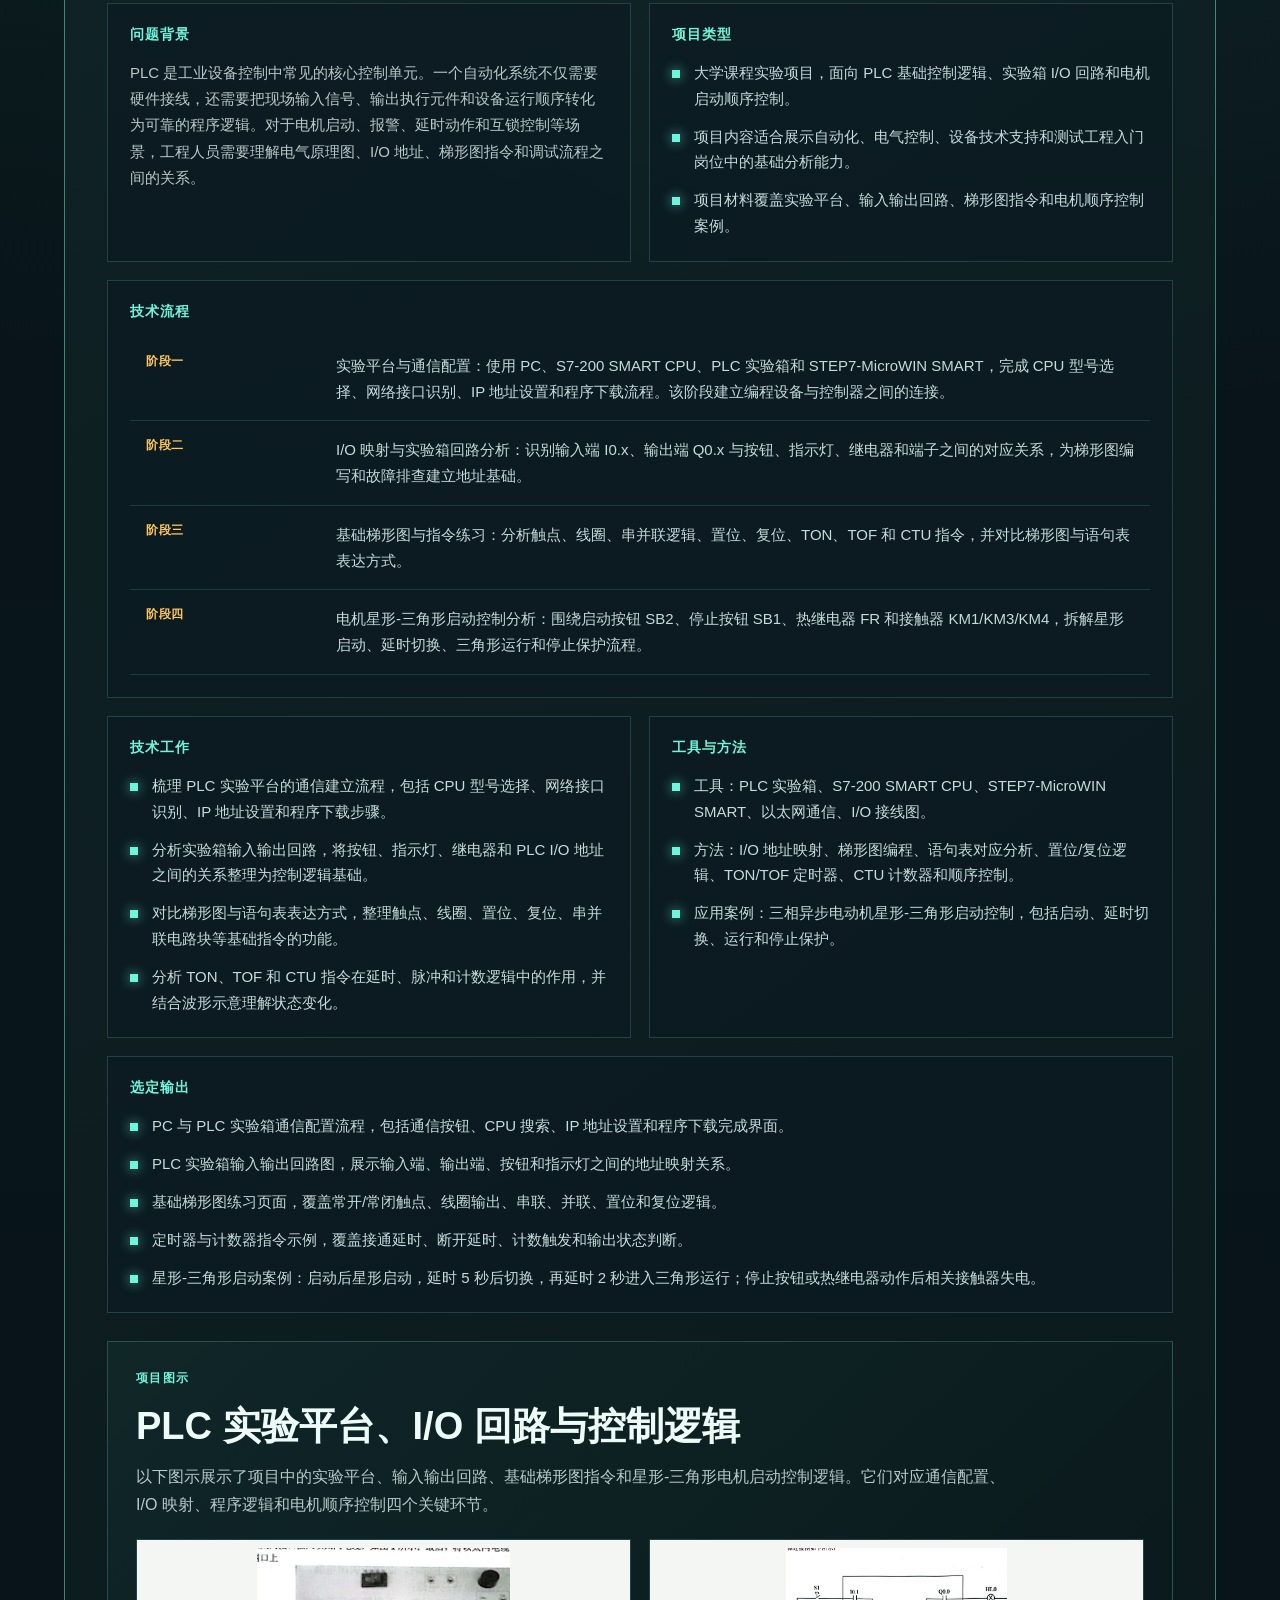
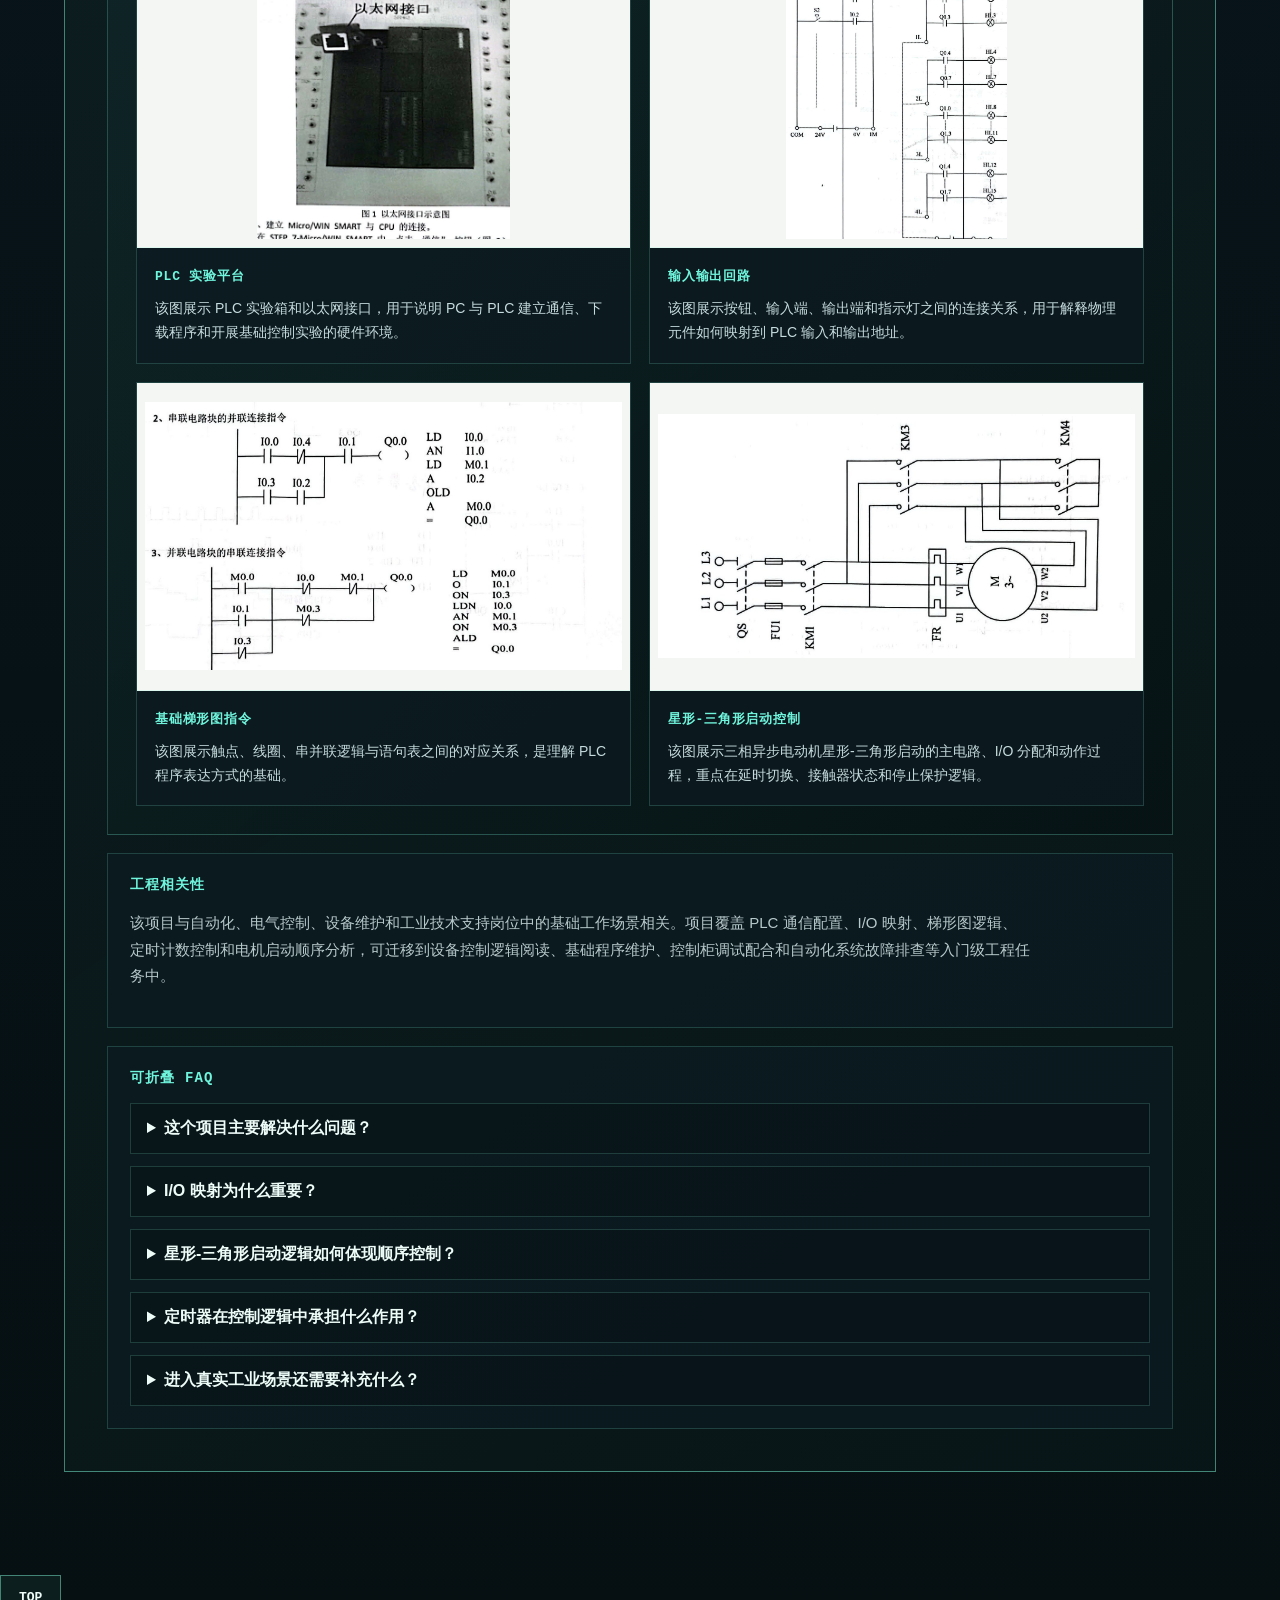
<file: projects/plc-control-logic-motor-starting.html>
<!doctype html>
<html lang="zh-CN">
  <head>
    <meta charset="UTF-8" />
    <meta name="viewport" content="width=device-width, initial-scale=1.0" />
    <meta
      name="description"
      content="PLC control logic laboratory portfolio by Ziyang Wu, covering PC-PLC communication, S7-200 SMART I/O mapping, ladder logic, timer and counter instructions, and star-delta motor starting control."
    />
    <title>PLC Control Logic and Motor Starting Laboratory Analysis | 吴子洋</title>
    <link rel="stylesheet" href="../styles.css" />
  </head>
  <body data-lang="zh">
    <div class="page-grid" aria-hidden="true"></div>

    <header class="site-header">
      <a class="brand" href="../index.html#top" aria-label="返回首页">
        <span class="brand-mark">WZY</span>
        <span>
          <strong>吴子洋</strong>
          <small>Electrical Engineering Portfolio</small>
        </span>
      </a>

      <div class="header-actions">
        <nav class="nav" aria-label="项目页面导航">
          <a href="../index.html#projects">
            <span class="lang lang-zh">项目</span>
            <span class="lang lang-en">Projects</span>
          </a>
          <a href="../index.html#education">
            <span class="lang lang-zh">教育</span>
            <span class="lang lang-en">Education</span>
          </a>
          <a href="../index.html#experience">
            <span class="lang lang-zh">实习</span>
            <span class="lang lang-en">Experience</span>
          </a>
          <a href="../index.html#contact">
            <span class="lang lang-zh">联系</span>
            <span class="lang lang-en">Contact</span>
          </a>
        </nav>
        <button class="language-toggle" type="button" aria-label="Switch language">
          <span data-lang-label="zh">EN</span>
          <span data-lang-label="en">中文</span>
        </button>
      </div>
    </header>

    <main>
      <section class="section project-detail-hero project-brief-hero">
        <div class="brief-copy">
          <a class="back-link" href="../index.html#projects">
            <span class="lang lang-zh">返回项目经历</span>
            <span class="lang lang-en">Back to Projects</span>
          </a>
          <p class="section-kicker">
            <span class="lang lang-zh">项目详情 · 大学课程实验项目</span>
            <span class="lang lang-en">Project Detail · University Laboratory Project</span>
          </p>
          <h1>
            <span class="lang lang-zh">PLC 控制逻辑与电机启动实验分析</span>
            <span class="lang lang-en">PLC Control Logic and Motor Starting Laboratory Analysis</span>
          </h1>
          <p class="hero-lead">
            <span class="lang lang-zh">
              本项目围绕 PLC 基础控制逻辑展开，结合实验指导书、梯形图指令练习和电机启动控制案例，梳理了从 PC 与 PLC 通信配置、输入输出地址映射，到基础梯形图、定时器、计数器和星形-三角形启动逻辑的完整学习流程。项目展示了控制电路与 PLC 程序之间的对应关系，并将按钮、继电器、接触器、热继电器和电机运行顺序转化为结构化控制逻辑。
            </span>
            <span class="lang lang-en">
              This academic laboratory project covers PLC control fundamentals, linking PC-PLC communication, I/O address mapping, ladder-logic instructions, timers, counters and a star-delta motor starting case. It shows how electrical control elements such as push buttons, relays, contactors and thermal protection devices can be translated into structured programmable logic.
            </span>
          </p>
          <div class="tag-row">
            <span class="tag-chip">PLC</span>
            <span class="tag-chip">S7-200 SMART</span>
            <span class="tag-chip">STEP7-MicroWIN SMART</span>
            <span class="tag-chip"><span class="lang lang-zh">梯形图</span><span class="lang lang-en">Ladder Logic</span></span>
            <span class="tag-chip"><span class="lang lang-zh">电机控制</span><span class="lang lang-en">Motor Control</span></span>
          </div>
        </div>

        <figure class="brief-hero-media">
          <img src="../assets/projects/plc-detail-04-star-delta-control-sequence.jpg" alt="Star-delta motor starting control circuit and I/O allocation table" />
          <figcaption>
            <span class="lang lang-zh">星形-三角形电机启动控制案例，包含主电路、I/O 分配表和启动、切换、停止保护动作过程。</span>
            <span class="lang lang-en">Star-delta motor starting case with the main circuit, I/O allocation table and the start, transition and stop-protection sequence.</span>
          </figcaption>
        </figure>
      </section>

      <section class="section project-detail-section">
        <article class="case-study">
          <div class="case-metrics case-metrics-compact">
            <div><strong>4</strong><span><span class="lang lang-zh">阶段技术流程</span><span class="lang lang-en">workflow stages</span></span></div>
            <div><strong>S7-200</strong><span><span class="lang lang-zh">PLC 平台</span><span class="lang lang-en">PLC platform</span></span></div>
            <div><strong>I0.x / Q0.x</strong><span><span class="lang lang-zh">I/O 地址映射</span><span class="lang lang-en">I/O addressing</span></span></div>
            <div><strong>TON / TOF / CTU</strong><span><span class="lang lang-zh">核心指令</span><span class="lang lang-en">key instructions</span></span></div>
          </div>

          <nav class="case-map" aria-label="Project section navigation">
            <a href="#overview"><span class="lang lang-zh">项目概述</span><span class="lang lang-en">Overview</span></a>
            <a href="#workflow"><span class="lang lang-zh">技术流程</span><span class="lang lang-en">Workflow</span></a>
            <a href="#contribution"><span class="lang lang-zh">技术工作</span><span class="lang lang-en">Contribution</span></a>
            <a href="#outputs"><span class="lang lang-zh">项目输出</span><span class="lang lang-en">Outputs</span></a>
            <a href="#relevance"><span class="lang lang-zh">工程相关性</span><span class="lang lang-en">Relevance</span></a>
            <a href="#faq"><span class="lang lang-zh">FAQ</span><span class="lang lang-en">FAQ</span></a>
          </nav>

          <section class="case-panel case-wide section-anchor project-rationale">
            <h4><span class="lang lang-zh">项目动机与岗位价值</span><span class="lang lang-en">Project Motivation and Role Value</span></h4>
            <div class="rationale-grid">
              <article>
                <strong><span class="lang lang-zh">为什么要做</span><span class="lang lang-en">Why this project</span></strong>
                <p><span class="lang lang-zh">这是本科自动化与电气控制相关实验项目。本科阶段学习电机、电气控制和 PLC 时，我需要理解现场设备不是只靠单个元件工作，而是由按钮、接触器、继电器、热保护、I/O 信号和程序逻辑共同组成。做这个项目是为了建立从电气原理图到控制程序的对应关系。</span><span class="lang lang-en">This was an undergraduate automation and electrical-control laboratory project. While studying machines, electrical control and PLCs, I needed to understand that field equipment works through push buttons, contactors, relays, thermal protection, I/O signals and program logic as one system. The project built the link between wiring diagrams and control programs.</span></p>
              </article>
              <article>
                <strong><span class="lang lang-zh">工程意义</span><span class="lang lang-en">Engineering meaning</span></strong>
                <p><span class="lang lang-zh">项目的意义在于让我明白 PLC 不是孤立编程，而是服务于真实设备动作顺序。电机星三角启动、互锁、延时切换和保护停机都要求把硬件动作翻译成可维护的梯形图逻辑，这也是自动化设备调试和故障排查的基础。</span><span class="lang lang-en">The project showed that PLC work is not isolated programming; it supports real equipment sequences. Star-delta motor starting, interlocks, timed transition and protection shutdown require translating hardware behaviour into maintainable ladder logic, which is fundamental to automation commissioning and troubleshooting.</span></p>
              </article>
              <article>
                <strong><span class="lang lang-zh">能力与岗位连接</span><span class="lang lang-en">Ability and role connection</span></strong>
                <p><span class="lang lang-zh">这个项目对应自动化助理工程师、电气控制、设备调试、技术支持和测试岗位。它帮助我形成 I/O 地址映射、控制顺序分析、梯形图阅读、基础故障排查和与现场电气人员沟通的能力。</span><span class="lang lang-en">The project maps to automation assistant engineering, electrical control, commissioning, technical support and testing roles. It developed I/O mapping, sequence analysis, ladder-logic reading, basic troubleshooting and communication with field electrical technicians.</span></p>
              </article>
            </div>
          </section>

          <div class="case-grid" id="overview">
            <section class="case-panel section-anchor">
              <h4><span class="lang lang-zh">问题背景</span><span class="lang lang-en">Problem Context</span></h4>
              <p class="case-note">
                <span class="lang lang-zh">
                  PLC 是工业设备控制中常见的核心控制单元。一个自动化系统不仅需要硬件接线，还需要把现场输入信号、输出执行元件和设备运行顺序转化为可靠的程序逻辑。对于电机启动、报警、延时动作和互锁控制等场景，工程人员需要理解电气原理图、I/O 地址、梯形图指令和调试流程之间的关系。
                </span>
                <span class="lang lang-en">
                  PLCs are common control units in industrial equipment. An automation system needs more than wiring; it must translate field inputs, output actuators and operating sequences into reliable control logic. Motor starting, alarms, delayed actions and interlocks all require a clear relationship between electrical diagrams, I/O addresses, ladder instructions and commissioning workflow.
                </span>
              </p>
            </section>

            <section class="case-panel section-anchor">
              <h4><span class="lang lang-zh">项目类型</span><span class="lang lang-en">Project Type</span></h4>
              <ul class="detail-list">
                <li><span class="lang lang-zh">大学课程实验项目，面向 PLC 基础控制逻辑、实验箱 I/O 回路和电机启动顺序控制。</span><span class="lang lang-en">University laboratory project focused on PLC control logic, training-box I/O circuits and motor starting sequence control.</span></li>
                <li><span class="lang lang-zh">项目内容适合展示自动化、电气控制、设备技术支持和测试工程入门岗位中的基础分析能力。</span><span class="lang lang-en">Relevant to entry-level automation, electrical control, equipment support and testing roles.</span></li>
                <li><span class="lang lang-zh">项目材料覆盖实验平台、输入输出回路、梯形图指令和电机顺序控制案例。</span><span class="lang lang-en">The project material covers the laboratory platform, I/O circuits, ladder instructions and motor sequence-control examples.</span></li>
              </ul>
            </section>
          </div>

          <section class="case-panel case-wide section-anchor" id="workflow">
            <h4><span class="lang lang-zh">技术流程</span><span class="lang lang-en">Technical Workflow</span></h4>
            <div class="brief-table-wrap">
              <table class="brief-table">
                <tbody>
                  <tr>
                    <th><span class="lang lang-zh">阶段一</span><span class="lang lang-en">Stage 1</span></th>
                    <td>
                      <span class="lang lang-zh">实验平台与通信配置：使用 PC、S7-200 SMART CPU、PLC 实验箱和 STEP7-MicroWIN SMART，完成 CPU 型号选择、网络接口识别、IP 地址设置和程序下载流程。该阶段建立编程设备与控制器之间的连接。</span>
                      <span class="lang lang-en">Platform and communication setup: PC, S7-200 SMART CPU, PLC training unit and STEP7-MicroWIN SMART were used for CPU selection, network-interface identification, IP setup and program download workflow.</span>
                    </td>
                  </tr>
                  <tr>
                    <th><span class="lang lang-zh">阶段二</span><span class="lang lang-en">Stage 2</span></th>
                    <td>
                      <span class="lang lang-zh">I/O 映射与实验箱回路分析：识别输入端 I0.x、输出端 Q0.x 与按钮、指示灯、继电器和端子之间的对应关系，为梯形图编写和故障排查建立地址基础。</span>
                      <span class="lang lang-en">I/O mapping and circuit analysis: I0.x inputs and Q0.x outputs were mapped to push buttons, lamps, relays and terminal connections to support ladder programming and troubleshooting.</span>
                    </td>
                  </tr>
                  <tr>
                    <th><span class="lang lang-zh">阶段三</span><span class="lang lang-en">Stage 3</span></th>
                    <td>
                      <span class="lang lang-zh">基础梯形图与指令练习：分析触点、线圈、串并联逻辑、置位、复位、TON、TOF 和 CTU 指令，并对比梯形图与语句表表达方式。</span>
                      <span class="lang lang-en">Basic ladder logic and instruction practice: contacts, coils, series/parallel logic, set/reset, TON, TOF and CTU instructions were analysed with ladder-diagram and statement-list representations.</span>
                    </td>
                  </tr>
                  <tr>
                    <th><span class="lang lang-zh">阶段四</span><span class="lang lang-en">Stage 4</span></th>
                    <td>
                      <span class="lang lang-zh">电机星形-三角形启动控制分析：围绕启动按钮 SB2、停止按钮 SB1、热继电器 FR 和接触器 KM1/KM3/KM4，拆解星形启动、延时切换、三角形运行和停止保护流程。</span>
                      <span class="lang lang-en">Star-delta motor starting analysis: start button SB2, stop button SB1, thermal relay FR and contactors KM1/KM3/KM4 were used to interpret star starting, timed transition, delta running and stop protection.</span>
                    </td>
                  </tr>
                </tbody>
              </table>
            </div>
          </section>

          <div class="case-grid" id="contribution">
            <section class="case-panel section-anchor">
              <h4><span class="lang lang-zh">技术工作</span><span class="lang lang-en">Technical Contribution</span></h4>
              <ul class="detail-list">
                <li><span class="lang lang-zh">梳理 PLC 实验平台的通信建立流程，包括 CPU 型号选择、网络接口识别、IP 地址设置和程序下载步骤。</span><span class="lang lang-en">Structured the PLC communication workflow, including CPU selection, network-interface identification, IP setup and program download steps.</span></li>
                <li><span class="lang lang-zh">分析实验箱输入输出回路，将按钮、指示灯、继电器和 PLC I/O 地址之间的关系整理为控制逻辑基础。</span><span class="lang lang-en">Analysed training-box I/O circuits and mapped buttons, lamps, relays and PLC addresses into a control-logic foundation.</span></li>
                <li><span class="lang lang-zh">对比梯形图与语句表表达方式，整理触点、线圈、置位、复位、串并联电路块等基础指令的功能。</span><span class="lang lang-en">Compared ladder diagrams with statement-list expressions for contacts, coils, set/reset and series/parallel logic blocks.</span></li>
                <li><span class="lang lang-zh">分析 TON、TOF 和 CTU 指令在延时、脉冲和计数逻辑中的作用，并结合波形示意理解状态变化。</span><span class="lang lang-en">Analysed TON, TOF and CTU instructions for delay, pulse and counting logic, using waveform diagrams to interpret state changes.</span></li>
              </ul>
            </section>

            <section class="case-panel section-anchor">
              <h4><span class="lang lang-zh">工具与方法</span><span class="lang lang-en">Tools and Methods</span></h4>
              <ul class="detail-list">
                <li><span class="lang lang-zh">工具：PLC 实验箱、S7-200 SMART CPU、STEP7-MicroWIN SMART、以太网通信、I/O 接线图。</span><span class="lang lang-en">Tools: PLC training unit, S7-200 SMART CPU, STEP7-MicroWIN SMART, Ethernet communication and I/O wiring diagrams.</span></li>
                <li><span class="lang lang-zh">方法：I/O 地址映射、梯形图编程、语句表对应分析、置位/复位逻辑、TON/TOF 定时器、CTU 计数器和顺序控制。</span><span class="lang lang-en">Methods: I/O address mapping, ladder programming, statement-list comparison, set/reset logic, TON/TOF timers, CTU counters and sequence control.</span></li>
                <li><span class="lang lang-zh">应用案例：三相异步电动机星形-三角形启动控制，包括启动、延时切换、运行和停止保护。</span><span class="lang lang-en">Application case: three-phase induction motor star-delta starting, covering start, timed transition, running and stop protection.</span></li>
              </ul>
            </section>
          </div>

          <section class="case-panel case-wide section-anchor" id="outputs">
            <h4><span class="lang lang-zh">选定输出</span><span class="lang lang-en">Selected Outputs</span></h4>
            <ul class="detail-list">
              <li><span class="lang lang-zh">PC 与 PLC 实验箱通信配置流程，包括通信按钮、CPU 搜索、IP 地址设置和程序下载完成界面。</span><span class="lang lang-en">PC-PLC communication workflow, including communication menu, CPU discovery, IP setup and program-download confirmation.</span></li>
              <li><span class="lang lang-zh">PLC 实验箱输入输出回路图，展示输入端、输出端、按钮和指示灯之间的地址映射关系。</span><span class="lang lang-en">PLC training-box I/O circuit diagram showing address mapping between input terminals, output terminals, push buttons and indicator lamps.</span></li>
              <li><span class="lang lang-zh">基础梯形图练习页面，覆盖常开/常闭触点、线圈输出、串联、并联、置位和复位逻辑。</span><span class="lang lang-en">Basic ladder-logic examples covering normally open/closed contacts, coil outputs, series, parallel, set and reset logic.</span></li>
              <li><span class="lang lang-zh">定时器与计数器指令示例，覆盖接通延时、断开延时、计数触发和输出状态判断。</span><span class="lang lang-en">Timer and counter instruction examples covering on-delay timing, off-delay timing, count triggering and output-state evaluation.</span></li>
              <li><span class="lang lang-zh">星形-三角形启动案例：启动后星形启动，延时 5 秒后切换，再延时 2 秒进入三角形运行；停止按钮或热继电器动作后相关接触器失电。</span><span class="lang lang-en">Star-delta starting case: star starting after start command, transition after a 5-second delay, delta running after a further 2-second delay, and contactor de-energisation after stop or thermal relay action.</span></li>
            </ul>
          </section>

          <section class="case-visuals section-anchor" aria-labelledby="visual-title">
            <div class="case-visuals-heading">
              <p class="section-kicker"><span class="lang lang-zh">项目图示</span><span class="lang lang-en">Project Visuals</span></p>
              <h3 id="visual-title">
                <span class="lang lang-zh">PLC 实验平台、I/O 回路与控制逻辑</span>
                <span class="lang lang-en">PLC Laboratory Platform, I/O Circuit and Control Logic</span>
              </h3>
              <p>
                <span class="lang lang-zh">以下图示展示了项目中的实验平台、输入输出回路、基础梯形图指令和星形-三角形电机启动控制逻辑。它们对应通信配置、I/O 映射、程序逻辑和电机顺序控制四个关键环节。</span>
                <span class="lang lang-en">The visuals below show the laboratory platform, input-output circuit, basic ladder instructions and star-delta motor starting logic used in the project. They correspond to communication setup, I/O mapping, program logic and motor sequence control.</span>
              </p>
            </div>

            <div class="project-visual-grid">
              <figure class="project-visual-card">
                <img src="../assets/projects/plc-detail-01-training-unit-hardware.jpg" alt="PLC training unit with Ethernet interface" />
                <figcaption>
                  <strong><span class="lang lang-zh">PLC 实验平台</span><span class="lang lang-en">PLC Laboratory Platform</span></strong>
                  <span class="lang lang-zh">该图展示 PLC 实验箱和以太网接口，用于说明 PC 与 PLC 建立通信、下载程序和开展基础控制实验的硬件环境。</span>
                  <span class="lang lang-en">This figure shows the PLC training unit and Ethernet interface used for PC-PLC communication, program download and basic control experiments.</span>
                </figcaption>
              </figure>

              <figure class="project-visual-card">
                <img src="../assets/projects/plc-detail-02-io-wiring-diagram.jpg" alt="PLC input and output circuit wiring diagram" />
                <figcaption>
                  <strong><span class="lang lang-zh">输入输出回路</span><span class="lang lang-en">Input-Output Circuit</span></strong>
                  <span class="lang lang-zh">该图展示按钮、输入端、输出端和指示灯之间的连接关系，用于解释物理元件如何映射到 PLC 输入和输出地址。</span>
                  <span class="lang lang-en">This figure shows the connection between switches, input terminals, output terminals and indicator lamps, explaining how physical elements map to PLC I/O addresses.</span>
                </figcaption>
              </figure>

              <figure class="project-visual-card">
                <img src="../assets/projects/plc-detail-03-ladder-logic-basics.jpg" alt="Basic PLC ladder instruction examples and statement list" />
                <figcaption>
                  <strong><span class="lang lang-zh">基础梯形图指令</span><span class="lang lang-en">Basic Ladder Instructions</span></strong>
                  <span class="lang lang-zh">该图展示触点、线圈、串并联逻辑与语句表之间的对应关系，是理解 PLC 程序表达方式的基础。</span>
                  <span class="lang lang-en">This figure shows contacts, coils, series/parallel logic and statement-list equivalents, forming the basis for interpreting PLC program expressions.</span>
                </figcaption>
              </figure>

              <figure class="project-visual-card">
                <img src="../assets/projects/plc-detail-04-star-delta-control-sequence.jpg" alt="Star-delta motor starting circuit, I/O allocation and action sequence" />
                <figcaption>
                  <strong><span class="lang lang-zh">星形-三角形启动控制</span><span class="lang lang-en">Star-Delta Starting Control</span></strong>
                  <span class="lang lang-zh">该图展示三相异步电动机星形-三角形启动的主电路、I/O 分配和动作过程，重点在延时切换、接触器状态和停止保护逻辑。</span>
                  <span class="lang lang-en">This figure shows the main circuit, I/O allocation and action sequence for star-delta starting, with emphasis on timed transition, contactor states and stop protection.</span>
                </figcaption>
              </figure>
            </div>
          </section>

          <section class="case-panel case-wide section-anchor" id="relevance">
            <h4><span class="lang lang-zh">工程相关性</span><span class="lang lang-en">Engineering Relevance</span></h4>
            <p class="case-note">
              <span class="lang lang-zh">
                该项目与自动化、电气控制、设备维护和工业技术支持岗位中的基础工作场景相关。项目覆盖 PLC 通信配置、I/O 映射、梯形图逻辑、定时计数控制和电机启动顺序分析，可迁移到设备控制逻辑阅读、基础程序维护、控制柜调试配合和自动化系统故障排查等入门级工程任务中。
              </span>
              <span class="lang lang-en">
                The project is relevant to entry-level automation, electrical control, equipment maintenance and industrial technical-support work. It covers PLC communication, I/O mapping, ladder logic, timer/counter control and motor starting sequence analysis, which translate into reading control logic, supporting basic program maintenance, assisting cabinet commissioning and troubleshooting automation systems.
              </span>
            </p>
          </section>

          <section class="case-panel case-wide section-anchor" id="faq">
            <h4><span class="lang lang-zh">可折叠 FAQ</span><span class="lang lang-en">Collapsible FAQ</span></h4>
            <div class="qa-grid">
              <details>
                <summary><span class="lang lang-zh">这个项目主要解决什么问题？</span><span class="lang lang-en">What was the purpose of this project?</span></summary>
                <p><span class="lang lang-zh">项目关注 PLC 控制逻辑如何从电气元件和控制需求转化为程序表达。内容从 PC 与 PLC 通信配置开始，延伸到输入输出地址映射、基础梯形图指令、定时器、计数器和电机星形-三角形启动逻辑。整体内容围绕控制系统基础建模、逻辑分析和工程表达展开。</span><span class="lang lang-en">The project focused on how PLC control logic translates electrical elements and control requirements into programmable expressions. It starts with PC-PLC communication, then moves through I/O mapping, ladder instructions, timers, counters and star-delta motor starting logic.</span></p>
              </details>
              <details>
                <summary><span class="lang lang-zh">I/O 映射为什么重要？</span><span class="lang lang-en">Why is I/O mapping important?</span></summary>
                <p><span class="lang lang-zh">I/O 映射把现场输入输出元件转化为 PLC 程序中的地址。启动按钮、停止按钮、热继电器和接触器需要分别对应 PLC 输入或输出地址。没有清晰的 I/O 映射，梯形图逻辑无法可靠对应实际设备动作。</span><span class="lang lang-en">I/O mapping converts physical input and output devices into PLC program addresses. Start buttons, stop buttons, thermal relays and contactors must be represented by PLC input or output addresses; otherwise ladder logic cannot reliably correspond to equipment behaviour.</span></p>
              </details>
              <details>
                <summary><span class="lang lang-zh">星形-三角形启动逻辑如何体现顺序控制？</span><span class="lang lang-en">How does the star-delta case show sequence control?</span></summary>
                <p><span class="lang lang-zh">按下启动按钮后，KM1 和 KM4 得电，电机进入星形启动；延时 5 秒后 KM4 失电；再延时 2 秒后 KM3 得电，电机进入三角形运行。停止按钮或热继电器动作时，KM1、KM3 和 KM4 失电，电机停止运行。这个过程体现了基于时间和状态的顺序控制。</span><span class="lang lang-en">After the start button is pressed, KM1 and KM4 energise for star starting. After a 5-second delay KM4 releases, then after a further 2-second delay KM3 energises for delta running. Stop or thermal relay action de-energises the contactors and stops the motor.</span></p>
              </details>
              <details>
                <summary><span class="lang lang-zh">定时器在控制逻辑中承担什么作用？</span><span class="lang lang-en">What role do timers play in the logic?</span></summary>
                <p><span class="lang lang-zh">定时器用于把输入状态变化转换为延时后的输出动作，例如延时接通信号、瞬时接通延时断开信号和脉冲信号。对于星三角启动，延时逻辑决定从星形启动切换到三角形运行的时间顺序。</span><span class="lang lang-en">Timers convert input-state changes into delayed output actions, including delayed energisation, delayed release and pulse generation. In star-delta starting, timers define the transition from star starting to delta running.</span></p>
              </details>
              <details>
                <summary><span class="lang lang-zh">进入真实工业场景还需要补充什么？</span><span class="lang lang-en">What would be added in an industrial setting?</span></summary>
                <p><span class="lang lang-zh">更完整的工程应用需要补充实际设备参数、接线验证、在线监控截图、故障测试、联锁验证和安全规范审查。对于电机控制系统，还需要结合电机额定参数、控制柜图纸、保护整定和现场验收流程，形成可执行的调试和交付记录。</span><span class="lang lang-en">A more complete engineering application would add real equipment parameters, wiring checks, online monitoring captures, fault tests, interlock validation and safety review. Motor control work would also need rated motor data, cabinet drawings, protection settings and commissioning records.</span></p>
              </details>
            </div>
          </section>
        </article>
      </section>
    </main>

    <button class="to-top" type="button" aria-label="Back to top">TOP</button>
    <script src="../script.js"></script>
  </body>
</html>
</file>
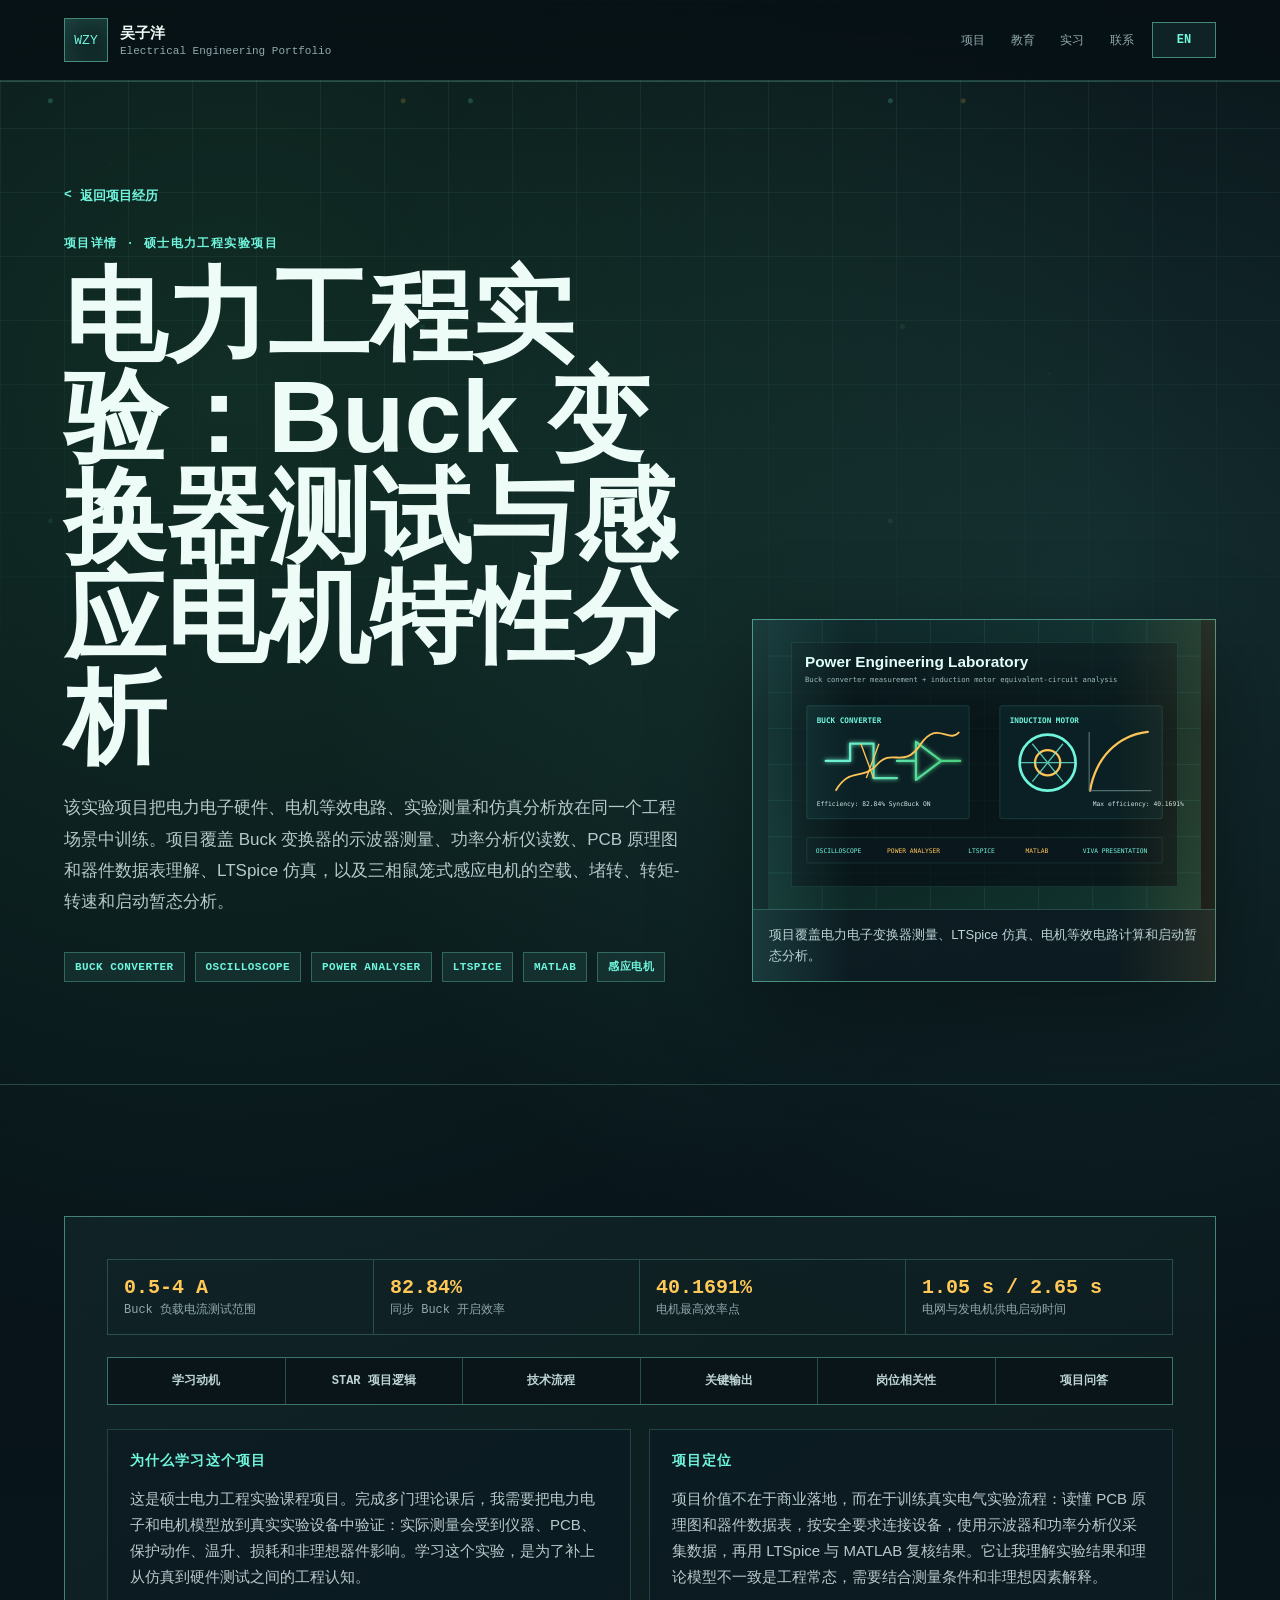
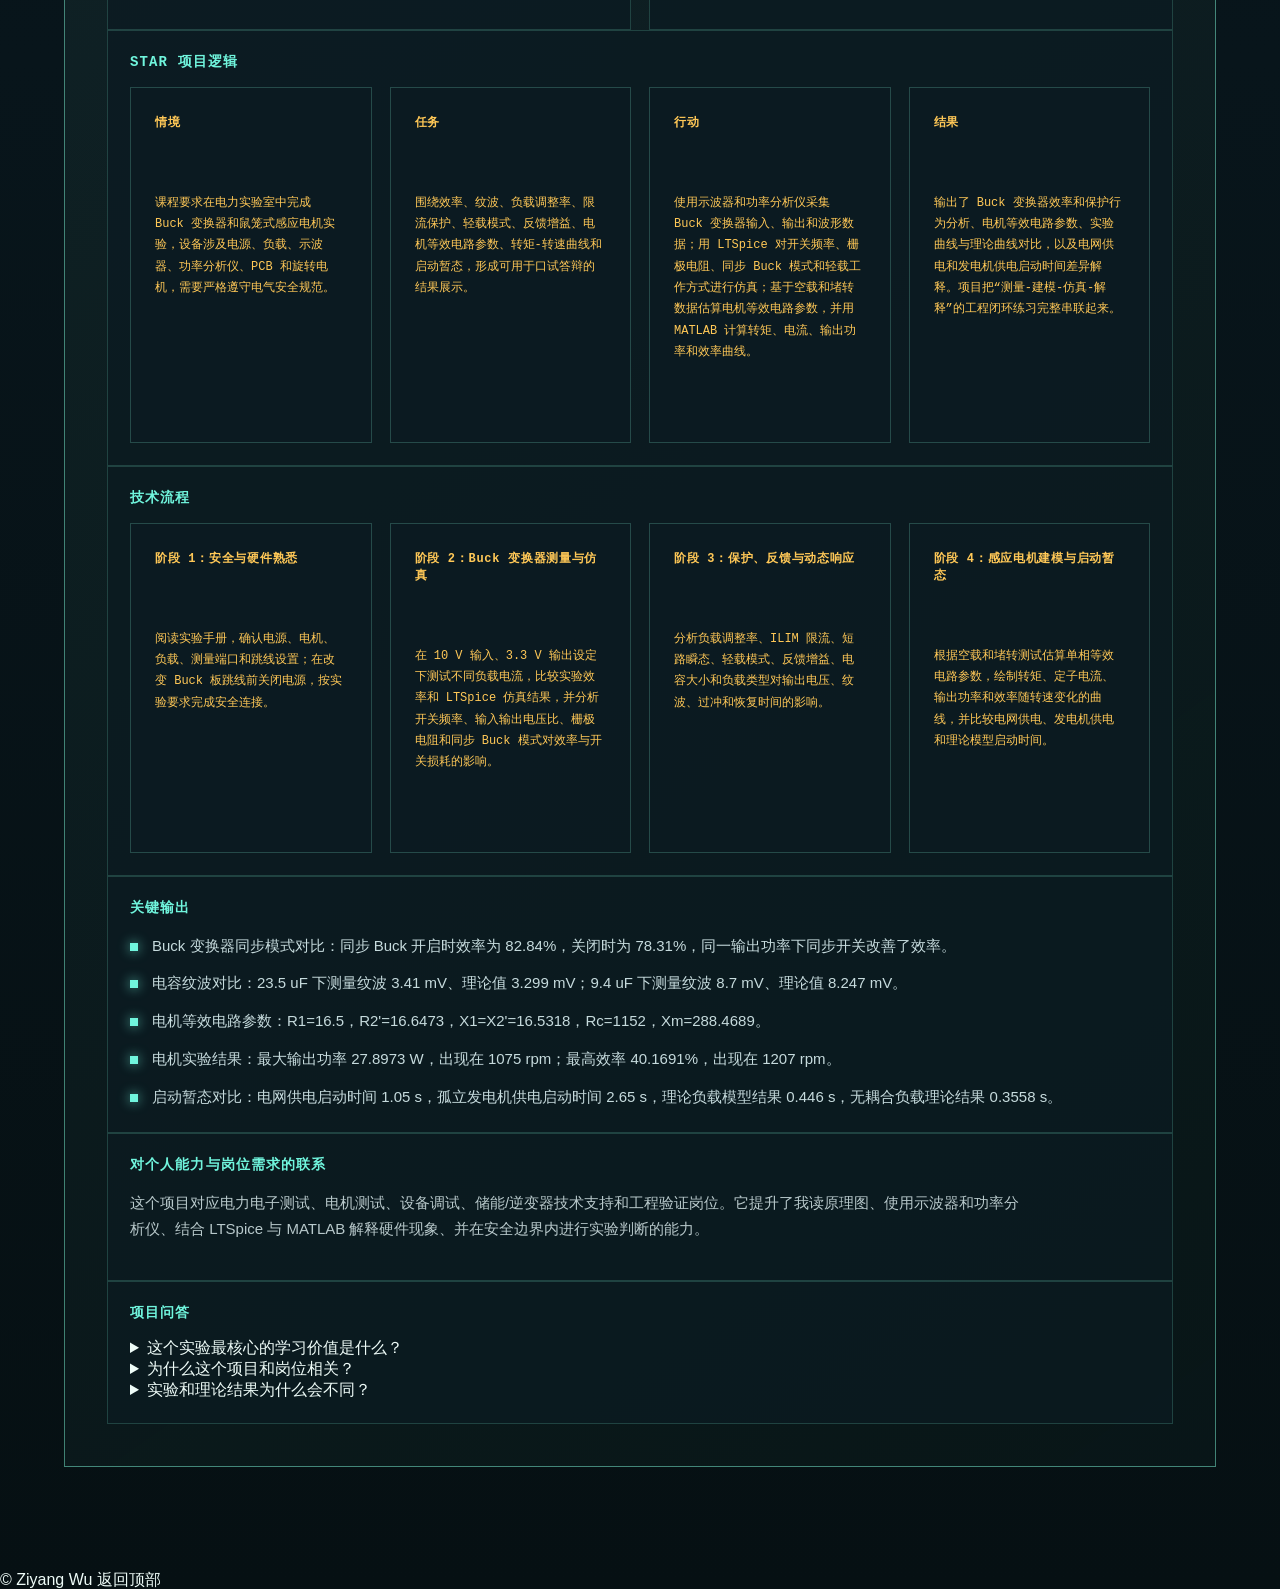
<file: projects/power-engineering-laboratory.html>
<!doctype html>
<html lang="zh-CN">
  <head>
    <meta charset="UTF-8" />
    <meta name="viewport" content="width=device-width, initial-scale=1.0" />
    <meta
      name="description"
      content="Power Engineering Laboratory portfolio by Ziyang Wu, covering buck converter hardware measurement, LTSpice simulation, induction motor equivalent-circuit estimation and start-up transient analysis."
    />
    <title>Power Engineering Laboratory | 吴子洋</title>
    <link rel="stylesheet" href="../styles.css" />
  </head>
  <body data-lang="zh">
    <div class="page-grid" aria-hidden="true"></div>

    <header class="site-header">
      <a class="brand" href="../index.html#top" aria-label="返回首页">
        <span class="brand-mark">WZY</span>
        <span>
          <strong>吴子洋</strong>
          <small>Electrical Engineering Portfolio</small>
        </span>
      </a>

      <div class="header-actions">
        <nav class="nav" aria-label="项目页面导航">
          <a href="../index.html#projects"><span class="lang lang-zh">项目</span><span class="lang lang-en">Projects</span></a>
          <a href="../index.html#education"><span class="lang lang-zh">教育</span><span class="lang lang-en">Education</span></a>
          <a href="../index.html#experience"><span class="lang lang-zh">实习</span><span class="lang lang-en">Experience</span></a>
          <a href="../index.html#contact"><span class="lang lang-zh">联系</span><span class="lang lang-en">Contact</span></a>
        </nav>
        <button class="language-toggle" type="button" aria-label="Switch language">
          <span data-lang-label="zh">EN</span>
          <span data-lang-label="en">中文</span>
        </button>
      </div>
    </header>

    <main>
      <section class="section project-detail-hero project-brief-hero">
        <div class="brief-copy">
          <a class="back-link" href="../index.html#projects">
            <span class="lang lang-zh">返回项目经历</span>
            <span class="lang lang-en">Back to Projects</span>
          </a>
          <p class="section-kicker">
            <span class="lang lang-zh">项目详情 · 硕士电力工程实验项目</span>
            <span class="lang lang-en">Project Detail · MSc Power Engineering Laboratory</span>
          </p>
          <h1>
            <span class="lang lang-zh">电力工程实验：Buck 变换器测试与感应电机特性分析</span>
            <span class="lang lang-en">Power Engineering Laboratory: Buck Converter Testing and Induction Motor Analysis</span>
          </h1>
          <p class="hero-lead">
            <span class="lang lang-zh">
              该实验项目把电力电子硬件、电机等效电路、实验测量和仿真分析放在同一个工程场景中训练。项目覆盖 Buck 变换器的示波器测量、功率分析仪读数、PCB 原理图和器件数据表理解、LTSpice 仿真，以及三相鼠笼式感应电机的空载、堵转、转矩-转速和启动暂态分析。
            </span>
            <span class="lang lang-en">
              This laboratory project connected power-electronics hardware, machine equivalent circuits, experimental measurement and simulation analysis. It covered buck-converter oscilloscope measurement, power-analyser readings, PCB schematic and datasheet interpretation, LTSpice simulation, and squirrel-cage induction motor testing.
            </span>
          </p>
          <div class="tag-row">
            <span class="tag-chip">Buck Converter</span>
            <span class="tag-chip">Oscilloscope</span>
            <span class="tag-chip">Power Analyser</span>
            <span class="tag-chip">LTSpice</span>
            <span class="tag-chip">MATLAB</span>
            <span class="tag-chip"><span class="lang lang-zh">感应电机</span><span class="lang lang-en">Induction Motor</span></span>
          </div>
        </div>

        <figure class="brief-hero-media">
          <img src="../assets/projects/power-lab-card-01-buck-motor.svg" alt="Buck 变换器实验和感应电机测试的综合示意图" />
          <figcaption>
            <span class="lang lang-zh">项目覆盖电力电子变换器测量、LTSpice 仿真、电机等效电路计算和启动暂态分析。</span>
            <span class="lang lang-en">The project covers converter measurement, LTSpice simulation, motor equivalent-circuit calculation and start-up transient analysis.</span>
          </figcaption>
        </figure>
      </section>

      <section class="section project-detail-section">
        <article class="case-study">
          <div class="case-metrics case-metrics-compact">
            <div><strong>0.5-4 A</strong><span><span class="lang lang-zh">Buck 负载电流测试范围</span><span class="lang lang-en">buck load-current range</span></span></div>
            <div><strong>82.84%</strong><span><span class="lang lang-zh">同步 Buck 开启效率</span><span class="lang lang-en">SyncBuck-on efficiency</span></span></div>
            <div><strong>40.1691%</strong><span><span class="lang lang-zh">电机最高效率点</span><span class="lang lang-en">maximum motor efficiency</span></span></div>
            <div><strong>1.05 s / 2.65 s</strong><span><span class="lang lang-zh">电网与发电机供电启动时间</span><span class="lang lang-en">grid-fed and generator-fed start-up time</span></span></div>
          </div>

          <nav class="case-map" aria-label="Project section navigation">
            <a href="#why"><span class="lang lang-zh">学习动机</span><span class="lang lang-en">Why It Matters</span></a>
            <a href="#star"><span class="lang lang-zh">STAR 项目逻辑</span><span class="lang lang-en">STAR Logic</span></a>
            <a href="#workflow"><span class="lang lang-zh">技术流程</span><span class="lang lang-en">Workflow</span></a>
            <a href="#outputs"><span class="lang lang-zh">关键输出</span><span class="lang lang-en">Outputs</span></a>
            <a href="#relevance"><span class="lang lang-zh">岗位相关性</span><span class="lang lang-en">Role Relevance</span></a>
            <a href="#faq"><span class="lang lang-zh">项目问答</span><span class="lang lang-en">FAQ</span></a>
          </nav>

          <div class="case-grid" id="why">
            <section class="case-panel section-anchor">
              <h4><span class="lang lang-zh">为什么学习这个项目</span><span class="lang lang-en">Why I Studied This Project</span></h4>
              <p class="case-note">
                <span class="lang lang-zh">
                  这是硕士电力工程实验课程项目。完成多门理论课后，我需要把电力电子和电机模型放到真实实验设备中验证：实际测量会受到仪器、PCB、保护动作、温升、损耗和非理想器件影响。学习这个实验，是为了补上从仿真到硬件测试之间的工程认知。
                </span>
                <span class="lang lang-en">
                  This was an MSc Power Engineering Laboratory project. After several theory-focused modules, I needed to test power-electronics and machine models on real equipment, where measurements are affected by instruments, PCB layout, protection actions, temperature, losses and non-ideal devices.
                </span>
              </p>
            </section>

            <section class="case-panel">
              <h4><span class="lang lang-zh">项目定位</span><span class="lang lang-en">Project Positioning</span></h4>
              <p class="case-note">
                <span class="lang lang-zh">
                  项目价值不在于商业落地，而在于训练真实电气实验流程：读懂 PCB 原理图和器件数据表，按安全要求连接设备，使用示波器和功率分析仪采集数据，再用 LTSpice 与 MATLAB 复核结果。它让我理解实验结果和理论模型不一致是工程常态，需要结合测量条件和非理想因素解释。
                </span>
                <span class="lang lang-en">
                  The value was not commercial deployment, but training a real electrical laboratory workflow: reading PCB schematics and datasheets, connecting equipment safely, measuring with oscilloscopes and power analysers, and checking results with LTSpice and MATLAB.
                </span>
              </p>
            </section>
          </div>

          <section class="case-panel section-anchor" id="star">
            <h4><span class="lang lang-zh">STAR 项目逻辑</span><span class="lang lang-en">STAR Project Logic</span></h4>
            <div class="workflow-grid">
              <div class="workflow-step">
                <strong><span class="lang lang-zh">情境</span><span class="lang lang-en">Situation</span></strong>
                <p><span class="lang lang-zh">课程要求在电力实验室中完成 Buck 变换器和鼠笼式感应电机实验，设备涉及电源、负载、示波器、功率分析仪、PCB 和旋转电机，需要严格遵守电气安全规范。</span><span class="lang lang-en">The laboratory required work on a buck converter and squirrel-cage induction motor using power supplies, loads, oscilloscopes, power analysers, PCB schematics and rotating-machine equipment under strict electrical safety practice.</span></p>
              </div>
              <div class="workflow-step">
                <strong><span class="lang lang-zh">任务</span><span class="lang lang-en">Task</span></strong>
                <p><span class="lang lang-zh">围绕效率、纹波、负载调整率、限流保护、轻载模式、反馈增益、电机等效电路参数、转矩-转速曲线和启动暂态，形成可用于口试答辩的结果展示。</span><span class="lang lang-en">The task was to produce viva-ready results covering efficiency, ripple, load regulation, current limiting, light-load modes, feedback gain, motor equivalent-circuit parameters, torque-speed curves and start-up transients.</span></p>
              </div>
              <div class="workflow-step">
                <strong><span class="lang lang-zh">行动</span><span class="lang lang-en">Action</span></strong>
                <p><span class="lang lang-zh">使用示波器和功率分析仪采集 Buck 变换器输入、输出和波形数据；用 LTSpice 对开关频率、栅极电阻、同步 Buck 模式和轻载工作方式进行仿真；基于空载和堵转数据估算电机等效电路参数，并用 MATLAB 计算转矩、电流、输出功率和效率曲线。</span><span class="lang lang-en">I used oscilloscope and power-analyser measurements for converter data, LTSpice for switching-frequency, gate-resistance, synchronous-mode and light-load simulations, and MATLAB with no-load and locked-rotor data to calculate machine torque, current, output power and efficiency curves.</span></p>
              </div>
              <div class="workflow-step">
                <strong><span class="lang lang-zh">结果</span><span class="lang lang-en">Result</span></strong>
                <p><span class="lang lang-zh">输出了 Buck 变换器效率和保护行为分析、电机等效电路参数、实验曲线与理论曲线对比，以及电网供电和发电机供电启动时间差异解释。项目把“测量-建模-仿真-解释”的工程闭环练习完整串联起来。</span><span class="lang lang-en">The project produced converter efficiency and protection analysis, machine equivalent-circuit parameters, measured-versus-theoretical curve comparison, and an explanation of grid-fed versus generator-fed start-up time differences.</span></p>
              </div>
            </div>
          </section>

          <section class="case-panel section-anchor" id="workflow">
            <h4><span class="lang lang-zh">技术流程</span><span class="lang lang-en">Technical Workflow</span></h4>
            <div class="workflow-grid">
              <div class="workflow-step">
                <strong><span class="lang lang-zh">阶段 1：安全与硬件熟悉</span><span class="lang lang-en">Stage 1: Safety and Hardware Familiarisation</span></strong>
                <p><span class="lang lang-zh">阅读实验手册，确认电源、电机、负载、测量端口和跳线设置；在改变 Buck 板跳线前关闭电源，按实验要求完成安全连接。</span><span class="lang lang-en">Reviewed the manuals, identified supplies, machines, load, measurement points and jumper settings, and followed safe setup procedures before changing board configuration.</span></p>
              </div>
              <div class="workflow-step">
                <strong><span class="lang lang-zh">阶段 2：Buck 变换器测量与仿真</span><span class="lang lang-en">Stage 2: Buck Measurement and Simulation</span></strong>
                <p><span class="lang lang-zh">在 10 V 输入、3.3 V 输出设定下测试不同负载电流，比较实验效率和 LTSpice 仿真结果，并分析开关频率、输入输出电压比、栅极电阻和同步 Buck 模式对效率与开关损耗的影响。</span><span class="lang lang-en">Measured load-current conditions at 10 V input and 3.3 V output, compared laboratory efficiency with LTSpice simulation, and analysed switching frequency, voltage ratio, gate resistance and SyncBuck mode.</span></p>
              </div>
              <div class="workflow-step">
                <strong><span class="lang lang-zh">阶段 3：保护、反馈与动态响应</span><span class="lang lang-en">Stage 3: Protection, Feedback and Dynamics</span></strong>
                <p><span class="lang lang-zh">分析负载调整率、ILIM 限流、短路瞬态、轻载模式、反馈增益、电容大小和负载类型对输出电压、纹波、过冲和恢复时间的影响。</span><span class="lang lang-en">Analysed load regulation, ILIM current limiting, short-circuit transient behaviour, light-load modes, feedback gain, capacitor size and load type effects on ripple, overshoot and recovery time.</span></p>
              </div>
              <div class="workflow-step">
                <strong><span class="lang lang-zh">阶段 4：感应电机建模与启动暂态</span><span class="lang lang-en">Stage 4: Motor Modelling and Start-up Transients</span></strong>
                <p><span class="lang lang-zh">根据空载和堵转测试估算单相等效电路参数，绘制转矩、定子电流、输出功率和效率随转速变化的曲线，并比较电网供电、发电机供电和理论模型启动时间。</span><span class="lang lang-en">Estimated per-phase equivalent-circuit parameters from no-load and locked-rotor tests, plotted torque, stator current, output power and efficiency versus speed, and compared grid-fed, generator-fed and theoretical start-up times.</span></p>
              </div>
            </div>
          </section>

          <section class="case-panel section-anchor" id="outputs">
            <h4><span class="lang lang-zh">关键输出</span><span class="lang lang-en">Selected Outputs</span></h4>
            <ul class="detail-list">
              <li><span class="lang lang-zh">Buck 变换器同步模式对比：同步 Buck 开启时效率为 82.84%，关闭时为 78.31%，同一输出功率下同步开关改善了效率。</span><span class="lang lang-en">SyncBuck comparison: efficiency was 82.84% with SyncBuck on and 78.31% with SyncBuck off at the recorded operating point.</span></li>
              <li><span class="lang lang-zh">电容纹波对比：23.5 uF 下测量纹波 3.41 mV、理论值 3.299 mV；9.4 uF 下测量纹波 8.7 mV、理论值 8.247 mV。</span><span class="lang lang-en">Capacitor-ripple comparison: 23.5 uF produced 3.41 mV measured ripple versus 3.299 mV theoretical; 9.4 uF produced 8.7 mV versus 8.247 mV.</span></li>
              <li><span class="lang lang-zh">电机等效电路参数：R1=16.5，R2'=16.6473，X1=X2'=16.5318，Rc=1152，Xm=288.4689。</span><span class="lang lang-en">Motor equivalent-circuit parameters: R1=16.5, R2'=16.6473, X1=X2'=16.5318, Rc=1152 and Xm=288.4689.</span></li>
              <li><span class="lang lang-zh">电机实验结果：最大输出功率 27.8973 W，出现在 1075 rpm；最高效率 40.1691%，出现在 1207 rpm。</span><span class="lang lang-en">Motor laboratory results: maximum output power was 27.8973 W at 1075 rpm; maximum efficiency was 40.1691% at 1207 rpm.</span></li>
              <li><span class="lang lang-zh">启动暂态对比：电网供电启动时间 1.05 s，孤立发电机供电启动时间 2.65 s，理论负载模型结果 0.446 s，无耦合负载理论结果 0.3558 s。</span><span class="lang lang-en">Start-up comparison: grid-fed start-up time was 1.05 s, isolated generator-fed start-up time was 2.65 s, load-model theory was 0.446 s and no-coupled-load theory was 0.3558 s.</span></li>
            </ul>
          </section>

          <section class="case-panel section-anchor" id="relevance">
            <h4><span class="lang lang-zh">对个人能力与岗位需求的联系</span><span class="lang lang-en">Relevance to Engineering Roles</span></h4>
            <p class="case-note">
              <span class="lang lang-zh">
                这个项目对应电力电子测试、电机测试、设备调试、储能/逆变器技术支持和工程验证岗位。它提升了我读原理图、使用示波器和功率分析仪、结合 LTSpice 与 MATLAB 解释硬件现象、并在安全边界内进行实验判断的能力。
              </span>
              <span class="lang lang-en">
                The project maps to power-electronics testing, machine testing, equipment commissioning, storage/inverter technical support and engineering validation. It improved my ability to read schematics, use oscilloscopes and power analysers, combine LTSpice and MATLAB with hardware observations, and make safe experimental judgements.
              </span>
            </p>
          </section>

          <section class="case-panel section-anchor" id="faq">
            <h4><span class="lang lang-zh">项目问答</span><span class="lang lang-en">Project FAQ</span></h4>
            <details>
              <summary><span class="lang lang-zh">这个实验最核心的学习价值是什么？</span><span class="lang lang-en">What was the main learning value?</span></summary>
              <p><span class="lang lang-zh">核心价值是把电力电子和电机课程中的理论模型放到真实实验设备中检验。Buck 变换器部分训练了对开关电源效率、纹波、反馈和保护动作的理解；电机部分训练了从实验数据估算等效电路参数，并用 MATLAB 对转矩、效率和启动暂态进行解释。</span><span class="lang lang-en">The main value was testing theoretical power-electronics and machine models against real laboratory equipment, covering converter efficiency, ripple, feedback and protection behaviour, and motor equivalent-circuit estimation with MATLAB-based interpretation.</span></p>
            </details>
            <details>
              <summary><span class="lang lang-zh">为什么这个项目和岗位相关？</span><span class="lang lang-en">Why is this relevant to engineering roles?</span></summary>
              <p><span class="lang lang-zh">很多电气工程岗位需要处理“设备实际表现”和“模型预期结果”之间的差异。这个实验包含硬件连接、仪器测量、仿真复核、保护逻辑分析和结果汇报，能够对应测试工程、设备调试、电力电子应用、电机驱动和技术支持中的基础工作方式。</span><span class="lang lang-en">Many electrical roles involve the gap between real equipment behaviour and model expectations. This project involved hardware setup, measurement, simulation checking, protection analysis and result presentation, which map to testing, commissioning, power-electronics application, motor-drive and technical-support work.</span></p>
            </details>
            <details>
              <summary><span class="lang lang-zh">实验和理论结果为什么会不同？</span><span class="lang lang-en">Why did measured and theoretical results differ?</span></summary>
              <p><span class="lang lang-zh">电机模型没有完全包含摩擦、风阻、转子和定子铜耗、温度变化、谐波损耗、漏磁以及实际转换比例等因素。Buck 变换器也会受到 MOSFET 开关损耗、栅极驱动、PCB 寄生参数、测量探头和负载状态影响，因此实验结果需要结合非理想因素解释。</span><span class="lang lang-en">The motor model did not fully include friction, windage, copper loss, temperature variation, harmonic loss, leakage flux and actual conversion-ratio uncertainty. The converter was also affected by MOSFET switching loss, gate drive, PCB parasitics, probe effects and load condition.</span></p>
            </details>
          </section>
        </article>
      </section>
    </main>

    <footer class="site-footer">
      <span>© <span id="year"></span> Ziyang Wu</span>
      <a href="../index.html#top"><span class="lang lang-zh">返回顶部</span><span class="lang lang-en">Back to top</span></a>
    </footer>

    <script src="../script.js"></script>
  </body>
</html>
</file>
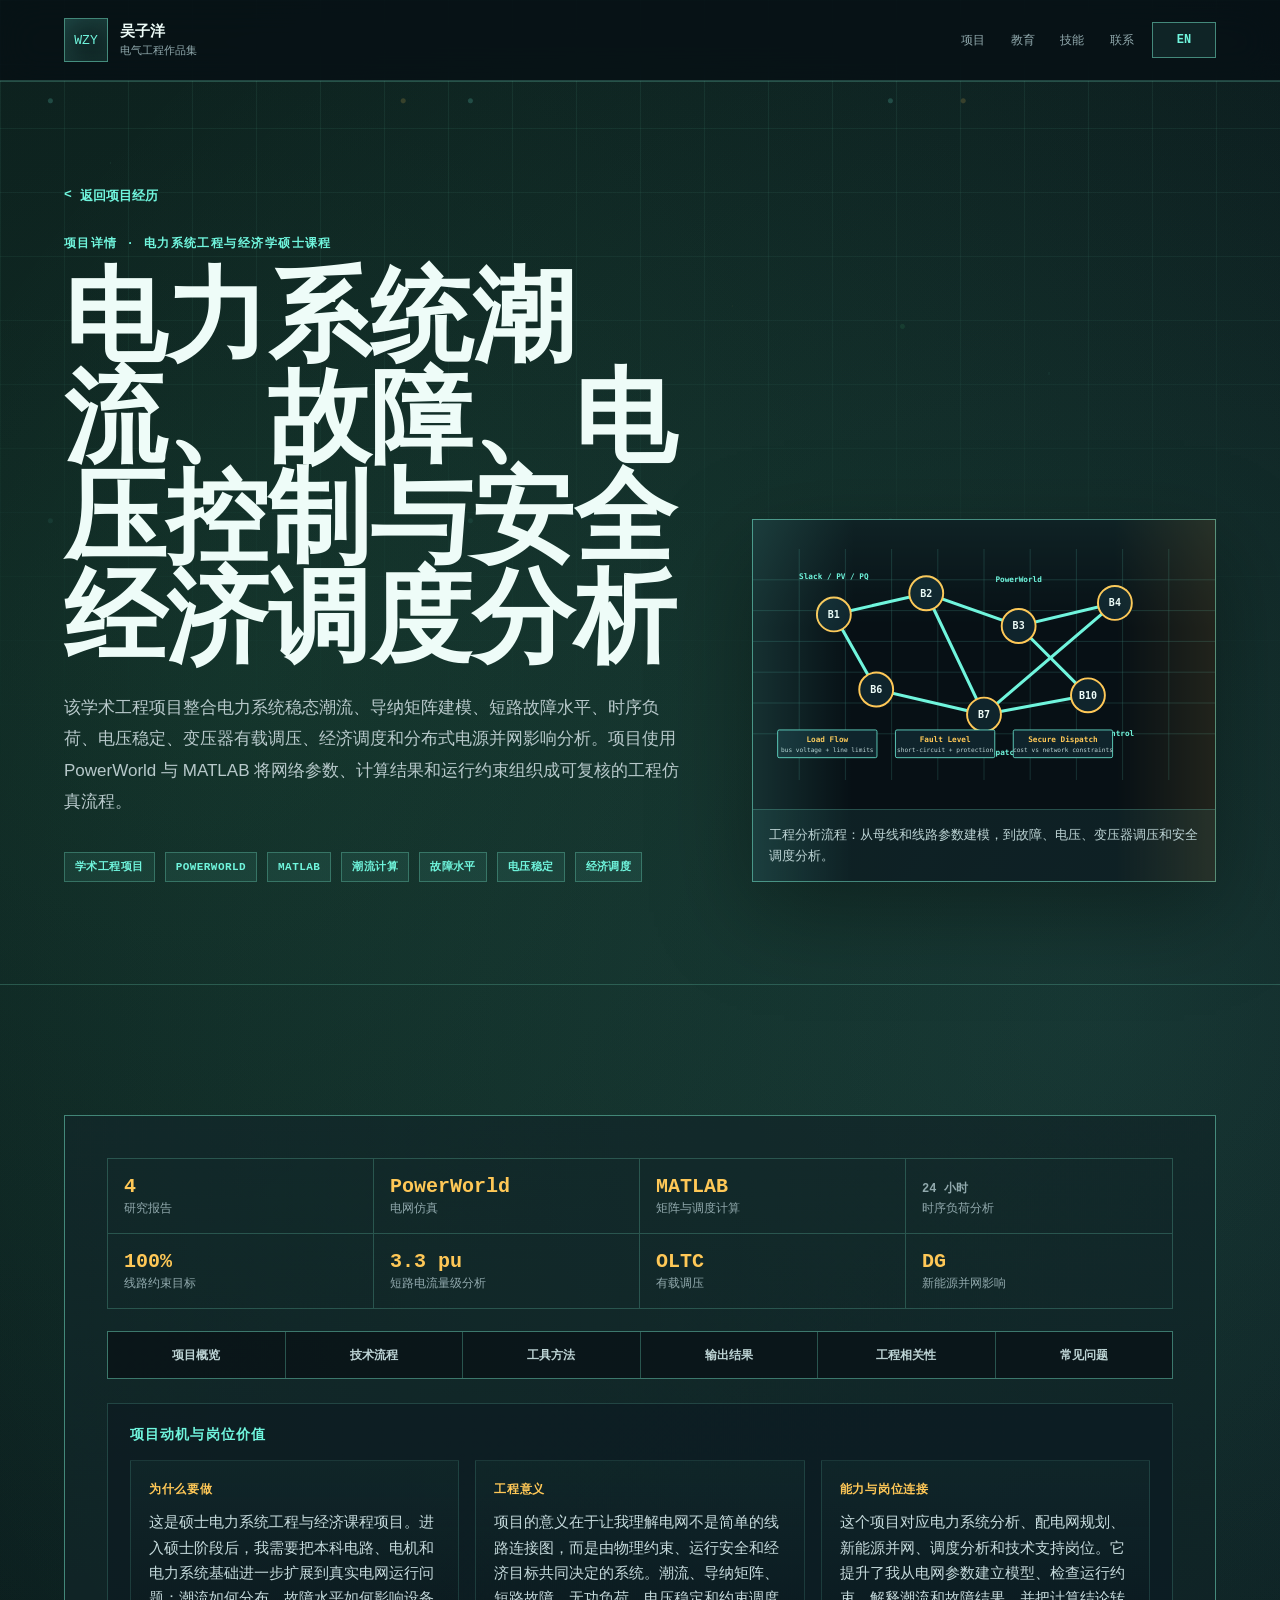
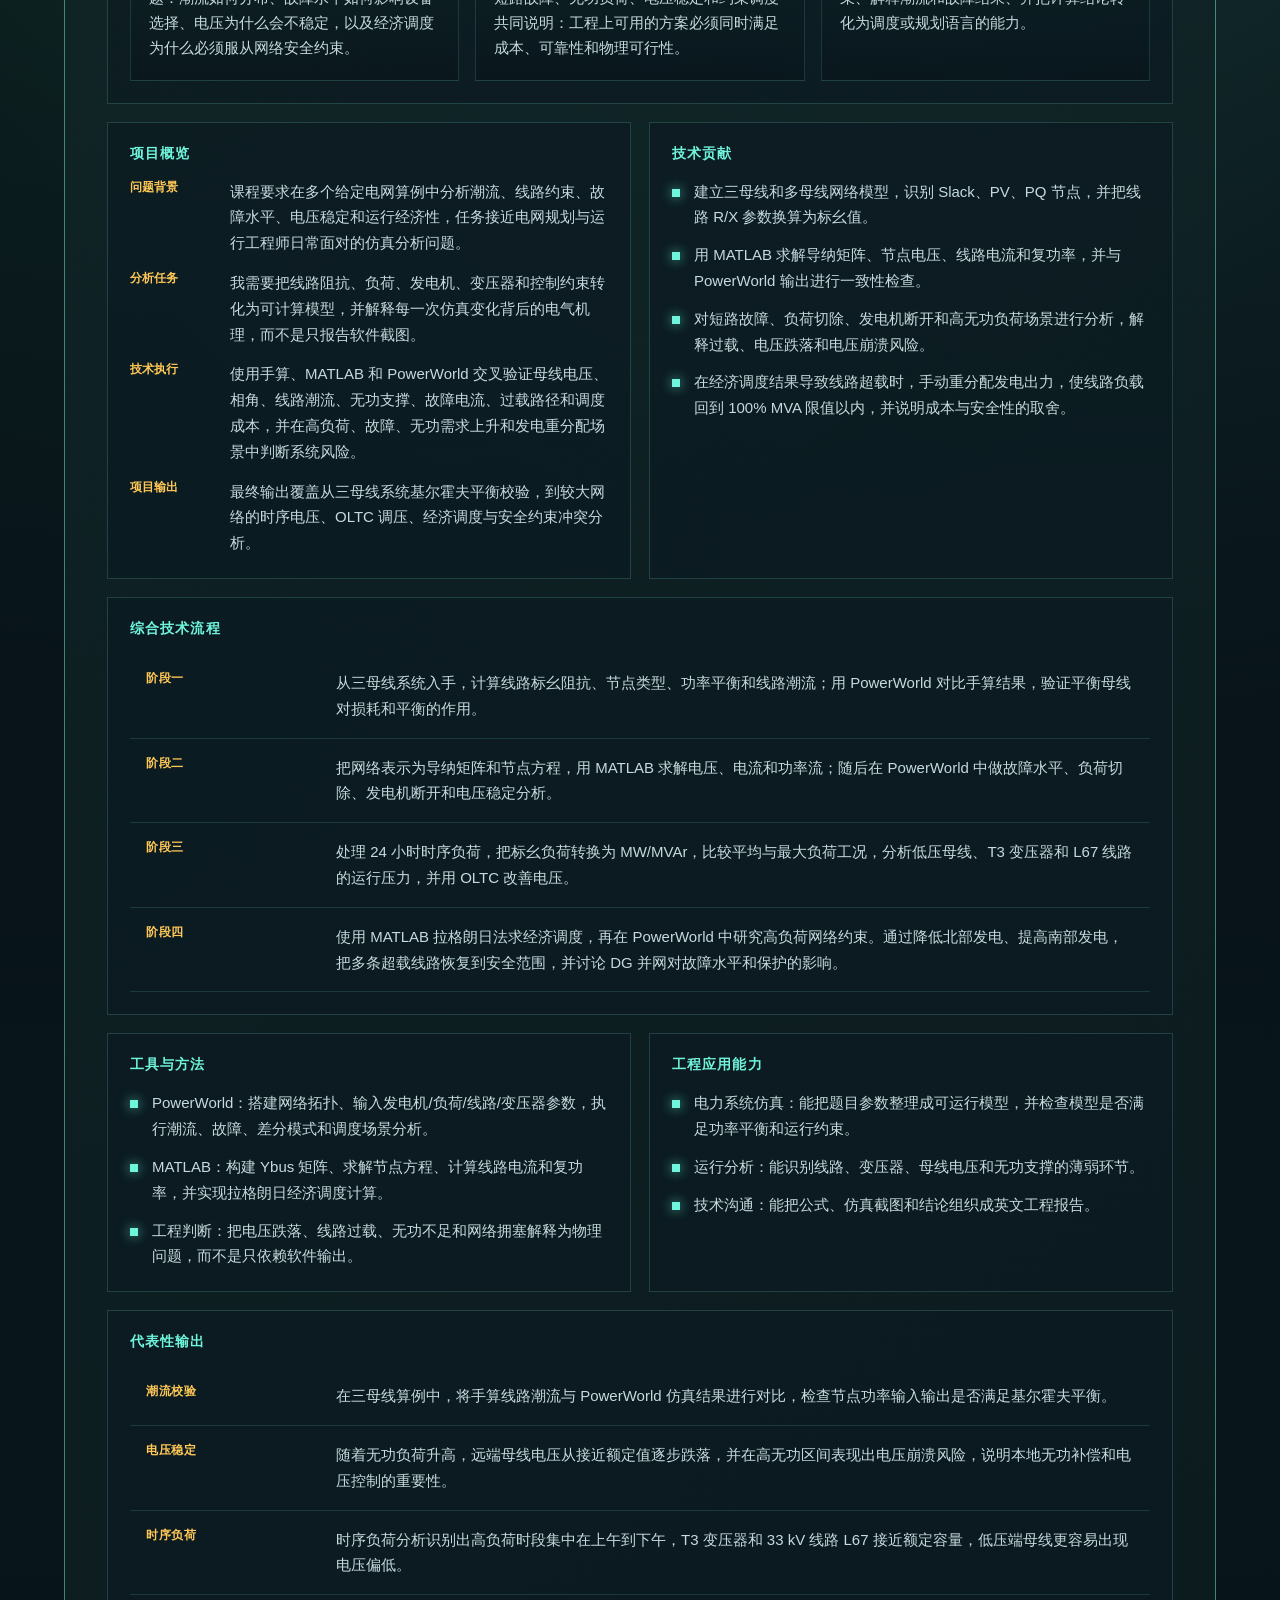
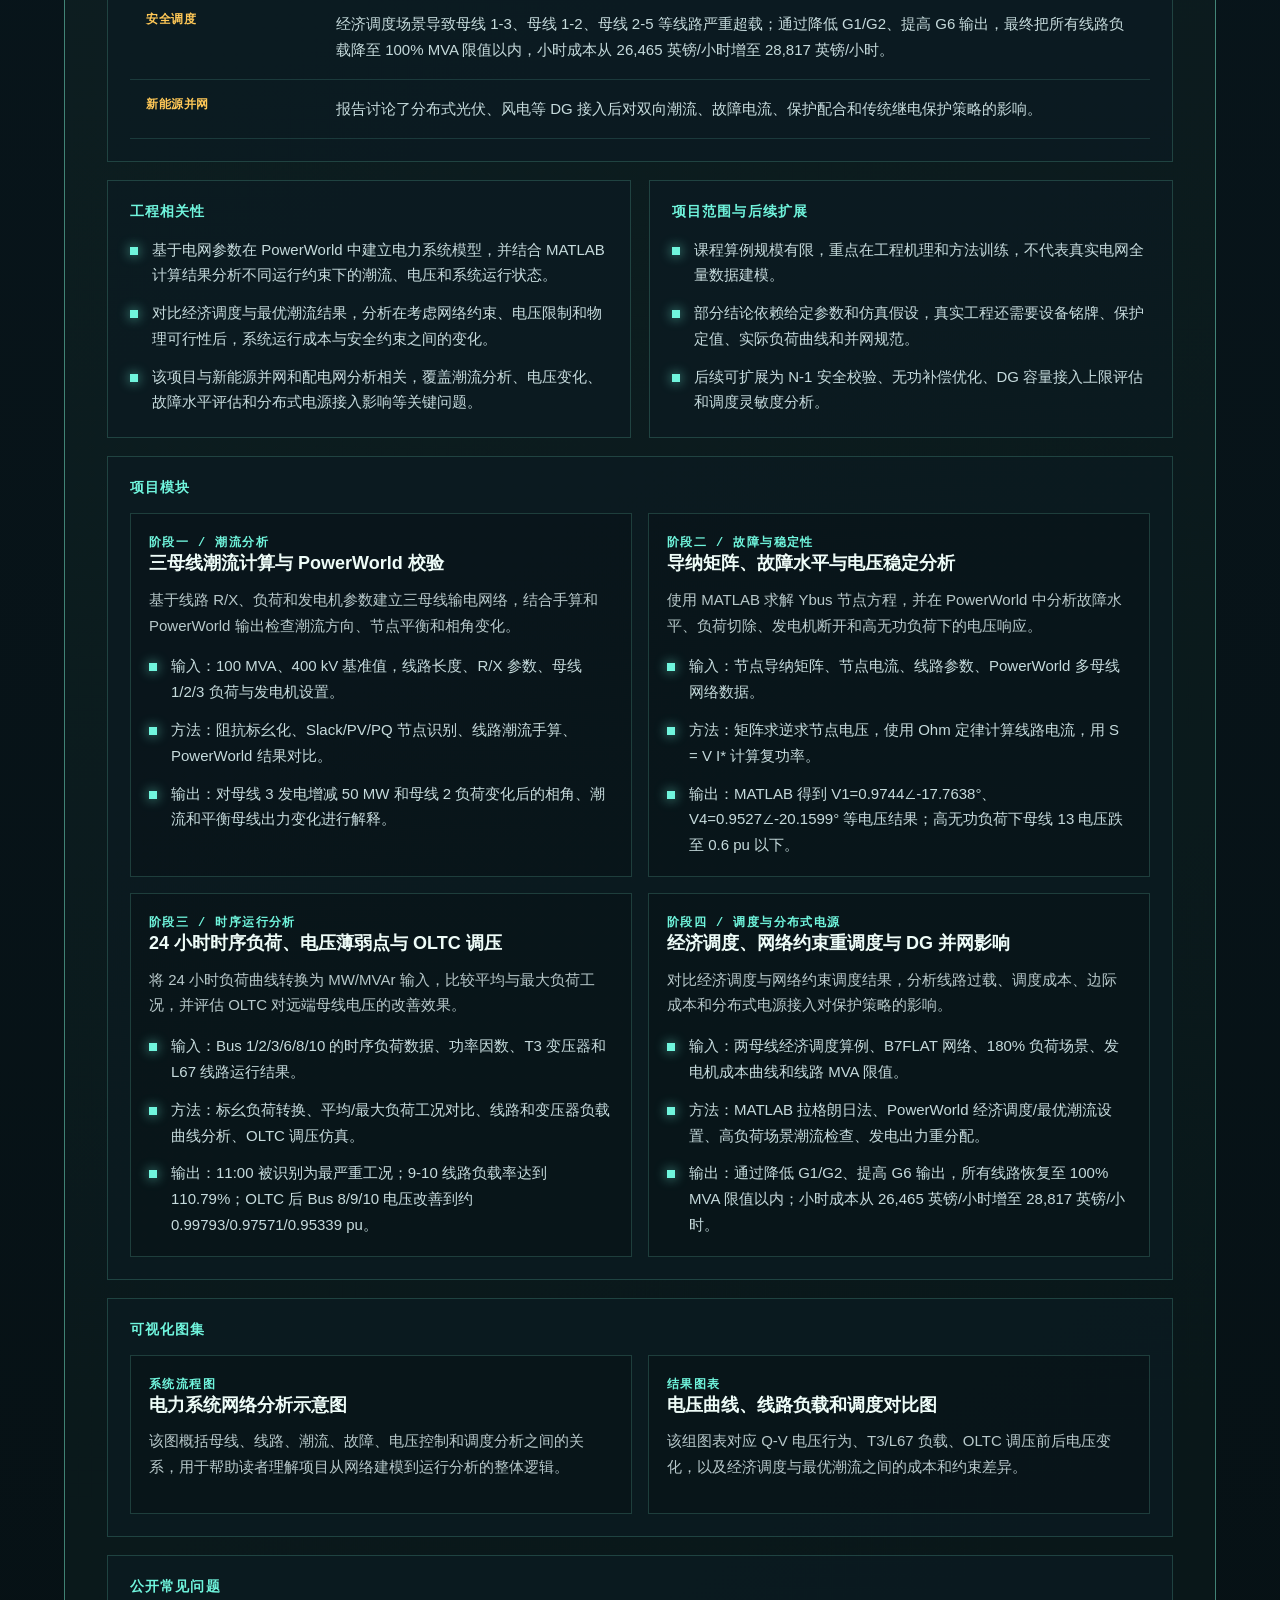
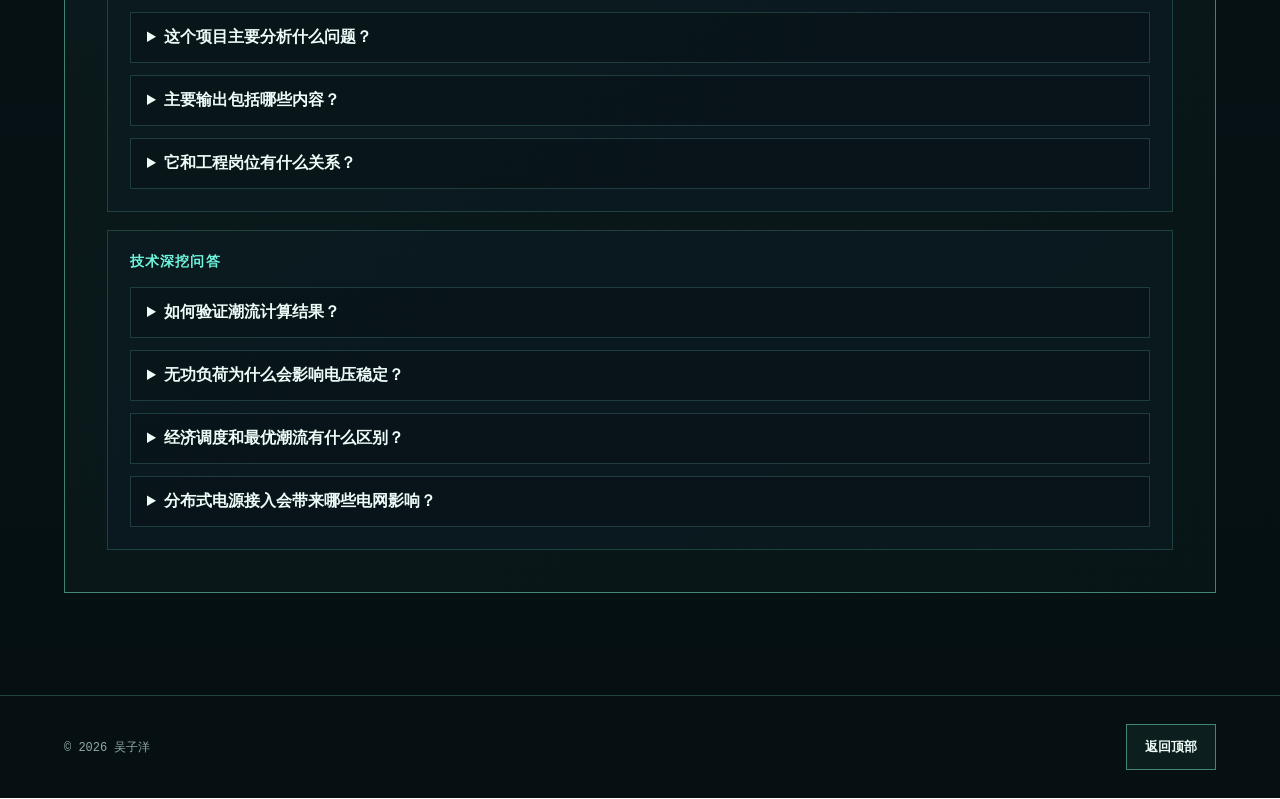
<file: projects/power-systems-engineering-economics.html>
<!doctype html>
<html lang="zh-CN">
  <head>
    <meta charset="UTF-8" />
    <meta name="viewport" content="width=device-width, initial-scale=1.0" />
    <meta
      name="description"
      content="Power Systems Engineering and Economics coursework portfolio by Ziyang Wu, covering load flow, fault level, voltage stability, OLTC control, economic dispatch and secure redispatch."
    />
    <title>电力系统工程与经济学项目 | 吴子洋</title>
    <link rel="stylesheet" href="../styles.css" />
  </head>
  <body data-lang="zh">
    <div class="page-grid" aria-hidden="true"></div>

    <header class="site-header">
      <a class="brand" href="../index.html#top" aria-label="返回首页">
        <span class="brand-mark">WZY</span>
        <span>
          <strong>吴子洋</strong>
          <small><span class="lang lang-zh">电气工程作品集</span><span class="lang lang-en">Electrical Engineering Portfolio</span></small>
        </span>
      </a>

      <div class="header-actions">
        <nav class="nav" aria-label="项目页面导航">
          <a href="../index.html#projects">
            <span class="lang lang-zh">项目</span>
            <span class="lang lang-en">Projects</span>
          </a>
          <a href="../index.html#education">
            <span class="lang lang-zh">教育</span>
            <span class="lang lang-en">Education</span>
          </a>
          <a href="../index.html#skills">
            <span class="lang lang-zh">技能</span>
            <span class="lang lang-en">Skills</span>
          </a>
          <a href="../index.html#contact">
            <span class="lang lang-zh">联系</span>
            <span class="lang lang-en">Contact</span>
          </a>
        </nav>
        <button class="language-toggle" type="button" aria-label="Switch language">
          <span data-lang-label="zh">EN</span>
          <span data-lang-label="en">中文</span>
        </button>
      </div>
    </header>

    <main>
      <section class="section project-detail-hero project-brief-hero">
        <div class="brief-copy">
          <a class="back-link" href="../index.html#projects">
            <span class="lang lang-zh">返回项目经历</span>
            <span class="lang lang-en">Back to Projects</span>
          </a>
          <p class="section-kicker">
            <span class="lang lang-zh">项目详情 · 电力系统工程与经济学硕士课程</span>
            <span class="lang lang-en">Project Detail · Power Systems Engineering and Economics MSc Course</span>
          </p>
          <h1>
            <span class="lang lang-zh">电力系统潮流、故障、电压控制与安全经济调度分析</span>
            <span class="lang lang-en">Load Flow, Fault, Voltage Control and Secure Economic Dispatch Analysis</span>
          </h1>
          <p class="hero-lead">
            <span class="lang lang-zh">
              该学术工程项目整合电力系统稳态潮流、导纳矩阵建模、短路故障水平、时序负荷、电压稳定、变压器有载调压、经济调度和分布式电源并网影响分析。项目使用 PowerWorld 与 MATLAB 将网络参数、计算结果和运行约束组织成可复核的工程仿真流程。
            </span>
            <span class="lang lang-en">
              This portfolio consolidates four coursework reports into one engineering case study covering steady-state load flow, admittance-matrix modelling, short-circuit fault level, time-varying load, voltage stability, OLTC voltage control, economic dispatch and distributed-generation impacts. The work translates textbook equations into auditable PowerWorld and MATLAB analysis workflows.
            </span>
          </p>
          <div class="tag-row">
            <span class="tag-chip"><span class="lang lang-zh">学术工程项目</span><span class="lang lang-en">Academic Engineering Project</span></span>
            <span class="tag-chip">PowerWorld</span>
            <span class="tag-chip">MATLAB</span>
            <span class="tag-chip"><span class="lang lang-zh">潮流计算</span><span class="lang lang-en">Load Flow</span></span>
            <span class="tag-chip"><span class="lang lang-zh">故障水平</span><span class="lang lang-en">Fault Level</span></span>
            <span class="tag-chip"><span class="lang lang-zh">电压稳定</span><span class="lang lang-en">Voltage Stability</span></span>
            <span class="tag-chip"><span class="lang lang-zh">经济调度</span><span class="lang lang-en">Economic Dispatch</span></span>
          </div>
        </div>

        <figure class="brief-hero-media">
          <img src="../assets/projects/power-detail-01-grid-analysis-diagram.svg" alt="Power systems network analysis diagram" />
          <figcaption>
            <span class="lang lang-zh">工程分析流程：从母线和线路参数建模，到故障、电压、变压器调压和安全调度分析。</span>
            <span class="lang lang-en">Engineering workflow from bus and line modelling to fault, voltage, transformer control and secure dispatch analysis.</span>
          </figcaption>
        </figure>
      </section>

      <section class="section project-detail-section">
        <article class="case-study" id="power-systems-case">
          <div class="case-metrics case-metrics-compact">
            <div><strong>4</strong><span><span class="lang lang-zh">研究报告</span><span class="lang lang-en">coursework reports</span></span></div>
            <div><strong>PowerWorld</strong><span><span class="lang lang-zh">电网仿真</span><span class="lang lang-en">grid simulation</span></span></div>
            <div><strong>MATLAB</strong><span><span class="lang lang-zh">矩阵与调度计算</span><span class="lang lang-en">matrix and dispatch solving</span></span></div>
            <div><strong><span class="lang lang-zh">24 小时</span><span class="lang lang-en">24 h</span></strong><span><span class="lang lang-zh">时序负荷分析</span><span class="lang lang-en">time-series load study</span></span></div>
            <div><strong>100%</strong><span><span class="lang lang-zh">线路约束目标</span><span class="lang lang-en">line-loading target</span></span></div>
            <div><strong>3.3 pu</strong><span><span class="lang lang-zh">短路电流量级分析</span><span class="lang lang-en">fault-current scale checks</span></span></div>
            <div><strong>OLTC</strong><span><span class="lang lang-zh">有载调压</span><span class="lang lang-en">tap-changing control</span></span></div>
            <div><strong>DG</strong><span><span class="lang lang-zh">新能源并网影响</span><span class="lang lang-en">distributed generation impact</span></span></div>
          </div>

          <nav class="case-map" aria-label="Project section navigation">
            <a href="#section-overview"><span class="lang lang-zh">项目概览</span><span class="lang lang-en">Overview</span></a>
            <a href="#section-reports"><span class="lang lang-zh">技术流程</span><span class="lang lang-en">Workflow</span></a>
            <a href="#section-methods"><span class="lang lang-zh">工具方法</span><span class="lang lang-en">Tools</span></a>
            <a href="#section-results"><span class="lang lang-zh">输出结果</span><span class="lang lang-en">Outputs</span></a>
            <a href="#section-value"><span class="lang lang-zh">工程相关性</span><span class="lang lang-en">Relevance</span></a>
            <a href="#section-faq"><span class="lang lang-zh">常见问题</span><span class="lang lang-en">FAQ</span></a>
          </nav>

          <section class="case-panel case-wide section-anchor project-rationale">
            <h4><span class="lang lang-zh">项目动机与岗位价值</span><span class="lang lang-en">Project Motivation and Role Value</span></h4>
            <div class="rationale-grid">
              <article>
                <strong><span class="lang lang-zh">为什么要做</span><span class="lang lang-en">Why this project</span></strong>
                <p><span class="lang lang-zh">这是硕士电力系统工程与经济课程项目。进入硕士阶段后，我需要把本科电路、电机和电力系统基础进一步扩展到真实电网运行问题：潮流如何分布、故障水平如何影响设备选择、电压为什么会不稳定，以及经济调度为什么必须服从网络安全约束。</span><span class="lang lang-en">This was an MSc Power Systems Engineering and Economics coursework project. At MSc level, I needed to extend undergraduate foundations in circuits, machines and power systems into real grid-operation questions: load-flow distribution, fault levels, voltage stability and why economic dispatch must satisfy network security constraints.</span></p>
              </article>
              <article>
                <strong><span class="lang lang-zh">工程意义</span><span class="lang lang-en">Engineering meaning</span></strong>
                <p><span class="lang lang-zh">项目的意义在于让我理解电网不是简单的线路连接图，而是由物理约束、运行安全和经济目标共同决定的系统。潮流、导纳矩阵、短路故障、无功负荷、电压稳定和约束调度共同说明：工程上可用的方案必须同时满足成本、可靠性和物理可行性。</span><span class="lang lang-en">The project showed that a power network is not just a connection diagram; it is governed by physical constraints, operational security and economic objectives. Load flow, admittance matrices, fault levels, reactive loading, voltage stability and constrained dispatch together show that usable solutions must balance cost, reliability and feasibility.</span></p>
              </article>
              <article>
                <strong><span class="lang lang-zh">能力与岗位连接</span><span class="lang lang-en">Ability and role connection</span></strong>
                <p><span class="lang lang-zh">这个项目对应电力系统分析、配电网规划、新能源并网、调度分析和技术支持岗位。它提升了我从电网参数建立模型、检查运行约束、解释潮流和故障结果、并把计算结论转化为调度或规划语言的能力。</span><span class="lang lang-en">The project is relevant to power-system analysis, distribution planning, renewable grid connection, dispatch analysis and technical support. It improved my ability to build models from network parameters, check operating constraints, interpret load-flow and fault results, and translate calculations into planning or operation language.</span></p>
              </article>
            </div>
          </section>

          <div class="case-grid" id="section-overview">
            <section class="case-panel section-anchor">
              <h4><span class="lang lang-zh">项目概览</span><span class="lang lang-en">Project Overview</span></h4>
              <dl class="star-list">
                <div>
                  <dt><span class="lang lang-zh">问题背景</span><span class="lang lang-en">Problem Context</span></dt>
                  <dd>
                    <span class="lang lang-zh">课程要求在多个给定电网算例中分析潮流、线路约束、故障水平、电压稳定和运行经济性，任务接近电网规划与运行工程师日常面对的仿真分析问题。</span>
                    <span class="lang lang-en">The course required analysis of load flow, line constraints, fault levels, voltage stability and operating economics across several network cases, matching practical simulation tasks in grid planning and operations.</span>
                  </dd>
                </div>
                <div>
                  <dt><span class="lang lang-zh">分析任务</span><span class="lang lang-en">Task</span></dt>
                  <dd>
                    <span class="lang lang-zh">我需要把线路阻抗、负荷、发电机、变压器和控制约束转化为可计算模型，并解释每一次仿真变化背后的电气机理，而不是只报告软件截图。</span>
                    <span class="lang lang-en">I needed to convert line impedance, load, generators, transformers and operating constraints into computable models, then explain the electrical mechanism behind each simulation result rather than only present screenshots.</span>
                  </dd>
                </div>
                <div>
                  <dt><span class="lang lang-zh">技术执行</span><span class="lang lang-en">Action</span></dt>
                  <dd>
                    <span class="lang lang-zh">使用手算、MATLAB 和 PowerWorld 交叉验证母线电压、相角、线路潮流、无功支撑、故障电流、过载路径和调度成本，并在高负荷、故障、无功需求上升和发电重分配场景中判断系统风险。</span>
                    <span class="lang lang-en">I cross-checked bus voltage, angle, line flow, reactive support, fault current, overload paths and dispatch cost using manual calculations, MATLAB and PowerWorld, then assessed system risk under high-load, fault, reactive-demand and redispatch scenarios.</span>
                  </dd>
                </div>
                <div>
                  <dt><span class="lang lang-zh">项目输出</span><span class="lang lang-en">Result</span></dt>
                  <dd>
                    <span class="lang lang-zh">最终输出覆盖从三母线系统基尔霍夫平衡校验，到较大网络的时序电压、OLTC 调压、经济调度与安全约束冲突分析。</span>
                    <span class="lang lang-en">The final output spans Kirchhoff balance checks in a three-bus case, time-series voltage assessment, OLTC control, economic dispatch and security-constraint analysis in larger networks.</span>
                  </dd>
                </div>
              </dl>
            </section>

            <section class="case-panel section-anchor">
              <h4><span class="lang lang-zh">技术贡献</span><span class="lang lang-en">Technical Contribution</span></h4>
              <ul class="detail-list">
                <li><span class="lang lang-zh">建立三母线和多母线网络模型，识别 Slack、PV、PQ 节点，并把线路 R/X 参数换算为标幺值。</span><span class="lang lang-en">Built three-bus and multi-bus network models, identified Slack, PV and PQ buses, and converted line R/X data into per-unit values.</span></li>
                <li><span class="lang lang-zh">用 MATLAB 求解导纳矩阵、节点电压、线路电流和复功率，并与 PowerWorld 输出进行一致性检查。</span><span class="lang lang-en">Used MATLAB to solve admittance matrices, bus voltages, line currents and complex power flows, then checked consistency against PowerWorld output.</span></li>
                <li><span class="lang lang-zh">对短路故障、负荷切除、发电机断开和高无功负荷场景进行分析，解释过载、电压跌落和电压崩溃风险。</span><span class="lang lang-en">Analysed short-circuit faults, load disconnection, generator outage and high-reactive-load cases, explaining overload, voltage sag and voltage-collapse risk.</span></li>
                <li><span class="lang lang-zh">在经济调度结果导致线路超载时，手动重分配发电出力，使线路负载回到 100% MVA 限值以内，并说明成本与安全性的取舍。</span><span class="lang lang-en">When economic dispatch created overloads, I manually redistributed generator outputs to bring line loading back within the 100% MVA limit and explained the cost-security trade-off.</span></li>
              </ul>
            </section>
          </div>

          <section class="case-panel case-wide section-anchor" id="section-reports">
            <h4><span class="lang lang-zh">综合技术流程</span><span class="lang lang-en">Integrated Technical Workflow</span></h4>
            <div class="brief-table-wrap">
              <table class="brief-table">
                <tbody>
                  <tr>
                    <th><span class="lang lang-zh">阶段一</span><span class="lang lang-en">Stage 1</span></th>
                    <td><span class="lang lang-zh">从三母线系统入手，计算线路标幺阻抗、节点类型、功率平衡和线路潮流；用 PowerWorld 对比手算结果，验证平衡母线对损耗和平衡的作用。</span><span class="lang lang-en">Started with a three-bus system: per-unit line impedance, bus type classification, power balance and line-flow calculation; compared manual results with PowerWorld and verified the role of the slack bus in loss balancing.</span></td>
                  </tr>
                  <tr>
                    <th><span class="lang lang-zh">阶段二</span><span class="lang lang-en">Stage 2</span></th>
                    <td><span class="lang lang-zh">把网络表示为导纳矩阵和节点方程，用 MATLAB 求解电压、电流和功率流；随后在 PowerWorld 中做故障水平、负荷切除、发电机断开和电压稳定分析。</span><span class="lang lang-en">Represented the network using admittance matrices and nodal equations, solved voltages, currents and power flows in MATLAB, then used PowerWorld for fault-level, load-disconnection, generator-outage and voltage-stability studies.</span></td>
                  </tr>
                  <tr>
                    <th><span class="lang lang-zh">阶段三</span><span class="lang lang-en">Stage 3</span></th>
                    <td><span class="lang lang-zh">处理 24 小时时序负荷，把标幺负荷转换为 MW/MVAr，比较平均与最大负荷工况，分析低压母线、T3 变压器和 L67 线路的运行压力，并用 OLTC 改善电压。</span><span class="lang lang-en">Handled 24-hour time-varying loads, converted per-unit load into MW/MVAr, compared average and maximum loading, analysed stress on low-voltage buses, transformer T3 and line L67, and used OLTC action to improve voltage.</span></td>
                  </tr>
                  <tr>
                    <th><span class="lang lang-zh">阶段四</span><span class="lang lang-en">Stage 4</span></th>
                    <td><span class="lang lang-zh">使用 MATLAB 拉格朗日法求经济调度，再在 PowerWorld 中研究高负荷网络约束。通过降低北部发电、提高南部发电，把多条超载线路恢复到安全范围，并讨论 DG 并网对故障水平和保护的影响。</span><span class="lang lang-en">Used a MATLAB Lagrange method for economic dispatch, then studied network constraints under high load in PowerWorld. By reducing northern generation and increasing southern generation, overloaded lines were restored to safe limits, followed by a discussion of DG impacts on fault level and protection.</span></td>
                  </tr>
                </tbody>
              </table>
            </div>
          </section>

          <div class="case-grid" id="section-methods">
            <section class="case-panel section-anchor">
              <h4><span class="lang lang-zh">工具与方法</span><span class="lang lang-en">Tools and Methods</span></h4>
              <ul class="detail-list">
                <li><span class="lang lang-zh">PowerWorld：搭建网络拓扑、输入发电机/负荷/线路/变压器参数，执行潮流、故障、差分模式和调度场景分析。</span><span class="lang lang-en">PowerWorld: built network topology, entered generator/load/line/transformer data, and ran load-flow, fault, difference-mode and dispatch scenario studies.</span></li>
                <li><span class="lang lang-zh">MATLAB：构建 Ybus 矩阵、求解节点方程、计算线路电流和复功率，并实现拉格朗日经济调度计算。</span><span class="lang lang-en">MATLAB: built Ybus matrices, solved nodal equations, calculated line current and complex power, and implemented Lagrange economic dispatch calculations.</span></li>
                <li><span class="lang lang-zh">工程判断：把电压跌落、线路过载、无功不足和网络拥塞解释为物理问题，而不是只依赖软件输出。</span><span class="lang lang-en">Engineering judgement: interpreted voltage drop, line overload, reactive-power shortage and network congestion as physical problems, not just software outputs.</span></li>
              </ul>
            </section>

            <section class="case-panel section-anchor">
              <h4><span class="lang lang-zh">工程应用能力</span><span class="lang lang-en">Engineering Application Areas</span></h4>
              <ul class="detail-list">
                <li><span class="lang lang-zh">电力系统仿真：能把题目参数整理成可运行模型，并检查模型是否满足功率平衡和运行约束。</span><span class="lang lang-en">Power-system simulation: converting specifications into executable models and checking power balance and operating constraints.</span></li>
                <li><span class="lang lang-zh">运行分析：能识别线路、变压器、母线电压和无功支撑的薄弱环节。</span><span class="lang lang-en">Operational analysis: identifying weak points in lines, transformers, bus voltage and reactive support.</span></li>
                <li><span class="lang lang-zh">技术沟通：能把公式、仿真截图和结论组织成英文工程报告。</span><span class="lang lang-en">Technical communication: organising equations, simulation evidence and conclusions into English engineering reports.</span></li>
              </ul>
            </section>
          </div>

          <section class="case-panel case-wide section-anchor" id="section-results">
            <h4><span class="lang lang-zh">代表性输出</span><span class="lang lang-en">Selected Outputs</span></h4>
            <div class="brief-table-wrap">
              <table class="brief-table">
                <tbody>
                  <tr>
                    <th><span class="lang lang-zh">潮流校验</span><span class="lang lang-en">Load-Flow Verification</span></th>
                    <td><span class="lang lang-zh">在三母线算例中，将手算线路潮流与 PowerWorld 仿真结果进行对比，检查节点功率输入输出是否满足基尔霍夫平衡。</span><span class="lang lang-en">In the three-bus case, manual line-flow calculations were compared with PowerWorld results to check whether bus-level power input and output satisfied Kirchhoff balance.</span></td>
                  </tr>
                  <tr>
                    <th><span class="lang lang-zh">电压稳定</span><span class="lang lang-en">Voltage Stability</span></th>
                    <td><span class="lang lang-zh">随着无功负荷升高，远端母线电压从接近额定值逐步跌落，并在高无功区间表现出电压崩溃风险，说明本地无功补偿和电压控制的重要性。</span><span class="lang lang-en">As reactive load increased, remote-bus voltage fell from near-rated levels toward a voltage-collapse risk region, highlighting the importance of local reactive compensation and voltage control.</span></td>
                  </tr>
                  <tr>
                    <th><span class="lang lang-zh">时序负荷</span><span class="lang lang-en">Time-Series Loading</span></th>
                    <td><span class="lang lang-zh">时序负荷分析识别出高负荷时段集中在上午到下午，T3 变压器和 33 kV 线路 L67 接近额定容量，低压端母线更容易出现电压偏低。</span><span class="lang lang-en">The time-series loading study identified that high loading concentrated from morning to afternoon, transformer T3 and 33 kV line L67 approached rated capacity, and downstream low-voltage buses were more exposed to undervoltage.</span></td>
                  </tr>
                  <tr>
                    <th><span class="lang lang-zh">安全调度</span><span class="lang lang-en">Secure Dispatch</span></th>
                    <td><span class="lang lang-zh">经济调度场景导致母线 1-3、母线 1-2、母线 2-5 等线路严重超载；通过降低 G1/G2、提高 G6 输出，最终把所有线路负载降至 100% MVA 限值以内，小时成本从 26,465 英镑/小时增至 28,817 英镑/小时。</span><span class="lang lang-en">The economic-dispatch scenario overloaded lines such as Bus 1-3, Bus 1-2 and Bus 2-5. By reducing G1/G2 and increasing G6 output, all line loading was brought within the 100% MVA limit, while hourly cost increased from 26,465 GBP/h to 28,817 GBP/h.</span></td>
                  </tr>
                  <tr>
                    <th><span class="lang lang-zh">新能源并网</span><span class="lang lang-en">DG Integration</span></th>
                    <td><span class="lang lang-zh">报告讨论了分布式光伏、风电等 DG 接入后对双向潮流、故障电流、保护配合和传统继电保护策略的影响。</span><span class="lang lang-en">The reports discussed how distributed PV, wind and other DG sources affect bidirectional power flow, fault current, protection coordination and conventional relay strategies.</span></td>
                  </tr>
                </tbody>
              </table>
            </div>
          </section>

          <div class="case-grid" id="section-value">
            <section class="case-panel section-anchor">
              <h4><span class="lang lang-zh">工程相关性</span><span class="lang lang-en">Engineering Relevance</span></h4>
              <ul class="detail-list">
                <li><span class="lang lang-zh">基于电网参数在 PowerWorld 中建立电力系统模型，并结合 MATLAB 计算结果分析不同运行约束下的潮流、电压和系统运行状态。</span><span class="lang lang-en">Built and analysed PowerWorld-based power-system models using network parameters, load-flow results and MATLAB calculations to evaluate operating conditions under different technical constraints.</span></li>
                <li><span class="lang lang-zh">对比经济调度与最优潮流结果，分析在考虑网络约束、电压限制和物理可行性后，系统运行成本与安全约束之间的变化。</span><span class="lang lang-en">Compared economic dispatch and optimal power flow results to examine how cost minimisation changes when network constraints, voltage limits and physical feasibility are considered.</span></li>
                <li><span class="lang lang-zh">该项目与新能源并网和配电网分析相关，覆盖潮流分析、电压变化、故障水平评估和分布式电源接入影响等关键问题。</span><span class="lang lang-en">The project is relevant to renewable energy and grid planning roles because it links power-flow analysis, voltage behaviour, fault-level assessment and distributed generation integration.</span></li>
              </ul>
            </section>

            <section class="case-panel section-anchor" id="section-review">
              <h4><span class="lang lang-zh">项目范围与后续扩展</span><span class="lang lang-en">Project Scope and Next Extensions</span></h4>
              <ul class="detail-list">
                <li><span class="lang lang-zh">课程算例规模有限，重点在工程机理和方法训练，不代表真实电网全量数据建模。</span><span class="lang lang-en">The coursework cases are limited in scale and focus on engineering mechanisms and methods, not full-scale utility network modelling.</span></li>
                <li><span class="lang lang-zh">部分结论依赖给定参数和仿真假设，真实工程还需要设备铭牌、保护定值、实际负荷曲线和并网规范。</span><span class="lang lang-en">Some conclusions depend on supplied parameters and simulation assumptions; real projects would require equipment ratings, protection settings, measured load profiles and grid-code requirements.</span></li>
                <li><span class="lang lang-zh">后续可扩展为 N-1 安全校验、无功补偿优化、DG 容量接入上限评估和调度灵敏度分析。</span><span class="lang lang-en">Future extension could add N-1 security checks, reactive-compensation optimisation, DG hosting-capacity assessment and dispatch sensitivity analysis.</span></li>
              </ul>
            </section>
          </div>

          <section class="case-panel case-wide section-anchor" id="section-visual-cards">
            <h4><span class="lang lang-zh">项目模块</span><span class="lang lang-en">Project Modules</span></h4>
            <div class="portfolio-card-grid">
              <article class="portfolio-card">
                <span class="tag"><span class="lang lang-zh">阶段一 / 潮流分析</span><span class="lang lang-en">Stage 1 / Load Flow</span></span>
                <h5><span class="lang lang-zh">三母线潮流计算与 PowerWorld 校验</span><span class="lang lang-en">Three-Bus Load Flow and PowerWorld Verification</span></h5>
                <p><span class="lang lang-zh">基于线路 R/X、负荷和发电机参数建立三母线输电网络，结合手算和 PowerWorld 输出检查潮流方向、节点平衡和相角变化。</span><span class="lang lang-en">Built a three-bus transmission-network case from line R/X, load and generator data, then compared manual calculations with PowerWorld outputs for line flow, nodal balance and angle changes.</span></p>
                <ul class="detail-list">
                  <li><span class="lang lang-zh">输入：100 MVA、400 kV 基准值，线路长度、R/X 参数、母线 1/2/3 负荷与发电机设置。</span><span class="lang lang-en">Inputs: 100 MVA and 400 kV base values, line lengths, R/X parameters, and bus-level load/generation settings.</span></li>
                  <li><span class="lang lang-zh">方法：阻抗标幺化、Slack/PV/PQ 节点识别、线路潮流手算、PowerWorld 结果对比。</span><span class="lang lang-en">Method: per-unit impedance conversion, Slack/PV/PQ bus classification, manual line-flow calculation and PowerWorld comparison.</span></li>
                  <li><span class="lang lang-zh">输出：对母线 3 发电增减 50 MW 和母线 2 负荷变化后的相角、潮流和平衡母线出力变化进行解释。</span><span class="lang lang-en">Output: interpreted angle, line-flow and slack-bus response after +/-50 MW generation changes at Bus 3 and load changes at Bus 2.</span></li>
                </ul>
              </article>

              <article class="portfolio-card">
                <span class="tag"><span class="lang lang-zh">阶段二 / 故障与稳定性</span><span class="lang lang-en">Stage 2 / Fault & Stability</span></span>
                <h5><span class="lang lang-zh">导纳矩阵、故障水平与电压稳定分析</span><span class="lang lang-en">Admittance Matrix, Fault Level and Voltage Stability</span></h5>
                <p><span class="lang lang-zh">使用 MATLAB 求解 Ybus 节点方程，并在 PowerWorld 中分析故障水平、负荷切除、发电机断开和高无功负荷下的电压响应。</span><span class="lang lang-en">Solved Ybus-based nodal equations in MATLAB and used PowerWorld to study fault level, load disconnection, generator outage and voltage response under high reactive loading.</span></p>
                <ul class="detail-list">
                  <li><span class="lang lang-zh">输入：节点导纳矩阵、节点电流、线路参数、PowerWorld 多母线网络数据。</span><span class="lang lang-en">Inputs: bus admittance matrix, nodal currents, line parameters and PowerWorld multi-bus network data.</span></li>
                  <li><span class="lang lang-zh">方法：矩阵求逆求节点电压，使用 Ohm 定律计算线路电流，用 S = V I* 计算复功率。</span><span class="lang lang-en">Method: matrix inversion for bus voltages, Ohm's law for line currents and S = V I* for complex power.</span></li>
                  <li><span class="lang lang-zh">输出：MATLAB 得到 V1=0.9744∠-17.7638°、V4=0.9527∠-20.1599° 等电压结果；高无功负荷下母线 13 电压跌至 0.6 pu 以下。</span><span class="lang lang-en">Output: MATLAB produced voltage results such as V1=0.9744∠-17.7638° and V4=0.9527∠-20.1599°; Bus 13 voltage fell below 0.6 pu under high reactive loading.</span></li>
                </ul>
              </article>

              <article class="portfolio-card">
                <span class="tag"><span class="lang lang-zh">阶段三 / 时序运行分析</span><span class="lang lang-en">Stage 3 / Time-Series Operation</span></span>
                <h5><span class="lang lang-zh">24 小时时序负荷、电压薄弱点与 OLTC 调压</span><span class="lang lang-en">24-Hour Loading, Weak Voltage Points and OLTC Control</span></h5>
                <p><span class="lang lang-zh">将 24 小时负荷曲线转换为 MW/MVAr 输入，比较平均与最大负荷工况，并评估 OLTC 对远端母线电压的改善效果。</span><span class="lang lang-en">Converted 24-hour load curves into MW/MVAr inputs, compared average and maximum loading cases, and evaluated OLTC impact on downstream voltage profiles.</span></p>
                <ul class="detail-list">
                  <li><span class="lang lang-zh">输入：Bus 1/2/3/6/8/10 的时序负荷数据、功率因数、T3 变压器和 L67 线路运行结果。</span><span class="lang lang-en">Inputs: time-varying load data for Buses 1/2/3/6/8/10, power factors, and operating results for transformer T3 and line L67.</span></li>
                  <li><span class="lang lang-zh">方法：标幺负荷转换、平均/最大负荷工况对比、线路和变压器负载曲线分析、OLTC 调压仿真。</span><span class="lang lang-en">Method: per-unit load conversion, average/maximum loading comparison, line and transformer loading analysis, and OLTC voltage-control simulation.</span></li>
                  <li><span class="lang lang-zh">输出：11:00 被识别为最严重工况；9-10 线路负载率达到 110.79%；OLTC 后 Bus 8/9/10 电压改善到约 0.99793/0.97571/0.95339 pu。</span><span class="lang lang-en">Output: 11:00 was identified as the worst condition; line 9-10 reached 110.79% loading; after OLTC, Bus 8/9/10 improved to about 0.99793/0.97571/0.95339 pu.</span></li>
                </ul>
              </article>

              <article class="portfolio-card">
                <span class="tag"><span class="lang lang-zh">阶段四 / 调度与分布式电源</span><span class="lang lang-en">Stage 4 / Dispatch & DG</span></span>
                <h5><span class="lang lang-zh">经济调度、网络约束重调度与 DG 并网影响</span><span class="lang lang-en">Economic Dispatch, Network-Constrained Redispatch and DG Impact</span></h5>
                <p><span class="lang lang-zh">对比经济调度与网络约束调度结果，分析线路过载、调度成本、边际成本和分布式电源接入对保护策略的影响。</span><span class="lang lang-en">Compared economic dispatch and network-constrained operation, analysing line overloads, dispatch cost, marginal cost and distributed-generation impacts on protection strategy.</span></p>
                <ul class="detail-list">
                  <li><span class="lang lang-zh">输入：两母线经济调度算例、B7FLAT 网络、180% 负荷场景、发电机成本曲线和线路 MVA 限值。</span><span class="lang lang-en">Inputs: two-bus economic-dispatch case, B7FLAT network, 180% loading scenario, generator cost curves and line MVA limits.</span></li>
                  <li><span class="lang lang-zh">方法：MATLAB 拉格朗日法、PowerWorld 经济调度/最优潮流设置、高负荷场景潮流检查、发电出力重分配。</span><span class="lang lang-en">Method: MATLAB Lagrange calculation, PowerWorld ED/OPF setup, high-load flow checks and generator-output redispatch.</span></li>
                  <li><span class="lang lang-zh">输出：通过降低 G1/G2、提高 G6 输出，所有线路恢复至 100% MVA 限值以内；小时成本从 26,465 英镑/小时增至 28,817 英镑/小时。</span><span class="lang lang-en">Output: reducing G1/G2 and increasing G6 restored all lines within the 100% MVA limit; hourly cost increased from 26,465 GBP/h to 28,817 GBP/h.</span></li>
                </ul>
              </article>
            </div>
          </section>

          <section class="case-panel case-wide section-anchor" id="section-visual-assets">
            <h4><span class="lang lang-zh">可视化图集</span><span class="lang lang-en">Visual Gallery</span></h4>
            <div class="portfolio-card-grid">
              <article class="portfolio-card">
                <span class="tag"><span class="lang lang-zh">系统流程图</span><span class="lang lang-en">System Workflow</span></span>
                <h5><span class="lang lang-zh">电力系统网络分析示意图</span><span class="lang lang-en">Power-System Network Analysis Diagram</span></h5>
                <p><span class="lang lang-zh">该图概括母线、线路、潮流、故障、电压控制和调度分析之间的关系，用于帮助读者理解项目从网络建模到运行分析的整体逻辑。</span><span class="lang lang-en">This diagram summarises the relationship between buses, lines, load-flow analysis, fault studies, voltage control and dispatch assessment across the project workflow.</span></p>
              </article>
              <article class="portfolio-card">
                <span class="tag"><span class="lang lang-zh">结果图表</span><span class="lang lang-en">Result Figures</span></span>
                <h5><span class="lang lang-zh">电压曲线、线路负载和调度对比图</span><span class="lang lang-en">Voltage, Loading and Dispatch Comparison Figures</span></h5>
                <p><span class="lang lang-zh">该组图表对应 Q-V 电压行为、T3/L67 负载、OLTC 调压前后电压变化，以及经济调度与最优潮流之间的成本和约束差异。</span><span class="lang lang-en">These figures cover Q-V voltage behaviour, T3/L67 loading, voltage changes before and after OLTC control, and the cost and constraint differences between economic dispatch and optimal power flow.</span></p>
              </article>
            </div>
          </section>

          <section class="case-panel case-wide section-anchor" id="section-faq">
            <h4><span class="lang lang-zh">公开常见问题</span><span class="lang lang-en">Public FAQ</span></h4>
            <div class="qa-grid">
              <details>
                <summary><span class="lang lang-zh">这个项目主要分析什么问题？</span><span class="lang lang-en">What was the purpose of this project?</span></summary>
                <p><span class="lang lang-zh">项目分析电力系统在不同网络结构、负荷水平、电压约束和调度假设下的运行状态变化。仿真部分使用 PowerWorld，矩阵计算和经济调度计算使用 MATLAB，并把潮流结果、故障水平评估、电压变化和网络约束调度组织成分阶段的分析流程。</span><span class="lang lang-en">The project examined how power-system operating conditions change under different network, load, voltage and dispatch assumptions. It used PowerWorld for simulation and MATLAB for matrix-based and economic-dispatch calculations, linking load-flow results, fault-level assessment, voltage behaviour and network-constrained operation into one staged analysis workflow.</span></p>
              </details>
              <details>
                <summary><span class="lang lang-zh">主要输出包括哪些内容？</span><span class="lang lang-en">What were the main outputs?</span></summary>
                <p><span class="lang lang-zh">主要输出包括基准潮流模型、基于 Ybus 的 MATLAB 电压与功率流计算、PowerWorld 故障与电压稳定分析、24 小时时序负荷分析、OLTC 调压前后对比、经济调度与网络约束重调度结果，以及分布式电源接入对故障水平和保护配合影响的讨论。</span><span class="lang lang-en">The outputs include a baseline load-flow model, Ybus-based MATLAB voltage and power-flow calculations, PowerWorld fault and voltage-stability studies, 24-hour loading analysis, OLTC voltage-control comparison, economic dispatch and network-constrained redispatch results, and a short discussion of distributed generation impacts on fault level and protection coordination.</span></p>
              </details>
              <details>
                <summary><span class="lang lang-zh">它和工程岗位有什么关系？</span><span class="lang lang-en">How is it relevant to engineering roles?</span></summary>
                <p><span class="lang lang-zh">该项目对应电力系统分析、新能源并网、配电网规划、技术支持和工程仿真等工作场景。内容覆盖网络建模、电压变化、线路负载、故障水平评估和调度约束，这些都是并网研究和电力系统运行分析中常见的技术问题。</span><span class="lang lang-en">The project is relevant to roles involving power-system analysis, renewable energy integration, distribution network planning, technical support and engineering simulation. It connects network modelling, voltage behaviour, line loading, fault-level assessment and dispatch constraints, which are common considerations in grid connection studies and power-system operation analysis.</span></p>
              </details>
            </div>
          </section>

          <section class="case-panel case-wide section-anchor" id="section-technical-faq">
            <h4><span class="lang lang-zh">技术深挖问答</span><span class="lang lang-en">Technical Deep Dive FAQ</span></h4>
            <div class="qa-grid">
              <details>
                <summary><span class="lang lang-zh">如何验证潮流计算结果？</span><span class="lang lang-en">How were the load-flow results checked?</span></summary>
                <p><span class="lang lang-zh">先将线路阻抗换算为标幺值并识别 Slack/PV/PQ 节点，再用线路潮流公式和节点功率平衡进行手算，最后与 PowerWorld 的线路潮流、母线电压和 Ybus 输出进行对比。该过程用于检查参数输入、方程设置和仿真输出是否一致。</span><span class="lang lang-en">Line impedances were first converted into per-unit values and bus types were classified as Slack, PV or PQ. Manual line-flow and nodal-balance calculations were then compared with PowerWorld line-flow, bus-voltage and Ybus outputs to check consistency between input data, equations and simulation results.</span></p>
              </details>
              <details>
                <summary><span class="lang lang-zh">无功负荷为什么会影响电压稳定？</span><span class="lang lang-en">Why does reactive loading affect voltage stability?</span></summary>
                <p><span class="lang lang-zh">无功需求增加会提高线路电流，并在线路和变压器的电抗上形成更大的电压降。Q-V 分析显示，随着无功负荷上升，远端母线电压从接近额定值下降，在高无功区间进入明显低电压状态。</span><span class="lang lang-en">Higher reactive demand increases current and voltage drop across line and transformer reactance. The Q-V analysis showed that remote-bus voltage decreased as reactive loading increased, eventually reaching a low-voltage operating region under high reactive demand.</span></p>
              </details>
              <details>
                <summary><span class="lang lang-zh">经济调度和最优潮流有什么区别？</span><span class="lang lang-en">How do economic dispatch and optimal power flow differ?</span></summary>
                <p><span class="lang lang-zh">经济调度关注发电成本最小化，若不考虑网络约束，可能使便宜机组集中出力并导致部分线路过载。最优潮流会把线路容量、电压和网络可行性纳入求解。在高负荷算例中，安全重调度将线路恢复到 100% MVA 限值以内，但小时成本从 26,465 英镑/小时增至 28,817 英镑/小时。</span><span class="lang lang-en">Economic dispatch focuses on minimising generation cost and may overload lines if network constraints are ignored. Optimal power flow considers line capacity, voltage and network feasibility. In the high-loading case, secure redispatch brought all line loading within the 100% MVA limit, while hourly cost increased from 26,465 GBP/h to 28,817 GBP/h.</span></p>
              </details>
              <details>
                <summary><span class="lang lang-zh">分布式电源接入会带来哪些电网影响？</span><span class="lang lang-en">What grid impacts were considered for distributed generation?</span></summary>
                <p><span class="lang lang-zh">报告讨论了分布式光伏和风电接入后可能出现的双向潮流、故障电流水平变化、保护配合复杂度提高，以及传统单向潮流保护策略可能不再充分适用的问题。</span><span class="lang lang-en">The report discusses bidirectional power flow, changes in fault-current levels, increased protection-coordination complexity, and limitations of traditional protection strategies designed around one-directional power flow.</span></p>
              </details>
            </div>
          </section>
        </article>
      </section>
    </main>

    <footer class="footer">
      <span>© 2026 吴子洋</span>
      <button class="to-top" type="button" aria-label="返回顶部"><span class="lang lang-zh">返回顶部</span><span class="lang lang-en">Back to top</span></button>
    </footer>

    <script src="../script.js"></script>
  </body>
</html>
</file>
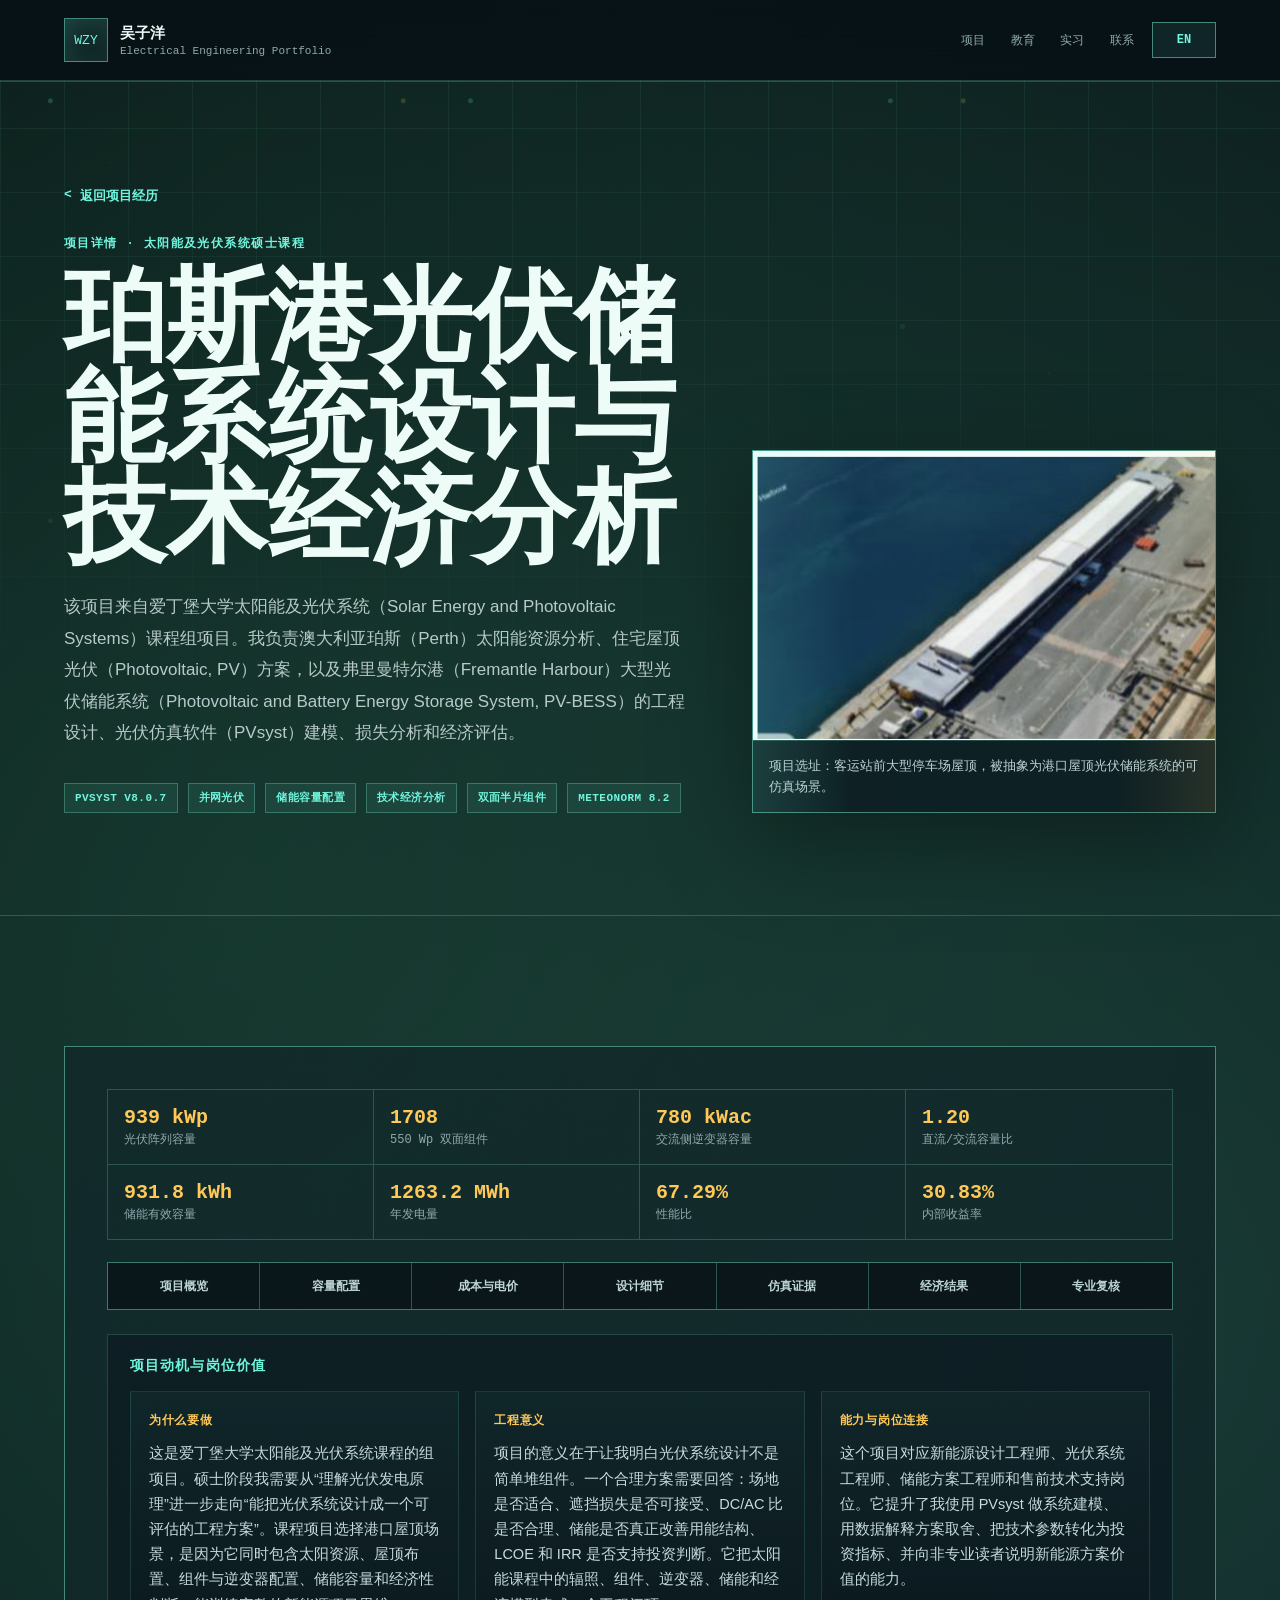
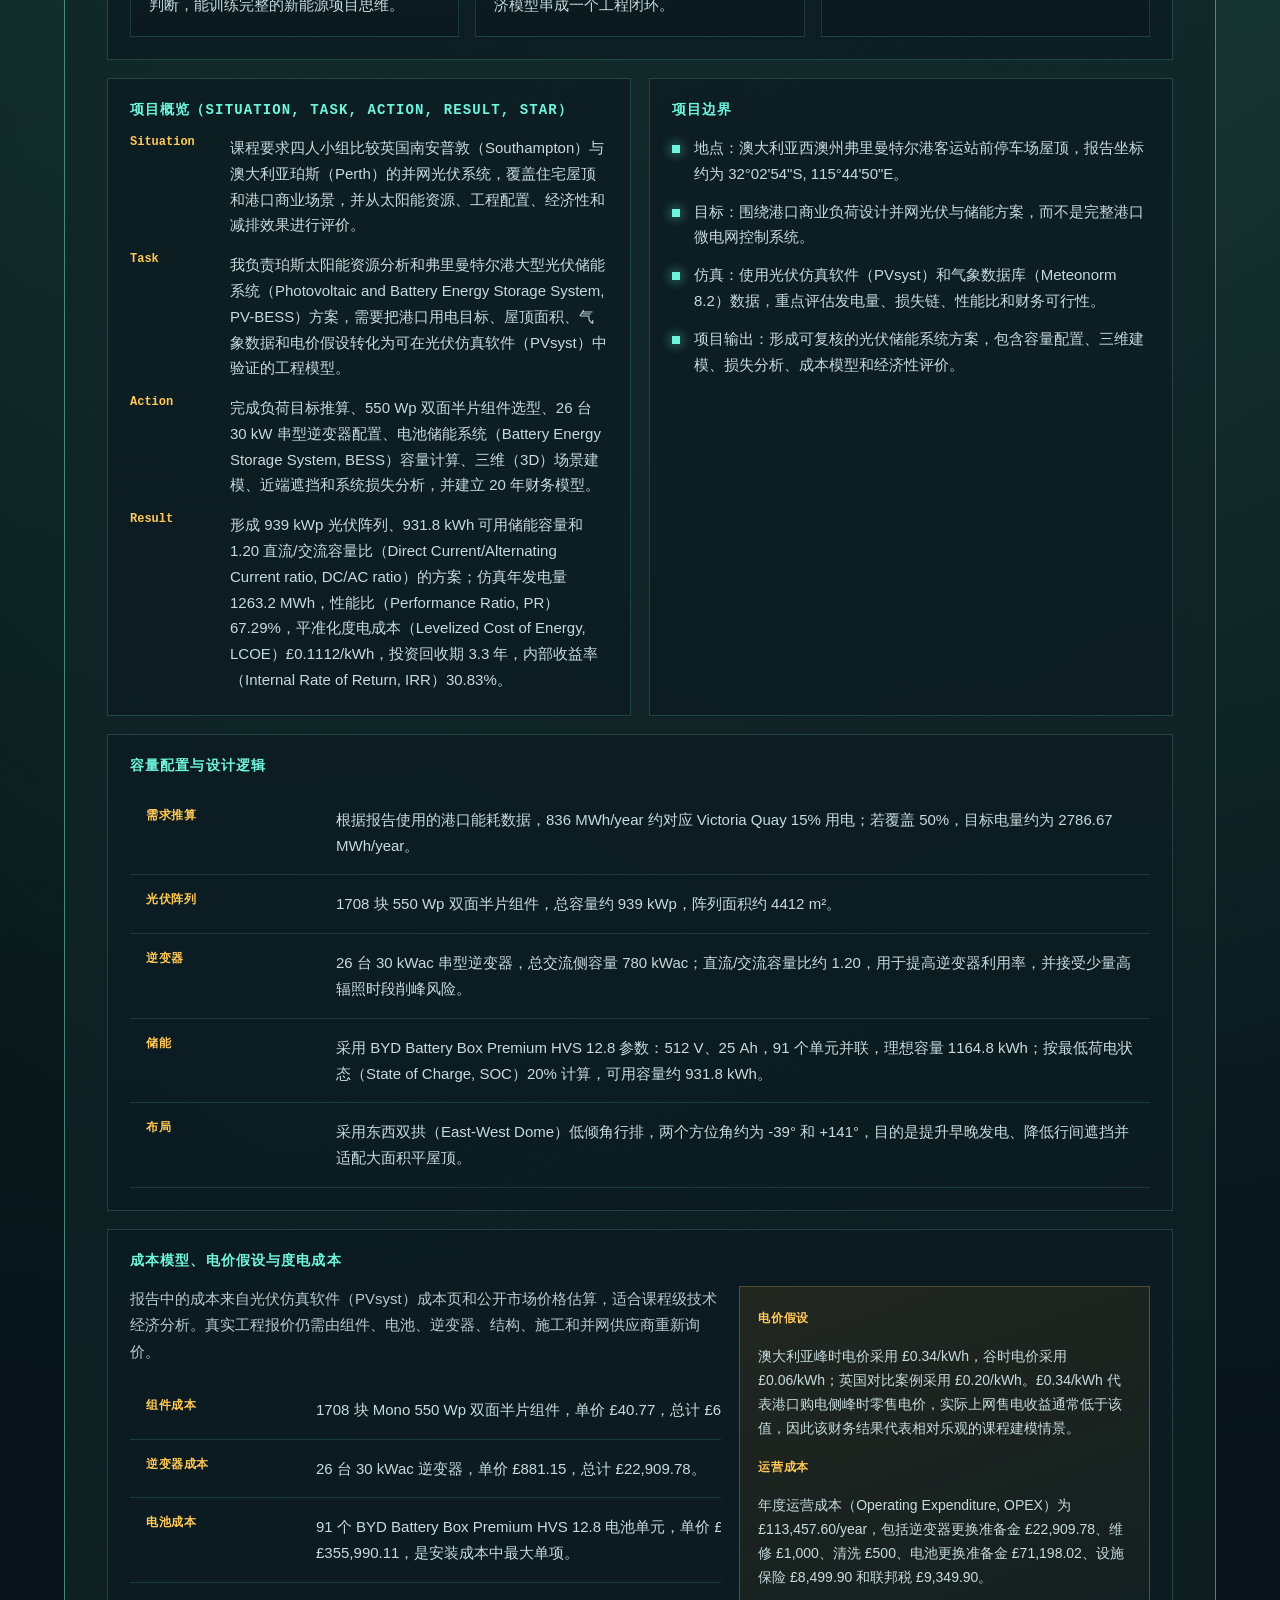
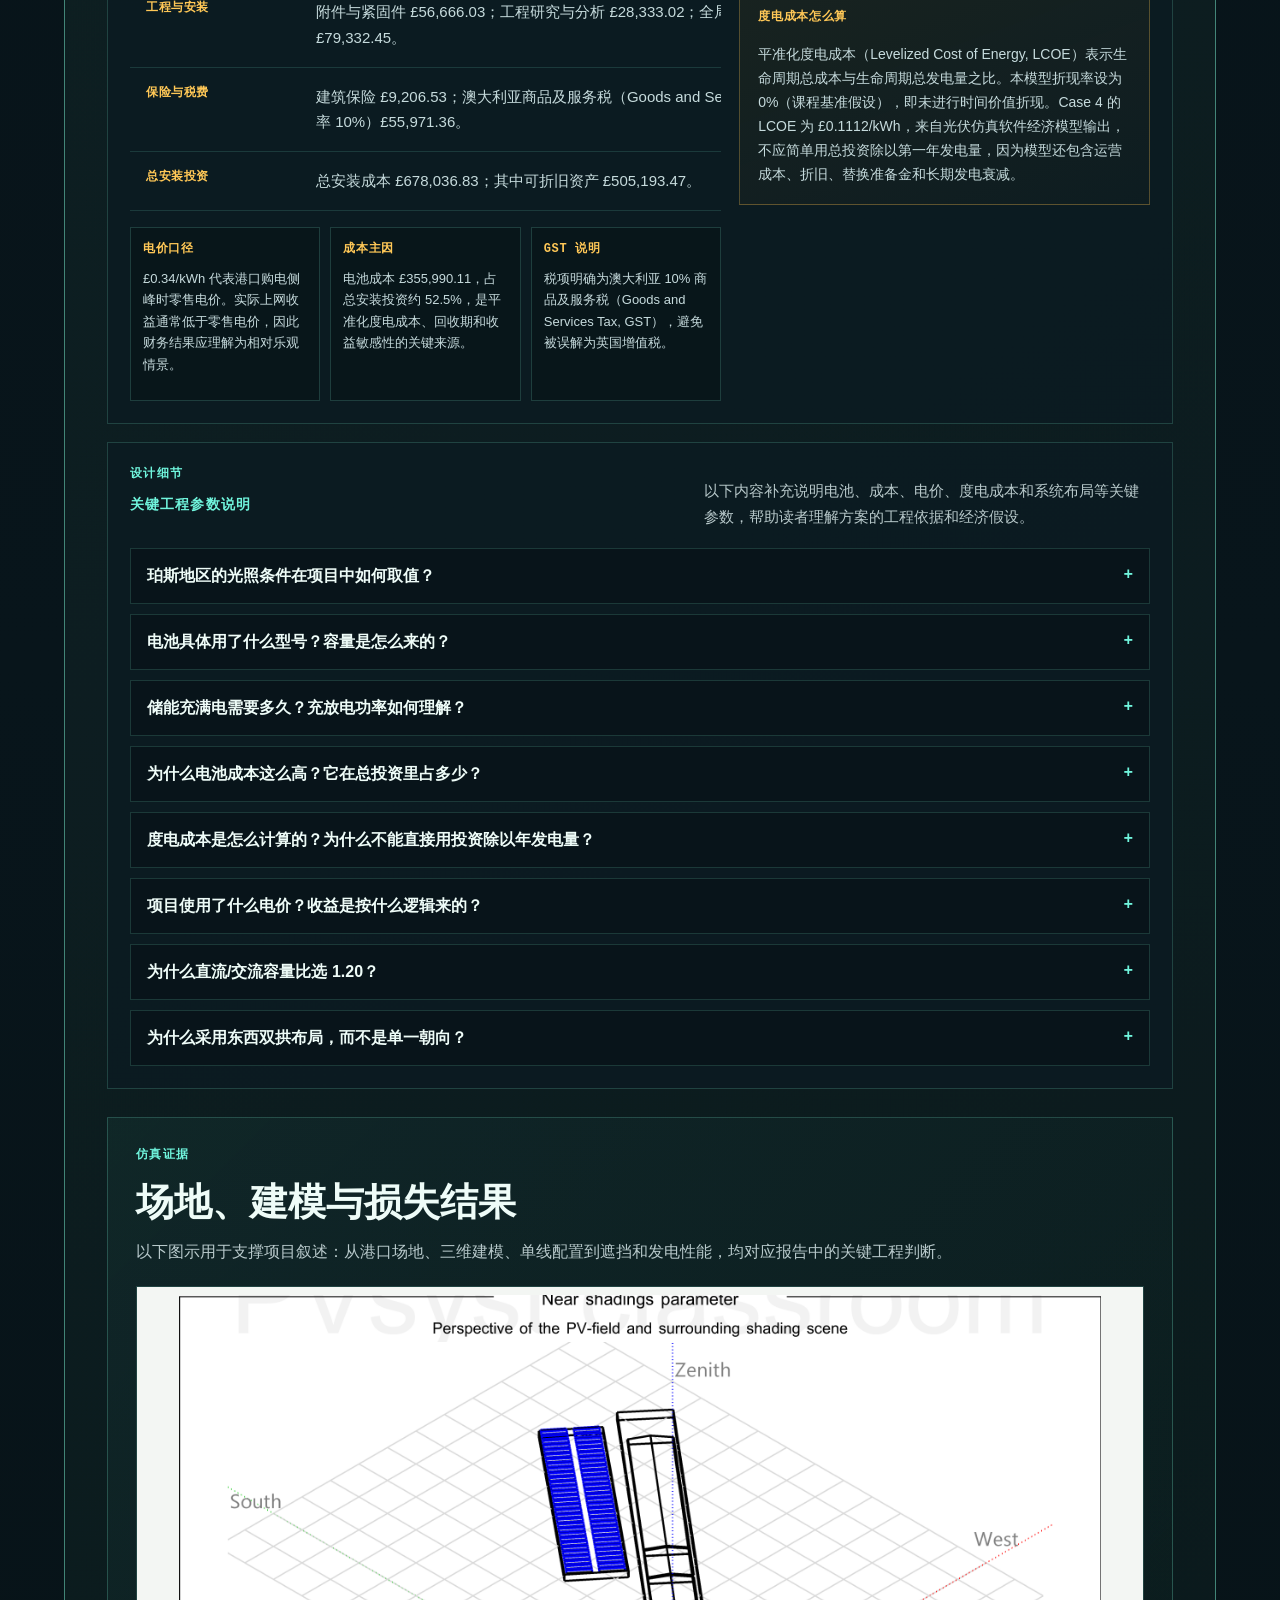
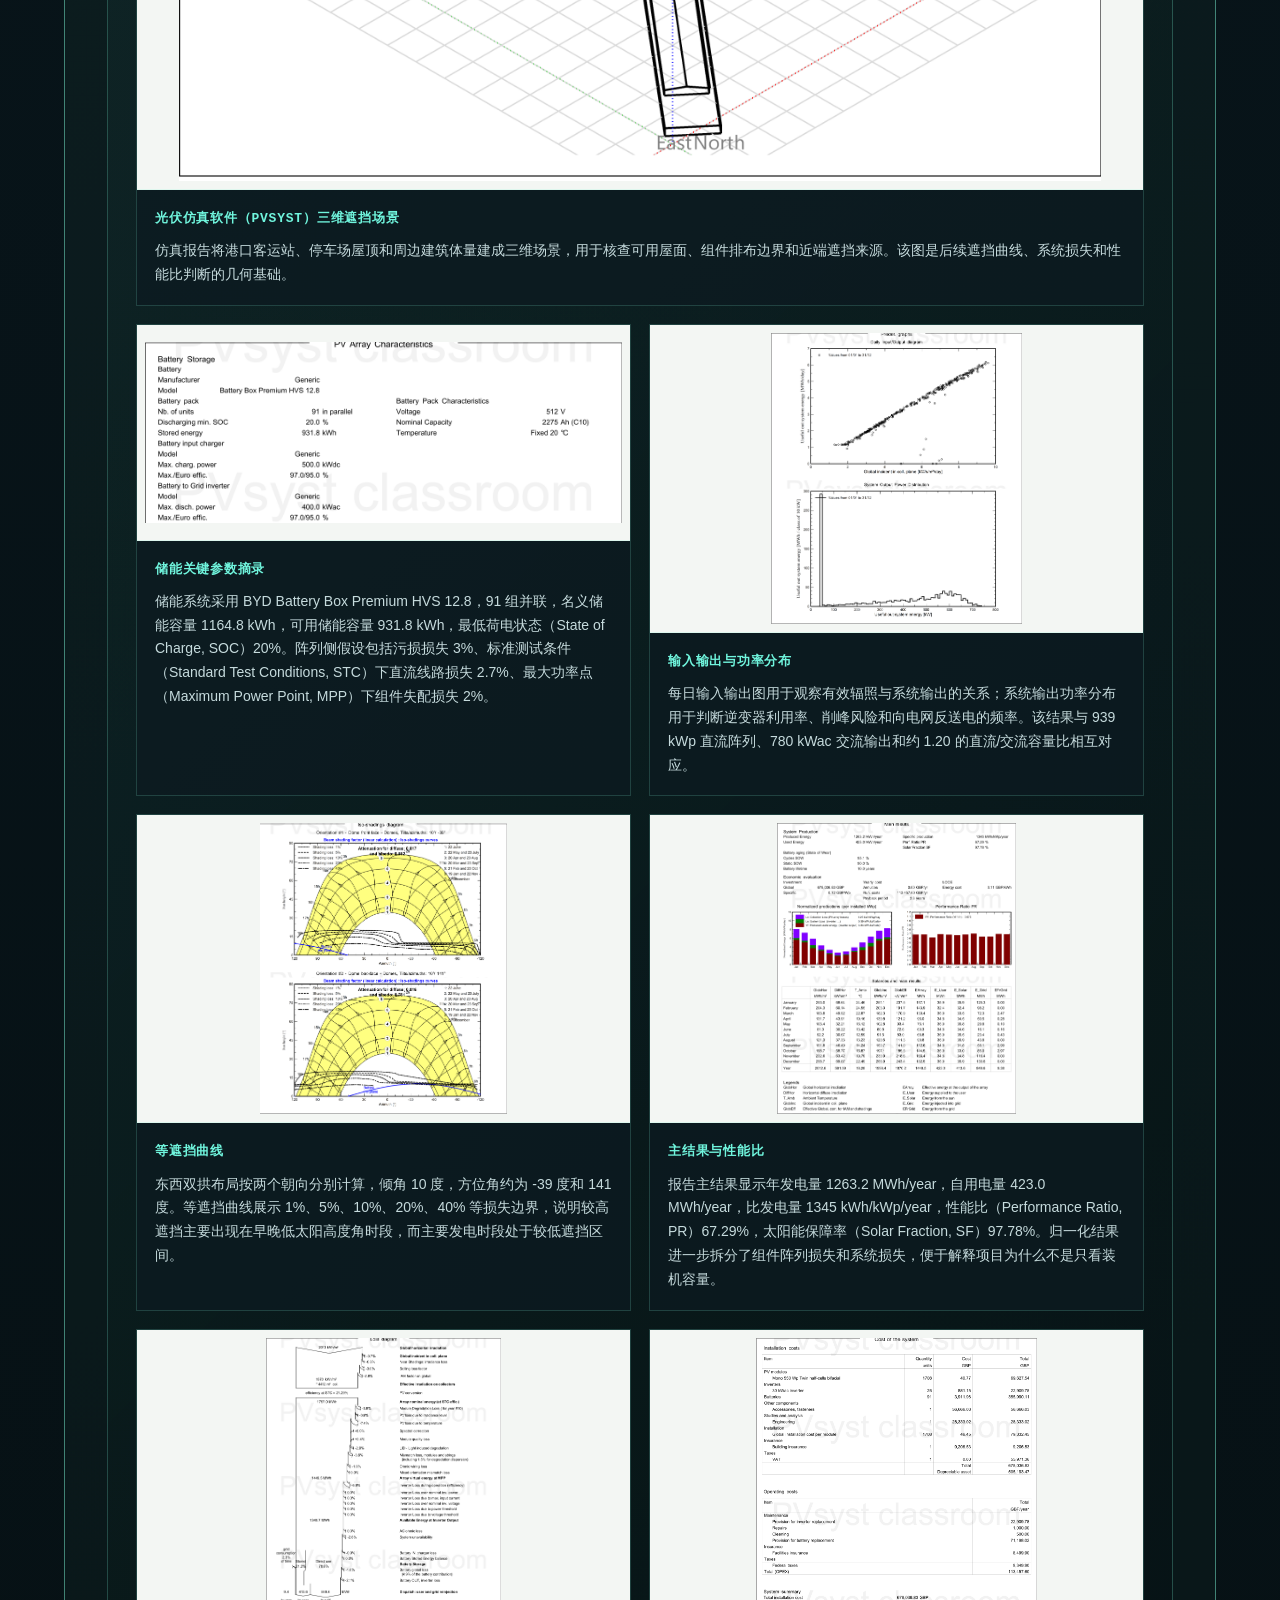
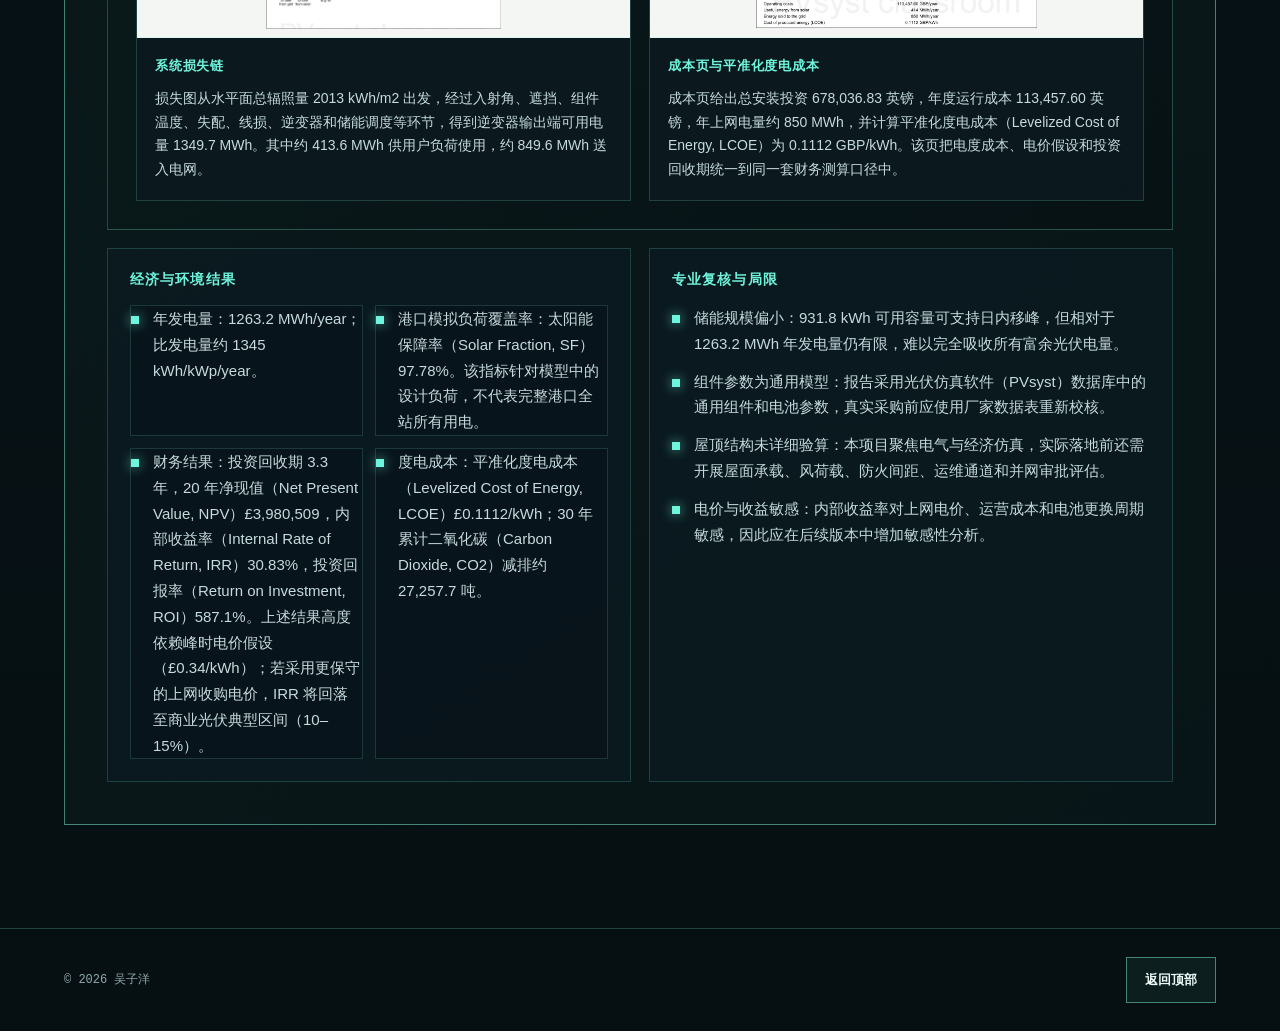
<file: projects/pv-bess-perth-harbour.html>
<!doctype html>
<html lang="zh-CN">
  <head>
    <meta charset="UTF-8" />
    <meta name="viewport" content="width=device-width, initial-scale=1.0" />
    <meta
      name="description"
      content="Perth Harbour PV-BESS project detail by Ziyang Wu, including bilingual engineering background, PVsyst modelling, sizing logic, simulation evidence, economics and project reflection."
    />
    <title>Perth Harbour PV-BESS Project | 吴子洋</title>
    <link rel="stylesheet" href="../styles.css" />
  </head>
  <body data-lang="zh">
    <div class="page-grid" aria-hidden="true"></div>

    <header class="site-header">
      <a class="brand" href="../index.html#top" aria-label="返回首页">
        <span class="brand-mark">WZY</span>
        <span>
          <strong>吴子洋</strong>
          <small>Electrical Engineering Portfolio</small>
        </span>
      </a>

      <div class="header-actions">
        <nav class="nav" aria-label="项目页面导航">
          <a href="../index.html#projects">
            <span class="lang lang-zh">项目</span>
            <span class="lang lang-en">Projects</span>
          </a>
          <a href="../index.html#education">
            <span class="lang lang-zh">教育</span>
            <span class="lang lang-en">Education</span>
          </a>
          <a href="../index.html#experience">
            <span class="lang lang-zh">实习</span>
            <span class="lang lang-en">Experience</span>
          </a>
          <a href="../index.html#contact">
            <span class="lang lang-zh">联系</span>
            <span class="lang lang-en">Contact</span>
          </a>
        </nav>
        <button class="language-toggle" type="button" aria-label="Switch language">
          <span data-lang-label="zh">EN</span>
          <span data-lang-label="en">中文</span>
        </button>
      </div>
    </header>

    <main>
      <section class="section project-detail-hero project-brief-hero">
        <div class="brief-copy">
          <a class="back-link" href="../index.html#projects">
            <span class="lang lang-zh">返回项目经历</span>
            <span class="lang lang-en">Back to Projects</span>
          </a>
          <p class="section-kicker">
            <span class="lang lang-zh">项目详情 · 太阳能及光伏系统硕士课程</span>
            <span class="lang lang-en">Project Detail · Solar Energy and Photovoltaic Systems MSc Course</span>
          </p>
          <h1>
            <span class="lang lang-zh">珀斯港光伏储能系统设计与技术经济分析</span>
            <span class="lang lang-en">PV and Battery Energy Storage System Design for Perth Harbour</span>
          </h1>
          <p class="hero-lead">
            <span class="lang lang-zh">
              该项目来自爱丁堡大学太阳能及光伏系统（Solar Energy and Photovoltaic Systems）课程组项目。我负责澳大利亚珀斯（Perth）太阳能资源分析、住宅屋顶光伏（Photovoltaic, PV）方案，以及弗里曼特尔港（Fremantle Harbour）大型光伏储能系统（Photovoltaic and Battery Energy Storage System, PV-BESS）的工程设计、光伏仿真软件（PVsyst）建模、损失分析和经济评估。
            </span>
            <span class="lang lang-en">
              This University of Edinburgh MSc group project compared grid-connected PV systems in Southampton and Perth. My core responsibility was the Fremantle Harbour PV-BESS case: translating port electricity demand, solar resource, available roof area and tariff assumptions into a simulated, costed engineering design.
            </span>
          </p>
          <div class="tag-row">
            <span class="tag-chip"><span class="lang lang-zh">PVsyst V8.0.7</span><span class="lang lang-en">PVsyst V8.0.7</span></span>
            <span class="tag-chip"><span class="lang lang-zh">并网光伏</span><span class="lang lang-en">Grid-Connected PV</span></span>
            <span class="tag-chip"><span class="lang lang-zh">储能容量配置</span><span class="lang lang-en">BESS Sizing</span></span>
            <span class="tag-chip"><span class="lang lang-zh">技术经济分析</span><span class="lang lang-en">Techno-Economic Analysis</span></span>
            <span class="tag-chip"><span class="lang lang-zh">双面半片组件</span><span class="lang lang-en">Bifacial Modules</span></span>
            <span class="tag-chip"><span class="lang lang-zh">Meteonorm 8.2</span><span class="lang lang-en">Meteonorm 8.2</span></span>
          </div>
        </div>

        <figure class="brief-hero-media">
          <img src="../assets/projects/pvbess-detail-01-harbour-site-photo.png" alt="Perth Harbour port roof used for the PV-BESS case study" />
          <figcaption>
            <span class="lang lang-zh">项目选址：客运站前大型停车场屋顶，被抽象为港口屋顶光伏储能系统的可仿真场景。</span>
            <span class="lang lang-en">Project site: the large car-park roof in front of the passenger station, converted into a simulatable harbour PV-BESS scenario.</span>
          </figcaption>
        </figure>
      </section>

      <section class="section project-detail-section">
        <article class="case-study" id="pv-bess-case">
          <div class="case-metrics case-metrics-compact">
            <div><strong>939 kWp</strong><span><span class="lang lang-zh">光伏阵列容量</span><span class="lang lang-en">PV array capacity</span></span></div>
            <div><strong>1708</strong><span><span class="lang lang-zh">550 Wp 双面组件</span><span class="lang lang-en">550 Wp bifacial modules</span></span></div>
            <div><strong>780 kWac</strong><span><span class="lang lang-zh">交流侧逆变器容量</span><span class="lang lang-en">AC inverter capacity</span></span></div>
            <div><strong>1.20</strong><span><span class="lang lang-zh">直流/交流容量比</span><span class="lang lang-en">DC/AC ratio</span></span></div>
            <div><strong>931.8 kWh</strong><span><span class="lang lang-zh">储能有效容量</span><span class="lang lang-en">usable BESS capacity</span></span></div>
            <div><strong>1263.2 MWh</strong><span><span class="lang lang-zh">年发电量</span><span class="lang lang-en">annual production</span></span></div>
            <div><strong>67.29%</strong><span><span class="lang lang-zh">性能比</span><span class="lang lang-en">performance ratio</span></span></div>
            <div><strong>30.83%</strong><span><span class="lang lang-zh">内部收益率</span><span class="lang lang-en">internal rate of return</span></span></div>
          </div>

          <nav class="case-map" aria-label="Project section navigation">
            <a href="#section-overview"><span class="lang lang-zh">项目概览</span><span class="lang lang-en">Overview</span></a>
            <a href="#section-sizing"><span class="lang lang-zh">容量配置</span><span class="lang lang-en">Sizing</span></a>
            <a href="#section-cost"><span class="lang lang-zh">成本与电价</span><span class="lang lang-en">Cost Model</span></a>
            <a href="#section-deep-dive"><span class="lang lang-zh">设计细节</span><span class="lang lang-en">Design Details</span></a>
            <a href="#section-simulation"><span class="lang lang-zh">仿真证据</span><span class="lang lang-en">Simulation</span></a>
            <a href="#section-results"><span class="lang lang-zh">经济结果</span><span class="lang lang-en">Results</span></a>
            <a href="#section-review"><span class="lang lang-zh">专业复核</span><span class="lang lang-en">Engineering Review</span></a>
          </nav>

          <section class="case-panel case-wide section-anchor project-rationale">
            <h4><span class="lang lang-zh">项目动机与岗位价值</span><span class="lang lang-en">Project Motivation and Role Value</span></h4>
            <div class="rationale-grid">
              <article>
                <strong><span class="lang lang-zh">为什么要做</span><span class="lang lang-en">Why this project</span></strong>
                <p><span class="lang lang-zh">这是爱丁堡大学太阳能及光伏系统课程的组项目。硕士阶段我需要从“理解光伏发电原理”进一步走向“能把光伏系统设计成一个可评估的工程方案”。课程项目选择港口屋顶场景，是因为它同时包含太阳资源、屋顶布置、组件与逆变器配置、储能容量和经济性判断，能训练完整的新能源项目思维。</span><span class="lang lang-en">This was a group project from the University of Edinburgh Solar Energy and Photovoltaic Systems course. At MSc level, I needed to move from understanding PV principles to designing an assessable engineering solution. A harbour-rooftop scenario combines solar resource, roof layout, module and inverter selection, storage sizing and economic evaluation.</span></p>
              </article>
              <article>
                <strong><span class="lang lang-zh">工程意义</span><span class="lang lang-en">Engineering meaning</span></strong>
                <p><span class="lang lang-zh">项目的意义在于让我明白光伏系统设计不是简单堆组件。一个合理方案需要回答：场地是否适合、遮挡损失是否可接受、DC/AC 比是否合理、储能是否真正改善用能结构、LCOE 和 IRR 是否支持投资判断。它把太阳能课程中的辐照、组件、逆变器、储能和经济模型串成一个工程闭环。</span><span class="lang lang-en">The project showed that PV design is not just installing more modules. A credible design must assess site suitability, shading loss, DC/AC ratio, storage value, LCOE and IRR. It connects irradiation, modules, inverters, storage and economic modelling into one engineering workflow.</span></p>
              </article>
              <article>
                <strong><span class="lang lang-zh">能力与岗位连接</span><span class="lang lang-en">Ability and role connection</span></strong>
                <p><span class="lang lang-zh">这个项目对应新能源设计工程师、光伏系统工程师、储能方案工程师和售前技术支持岗位。它提升了我使用 PVsyst 做系统建模、用数据解释方案取舍、把技术参数转化为投资指标、并向非专业读者说明新能源方案价值的能力。</span><span class="lang lang-en">The project maps to renewable-energy design, PV system engineering, battery-storage solution engineering and pre-sales technical support. It improved my ability to model systems in PVsyst, explain trade-offs with data, translate technical parameters into investment metrics and communicate solution value to non-specialist audiences.</span></p>
              </article>
            </div>
          </section>

          <div class="case-grid" id="section-overview">
            <section class="case-panel section-anchor">
              <h4><span class="lang lang-zh">项目概览（Situation, Task, Action, Result, STAR）</span><span class="lang lang-en">Project Overview (STAR)</span></h4>
              <dl class="star-list">
                <div>
                  <dt>Situation</dt>
                  <dd>
                    <span class="lang lang-zh">课程要求四人小组比较英国南安普敦（Southampton）与澳大利亚珀斯（Perth）的并网光伏系统，覆盖住宅屋顶和港口商业场景，并从太阳能资源、工程配置、经济性和减排效果进行评价。</span>
                    <span class="lang lang-en">The course required a four-person team to compare grid-connected PV systems in Southampton, UK and Perth, Australia, across residential rooftop and commercial port scenarios, considering solar resource, engineering design, economics and carbon savings.</span>
                  </dd>
                </div>
                <div>
                  <dt>Task</dt>
                  <dd>
                    <span class="lang lang-zh">我负责珀斯太阳能资源分析和弗里曼特尔港大型光伏储能系统（Photovoltaic and Battery Energy Storage System, PV-BESS）方案，需要把港口用电目标、屋顶面积、气象数据和电价假设转化为可在光伏仿真软件（PVsyst）中验证的工程模型。</span>
                    <span class="lang lang-en">I was responsible for the Perth solar resource analysis and the Fremantle Harbour PV-BESS design, converting port load targets, roof area, weather data and tariff assumptions into an engineering model that could be validated in PVsyst.</span>
                  </dd>
                </div>
                <div>
                  <dt>Action</dt>
                  <dd>
                    <span class="lang lang-zh">完成负荷目标推算、550 Wp 双面半片组件选型、26 台 30 kW 串型逆变器配置、电池储能系统（Battery Energy Storage System, BESS）容量计算、三维（3D）场景建模、近端遮挡和系统损失分析，并建立 20 年财务模型。</span>
                    <span class="lang lang-en">I estimated the design load target, selected 550 Wp bifacial half-cell modules, configured 26 x 30 kW string inverters, sized the BESS, built the 3D scene, analysed near-shading and system losses, and prepared a 20-year financial model.</span>
                  </dd>
                </div>
                <div>
                  <dt>Result</dt>
                  <dd>
                    <span class="lang lang-zh">形成 939 kWp 光伏阵列、931.8 kWh 可用储能容量和 1.20 直流/交流容量比（Direct Current/Alternating Current ratio, DC/AC ratio）的方案；仿真年发电量 1263.2 MWh，性能比（Performance Ratio, PR）67.29%，平准化度电成本（Levelized Cost of Energy, LCOE）£0.1112/kWh，投资回收期 3.3 年，内部收益率（Internal Rate of Return, IRR）30.83%。</span>
                    <span class="lang lang-en">The final design used a 939 kWp PV array, 931.8 kWh usable storage and a 1.20 DC/AC ratio. Simulated annual production was 1263.2 MWh, with 67.29% PR, £0.1112/kWh LCOE, 3.3-year payback and 30.83% IRR.</span>
                  </dd>
                </div>
              </dl>
            </section>

            <section class="case-panel section-anchor">
              <h4><span class="lang lang-zh">项目边界</span><span class="lang lang-en">Project Boundary</span></h4>
              <ul class="detail-list">
                <li><span class="lang lang-zh">地点：澳大利亚西澳州弗里曼特尔港客运站前停车场屋顶，报告坐标约为 32°02'54"S, 115°44'50"E。</span><span class="lang lang-en">Location: car-park roof in front of the Fremantle passenger station, Western Australia, with report coordinates around 32°02'54"S, 115°44'50"E.</span></li>
                <li><span class="lang lang-zh">目标：围绕港口商业负荷设计并网光伏与储能方案，而不是完整港口微电网控制系统。</span><span class="lang lang-en">Goal: design a grid-connected PV and storage solution for a commercial harbour load, not a full port microgrid control system.</span></li>
                <li><span class="lang lang-zh">仿真：使用光伏仿真软件（PVsyst）和气象数据库（Meteonorm 8.2）数据，重点评估发电量、损失链、性能比和财务可行性。</span><span class="lang lang-en">Simulation: PVsyst with Meteonorm 8.2 weather data, focused on energy yield, loss chain, performance ratio and financial feasibility.</span></li>
                <li><span class="lang lang-zh">项目输出：形成可复核的光伏储能系统方案，包含容量配置、三维建模、损失分析、成本模型和经济性评价。</span><span class="lang lang-en">Project output: a reviewable PV-BESS design covering sizing, 3D modelling, loss analysis, cost modelling and economic evaluation.</span></li>
              </ul>
            </section>
          </div>

          <section class="case-panel case-wide section-anchor" id="section-sizing">
            <h4><span class="lang lang-zh">容量配置与设计逻辑</span><span class="lang lang-en">Sizing and Design Logic</span></h4>
            <div class="brief-table-wrap">
              <table class="brief-table">
                <tbody>
                  <tr>
                    <th><span class="lang lang-zh">需求推算</span><span class="lang lang-en">Demand Estimate</span></th>
                    <td><span class="lang lang-zh">根据报告使用的港口能耗数据，836 MWh/year 约对应 Victoria Quay 15% 用电；若覆盖 50%，目标电量约为 2786.67 MWh/year。</span><span class="lang lang-en">Using the port energy data adopted in the report, 836 MWh/year corresponds to about 15% of Victoria Quay demand; a 50% target implies about 2786.67 MWh/year.</span></td>
                  </tr>
                  <tr>
                    <th><span class="lang lang-zh">光伏阵列</span><span class="lang lang-en">PV Array</span></th>
                    <td><span class="lang lang-zh">1708 块 550 Wp 双面半片组件，总容量约 939 kWp，阵列面积约 4412 m²。</span><span class="lang lang-en">1708 x 550 Wp bifacial half-cell modules, giving about 939 kWp and roughly 4412 m² array area.</span></td>
                  </tr>
                  <tr>
                    <th><span class="lang lang-zh">逆变器</span><span class="lang lang-en">Inverters</span></th>
                    <td><span class="lang lang-zh">26 台 30 kWac 串型逆变器，总交流侧容量 780 kWac；直流/交流容量比约 1.20，用于提高逆变器利用率，并接受少量高辐照时段削峰风险。</span><span class="lang lang-en">26 x 30 kWac string inverters, giving 780 kWac. The DC/AC ratio is about 1.20, increasing inverter utilisation while accepting limited clipping risk during high-irradiance periods.</span></td>
                  </tr>
                  <tr>
                    <th><span class="lang lang-zh">储能</span><span class="lang lang-en">Battery Storage</span></th>
                    <td><span class="lang lang-zh">采用 BYD Battery Box Premium HVS 12.8 参数：512 V、25 Ah，91 个单元并联，理想容量 1164.8 kWh；按最低荷电状态（State of Charge, SOC）20% 计算，可用容量约 931.8 kWh。</span><span class="lang lang-en">Based on BYD Battery Box Premium HVS 12.8 parameters: 512 V, 25 Ah and 91 units in parallel. Ideal capacity is 1164.8 kWh; with 20% minimum SOC, usable energy is about 931.8 kWh.</span></td>
                  </tr>
                  <tr>
                    <th><span class="lang lang-zh">布局</span><span class="lang lang-en">Layout</span></th>
                    <td><span class="lang lang-zh">采用东西双拱（East-West Dome）低倾角行排，两个方位角约为 -39° 和 +141°，目的是提升早晚发电、降低行间遮挡并适配大面积平屋顶。</span><span class="lang lang-en">An east-west dome low-tilt row layout was used, with azimuths around -39° and +141°, to improve morning/evening generation, reduce row-to-row shading and suit a large flat roof.</span></td>
                  </tr>
                </tbody>
              </table>
            </div>
          </section>

          <section class="case-panel case-wide section-anchor" id="section-cost">
            <h4><span class="lang lang-zh">成本模型、电价假设与度电成本</span><span class="lang lang-en">Cost Model, Tariff Assumptions and LCOE</span></h4>
            <div class="cost-layout">
              <div>
                <p class="case-note">
                  <span class="lang lang-zh">报告中的成本来自光伏仿真软件（PVsyst）成本页和公开市场价格估算，适合课程级技术经济分析。真实工程报价仍需由组件、电池、逆变器、结构、施工和并网供应商重新询价。</span>
                  <span class="lang lang-en">The cost model comes from the PVsyst cost page and public market price estimates. It is suitable for course-level techno-economic analysis; real deployment would still require supplier quotations for modules, batteries, inverters, structures, installation and grid connection.</span>
                </p>
                <div class="brief-table-wrap">
                  <table class="brief-table cost-table">
                    <tbody>
                      <tr><th><span class="lang lang-zh">组件成本</span><span class="lang lang-en">PV Modules</span></th><td><span class="lang lang-zh">1708 块 Mono 550 Wp 双面半片组件，单价 £40.77，总计 £69,627.54。</span><span class="lang lang-en">1708 Mono 550 Wp bifacial half-cell modules at £40.77 each, total £69,627.54.</span></td></tr>
                      <tr><th><span class="lang lang-zh">逆变器成本</span><span class="lang lang-en">Inverters</span></th><td><span class="lang lang-zh">26 台 30 kWac 逆变器，单价 £881.15，总计 £22,909.78。</span><span class="lang lang-en">26 x 30 kWac inverters at £881.15 each, total £22,909.78.</span></td></tr>
                      <tr><th><span class="lang lang-zh">电池成本</span><span class="lang lang-en">Batteries</span></th><td><span class="lang lang-zh">91 个 BYD Battery Box Premium HVS 12.8 电池单元，单价 £3,911.98，总计 £355,990.11，是安装成本中最大单项。</span><span class="lang lang-en">91 BYD Battery Box Premium HVS 12.8 battery units at £3,911.98 each, total £355,990.11, the largest single installation-cost item.</span></td></tr>
                      <tr><th><span class="lang lang-zh">工程与安装</span><span class="lang lang-en">Engineering and Installation</span></th><td><span class="lang lang-zh">附件与紧固件 £56,666.03；工程研究与分析 £28,333.02；全局安装成本 £79,332.45。</span><span class="lang lang-en">Accessories and fasteners £56,666.03; engineering studies and analysis £28,333.02; global installation cost £79,332.45.</span></td></tr>
                      <tr><th><span class="lang lang-zh">保险与税费</span><span class="lang lang-en">Insurance and Tax</span></th><td><span class="lang lang-zh">建筑保险 £9,206.53；澳大利亚商品及服务税（Goods and Services Tax，GST，税率 10%）£55,971.36。</span><span class="lang lang-en">Building insurance £9,206.53; Australian Goods and Services Tax (GST, 10%) £55,971.36.</span></td></tr>
                      <tr><th><span class="lang lang-zh">总安装投资</span><span class="lang lang-en">Total Installation Cost</span></th><td><span class="lang lang-zh">总安装成本 £678,036.83；其中可折旧资产 £505,193.47。</span><span class="lang lang-en">Total installation cost £678,036.83; depreciable asset £505,193.47.</span></td></tr>
                    </tbody>
                  </table>
                </div>
                <div class="cost-note-grid" aria-label="Cost model explanatory notes">
                  <div class="cost-note-card">
                    <strong><span class="lang lang-zh">电价口径</span><span class="lang lang-en">Tariff Basis</span></strong>
                    <p><span class="lang lang-zh">£0.34/kWh 代表港口购电侧峰时零售电价。实际上网收益通常低于零售电价，因此财务结果应理解为相对乐观情景。</span><span class="lang lang-en">£0.34/kWh represents the port's peak retail purchase tariff. Real export revenue is usually lower than retail price, so the financial result should be read as optimistic.</span></p>
                  </div>
                  <div class="cost-note-card">
                    <strong><span class="lang lang-zh">成本主因</span><span class="lang lang-en">Cost Driver</span></strong>
                    <p><span class="lang lang-zh">电池成本 £355,990.11，占总安装投资约 52.5%，是平准化度电成本、回收期和收益敏感性的关键来源。</span><span class="lang lang-en">Battery cost is £355,990.11, about 52.5% of CAPEX, making it the key driver for LCOE, payback and sensitivity.</span></p>
                  </div>
                  <div class="cost-note-card">
                    <strong><span class="lang lang-zh">GST 说明</span><span class="lang lang-en">GST Note</span></strong>
                    <p><span class="lang lang-zh">税项明确为澳大利亚 10% 商品及服务税（Goods and Services Tax, GST），避免被误解为英国增值税。</span><span class="lang lang-en">The tax item is Australian Goods and Services Tax (GST, 10%), avoiding confusion with UK VAT.</span></p>
                  </div>
                </div>
              </div>

              <aside class="cost-callout">
                <p><strong><span class="lang lang-zh">电价假设</span><span class="lang lang-en">Tariff Assumption</span></strong></p>
                <p><span class="lang lang-zh">澳大利亚峰时电价采用 £0.34/kWh，谷时电价采用 £0.06/kWh；英国对比案例采用 £0.20/kWh。£0.34/kWh 代表港口购电侧峰时零售电价，实际上网售电收益通常低于该值，因此该财务结果代表相对乐观的课程建模情景。</span><span class="lang lang-en">Australia peak tariff was assumed at £0.34/kWh and off-peak tariff at £0.06/kWh; the UK comparison case used £0.20/kWh. The £0.34/kWh value represents the port's peak retail purchase tariff; real grid-export revenue is usually lower, so this financial result represents a relatively optimistic coursework modelling scenario.</span></p>
                <p><strong><span class="lang lang-zh">运营成本</span><span class="lang lang-en">Operating Cost</span></strong></p>
                <p><span class="lang lang-zh">年度运营成本（Operating Expenditure, OPEX）为 £113,457.60/year，包括逆变器更换准备金 £22,909.78、维修 £1,000、清洗 £500、电池更换准备金 £71,198.02、设施保险 £8,499.90 和联邦税 £9,349.90。</span><span class="lang lang-en">Annual OPEX is £113,457.60/year, including inverter replacement provision £22,909.78, repairs £1,000, cleaning £500, battery replacement provision £71,198.02, facility insurance £8,499.90 and federal tax £9,349.90.</span></p>
                <p><strong><span class="lang lang-zh">度电成本怎么算</span><span class="lang lang-en">How LCOE Was Interpreted</span></strong></p>
                <p><span class="lang lang-zh">平准化度电成本（Levelized Cost of Energy, LCOE）表示生命周期总成本与生命周期总发电量之比。本模型折现率设为 0%（课程基准假设），即未进行时间价值折现。Case 4 的 LCOE 为 £0.1112/kWh，来自光伏仿真软件经济模型输出，不应简单用总投资除以第一年发电量，因为模型还包含运营成本、折旧、替换准备金和长期发电衰减。</span><span class="lang lang-en">LCOE is the ratio of lifetime total cost to lifetime total generation. This model uses a 0% discount rate (course baseline assumption), so no time-value discounting is applied. Case 4 LCOE is £0.1112/kWh from the PVsyst economic model; it should not be calculated simply as CAPEX divided by first-year output, because the model also includes OPEX, depreciation, replacement provisions and long-term generation degradation.</span></p>
              </aside>
            </div>
          </section>

          <section class="case-panel case-wide section-anchor technical-deep-dive" id="section-deep-dive">
            <div class="deep-dive-head">
              <div>
                <p class="section-kicker"><span class="lang lang-zh">设计细节</span><span class="lang lang-en">Design Details</span></p>
                <h4><span class="lang lang-zh">关键工程参数说明</span><span class="lang lang-en">Key Engineering Parameters</span></h4>
              </div>
              <p>
                <span class="lang lang-zh">以下内容补充说明电池、成本、电价、度电成本和系统布局等关键参数，帮助读者理解方案的工程依据和经济假设。</span>
                <span class="lang lang-en">The notes below explain key assumptions for the battery system, cost model, tariffs, LCOE and layout, helping readers understand the engineering basis and economic assumptions behind the design.</span>
              </p>
            </div>

            <div class="faq-list-compact">
              <details>
                <summary><span class="lang lang-zh">珀斯地区的光照条件在项目中如何取值？</span><span class="lang lang-en">How was the Perth solar resource represented in the project?</span></summary>
                <div class="faq-answer">
                  <span class="lang lang-zh">课程报告中的太阳资源对比表给出珀斯月平均日照时长约 8-9 h/day，折算全年约 2920-3285 h/year；同时给出峰值日照时数（Peak Sun Hours）约 5 h/day，全球水平辐照度（Global Horizontal Irradiance, GHI）约 5.4-6.2 kWh/m²/day，直接法向辐照度（Direct Normal Irradiance, DNI）约 6.0-6.5 kWh/m²/day。项目容量初算采用 9 h/day 作为日照时长假设，用 Fremantle 港口 50% 年用电目标 2786.67 MWh/year 反推最小阵列功率约 848.3 kW，最终方案配置为 939 kWp。</span>
                  <span class="lang lang-en">The solar-resource comparison table used in the report lists Perth monthly average sunshine duration at about 8-9 h/day, equivalent to about 2920-3285 h/year. It also lists peak sun hours at about 5 h/day, GHI at about 5.4-6.2 kWh/m²/day and DNI at about 6.0-6.5 kWh/m²/day. The preliminary sizing used 9 h/day and a 2786.67 MWh/year target for 50% of Fremantle Harbour electricity demand, giving a minimum array size of about 848.3 kW. The final design used 939 kWp.</span>
                </div>
              </details>

              <details>
                <summary><span class="lang lang-zh">电池具体用了什么型号？容量是怎么来的？</span><span class="lang lang-en">Which battery model was used, and how was capacity calculated?</span></summary>
                <div class="faq-answer">
                  <span class="lang lang-zh">报告采用 BYD Battery Box Premium HVS 12.8 的光伏仿真软件（PVsyst）数据库参数。单个电池单元按 512 V、25 Ah 计算，项目采用 1 串 91 并，因此理想容量为 1 × 91 × 512 V × 25 Ah = 1,164,800 Wh，即 1164.8 kWh。考虑 80% 放电深度（Depth of Discharge, DoD），可用容量约 931.8 kWh。报告还给出电池生命周期可储能量约 5534.7 MWh，用于说明该配置能够支持商业负荷削峰填谷，但仍不足以完全解决高光伏渗透率下的电网调节问题。</span>
                  <span class="lang lang-en">The report used PVsyst database parameters for BYD Battery Box Premium HVS 12.8. Each battery unit is modelled as 512 V and 25 Ah. With 1 in series and 91 in parallel, ideal capacity is 1 x 91 x 512 V x 25 Ah = 1,164,800 Wh, or 1164.8 kWh. At 80% depth of discharge, usable energy is about 931.8 kWh. The report also gives about 5534.7 MWh lifetime stored energy, supporting peak trimming and valley filling but not enough to fully regulate a high-PV-penetration port system.</span>
                </div>
              </details>

              <details>
                <summary><span class="lang lang-zh">储能充满电需要多久？充放电功率如何理解？</span><span class="lang lang-en">How long would the battery take to charge, and how should charge power be interpreted?</span></summary>
                <div class="faq-answer">
                  <span class="lang lang-zh">本课程设计明确给出了储能能量容量，但没有单独给出电池变流器（Power Conversion System, PCS）的额定充放电功率，因此不能把“几小时充满”写成固定设备参数。可用于面试解释的边界是：系统配置 26 台 30 kWac 串型逆变器，交流侧总容量为 780 kWac；若只做理论上限估算，1164.8 kWh 名义容量在 780 kW 下约需 1.49 h，931.8 kWh 可用容量约需 1.19 h。但真实充电时间取决于光伏富余功率、PCS 额定功率、SOC 限制、温度和控制策略，不能直接等同于光伏逆变器容量除以电池容量。</span>
                  <span class="lang lang-en">The coursework design specifies battery energy capacity but does not define a separate PCS charge/discharge power rating, so charging time should not be presented as a fixed equipment parameter. A useful interview boundary is that the PV system uses 26 x 30 kWac string inverters, giving 780 kWac total AC capacity. As a theoretical upper-bound estimate, 1164.8 kWh nominal capacity would take about 1.49 h at 780 kW, and 931.8 kWh usable capacity about 1.19 h. In practice, charging time depends on PV surplus, PCS rating, SOC limits, temperature and control strategy.</span>
                </div>
              </details>

              <details>
                <summary><span class="lang lang-zh">为什么电池成本这么高？它在总投资里占多少？</span><span class="lang lang-en">Why is the battery cost high, and how important is it in CAPEX?</span></summary>
                <div class="faq-answer">
                  <span class="lang lang-zh">成本页中电池为 91 个单元，单价 £3,911.98，总计 £355,990.11。相对于总安装成本 £678,036.83，电池约占 52.5%，是最大的单项成本。这也是为什么本项目虽然投资回收期短、内部收益率较高，但平准化度电成本（Levelized Cost of Energy, LCOE）仍高于英国港口 Case 3 的原因之一。</span>
                  <span class="lang lang-en">The cost page lists 91 battery units at £3,911.98 each, totalling £355,990.11. Against total installation cost of £678,036.83, batteries account for about 52.5%, the largest single item. This is one reason why the project has short payback and high IRR but a higher LCOE than the UK harbour Case 3.</span>
                </div>
              </details>

              <details>
                <summary><span class="lang lang-zh">度电成本是怎么计算的？为什么不能直接用投资除以年发电量？</span><span class="lang lang-en">How was LCOE calculated, and why is it not just CAPEX divided by annual generation?</span></summary>
                <div class="faq-answer">
                  <span class="lang lang-zh">平准化度电成本（Levelized Cost of Energy, LCOE）的核心逻辑是生命周期总成本除以生命周期总发电量，并通常考虑折现、运营成本、维护、保险、税费、设备更换准备金和长期发电衰减。报告中 Case 4 的 LCOE 为 £0.1112/kWh，来自光伏仿真软件（PVsyst）经济模型输出。若只用 £678,036.83 除以第一年 1263.2 MWh，会忽略每年 £113,457.60 的运营成本、逆变器和电池更换准备金，因此会低估真实生命周期成本。</span>
                  <span class="lang lang-en">LCOE is lifetime cost divided by lifetime generation, usually with discounting, OPEX, maintenance, insurance, taxes, replacement provisions and long-term degradation. Case 4 LCOE is £0.1112/kWh from the PVsyst economic model. Dividing £678,036.83 by first-year generation of 1263.2 MWh would ignore annual OPEX of £113,457.60 and replacement provisions for inverters and batteries, so it would underestimate lifetime cost.</span>
                </div>
              </details>

              <details>
                <summary><span class="lang lang-zh">项目使用了什么电价？收益是按什么逻辑来的？</span><span class="lang lang-en">Which tariffs were used, and how was revenue interpreted?</span></summary>
                <div class="faq-answer">
                  <span class="lang lang-zh">澳大利亚电价假设为峰时 £0.34/kWh、谷时 £0.06/kWh。英国对比案例采用 £0.20/kWh。对于港口光伏储能系统，收益不是只看“省下多少电费”，还要看自用电量、上网售电、储能移峰以及不同电价时段的价值。成本页给出有用太阳能电量约 414 MWh/year，上网售电量 850 MWh/year，说明项目有相当一部分收益来自富余电量上网。</span>
                  <span class="lang lang-en">The Australian tariff assumptions were £0.34/kWh at peak and £0.06/kWh off-peak; the UK comparison case used £0.20/kWh. For the harbour PV-BESS system, revenue is not only avoided electricity purchase; it also depends on self-use, grid export, battery shifting and tariff timing. The cost page lists useful solar energy of about 414 MWh/year and energy sold to the grid of 850 MWh/year, so a large part of the value comes from exporting surplus energy.</span>
                </div>
              </details>

              <details>
                <summary><span class="lang lang-zh">为什么直流/交流容量比选 1.20？</span><span class="lang lang-en">Why was the DC/AC ratio set to 1.20?</span></summary>
                <div class="faq-answer">
                  <span class="lang lang-zh">光伏阵列直流侧容量约 939 kWp，逆变器交流侧容量为 26 × 30 kWac = 780 kWac，因此直流/交流容量比约 939/780 = 1.20。这样做的目的是在大多数非峰值辐照时段提高逆变器利用率，让逆变器更长时间运行在较高输出区间。代价是极少数强辐照时段可能出现限功率削峰，但项目认为该损失可接受，且有利于年发电量和经济性。</span>
                  <span class="lang lang-en">The DC array is about 939 kWp and AC inverter capacity is 26 x 30 kWac = 780 kWac, so DC/AC is about 939/780 = 1.20. The aim is to improve inverter utilisation during most non-peak irradiance periods and keep the inverter operating at higher output for longer. The trade-off is possible clipping during rare high-irradiance periods, considered acceptable for annual yield and economics.</span>
                </div>
              </details>

              <details>
                <summary><span class="lang lang-zh">为什么采用东西双拱布局，而不是单一朝向？</span><span class="lang lang-en">Why use an east-west dome layout instead of one direction?</span></summary>
                <div class="faq-answer">
                  <span class="lang lang-zh">港口停车场屋顶面积大且接近平屋顶，适合低倾角东西双拱（East-West Dome）行排。两个朝向约为 -39° 和 +141°，可让早晨和下午都有较稳定输出，减少单一朝向在正午形成尖峰的问题，同时提高屋顶覆盖率。报告中的近端遮挡分析显示，大部分日间遮挡损失处于 1%-10% 范围，较高遮挡主要集中在 06:00-08:00 和 16:00-18:00 的低太阳高度角时段。</span>
                  <span class="lang lang-en">The large, nearly flat car-park roof suits a low-tilt east-west dome layout. The two azimuths, around -39° and +141°, provide steadier morning and afternoon output, reduce a single midday peak and improve roof coverage. The report's near-shading analysis shows most daytime shading loss within 1%-10%, with higher shading concentrated around 06:00-08:00 and 16:00-18:00.</span>
                </div>
              </details>
            </div>
          </section>

          <section class="case-visuals section-anchor" aria-labelledby="section-simulation-title" id="section-simulation">
            <div class="case-visuals-heading">
              <p class="section-kicker"><span class="lang lang-zh">仿真证据</span><span class="lang lang-en">Simulation Evidence</span></p>
              <h3 id="section-simulation-title">
                <span class="lang lang-zh">场地、建模与损失结果</span>
                <span class="lang lang-en">Site, Model and Loss Evidence</span>
              </h3>
              <p>
                <span class="lang lang-zh">以下图示用于支撑项目叙述：从港口场地、三维建模、单线配置到遮挡和发电性能，均对应报告中的关键工程判断。</span>
                <span class="lang lang-en">These visuals support the case narrative: site selection, 3D modelling, single-line configuration, shading and production performance all correspond to key engineering decisions in the report.</span>
              </p>
            </div>

            <div class="project-visual-grid">
              <figure class="project-visual-card project-visual-card-wide">
                <img src="../assets/projects/pvbess-detail-02-pvsyst-3d-shading-scene.png" alt="PVsyst 3D near-shading scene for the Perth Harbour PV-BESS case study" />
                <figcaption>
                  <strong><span class="lang lang-zh">光伏仿真软件（PVsyst）三维遮挡场景</span><span class="lang lang-en">PVsyst 3D Shading Scene</span></strong>
                  <span class="lang lang-zh">仿真报告将港口客运站、停车场屋顶和周边建筑体量建成三维场景，用于核查可用屋面、组件排布边界和近端遮挡来源。该图是后续遮挡曲线、系统损失和性能比判断的几何基础。</span>
                  <span class="lang lang-en">The report models the ferry terminal, car-park roof and surrounding structures as a 3D scene. This geometry anchors the available roof area, array boundaries, near-shading sources and the later loss and performance-ratio checks.</span>
                </figcaption>
              </figure>

              <figure class="project-visual-card project-visual-card-compact">
                <img src="../assets/projects/pvbess-detail-03-battery-key-parameters.png" alt="PVsyst battery storage key parameters excerpt" />
                <figcaption>
                  <strong><span class="lang lang-zh">储能关键参数摘录</span><span class="lang lang-en">Battery Key Parameters</span></strong>
                  <span class="lang lang-zh">储能系统采用 BYD Battery Box Premium HVS 12.8，91 组并联，名义储能容量 1164.8 kWh，可用储能容量 931.8 kWh，最低荷电状态（State of Charge, SOC）20%。阵列侧假设包括污损损失 3%、标准测试条件（Standard Test Conditions, STC）下直流线路损失 2.7%、最大功率点（Maximum Power Point, MPP）下组件失配损失 2%。</span>
                  <span class="lang lang-en">The storage system uses BYD Battery Box Premium HVS 12.8, with 91 parallel units, 1164.8 kWh nominal capacity, 931.8 kWh stored energy and 20% minimum state of charge. Array assumptions include 3% soiling loss, 2.7% DC wiring loss at STC and 2% module mismatch loss at MPP.</span>
                </figcaption>
              </figure>

              <figure class="project-visual-card">
                <img src="../assets/projects/pvbess-detail-04-output-power-distribution.png" alt="PVsyst daily input-output plot and system output power distribution" />
                <figcaption>
                  <strong><span class="lang lang-zh">输入输出与功率分布</span><span class="lang lang-en">Input-Output and Power Distribution</span></strong>
                  <span class="lang lang-zh">每日输入输出图用于观察有效辐照与系统输出的关系；系统输出功率分布用于判断逆变器利用率、削峰风险和向电网反送电的频率。该结果与 939 kWp 直流阵列、780 kWac 交流输出和约 1.20 的直流/交流容量比相互对应。</span>
                  <span class="lang lang-en">The daily input-output plot links effective irradiation to usable system output. The output-power distribution supports checks on inverter utilisation, clipping risk and grid export frequency, matching the 939 kWp DC array, 780 kWac AC output and about 1.20 DC/AC ratio.</span>
                </figcaption>
              </figure>

              <figure class="project-visual-card">
                <img src="../assets/projects/pvbess-detail-05-iso-shading-curves.png" alt="PVsyst iso-shading curves for the east-west dome PV orientations" />
                <figcaption>
                  <strong><span class="lang lang-zh">等遮挡曲线</span><span class="lang lang-en">Iso-Shading Curves</span></strong>
                  <span class="lang lang-zh">东西双拱布局按两个朝向分别计算，倾角 10 度，方位角约为 -39 度和 141 度。等遮挡曲线展示 1%、5%、10%、20%、40% 等损失边界，说明较高遮挡主要出现在早晚低太阳高度角时段，而主要发电时段处于较低遮挡区间。</span>
                  <span class="lang lang-en">The east-west dome layout is calculated for two orientations, both at 10 degrees tilt and around -39 degrees and 141 degrees azimuth. The 1%, 5%, 10%, 20% and 40% iso-shading boundaries show that higher losses are concentrated at low solar elevation, while the main generation window stays in lower shading bands.</span>
                </figcaption>
              </figure>

              <figure class="project-visual-card">
                <img src="../assets/projects/pvbess-detail-06-main-results-pr.png" alt="PVsyst main simulation results, normalised production and performance ratio" />
                <figcaption>
                  <strong><span class="lang lang-zh">主结果与性能比</span><span class="lang lang-en">Main Results and PR</span></strong>
                  <span class="lang lang-zh">报告主结果显示年发电量 1263.2 MWh/year，自用电量 423.0 MWh/year，比发电量 1345 kWh/kWp/year，性能比（Performance Ratio, PR）67.29%，太阳能保障率（Solar Fraction, SF）97.78%。归一化结果进一步拆分了组件阵列损失和系统损失，便于解释项目为什么不是只看装机容量。</span>
                  <span class="lang lang-en">The main results show 1263.2 MWh/year produced energy, 423.0 MWh/year used energy, 1345 kWh/kWp/year specific production, 67.29% performance ratio and 97.78% solar fraction. The normalised chart separates array losses from system losses, making the capacity-to-output logic explicit.</span>
                </figcaption>
              </figure>

              <figure class="project-visual-card">
                <img src="../assets/projects/pvbess-detail-07-system-loss-diagram.png" alt="PVsyst loss diagram for the PV-BESS system" />
                <figcaption>
                  <strong><span class="lang lang-zh">系统损失链</span><span class="lang lang-en">System Loss Chain</span></strong>
                  <span class="lang lang-zh">损失图从水平面总辐照量 2013 kWh/m2 出发，经过入射角、遮挡、组件温度、失配、线损、逆变器和储能调度等环节，得到逆变器输出端可用电量 1349.7 MWh。其中约 413.6 MWh 供用户负荷使用，约 849.6 MWh 送入电网。</span>
                  <span class="lang lang-en">The loss diagram starts from 2013 kWh/m2 global horizontal irradiation and traces incidence-angle, shading, temperature, mismatch, wiring, inverter and storage-dispatch effects to 1349.7 MWh available at the inverter output. About 413.6 MWh is supplied to the user and about 849.6 MWh is exported to the grid.</span>
                </figcaption>
              </figure>

              <figure class="project-visual-card">
                <img src="../assets/projects/pvbess-detail-08-cost-lcoe-assumptions.png" alt="PVsyst system cost and LCOE assumptions" />
                <figcaption>
                  <strong><span class="lang lang-zh">成本页与平准化度电成本</span><span class="lang lang-en">Cost Page and LCOE</span></strong>
                  <span class="lang lang-zh">成本页给出总安装投资 678,036.83 英镑，年度运行成本 113,457.60 英镑，年上网电量约 850 MWh，并计算平准化度电成本（Levelized Cost of Energy, LCOE）为 0.1112 GBP/kWh。该页把电度成本、电价假设和投资回收期统一到同一套财务测算口径中。</span>
                  <span class="lang lang-en">The cost page reports a 678,036.83 GBP total installation cost, 113,457.60 GBP/year operating cost, about 850 MWh/year sold to the grid and a 0.1112 GBP/kWh levelized cost of energy. It keeps electricity cost, tariff assumptions and payback within one consistent financial calculation basis.</span>
                </figcaption>
              </figure>
            </div>
          </section>

          <div class="case-grid" id="section-results">
            <section class="case-panel section-anchor">
              <h4><span class="lang lang-zh">经济与环境结果</span><span class="lang lang-en">Economic and Environmental Results</span></h4>
              <ul class="detail-list result-emphasis">
                <li><span class="lang lang-zh">年发电量：1263.2 MWh/year；比发电量约 1345 kWh/kWp/year。</span><span class="lang lang-en">Annual production: 1263.2 MWh/year; specific production about 1345 kWh/kWp/year.</span></li>
                <li><span class="lang lang-zh">港口模拟负荷覆盖率：太阳能保障率（Solar Fraction, SF）97.78%。该指标针对模型中的设计负荷，不代表完整港口全站所有用电。</span><span class="lang lang-en">Simulated load coverage: 97.78% solar fraction. This refers to the modelled design load, not every electrical load across the entire port.</span></li>
                <li><span class="lang lang-zh">财务结果：投资回收期 3.3 年，20 年净现值（Net Present Value, NPV）£3,980,509，内部收益率（Internal Rate of Return, IRR）30.83%，投资回报率（Return on Investment, ROI）587.1%。上述结果高度依赖峰时电价假设（£0.34/kWh）；若采用更保守的上网收购电价，IRR 将回落至商业光伏典型区间（10–15%）。</span><span class="lang lang-en">Financial results: 3.3-year payback, £3,980,509 20-year NPV, 30.83% IRR and 587.1% ROI. These figures are highly sensitive to the peak tariff assumption of £0.34/kWh; under a more conservative export rate, IRR would fall to the 10–15% range typical of commercial PV projects.</span></li>
                <li><span class="lang lang-zh">度电成本：平准化度电成本（Levelized Cost of Energy, LCOE）£0.1112/kWh；30 年累计二氧化碳（Carbon Dioxide, CO2）减排约 27,257.7 吨。</span><span class="lang lang-en">Energy cost and carbon: £0.1112/kWh LCOE and about 27,257.7 tonnes of CO2 savings over 30 years.</span></li>
              </ul>
            </section>

            <section class="case-panel section-anchor" id="section-review">
              <h4><span class="lang lang-zh">专业复核与局限</span><span class="lang lang-en">Engineering Review and Limitations</span></h4>
              <ul class="detail-list">
                <li><span class="lang lang-zh">储能规模偏小：931.8 kWh 可用容量可支持日内移峰，但相对于 1263.2 MWh 年发电量仍有限，难以完全吸收所有富余光伏电量。</span><span class="lang lang-en">Storage remains modest: 931.8 kWh usable capacity supports intraday shifting but is limited relative to 1263.2 MWh/year generation, so it cannot absorb all surplus PV energy.</span></li>
                <li><span class="lang lang-zh">组件参数为通用模型：报告采用光伏仿真软件（PVsyst）数据库中的通用组件和电池参数，真实采购前应使用厂家数据表重新校核。</span><span class="lang lang-en">Generic component data: the report used PVsyst generic module and battery parameters; real procurement would require re-checking with manufacturer datasheets.</span></li>
                <li><span class="lang lang-zh">屋顶结构未详细验算：本项目聚焦电气与经济仿真，实际落地前还需开展屋面承载、风荷载、防火间距、运维通道和并网审批评估。</span><span class="lang lang-en">Roof structure was not fully engineered: the project focused on electrical and economic simulation; real deployment would also require roof loading, wind loading, fire spacing, maintenance access and grid-connection studies.</span></li>
                <li><span class="lang lang-zh">电价与收益敏感：内部收益率对上网电价、运营成本和电池更换周期敏感，因此应在后续版本中增加敏感性分析。</span><span class="lang lang-en">Revenue is tariff-sensitive: IRR depends on export tariff, operating cost and battery replacement assumptions, so future work should add sensitivity analysis.</span></li>
              </ul>
            </section>
          </div>
        </article>
      </section>
    </main>

    <footer class="footer">
      <span>© 2026 吴子洋</span>
      <button class="to-top" type="button" aria-label="返回顶部"><span class="lang lang-zh">返回顶部</span><span class="lang lang-en">Back to top</span></button>
    </footer>

    <script src="../script.js"></script>
  </body>
</html>
</file>
<file: styles.css>
:root {
  --bg: #071015;
  --bg-soft: #0c1b22;
  --panel: rgba(12, 27, 34, 0.82);
  --panel-solid: #0f242c;
  --line: rgba(126, 247, 215, 0.22);
  --line-strong: rgba(126, 247, 215, 0.48);
  --text: #eefcf8;
  --muted: #91a9ad;
  --cyan: #70f5dd;
  --green: #49d17c;
  --amber: #ffc857;
  --red: #ff6b6b;
  --shadow: 0 30px 90px rgba(0, 0, 0, 0.35);
  --mono: "Cascadia Code", "Consolas", "SFMono-Regular", monospace;
  --sans: "Microsoft YaHei", "PingFang SC", "Segoe UI", sans-serif;
}

* {
  box-sizing: border-box;
}

html {
  scroll-behavior: smooth;
}

body {
  margin: 0;
  min-width: 320px;
  overflow-x: hidden;
  color: var(--text);
  background:
    radial-gradient(circle at 18% 12%, rgba(73, 209, 124, 0.15), transparent 32%),
    radial-gradient(circle at 86% 18%, rgba(112, 245, 221, 0.12), transparent 28%),
    linear-gradient(180deg, #071015 0%, #08151b 52%, #061013 100%);
  font-family: var(--sans);
}

body::selection {
  color: #041013;
  background: var(--cyan);
}

a {
  color: inherit;
  text-decoration: none;
}

.page-grid {
  position: fixed;
  inset: 0;
  z-index: -1;
  pointer-events: none;
  background-image:
    radial-gradient(circle at 12% 24%, rgba(112, 245, 221, 0.22) 0 2px, transparent 3px),
    radial-gradient(circle at 72% 18%, rgba(255, 200, 87, 0.2) 0 2px, transparent 3px),
    radial-gradient(circle at 88% 68%, rgba(73, 209, 124, 0.18) 0 2px, transparent 3px),
    linear-gradient(rgba(126, 247, 215, 0.08) 1px, transparent 1px),
    linear-gradient(90deg, rgba(126, 247, 215, 0.08) 1px, transparent 1px);
  background-size: 420px 420px, 560px 560px, 480px 480px, 64px 64px, 64px 64px;
  mask-image: linear-gradient(to bottom, black, transparent 86%);
}

.page-grid::before {
  content: "";
  position: absolute;
  inset: 0;
  opacity: 0.22;
  background:
    linear-gradient(90deg, transparent 0 10%, rgba(126, 247, 215, 0.38) 10% 10.2%, transparent 10.2% 100%) 8% 18% / 360px 2px no-repeat,
    linear-gradient(0deg, transparent 0 45%, rgba(126, 247, 215, 0.28) 45% 46%, transparent 46% 100%) 21% 15% / 2px 260px no-repeat,
    linear-gradient(90deg, transparent 0 35%, rgba(255, 200, 87, 0.28) 35% 35.2%, transparent 35.2% 100%) 68% 34% / 420px 2px no-repeat,
    linear-gradient(0deg, transparent 0 35%, rgba(112, 245, 221, 0.32) 35% 36%, transparent 36% 100%) 82% 30% / 2px 300px no-repeat;
}

.site-header {
  position: sticky;
  top: 0;
  z-index: 20;
  display: flex;
  align-items: center;
  justify-content: space-between;
  gap: 28px;
  padding: 18px clamp(18px, 5vw, 72px);
  border-bottom: 1px solid var(--line);
  background: rgba(7, 16, 21, 0.84);
  backdrop-filter: blur(18px);
}

.brand {
  display: inline-flex;
  align-items: center;
  gap: 12px;
}

.brand-mark {
  display: grid;
  width: 44px;
  height: 44px;
  place-items: center;
  border: 1px solid var(--line-strong);
  color: var(--cyan);
  background: linear-gradient(145deg, rgba(112, 245, 221, 0.14), rgba(73, 209, 124, 0.04));
  font-family: var(--mono);
  font-size: 13px;
  box-shadow: inset 0 0 28px rgba(112, 245, 221, 0.12);
}

.brand strong,
.brand small {
  display: block;
}

.brand strong {
  font-size: 15px;
  letter-spacing: 0;
}

.brand small {
  margin-top: 2px;
  color: var(--muted);
  font-family: var(--mono);
  font-size: 11px;
}

.nav {
  display: flex;
  flex-wrap: wrap;
  justify-content: flex-end;
  gap: clamp(12px, 2vw, 26px);
  color: var(--muted);
  font-family: var(--mono);
  font-size: 12px;
}

.nav a {
  padding: 8px 0;
}

.nav a:hover {
  color: var(--cyan);
}

.header-actions {
  display: flex;
  align-items: center;
  justify-content: flex-end;
  gap: 18px;
}

.language-toggle {
  min-width: 64px;
  min-height: 36px;
  border: 1px solid var(--line-strong);
  color: var(--cyan);
  background: rgba(112, 245, 221, 0.08);
  font-family: var(--mono);
  font-size: 12px;
  font-weight: 700;
  cursor: pointer;
}

.language-toggle:hover {
  border-color: var(--cyan);
  background: rgba(112, 245, 221, 0.16);
}

.lang,
[data-lang-label] {
  display: none;
}

body[data-lang="zh"] .lang-zh,
body[data-lang="zh"] [data-lang-label="zh"],
body[data-lang="en"] .lang-en,
body[data-lang="en"] [data-lang-label="en"] {
  display: inline;
}

body[data-lang="en"] {
  --sans: "Segoe UI", "Microsoft YaHei", "PingFang SC", sans-serif;
}

.hero {
  display: grid;
  grid-template-columns: minmax(0, 1.1fr) minmax(320px, 0.9fr);
  gap: clamp(30px, 6vw, 82px);
  align-items: center;
  min-height: calc(100vh - 82px);
  padding: clamp(58px, 8vw, 112px) clamp(18px, 5vw, 72px);
}

.home-page .hero {
  max-width: 1360px;
  margin: 0 auto;
}

.hero-copy {
  max-width: 940px;
}

.eyebrow,
.section-kicker,
.tag {
  margin: 0 0 14px;
  color: var(--cyan);
  font-family: var(--mono);
  font-size: 12px;
  font-weight: 700;
  letter-spacing: 0.12em;
  text-transform: uppercase;
}

.electric-symbols {
  display: flex;
  flex-wrap: wrap;
  gap: 10px;
  margin: 18px 0 10px;
}

.electric-symbols span {
  display: inline-grid;
  width: 38px;
  height: 38px;
  place-items: center;
  border: 1px solid rgba(126, 247, 215, 0.24);
  color: #bffcf0;
  background:
    radial-gradient(circle at 50% 50%, rgba(112, 245, 221, 0.12), transparent 64%),
    rgba(12, 27, 34, 0.46);
  font-family: var(--mono);
  font-size: 12px;
  box-shadow: inset 0 0 20px rgba(112, 245, 221, 0.08);
}

h1,
h2,
h3,
p {
  margin-top: 0;
  overflow-wrap: anywhere;
}

h1 {
  max-width: 860px;
  margin-bottom: 24px;
  font-size: clamp(48px, 8vw, 104px);
  line-height: 0.98;
  letter-spacing: 0;
  overflow-wrap: anywhere;
}

h2 {
  max-width: 820px;
  margin-bottom: 18px;
  font-size: clamp(30px, 5vw, 58px);
  line-height: 1.08;
  letter-spacing: 0;
}

h3 {
  margin-bottom: 12px;
  font-size: 22px;
  line-height: 1.35;
}

.hero-lead,
.body-copy,
.timeline-item p,
.project-card p,
.project-feature p,
.skill-block p {
  color: #b8c9cb;
  font-size: 17px;
  line-height: 1.85;
}

.hero-lead {
  max-width: 760px;
  margin-bottom: 34px;
}

.hero-actions {
  display: flex;
  flex-wrap: wrap;
  gap: 12px;
  margin-bottom: 34px;
}

.button,
.case-link,
.contact-panel a,
.to-top {
  min-height: 46px;
  display: inline-flex;
  align-items: center;
  justify-content: center;
  border: 1px solid var(--line-strong);
  padding: 12px 18px;
  font-family: var(--mono);
  font-size: 13px;
  font-weight: 700;
  transition: transform 160ms ease, border-color 160ms ease, background 160ms ease;
}

.button.primary {
  color: #03110f;
  background: var(--cyan);
  border-color: var(--cyan);
}

.button.secondary,
.case-link,
.contact-panel a,
.to-top {
  color: var(--text);
  background: rgba(112, 245, 221, 0.06);
}

.button:hover,
.case-link:hover,
.contact-panel a:hover,
.to-top:hover {
  transform: translateY(-2px);
  border-color: var(--cyan);
  background: rgba(112, 245, 221, 0.14);
}

.case-link {
  width: fit-content;
  margin-top: 24px;
}

.inline-case-link {
  min-height: 0;
  margin: 0 0 0 8px;
  padding: 6px 10px;
  vertical-align: middle;
}

.back-link {
  display: inline-flex;
  margin-bottom: 30px;
  color: var(--cyan);
  font-family: var(--mono);
  font-size: 13px;
  font-weight: 700;
}

.back-link::before {
  content: "<";
  margin-right: 8px;
}

.project-detail-hero {
  padding-bottom: clamp(30px, 5vw, 70px);
}

.project-detail-section {
  padding-top: 0;
  border-top: 0;
}

.project-brief-hero {
  display: grid;
  grid-template-columns: minmax(0, 1.05fr) minmax(320px, 0.78fr);
  gap: clamp(28px, 5vw, 68px);
  align-items: end;
}

.brief-copy {
  min-width: 0;
}

.brief-hero-media {
  position: relative;
  min-width: 0;
  margin: 0;
  border: 1px solid var(--line-strong);
  background: rgba(12, 27, 34, 0.76);
  box-shadow: var(--shadow);
}

.brief-hero-media::before {
  content: "";
  position: absolute;
  inset: -1px;
  pointer-events: none;
  background:
    linear-gradient(90deg, rgba(112, 245, 221, 0.32), transparent 22%, transparent 78%, rgba(255, 200, 87, 0.24)),
    linear-gradient(180deg, rgba(112, 245, 221, 0.18), transparent 30%);
  opacity: 0.45;
}

.brief-hero-media img {
  display: block;
  width: 100%;
  aspect-ratio: 16 / 10;
  object-fit: cover;
}

.brief-hero-media img[src$=".svg"] {
  object-fit: contain;
  background: #071015;
}

.brief-hero-media figcaption {
  position: relative;
  padding: 14px 16px;
  color: #bdd4d5;
  border-top: 1px solid var(--line);
  font-size: 13px;
  line-height: 1.65;
}

.tag-row {
  display: flex;
  flex-wrap: wrap;
  gap: 10px;
}

.tag-chip {
  display: inline-flex;
  align-items: center;
  min-height: 30px;
  border: 1px solid rgba(126, 247, 215, 0.28);
  color: var(--cyan);
  background: rgba(112, 245, 221, 0.08);
  padding: 6px 10px;
  font-family: var(--mono);
  font-size: 11px;
  font-weight: 700;
  letter-spacing: 0.04em;
  text-transform: uppercase;
}

.case-map {
  display: grid;
  grid-template-columns: repeat(auto-fit, minmax(140px, 1fr));
  gap: 1px;
  margin: 22px 0 24px;
  border: 1px solid var(--line);
  background: var(--line);
}

.case-map a {
  display: flex;
  align-items: center;
  justify-content: center;
  min-height: 46px;
  padding: 10px;
  color: #bdd4d5;
  background: rgba(7, 16, 21, 0.9);
  font-family: var(--mono);
  font-size: 12px;
  font-weight: 700;
  text-align: center;
}

.case-map a:hover {
  color: #03110f;
  background: var(--cyan);
}

.case-metrics-compact {
  grid-template-columns: repeat(4, minmax(0, 1fr));
}

.brief-table-wrap {
  width: 100%;
  max-width: 100%;
  overflow-x: auto;
}

.brief-table {
  width: 100%;
  border-collapse: collapse;
  min-width: 760px;
}

.brief-table th,
.brief-table td {
  border-bottom: 1px solid rgba(126, 247, 215, 0.14);
  padding: 16px;
  vertical-align: top;
}

.brief-table th {
  width: 190px;
  color: var(--amber);
  font-family: var(--mono);
  font-size: 12px;
  letter-spacing: 0.05em;
  text-align: left;
  text-transform: uppercase;
}

.brief-table td {
  color: #c6dbdd;
  font-size: 15px;
  line-height: 1.72;
}

.section-anchor {
  scroll-margin-top: 96px;
}

.case-note {
  max-width: 900px;
  margin: 0 0 16px;
  color: #b8c9cb;
  font-size: 15px;
  line-height: 1.75;
}

.cost-layout {
  display: grid;
  grid-template-columns: minmax(0, 1.18fr) minmax(280px, 0.82fr);
  gap: 18px;
  align-items: start;
}

.cost-table th {
  width: 170px;
}

.cost-callout {
  border: 1px solid rgba(255, 200, 87, 0.28);
  background:
    linear-gradient(160deg, rgba(255, 200, 87, 0.1), rgba(112, 245, 221, 0.04)),
    rgba(7, 16, 21, 0.58);
  padding: 18px;
}

.cost-callout p {
  margin: 0 0 14px;
  color: #c6dbdd;
  font-size: 14px;
  line-height: 1.72;
}

.cost-callout p:last-child {
  margin-bottom: 0;
}

.cost-callout strong {
  color: var(--amber);
  font-family: var(--mono);
  font-size: 12px;
  letter-spacing: 0.06em;
  text-transform: uppercase;
}

.cost-note-grid {
  display: grid;
  grid-template-columns: repeat(3, minmax(0, 1fr));
  gap: 10px;
  margin-top: 16px;
}

.cost-note-card {
  border: 1px solid rgba(126, 247, 215, 0.18);
  background: rgba(4, 12, 16, 0.34);
  padding: 12px;
  color: #c6dbdd;
  font-size: 13px;
  line-height: 1.65;
}

.cost-note-card strong {
  display: block;
  margin-bottom: 8px;
  color: var(--amber);
  font-family: var(--mono);
  font-size: 12px;
  letter-spacing: 0.05em;
  text-transform: uppercase;
}

.result-emphasis {
  display: grid;
  grid-template-columns: repeat(2, minmax(0, 1fr));
  gap: 12px;
}

.result-emphasis li {
  border: 1px solid rgba(126, 247, 215, 0.16);
  background: rgba(4, 12, 16, 0.28);
}

.technical-deep-dive {
  background:
    linear-gradient(135deg, rgba(112, 245, 221, 0.06), rgba(255, 200, 87, 0.05)),
    rgba(12, 27, 34, 0.76);
}

.deep-dive-head {
  display: grid;
  grid-template-columns: minmax(0, 0.72fr) minmax(280px, 0.58fr);
  gap: 20px;
  align-items: end;
  margin-bottom: 18px;
}

.deep-dive-head h4 {
  margin-bottom: 0;
}

.deep-dive-head p:last-child {
  margin: 0;
  color: #b8c9cb;
  font-size: 15px;
  line-height: 1.72;
}

.faq-list-compact {
  display: grid;
  gap: 10px;
}

.faq-list-compact details {
  border: 1px solid rgba(126, 247, 215, 0.16);
  background: rgba(7, 16, 21, 0.52);
}

.faq-list-compact summary {
  display: flex;
  align-items: center;
  justify-content: space-between;
  gap: 14px;
  min-height: 54px;
  padding: 14px 16px;
  color: var(--text);
  cursor: pointer;
  font-weight: 700;
  line-height: 1.45;
}

.faq-list-compact summary::after {
  content: "+";
  flex-shrink: 0;
  color: var(--cyan);
  font-family: var(--mono);
}

.faq-list-compact details[open] summary {
  border-bottom: 1px solid rgba(126, 247, 215, 0.14);
  color: var(--cyan);
}

.faq-list-compact details[open] summary::after {
  content: "-";
}

.faq-answer {
  padding: 16px;
  color: #c6dbdd;
  font-size: 15px;
  line-height: 1.76;
}

.hero-path {
  display: grid;
  grid-template-columns: repeat(3, minmax(0, 1fr));
  max-width: 860px;
  border: 1px solid var(--line);
  background:
    linear-gradient(135deg, rgba(112, 245, 221, 0.1), rgba(12, 27, 34, 0.58)),
    rgba(12, 27, 34, 0.58);
}

.hero-path > span {
  position: relative;
  min-width: 0;
  padding: 16px 16px 16px 24px;
  border-right: 1px solid var(--line);
  color: var(--muted);
  font-family: var(--mono);
  font-size: 12px;
  line-height: 1.55;
}

.hero-path > span::before {
  content: "";
  position: absolute;
  top: 22px;
  left: 10px;
  width: 6px;
  height: 6px;
  border-radius: 50%;
  background: var(--cyan);
  box-shadow: 0 0 16px rgba(112, 245, 221, 0.82);
}

.hero-path > span:last-child {
  border-right: 0;
}

.hero-path strong {
  display: block;
  margin-bottom: 4px;
  color: var(--amber);
  font-size: 17px;
}

.hero-console {
  position: relative;
  width: 100%;
  max-width: 560px;
  padding: 18px;
  border: 1px solid var(--line-strong);
  background:
    linear-gradient(145deg, rgba(112, 245, 221, 0.08), rgba(12, 27, 34, 0.88)),
    var(--panel-solid);
  box-shadow: var(--shadow);
}

.hero-console::before,
.hero-console::after {
  content: "";
  position: absolute;
  width: 64px;
  height: 64px;
  border-color: var(--cyan);
  opacity: 0.7;
}

.hero-console::before {
  top: -1px;
  left: -1px;
  border-top: 2px solid;
  border-left: 2px solid;
}

.hero-console::after {
  right: -1px;
  bottom: -1px;
  border-right: 2px solid;
  border-bottom: 2px solid;
}

.console-topline {
  display: flex;
  align-items: center;
  gap: 10px;
  margin-bottom: 16px;
  color: var(--muted);
  font-family: var(--mono);
  font-size: 12px;
}

.status-dot {
  width: 9px;
  height: 9px;
  border-radius: 50%;
  background: var(--green);
  box-shadow: 0 0 18px var(--green);
}

.portrait-frame {
  position: relative;
  overflow: hidden;
  max-width: 420px;
  margin: 0 auto;
  border: 1px solid var(--line);
  background: #dae9e7;
}

.portrait-frame::after {
  content: "";
  position: absolute;
  inset: 0;
  background: linear-gradient(180deg, transparent 72%, rgba(7, 16, 21, 0.18));
}

.portrait-frame img {
  display: block;
  width: 100%;
  aspect-ratio: 4 / 4.6;
  object-fit: cover;
  object-position: center 12%;
}

.console-data {
  display: grid;
  margin-top: 16px;
  border-top: 1px solid var(--line);
}

.console-data div {
  display: grid;
  grid-template-columns: 88px minmax(0, 1fr);
  gap: 14px;
  padding: 13px 0;
  border-bottom: 1px solid rgba(126, 247, 215, 0.12);
}

.console-data span {
  color: var(--muted);
  font-family: var(--mono);
  font-size: 12px;
}

.console-data strong {
  min-width: 0;
  overflow-wrap: anywhere;
  font-size: 14px;
  font-weight: 600;
}

.section {
  padding: clamp(62px, 8vw, 112px) clamp(18px, 5vw, 72px);
  border-top: 1px solid var(--line);
}

.split-section {
  display: grid;
  grid-template-columns: minmax(0, 0.9fr) minmax(320px, 1.1fr);
  gap: clamp(30px, 6vw, 92px);
  background: rgba(12, 27, 34, 0.35);
}

.body-copy p {
  margin-bottom: 18px;
}

.section-heading {
  margin-bottom: 34px;
}

.home-page .section-heading-split {
  display: flex;
  align-items: flex-end;
  justify-content: space-between;
  gap: clamp(18px, 4vw, 60px);
  max-width: 1240px;
  margin-right: auto;
  margin-left: auto;
}

.section-summary {
  max-width: 460px;
  margin: 0;
  color: #a9bfc2;
  font-size: 16px;
  line-height: 1.75;
}

.project-stack {
  display: grid;
  gap: 28px;
}

.home-page .project-stack,
.home-page .timeline,
.home-page .skills-grid,
.home-page .skills-loop,
.home-page .workflow-grid {
  max-width: 1240px;
  margin-right: auto;
  margin-left: auto;
}

.project-group {
  display: grid;
  gap: 16px;
}

.project-group-head {
  display: flex;
  align-items: flex-end;
  justify-content: space-between;
  gap: 20px;
  padding: 6px 2px 0;
}

.project-group-head h3 {
  margin: 0;
  color: #f4fbf8;
  font-size: clamp(20px, 2.1vw, 26px);
}

.project-group-head p {
  max-width: 560px;
  margin: 0;
  color: #a9bfc2;
  font-size: 15px;
  line-height: 1.7;
}

.project-feature,
.project-card,
.skill-block {
  border: 1px solid var(--line);
  background: var(--panel);
  border-radius: 8px;
  box-shadow: 0 18px 70px rgba(0, 0, 0, 0.18);
  overflow: hidden;
}

.project-feature {
  display: grid;
  grid-template-columns: minmax(280px, 0.82fr) minmax(0, 1.18fr);
  min-height: 430px;
  transition:
    border-color 180ms ease,
    box-shadow 180ms ease,
    transform 180ms ease;
}

.project-feature img,
.project-card img {
  display: block;
  width: 100%;
  height: 100%;
  min-height: 280px;
  object-fit: cover;
  background: #10262d;
}

.project-content,
.project-card {
  min-width: 0;
  padding: clamp(22px, 4vw, 42px);
}

.project-grid {
  display: grid;
  grid-template-columns: repeat(auto-fit, minmax(290px, 1fr));
  gap: 20px;
}

.project-card {
  display: flex;
  min-height: 100%;
  flex-direction: column;
  transition:
    border-color 180ms ease,
    box-shadow 180ms ease,
    transform 180ms ease;
}

.project-card:hover,
.project-feature:hover {
  border-color: rgba(126, 247, 215, 0.46);
  box-shadow: 0 24px 90px rgba(0, 0, 0, 0.28);
  transform: translateY(-2px);
}

.project-card h3 {
  font-size: 20px;
}

.project-card p {
  font-size: 15.5px;
  line-height: 1.75;
  overflow-wrap: anywhere;
}

.project-content p,
.metric-list li,
.project-group-head p {
  overflow-wrap: anywhere;
}

.project-card .case-link {
  margin-top: auto;
}

.project-card img {
  height: auto;
  min-height: 0;
  margin: calc(clamp(22px, 4vw, 42px) * -1) calc(clamp(22px, 4vw, 42px) * -1) 24px;
  width: calc(100% + clamp(44px, 8vw, 84px));
  aspect-ratio: 16 / 9;
  border-bottom: 1px solid var(--line);
}

.project-card img.project-card-media-contain {
  object-fit: contain;
  padding: 8px;
  background: #f3f6f3;
}

.metric-list {
  display: grid;
  gap: 10px;
  margin: 22px 0 0;
  padding: 0;
  list-style: none;
}

.metric-list li {
  position: relative;
  padding-left: 22px;
  color: #bfd3d4;
  line-height: 1.7;
}

.metric-list li::before {
  content: "";
  position: absolute;
  top: 11px;
  left: 0;
  width: 9px;
  height: 9px;
  border: 1px solid var(--cyan);
  background: rgba(112, 245, 221, 0.14);
}

.case-study {
  overflow: hidden;
  margin-top: 28px;
  border: 1px solid var(--line-strong);
  background:
    linear-gradient(145deg, rgba(112, 245, 221, 0.08), rgba(73, 209, 124, 0.03)),
    rgba(7, 16, 21, 0.72);
  padding: clamp(22px, 4vw, 42px);
}

.case-study-header {
  max-width: 980px;
  margin-bottom: 24px;
}

.case-study-header h3 {
  font-size: clamp(26px, 4vw, 44px);
}

.case-study-header p {
  color: #b8c9cb;
  font-size: 17px;
  line-height: 1.8;
}

.case-metrics {
  display: grid;
  grid-template-columns: repeat(4, minmax(0, 1fr));
  border: 1px solid var(--line);
  margin-bottom: 22px;
}

.case-metrics div {
  min-width: 0;
  padding: 16px;
  border-right: 1px solid var(--line);
  border-bottom: 1px solid var(--line);
}

.case-metrics div:nth-child(4n) {
  border-right: 0;
}

.case-metrics div:nth-last-child(-n + 4) {
  border-bottom: 0;
}

.case-metrics strong {
  display: block;
  color: var(--amber);
  font-family: var(--mono);
  font-size: 20px;
  overflow-wrap: anywhere;
}

.case-metrics span {
  color: var(--muted);
  font-family: var(--mono);
  font-size: 12px;
}

.case-visuals {
  margin: 28px 0 10px;
  border: 1px solid rgba(126, 247, 215, 0.24);
  background:
    linear-gradient(135deg, rgba(112, 245, 221, 0.08), rgba(7, 16, 21, 0.2)),
    rgba(4, 12, 16, 0.42);
  padding: clamp(18px, 3vw, 28px);
}

.case-visuals-heading {
  max-width: 880px;
  margin-bottom: 20px;
}

.case-visuals-heading h3 {
  margin-bottom: 10px;
  font-size: clamp(24px, 3.5vw, 38px);
}

.case-visuals-heading p:last-child {
  color: #b8c9cb;
  font-size: 16px;
  line-height: 1.75;
}

.project-visual-grid {
  display: grid;
  grid-template-columns: repeat(2, minmax(0, 1fr));
  gap: 18px;
}

.project-visual-card {
  min-width: 0;
  margin: 0;
  border: 1px solid rgba(126, 247, 215, 0.18);
  background: rgba(12, 27, 34, 0.76);
}

.project-visual-card-wide {
  grid-column: 1 / -1;
}

.project-visual-card img {
  display: block;
  width: 100%;
  aspect-ratio: 16 / 10;
  object-fit: contain;
  padding: 8px;
  border-bottom: 1px solid rgba(126, 247, 215, 0.18);
  background: #f3f6f3;
}

.project-visual-card-wide img {
  aspect-ratio: 16 / 8;
}

.project-visual-card-compact img {
  aspect-ratio: 16 / 7;
}

.project-visual-card figcaption {
  display: grid;
  gap: 9px;
  padding: 18px;
  color: #c6dbdd;
  font-size: 14px;
  line-height: 1.7;
}

.project-visual-card strong {
  color: var(--cyan);
  font-family: var(--mono);
  font-size: 13px;
  letter-spacing: 0.06em;
  text-transform: uppercase;
}

.case-grid {
  display: grid;
  grid-template-columns: repeat(2, minmax(0, 1fr));
  gap: 18px;
  margin-top: 18px;
}

.case-panel {
  min-width: 0;
  border: 1px solid rgba(126, 247, 215, 0.18);
  background: rgba(12, 27, 34, 0.72);
  padding: 22px;
}

.case-wide {
  margin-top: 18px;
}

.case-panel h4 {
  margin: 0 0 16px;
  color: var(--cyan);
  font-family: var(--mono);
  font-size: 14px;
  letter-spacing: 0.08em;
  text-transform: uppercase;
}

.project-rationale {
  margin-top: 18px;
}

.rationale-grid {
  display: grid;
  grid-template-columns: repeat(3, minmax(0, 1fr));
  gap: 16px;
}

.rationale-grid article {
  border: 1px solid rgba(126, 247, 215, 0.14);
  background:
    linear-gradient(180deg, rgba(112, 245, 221, 0.06), transparent),
    rgba(7, 16, 21, 0.34);
  padding: 18px;
}

.rationale-grid strong {
  display: inline-flex;
  margin-bottom: 12px;
  color: var(--amber);
  font-family: var(--mono);
  font-size: 12px;
  letter-spacing: 0.06em;
}

.rationale-grid p {
  margin: 0;
  color: #c6dbdd;
  font-size: 14.5px;
  line-height: 1.74;
}

.star-list {
  display: grid;
  gap: 14px;
  margin: 0;
}

.star-list div {
  display: grid;
  grid-template-columns: 86px minmax(0, 1fr);
  gap: 14px;
}

.star-list dt {
  color: var(--amber);
  font-family: var(--mono);
  font-size: 12px;
  font-weight: 700;
}

.star-list dd {
  margin: 0;
  color: #c6dbdd;
  font-size: 15px;
  line-height: 1.72;
}

.detail-list {
  display: grid;
  gap: 12px;
  margin: 0;
  padding: 0;
  list-style: none;
}

.detail-list li {
  position: relative;
  padding-left: 22px;
  color: #c6dbdd;
  font-size: 15px;
  line-height: 1.72;
}

.detail-list li::before {
  content: "";
  position: absolute;
  left: 0;
  top: 10px;
  width: 8px;
  height: 8px;
  background: var(--cyan);
  box-shadow: 0 0 12px rgba(112, 245, 221, 0.75);
}

.qa-grid {
  display: grid;
  gap: 12px;
}

.qa-grid details {
  border: 1px solid rgba(126, 247, 215, 0.18);
  background: rgba(7, 16, 21, 0.46);
  padding: 14px 16px;
}

.qa-grid summary {
  color: var(--text);
  cursor: pointer;
  font-weight: 700;
}

.qa-grid p {
  margin: 12px 0 0;
  color: #c6dbdd;
  font-size: 15px;
  line-height: 1.75;
}

.portfolio-card-grid {
  display: grid;
  grid-template-columns: repeat(2, minmax(0, 1fr));
  gap: 16px;
}

.portfolio-card {
  min-width: 0;
  border: 1px solid rgba(126, 247, 215, 0.18);
  background: rgba(7, 16, 21, 0.46);
  padding: 18px;
}

.portfolio-card h5 {
  margin: 0 0 10px;
  color: var(--text);
  font-size: 18px;
  line-height: 1.42;
}

.portfolio-card p {
  color: #b8c9cb;
  font-size: 15px;
  line-height: 1.72;
}

.timeline {
  border-top: 1px solid var(--line-strong);
}

.timeline-item {
  display: grid;
  grid-template-columns: 220px minmax(0, 1fr);
  gap: 28px;
  padding: 28px 0;
  border-bottom: 1px solid var(--line);
}

.timeline-item time {
  color: var(--amber);
  font-family: var(--mono);
  font-size: 13px;
  font-weight: 700;
}

.timeline-meta {
  display: grid;
  align-content: start;
  gap: 14px;
}

.education-head {
  display: grid;
  grid-template-columns: 76px minmax(0, 1fr);
  gap: 18px;
  align-items: start;
}

.education-head img {
  display: block;
  width: 68px;
  height: 68px;
  padding: 8px;
  object-fit: contain;
  border: 1px solid var(--line-strong);
  background: rgba(238, 245, 241, 0.95);
  box-shadow: 0 18px 36px rgba(0, 0, 0, 0.18);
}

.education-tags {
  display: flex;
  flex-wrap: wrap;
  gap: 8px;
  margin-top: 12px;
}

.education-tags span {
  position: relative;
  overflow: hidden;
  border: 1px solid rgba(126, 247, 215, 0.24);
  border-radius: 999px;
  padding: 7px 11px;
  color: #e5f7f4;
  background:
    linear-gradient(135deg, rgba(112, 245, 221, 0.2), rgba(73, 209, 124, 0.08)),
    rgba(8, 23, 28, 0.82);
  font-family: var(--mono);
  font-size: 11px;
  line-height: 1.2;
  box-shadow: inset 0 0 18px rgba(112, 245, 221, 0.06);
}

.education-tags span:nth-child(3n + 2) {
  border-color: rgba(255, 196, 87, 0.34);
  color: #ffe7aa;
  background:
    linear-gradient(135deg, rgba(255, 196, 87, 0.2), rgba(112, 245, 221, 0.06)),
    rgba(22, 20, 11, 0.76);
}

.education-tags span:nth-child(3n) {
  border-color: rgba(112, 160, 255, 0.32);
  color: #d7e3ff;
  background:
    linear-gradient(135deg, rgba(112, 160, 255, 0.2), rgba(112, 245, 221, 0.06)),
    rgba(9, 16, 32, 0.78);
}

.experience-head {
  display: grid;
  grid-template-columns: 82px minmax(0, 1fr);
  gap: 18px;
  align-items: center;
  margin-bottom: 16px;
}

.company-mark {
  display: grid;
  width: 72px;
  height: 72px;
  place-items: center;
  border: 1px solid var(--line-strong);
  color: var(--cyan);
  background:
    radial-gradient(circle at 28% 22%, rgba(112, 245, 221, 0.26), transparent 34%),
    rgba(7, 16, 21, 0.74);
  font-family: var(--mono);
  font-size: 14px;
  font-weight: 800;
  box-shadow: inset 0 0 24px rgba(112, 245, 221, 0.08);
}

.company-mark-crrc {
  letter-spacing: 0.04em;
}

.company-mark-chip {
  font-family: var(--sans);
  font-size: 13px;
}

.experience-subtitle {
  margin-top: 6px;
  color: var(--muted);
  font-size: 14px;
}

.experience-list {
  display: grid;
  gap: 12px;
  margin: 0;
  padding: 0;
  list-style: none;
}

.experience-list li {
  position: relative;
  padding-left: 20px;
  color: #c6dbdd;
  font-size: 15.5px;
  line-height: 1.78;
}

.experience-list li::before {
  content: "";
  position: absolute;
  top: 0.78em;
  left: 0;
  width: 7px;
  height: 7px;
  border: 1px solid var(--cyan);
  background: rgba(112, 245, 221, 0.12);
}

.experience-photo {
  margin: 0;
  border: 1px solid rgba(126, 247, 215, 0.14);
  background: rgba(7, 16, 21, 0.36);
}

.experience-photo img {
  display: block;
  width: 100%;
  aspect-ratio: 4 / 3;
  object-fit: cover;
  object-position: center;
}

.experience-photo figcaption {
  margin: 0;
  padding: 8px 10px 9px;
  color: var(--muted);
  font-size: 11.5px;
  line-height: 1.55;
  border-top: 1px solid rgba(126, 247, 215, 0.12);
}

.skills-section {
  background:
    linear-gradient(135deg, rgba(73, 209, 124, 0.08), rgba(112, 245, 221, 0.03)),
    rgba(12, 27, 34, 0.35);
}

.skills-loop {
  position: relative;
  display: grid;
  grid-template-columns: repeat(3, minmax(0, 1fr));
  gap: 18px;
  padding: clamp(18px, 3vw, 34px);
  border: 1px solid rgba(126, 247, 215, 0.16);
  background:
    radial-gradient(circle at center, rgba(112, 245, 221, 0.1), transparent 34%),
    rgba(7, 16, 21, 0.34);
}

.skills-loop::before {
  content: "";
  position: absolute;
  inset: clamp(32px, 6vw, 78px);
  border: 1px solid rgba(126, 247, 215, 0.18);
  border-radius: 50%;
  pointer-events: none;
}

.skills-loop::after {
  content: "";
  position: absolute;
  top: 50%;
  left: 50%;
  width: min(46vw, 520px);
  height: min(46vw, 520px);
  transform: translate(-50%, -50%);
  border: 1px dashed rgba(255, 200, 87, 0.28);
  border-radius: 50%;
  pointer-events: none;
}

.skills-loop-core,
.skill-node {
  position: relative;
  z-index: 1;
  min-width: 0;
}

.skills-loop-core {
  display: grid;
  min-height: 220px;
  place-content: center;
  border: 1px solid var(--line-strong);
  background:
    linear-gradient(145deg, rgba(112, 245, 221, 0.15), rgba(7, 16, 21, 0.86)),
    var(--panel-solid);
  padding: 24px;
  text-align: center;
  grid-column: 2;
  grid-row: 2;
}

.skills-loop-core > span {
  color: var(--cyan);
  font-family: var(--mono);
  font-size: 12px;
  font-weight: 700;
}

.skills-loop-core strong {
  display: block;
  margin-top: 12px;
  color: var(--text);
  font-size: 22px;
  line-height: 1.45;
}

.skill-node {
  min-height: 220px;
  border: 1px solid var(--line);
  background: rgba(12, 27, 34, 0.72);
  padding: 22px;
  box-shadow: 0 18px 60px rgba(0, 0, 0, 0.16);
}

.skill-node > span {
  display: inline-flex;
  margin-bottom: 28px;
  color: var(--cyan);
  font-family: var(--mono);
  font-size: 12px;
  font-weight: 700;
}

.skill-node h3 {
  margin-bottom: 10px;
  font-size: 19px;
}

.skill-node p {
  color: #b8c9cb;
  font-size: 15px;
  line-height: 1.72;
}

.skill-node-1 {
  grid-column: 1;
  grid-row: 1;
}

.skill-node-2 {
  grid-column: 2;
  grid-row: 1;
}

.skill-node-3 {
  grid-column: 3;
  grid-row: 1;
}

.skill-node-4 {
  grid-column: 3;
  grid-row: 2;
}

.skill-node-5 {
  grid-column: 1;
  grid-row: 2;
}

.skill-node-6 {
  grid-column: 2;
  grid-row: 3;
}

.award-timeline {
  display: grid;
  border-top: 1px solid var(--line-strong);
}

.award-item {
  display: grid;
  grid-template-columns: 150px minmax(0, 1fr);
  gap: 26px;
  padding: 24px 0;
  border-bottom: 1px solid var(--line);
}

.award-item time {
  color: var(--amber);
  font-family: var(--mono);
  font-size: 13px;
  font-weight: 700;
}

.award-body {
  min-width: 0;
  border: 1px solid rgba(126, 247, 215, 0.14);
  background: rgba(12, 27, 34, 0.5);
  padding: 20px;
}

.award-title-row {
  display: flex;
  align-items: flex-start;
  justify-content: space-between;
  gap: 18px;
  margin-bottom: 14px;
}

.award-title-row h3 {
  margin-bottom: 0;
  font-size: 20px;
}

.award-level {
  flex-shrink: 0;
  border: 1px solid var(--line-strong);
  color: var(--cyan);
  background: rgba(112, 245, 221, 0.08);
  padding: 6px 10px;
  font-family: var(--mono);
  font-size: 12px;
  font-weight: 700;
}

.award-meta {
  display: grid;
  gap: 10px;
  margin: 0;
}

.award-meta div {
  display: grid;
  grid-template-columns: 92px minmax(0, 1fr);
  gap: 14px;
}

.award-meta dt {
  color: var(--muted);
  font-family: var(--mono);
  font-size: 12px;
}

.award-meta dd {
  margin: 0;
  color: #c6dbdd;
  font-size: 15px;
  line-height: 1.65;
}

.workflow-section {
  background:
    linear-gradient(180deg, rgba(112, 245, 221, 0.04), rgba(73, 209, 124, 0.04)),
    rgba(7, 16, 21, 0.38);
}

.workflow-grid {
  display: grid;
  grid-template-columns: repeat(4, minmax(0, 1fr));
  gap: 18px;
}

.workflow-step {
  min-height: 250px;
  border: 1px solid var(--line);
  background: rgba(12, 27, 34, 0.72);
  padding: 24px;
}

.workflow-step span:first-child {
  display: inline-flex;
  margin-bottom: 38px;
  color: var(--amber);
  font-family: var(--mono);
  font-size: 12px;
}

.workflow-step strong {
  display: inline-flex;
  margin-bottom: 18px;
  color: var(--amber);
  font-family: var(--mono);
  font-size: 12px;
  letter-spacing: 0.06em;
}

.workflow-step p {
  color: #b8c9cb;
  font-size: 16px;
  line-height: 1.78;
}

.contact-section {
  display: grid;
  grid-template-columns: minmax(0, 1fr) minmax(320px, 0.92fr);
  align-items: end;
  gap: 28px;
  background: linear-gradient(180deg, rgba(12, 27, 34, 0.18), rgba(7, 16, 21, 0.94));
}

.contact-panel {
  display: grid;
  gap: 12px;
}

.footer {
  display: flex;
  align-items: center;
  justify-content: space-between;
  gap: 18px;
  padding: 28px clamp(18px, 5vw, 72px);
  border-top: 1px solid var(--line);
  color: var(--muted);
  font-family: var(--mono);
  font-size: 12px;
}

.to-top {
  cursor: pointer;
}

@media (max-width: 1020px) {
  .hero,
  .project-brief-hero,
  .cost-layout,
  .cost-note-grid,
  .deep-dive-head,
  .split-section,
  .contact-section,
  .project-feature {
    grid-template-columns: 1fr;
  }

  .hero-console {
    max-width: 560px;
  }

  .home-page .section-heading-split {
    align-items: flex-start;
    flex-direction: column;
  }

  .project-group-head {
    align-items: flex-start;
    flex-direction: column;
  }

  .skills-grid {
    grid-template-columns: repeat(2, minmax(0, 1fr));
  }

  .skills-loop {
    grid-template-columns: repeat(2, minmax(0, 1fr));
  }

  .skills-loop::before,
  .skills-loop::after {
    display: none;
  }

  .skills-loop-core,
  .skill-node,
  .skill-node-1,
  .skill-node-2,
  .skill-node-3,
  .skill-node-4,
  .skill-node-5,
  .skill-node-6 {
    grid-column: auto;
    grid-row: auto;
  }

  .skills-loop-core {
    grid-column: 1 / -1;
    min-height: auto;
  }
}

@media (max-width: 720px) {
  .site-header {
    align-items: flex-start;
    flex-direction: column;
  }

  .nav {
    width: 100%;
    justify-content: flex-start;
    overflow-x: auto;
    padding-bottom: 4px;
  }

  .header-actions {
    width: 100%;
    align-items: flex-start;
    flex-direction: column;
  }

  .hero {
    min-height: auto;
    overflow: hidden;
  }

  h1 {
    max-width: 100%;
    font-size: clamp(32px, 9vw, 36px);
    line-height: 1.08;
    word-break: break-all;
  }

  h2 {
    max-width: 8.4em;
    word-break: break-all;
  }

  p,
  li,
  dd {
    word-break: break-word;
  }

  .home-page h1 {
    max-width: 7.2em;
  }

  body[data-lang="zh"] h1 .lang-zh,
  body[data-lang="zh"] h2 .lang-zh {
    display: block;
    max-width: 100%;
    white-space: normal;
    word-break: break-all;
  }

  body[data-lang="zh"] p .lang-zh,
  body[data-lang="zh"] li .lang-zh,
  body[data-lang="zh"] dd .lang-zh {
    display: block;
    max-width: 100%;
    white-space: normal;
  }

  .hero-lead {
    font-size: 16px;
    line-height: 1.78;
  }

  .hero-console {
    max-width: none;
  }

  .portrait-frame img {
    aspect-ratio: 4 / 4.4;
    object-position: center 10%;
  }

  .hero-path,
  .project-grid,
  .portfolio-card-grid,
  .project-visual-grid,
  .case-grid,
  .case-map,
  .result-emphasis,
  .rationale-grid,
  .skills-grid,
  .skills-loop,
  .workflow-grid {
    grid-template-columns: 1fr;
  }

  .hero-path > span {
    border-right: 0;
    border-bottom: 1px solid var(--line);
  }

  .hero-path > span:last-child {
    border-bottom: 0;
  }

  .timeline-item {
    grid-template-columns: 1fr;
    gap: 10px;
  }

  .education-head {
    grid-template-columns: 1fr;
    gap: 14px;
  }

  .education-head img {
    width: 72px;
    height: 72px;
  }

  .education-tags {
    gap: 7px;
  }

  .experience-photo img {
    aspect-ratio: 16 / 9;
  }

  .award-item,
  .award-meta div {
    grid-template-columns: 1fr;
    gap: 8px;
  }

  .award-title-row {
    align-items: flex-start;
    flex-direction: column;
  }

  .case-metrics {
    grid-template-columns: 1fr;
  }

  .case-metrics div,
  .case-metrics div:nth-child(4n),
  .case-metrics div:nth-last-child(-n + 4) {
    border-right: 0;
    border-bottom: 1px solid var(--line);
  }

  .case-metrics div:last-child {
    border-bottom: 0;
  }

  .star-list div {
    grid-template-columns: 1fr;
    gap: 4px;
  }

  .console-data div {
    grid-template-columns: 1fr;
    gap: 4px;
  }

  .experience-head {
    grid-template-columns: 1fr;
  }

  .footer {
    align-items: flex-start;
    flex-direction: column;
  }
}
</file>
